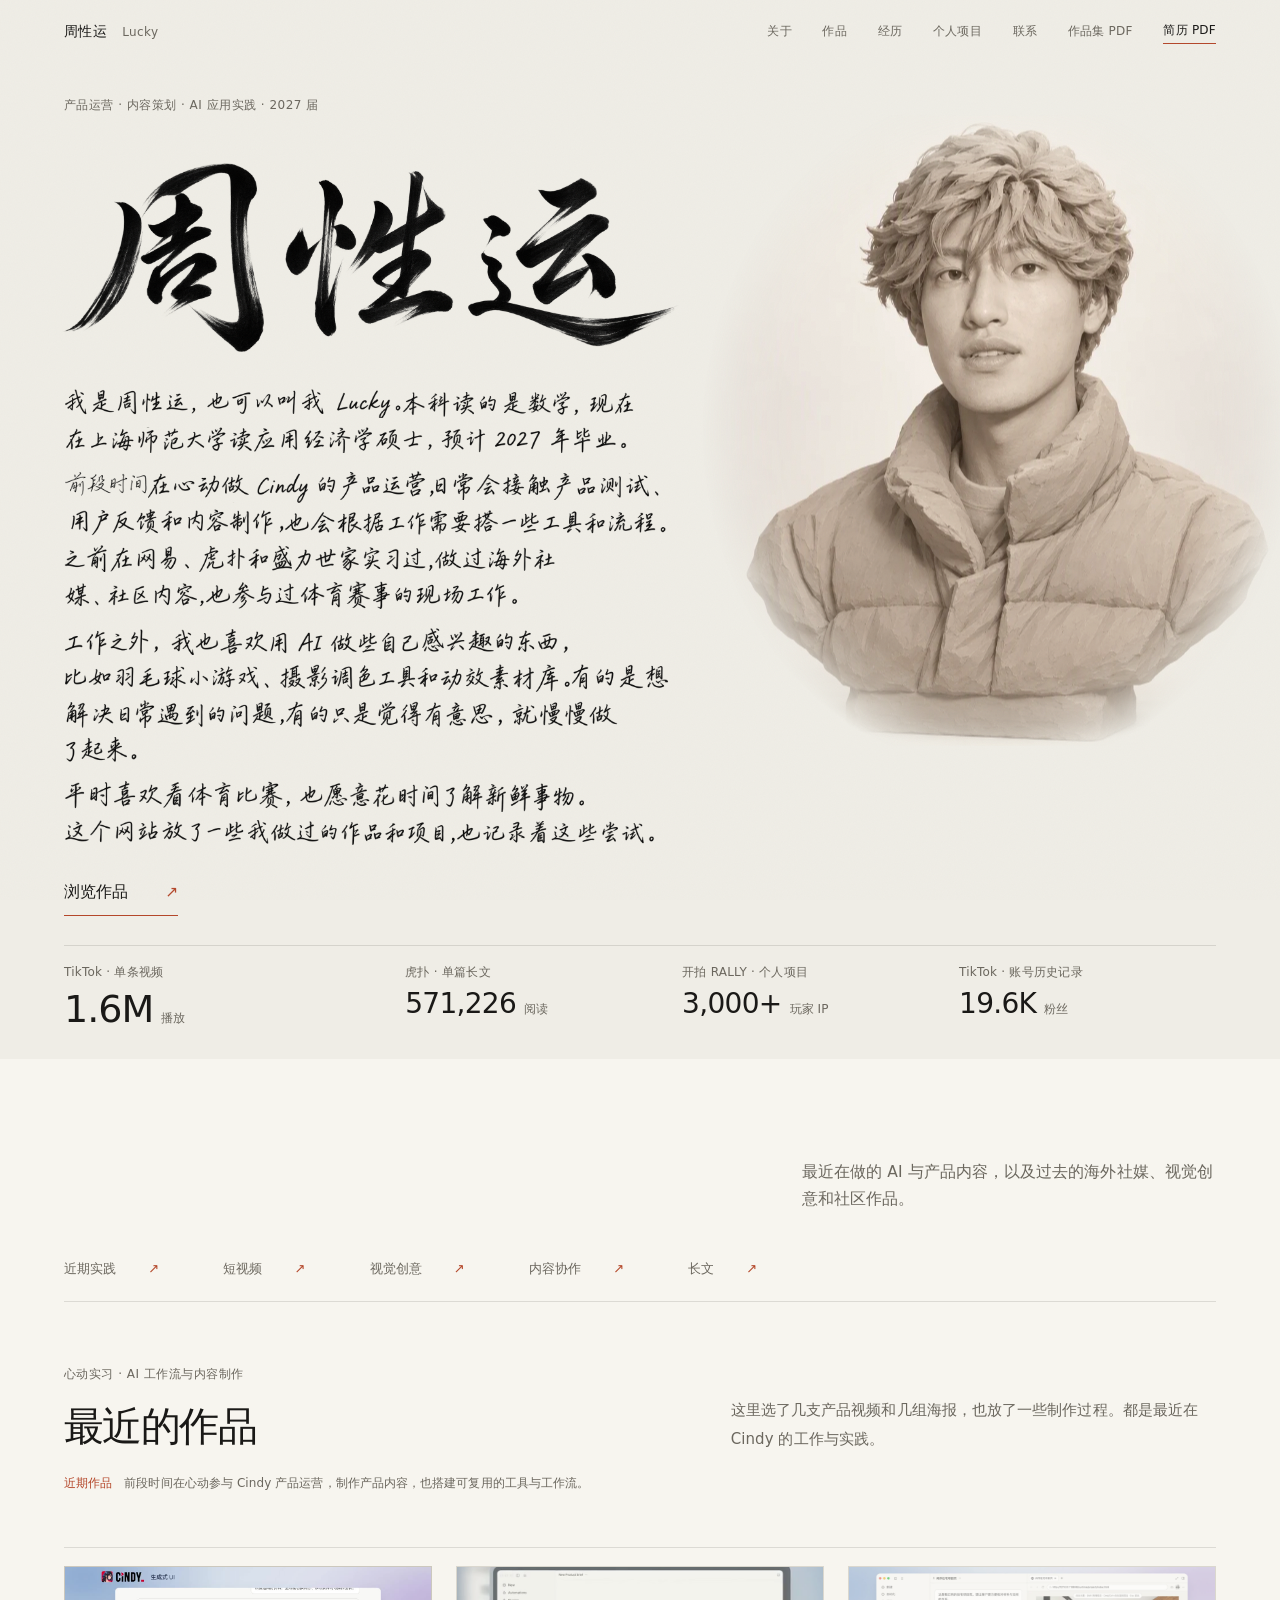
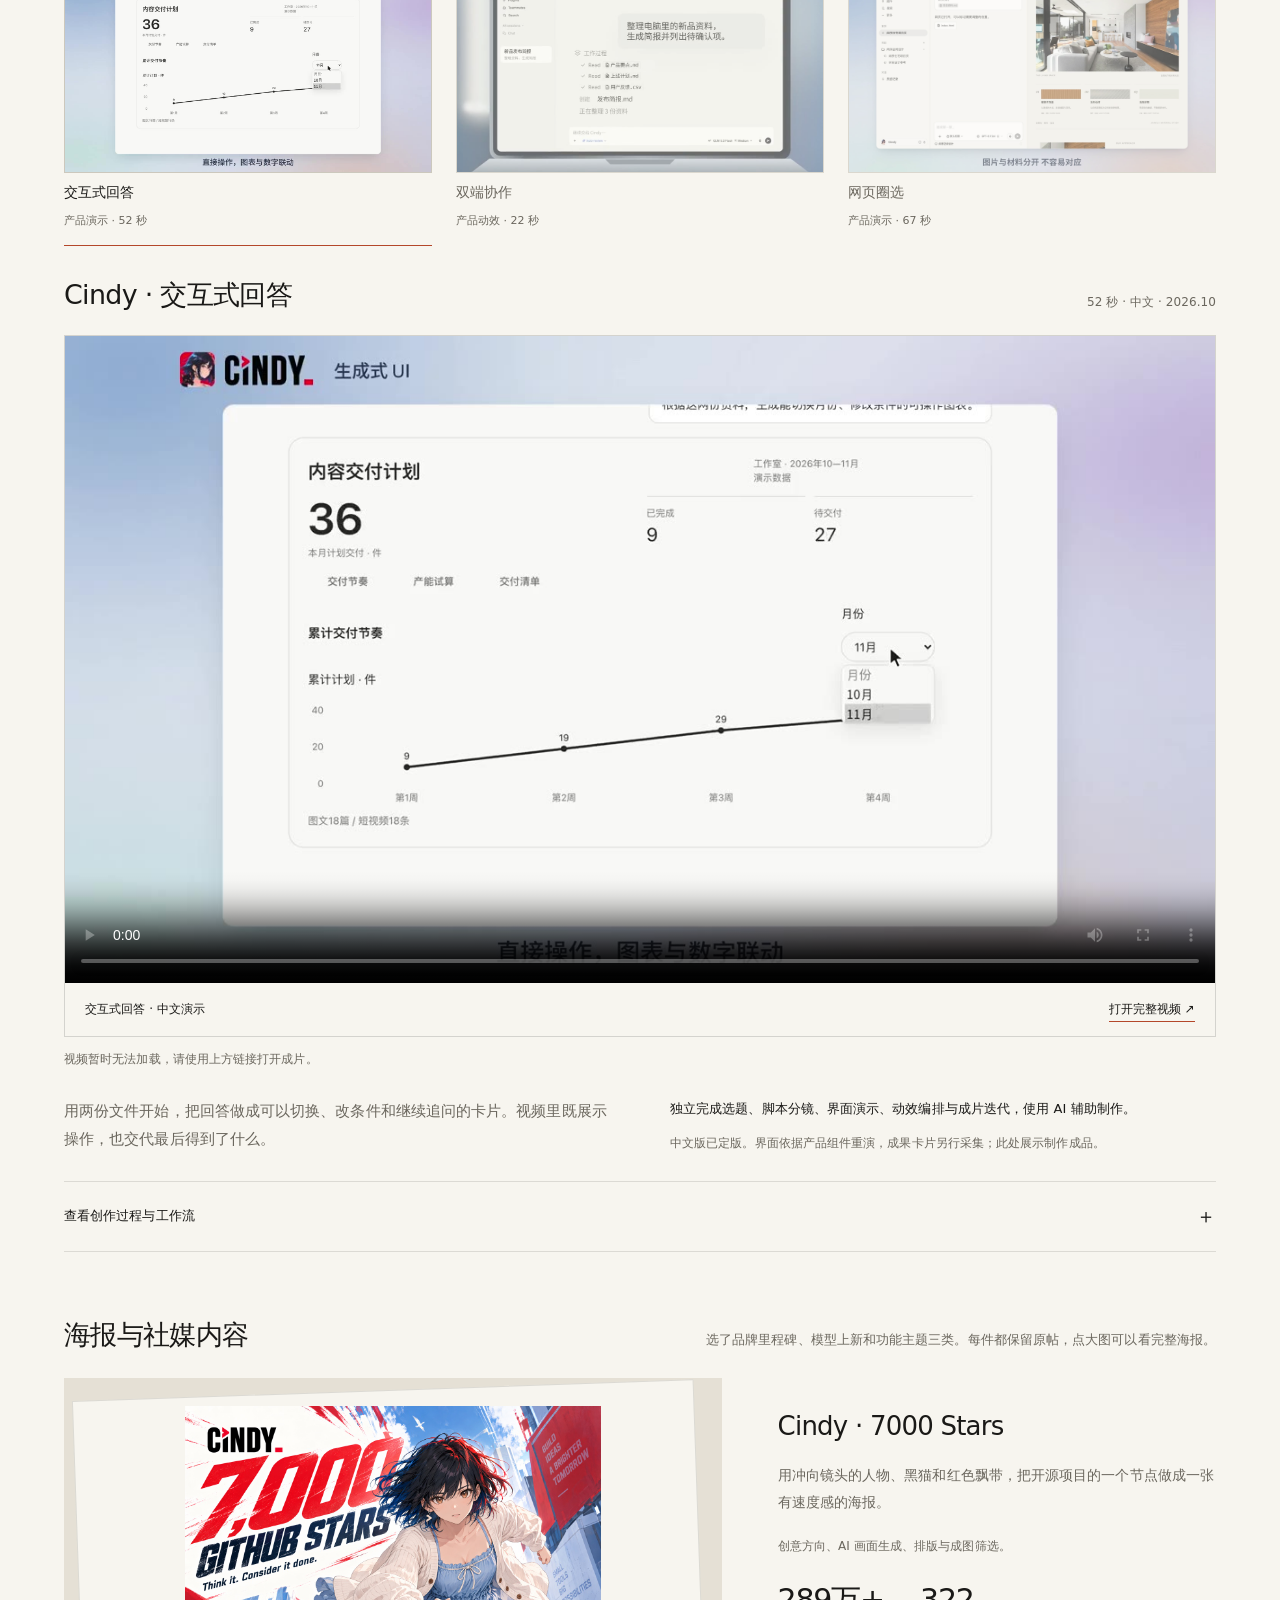
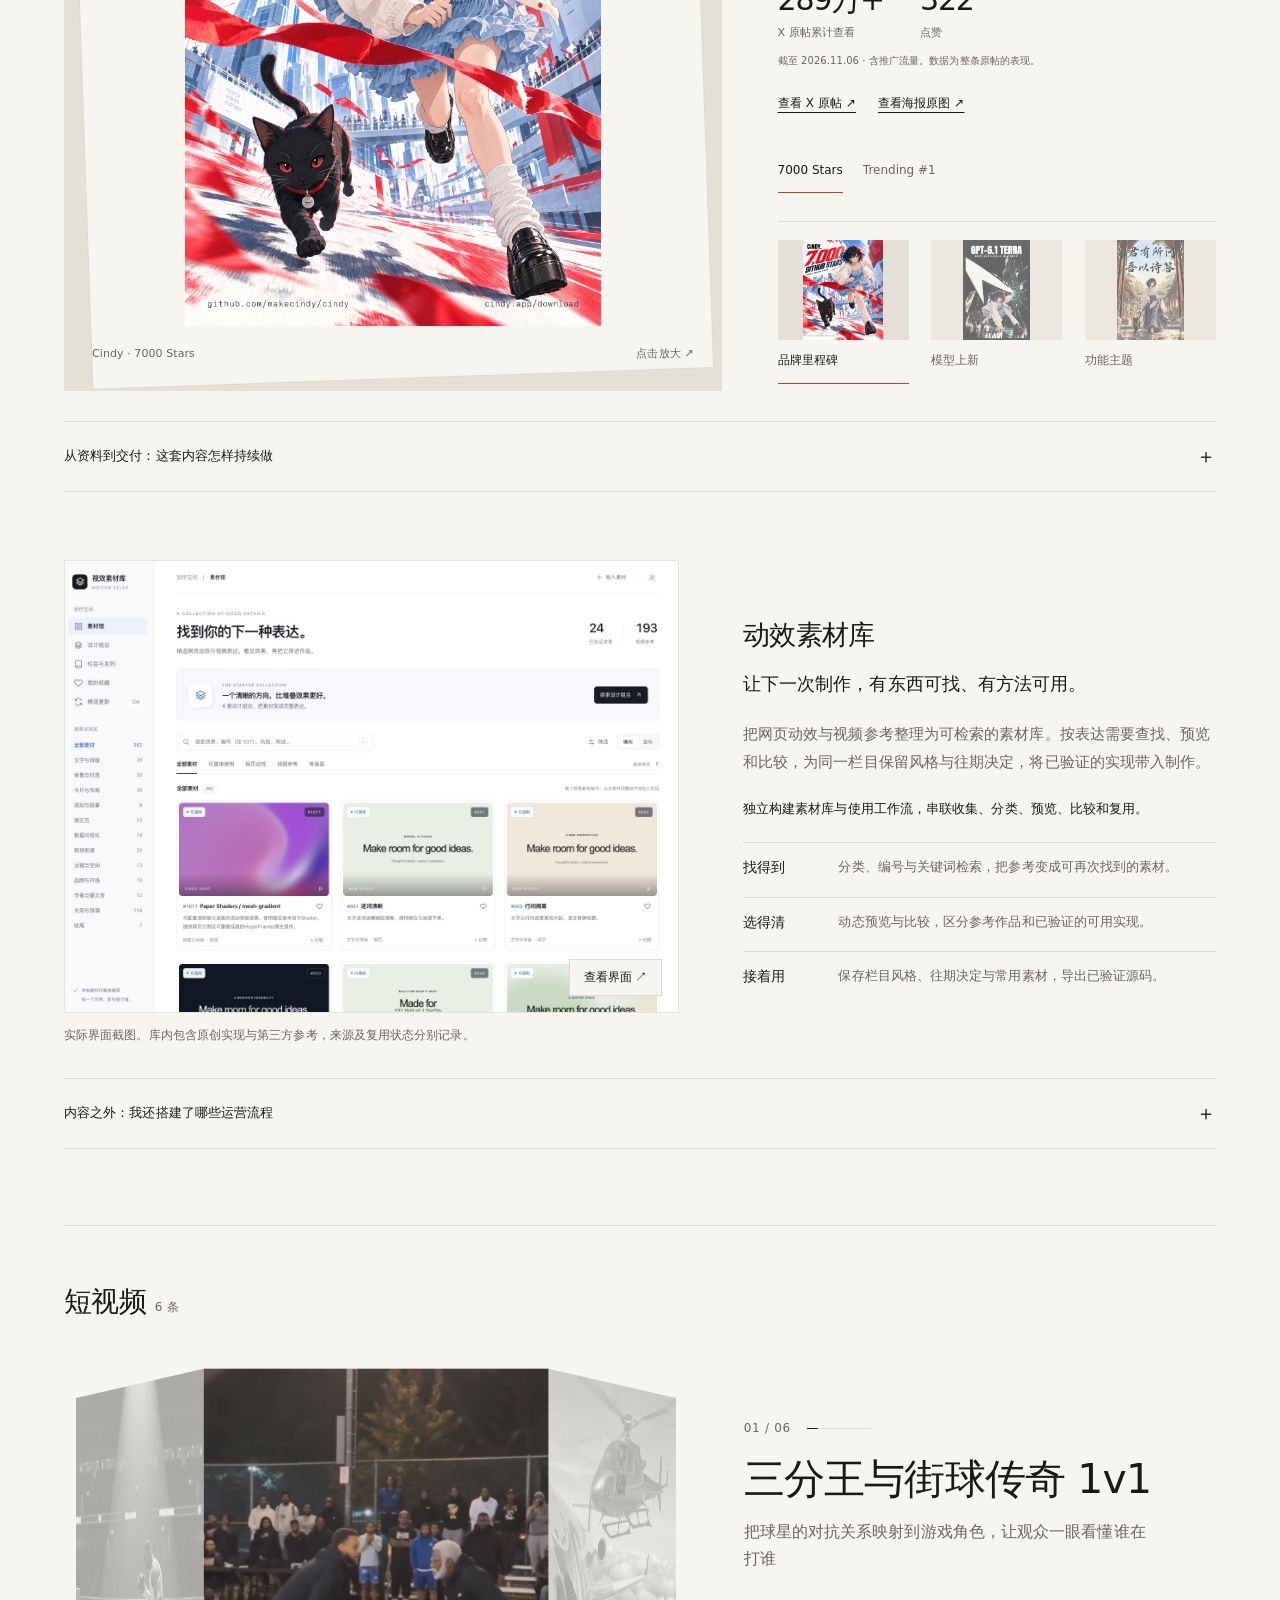
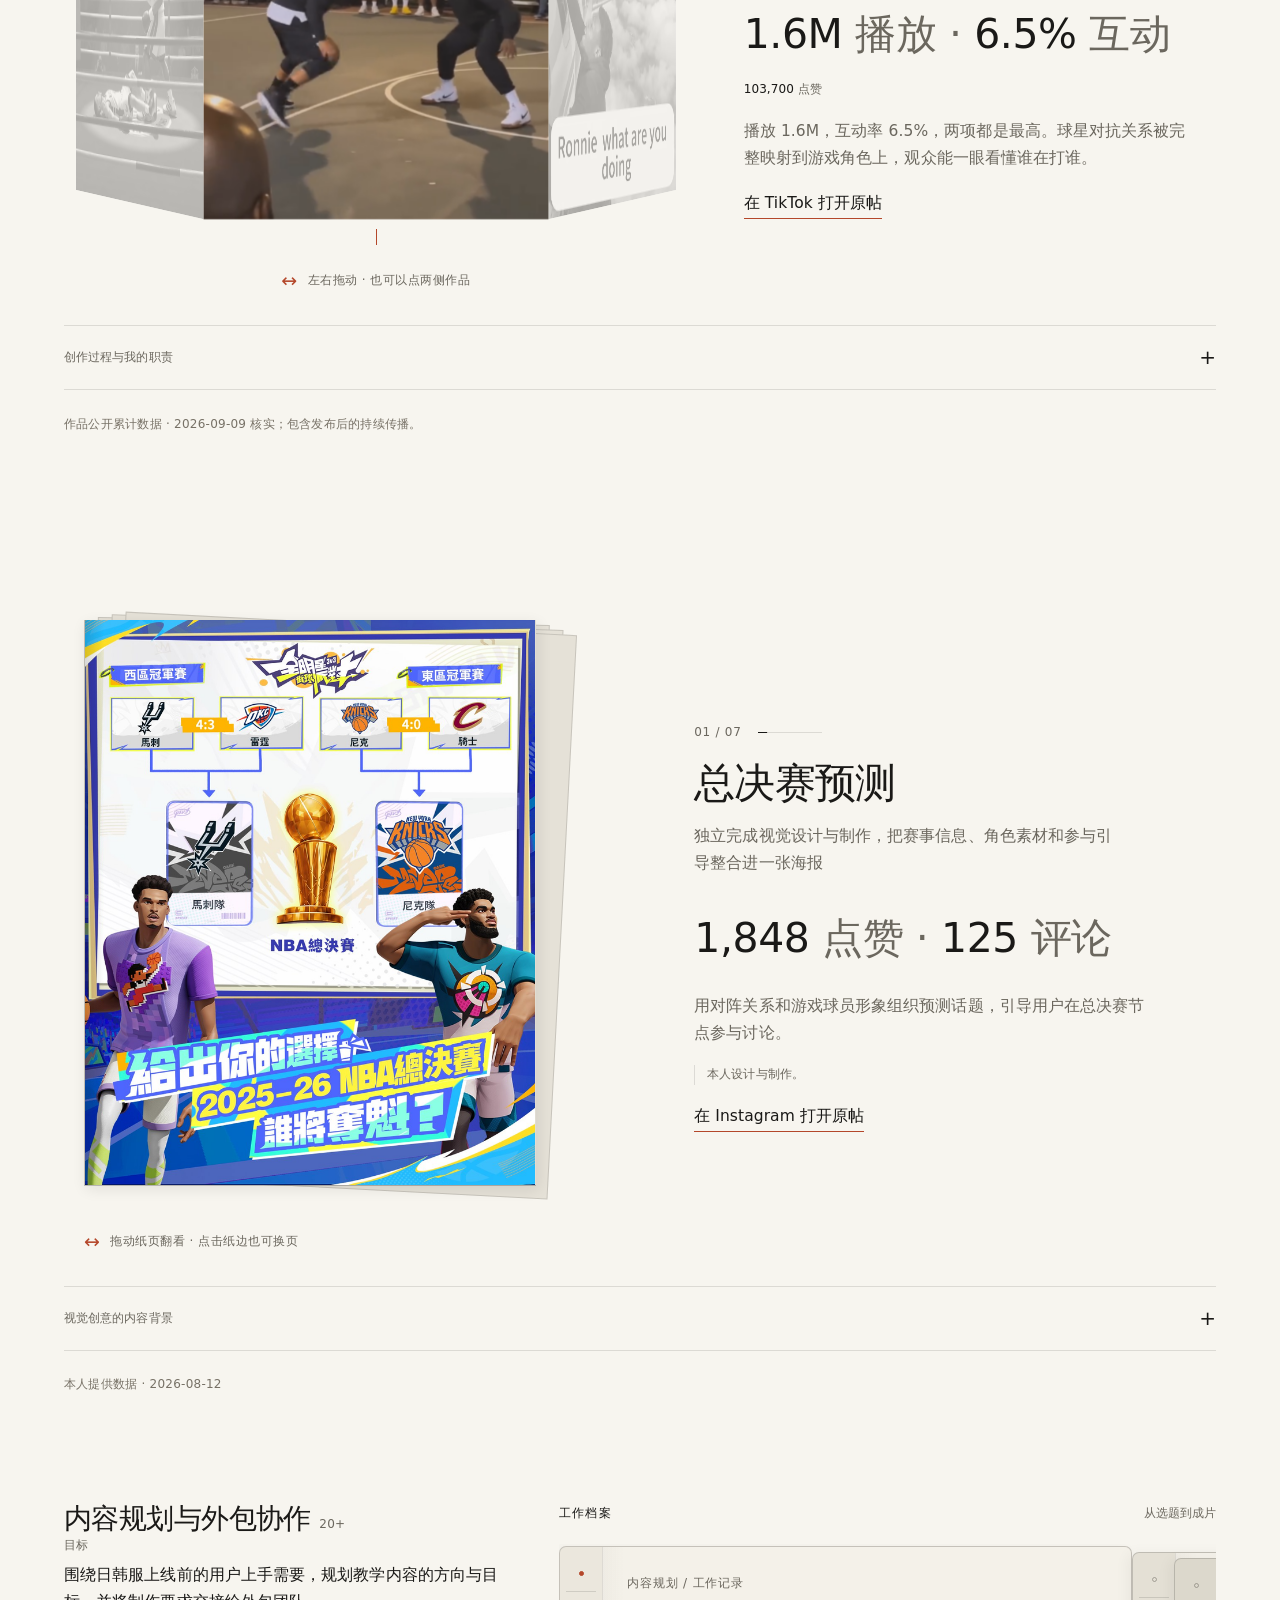
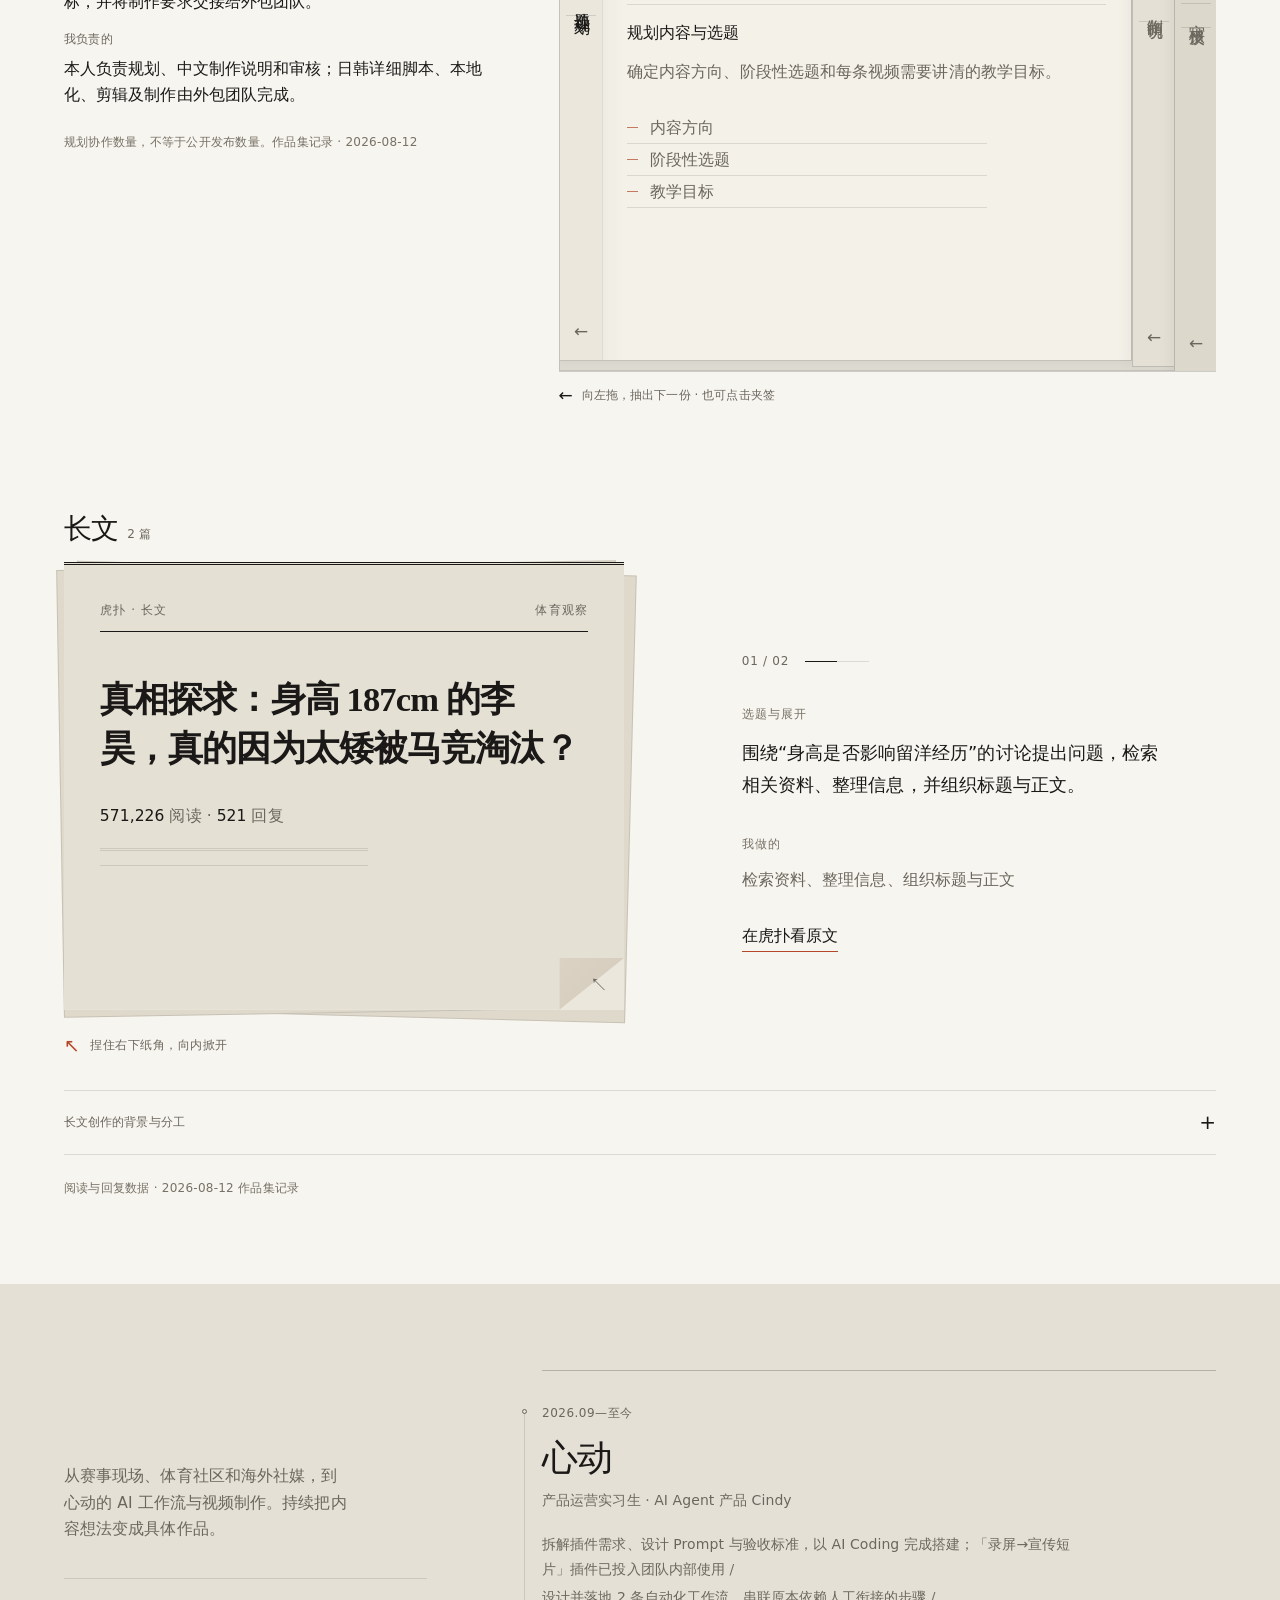
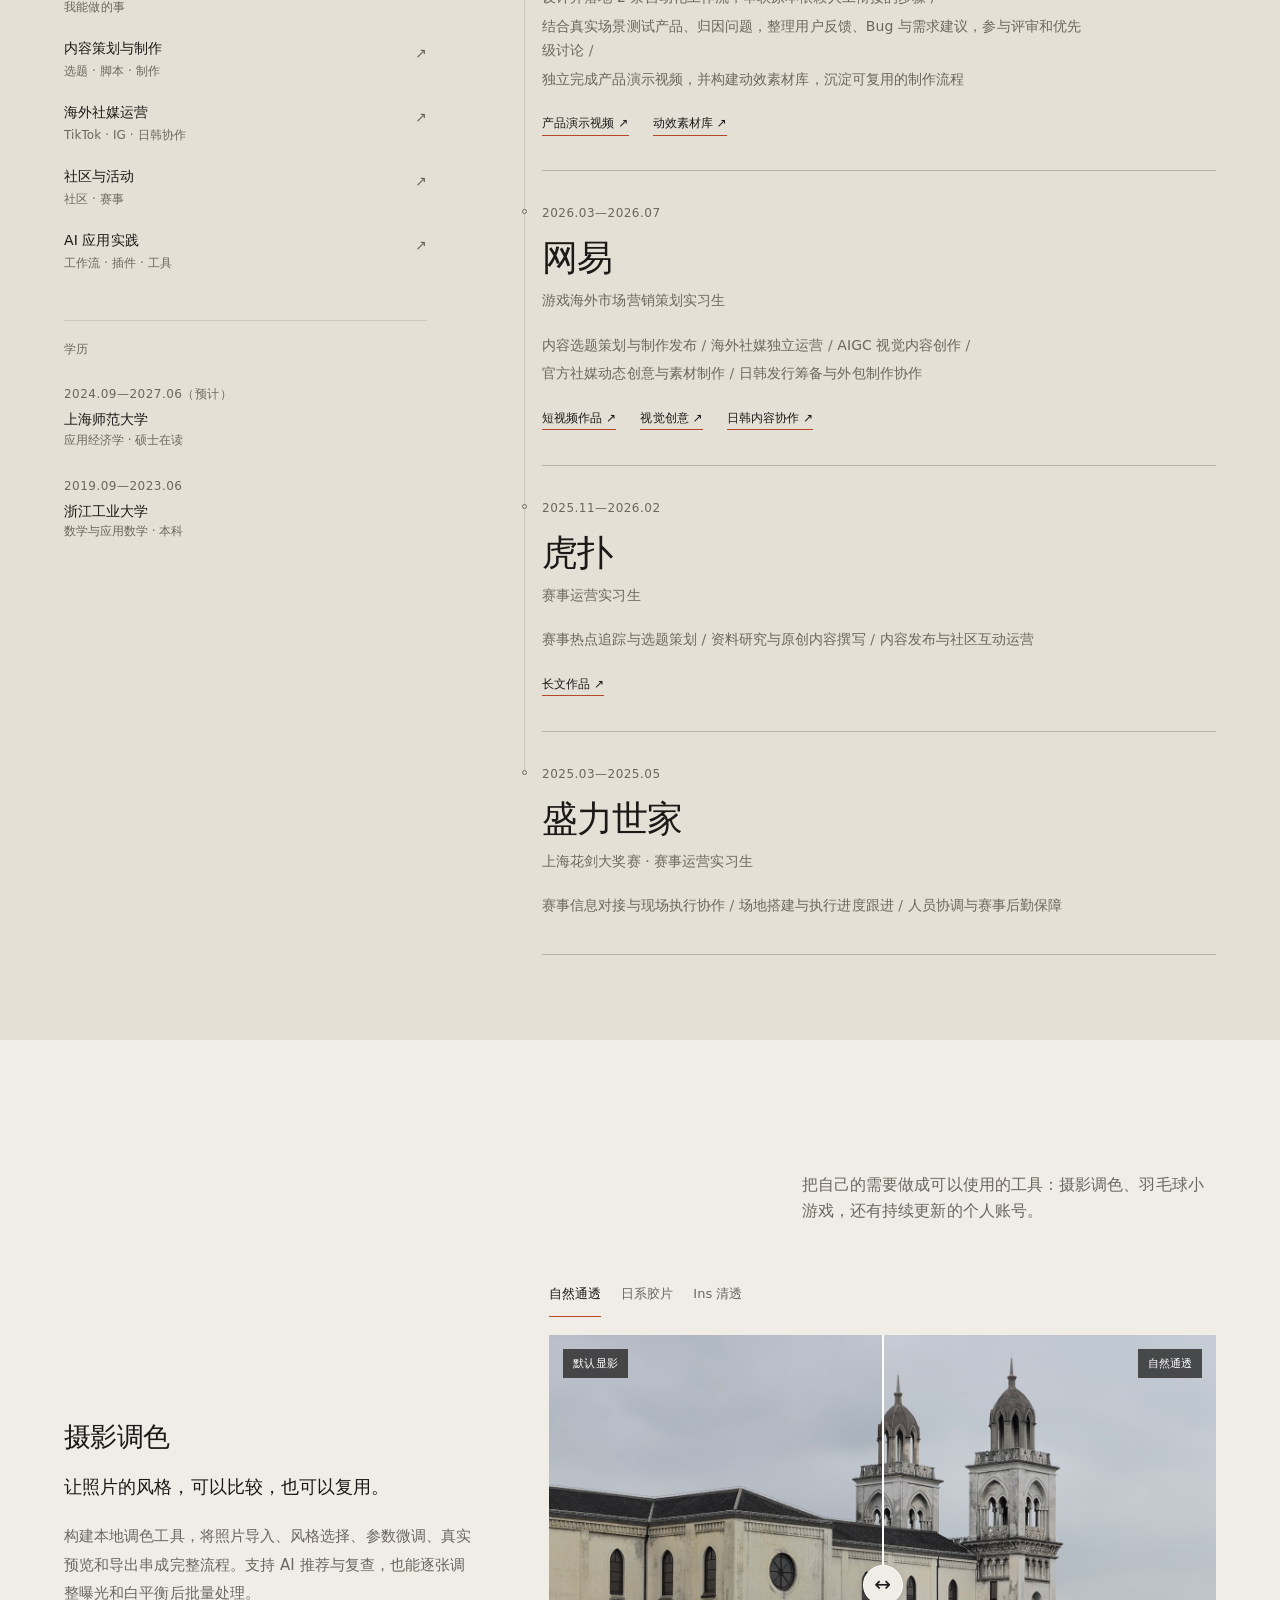
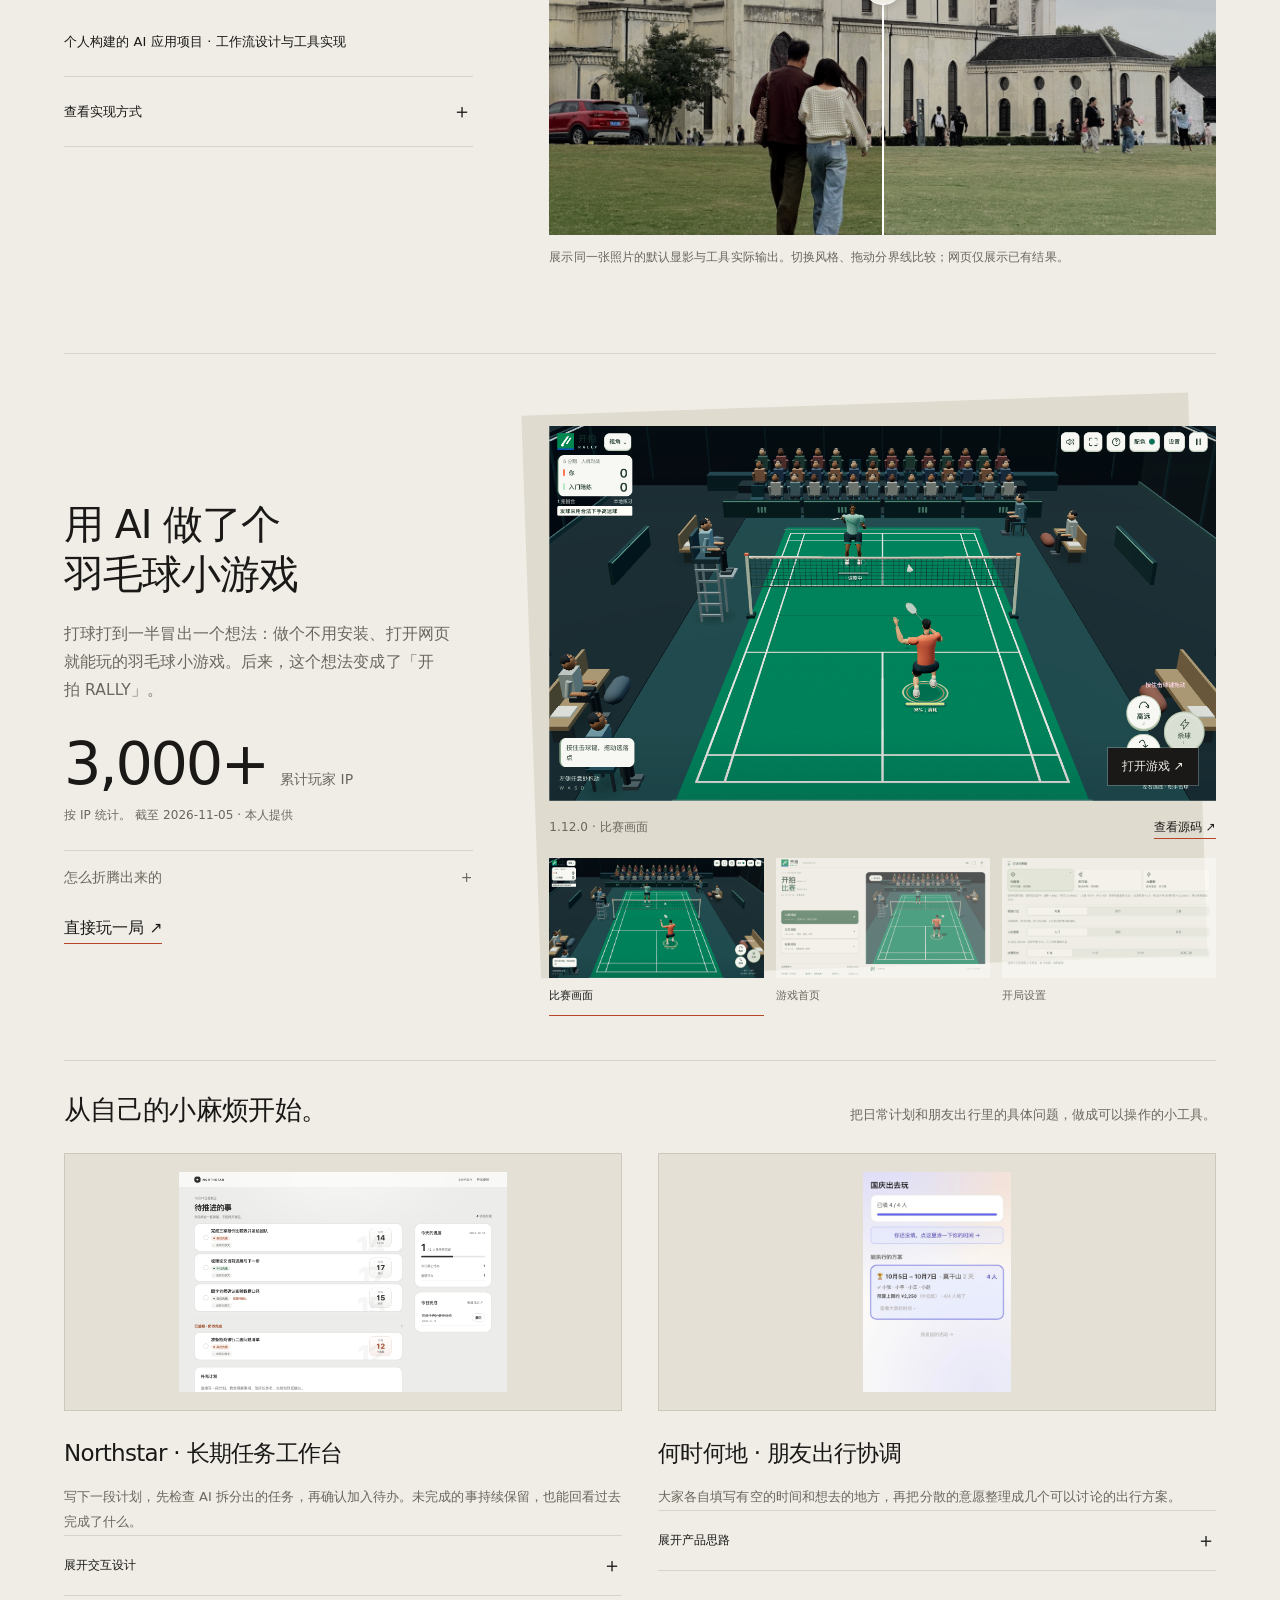
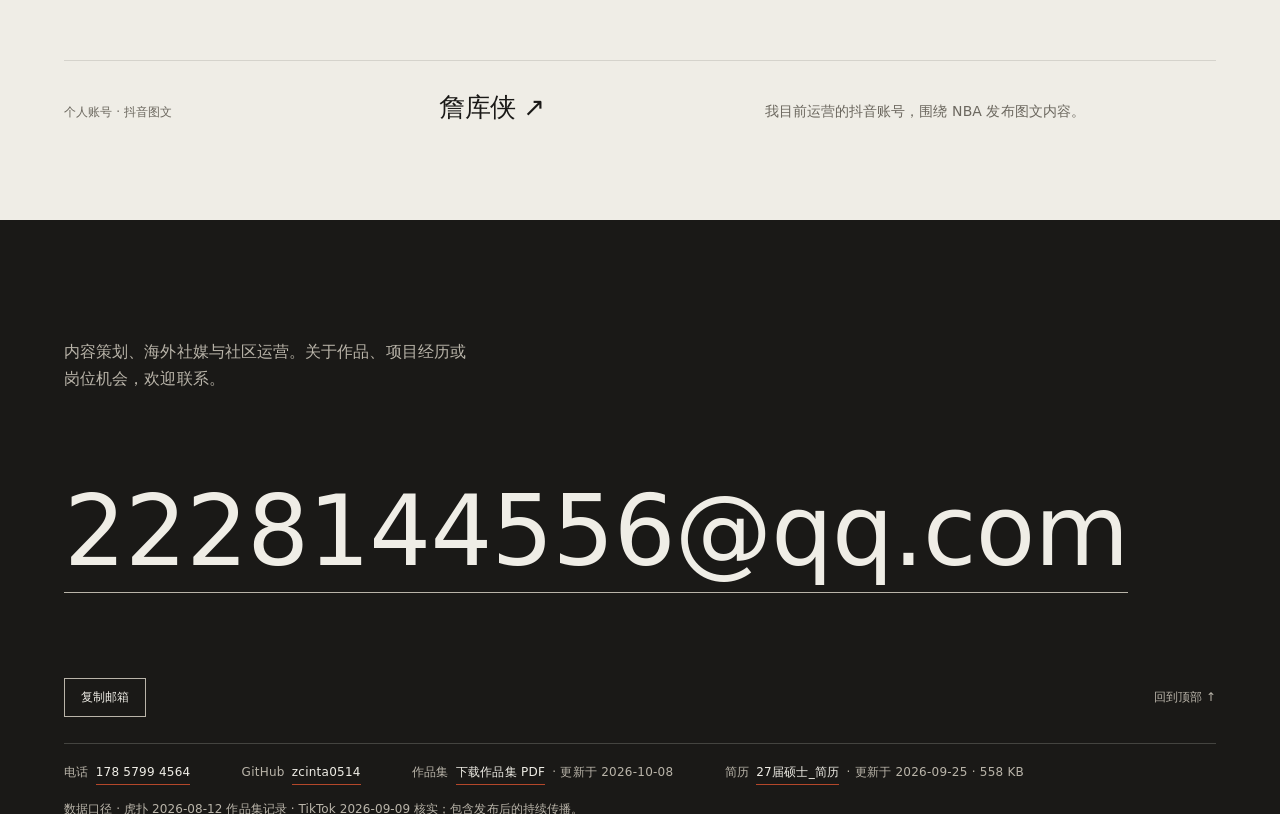
<file: index.html>
<!doctype html>
<html lang="zh-CN">
<head>
<meta charset="utf-8">
<meta name="viewport" content="width=device-width,initial-scale=1">
<title>周性运 · 内容策划与海外社媒运营</title>
<meta http-equiv="refresh" content="0;url=site/">
<script>location.replace('site/' + location.search + location.hash);</script>
</head>
<body><p><a href="site/">进入周性运的个人作品集</a></p></body>
</html>
</file>
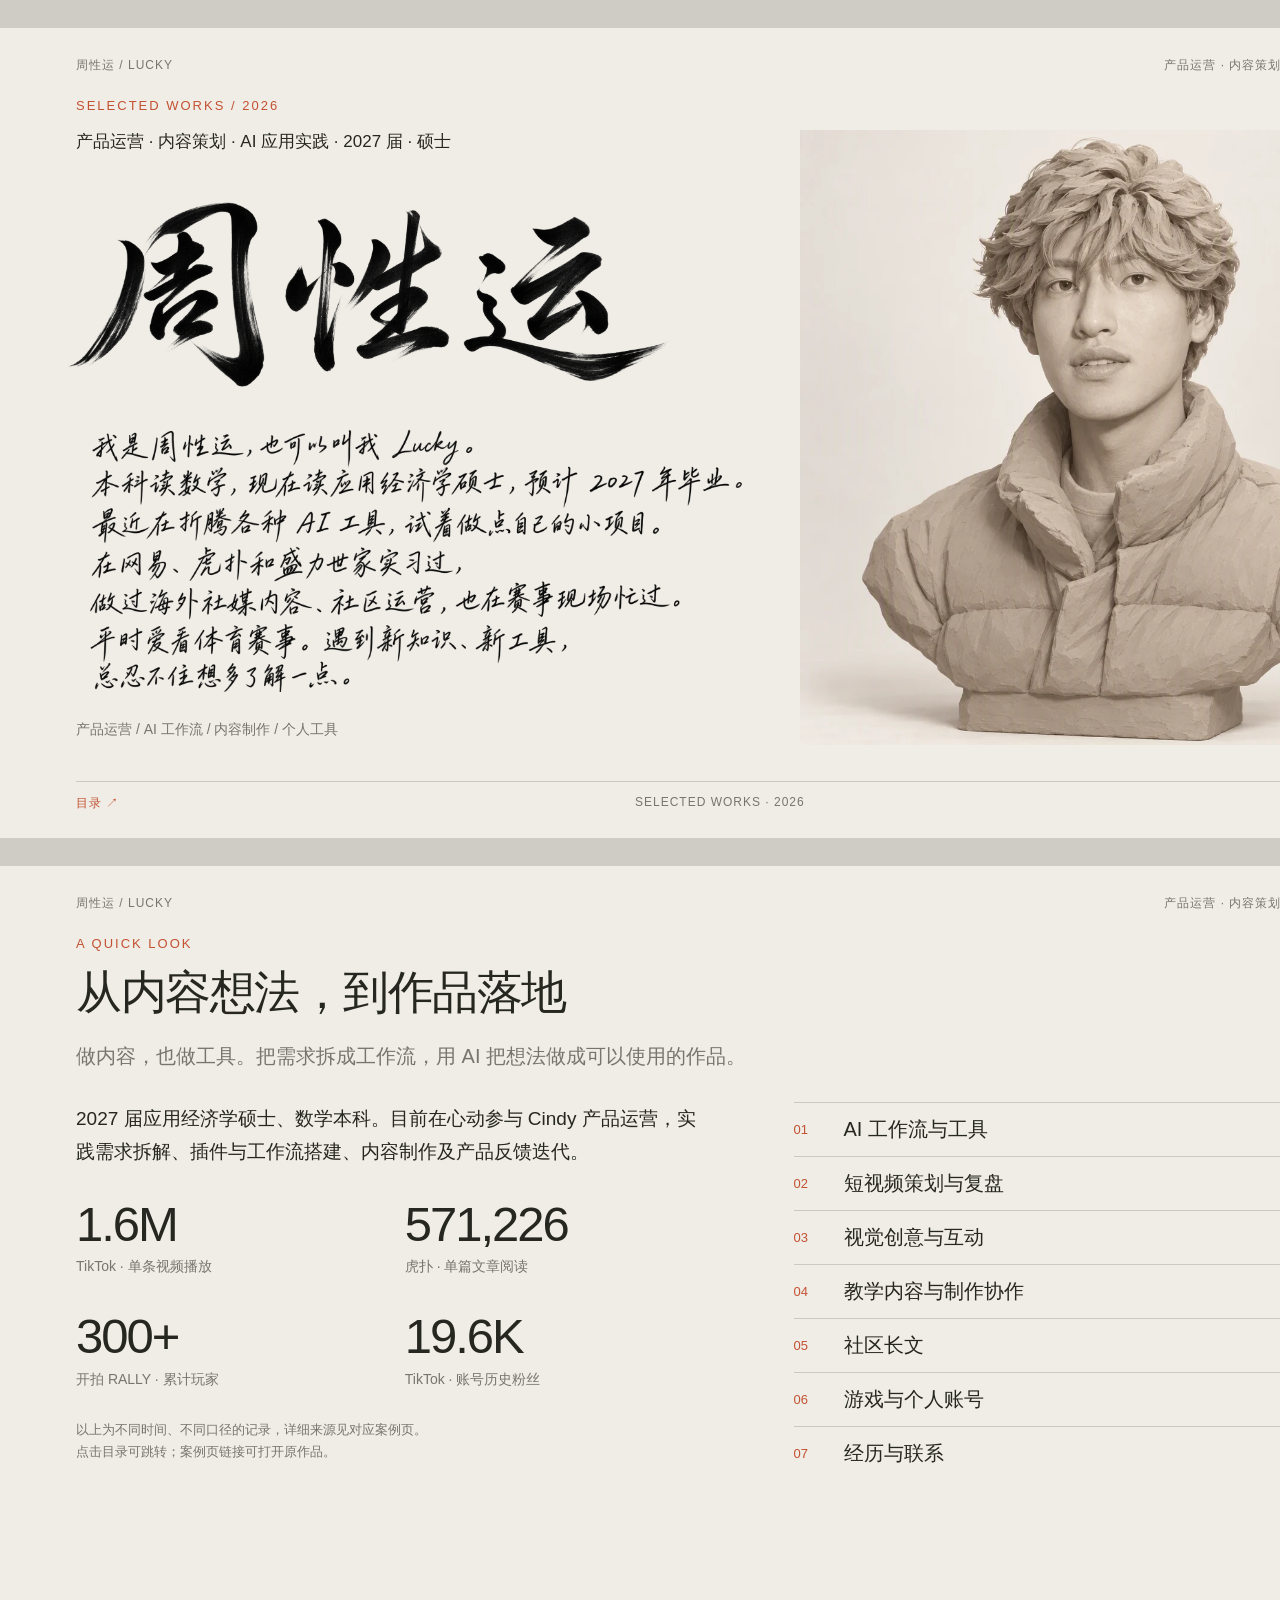
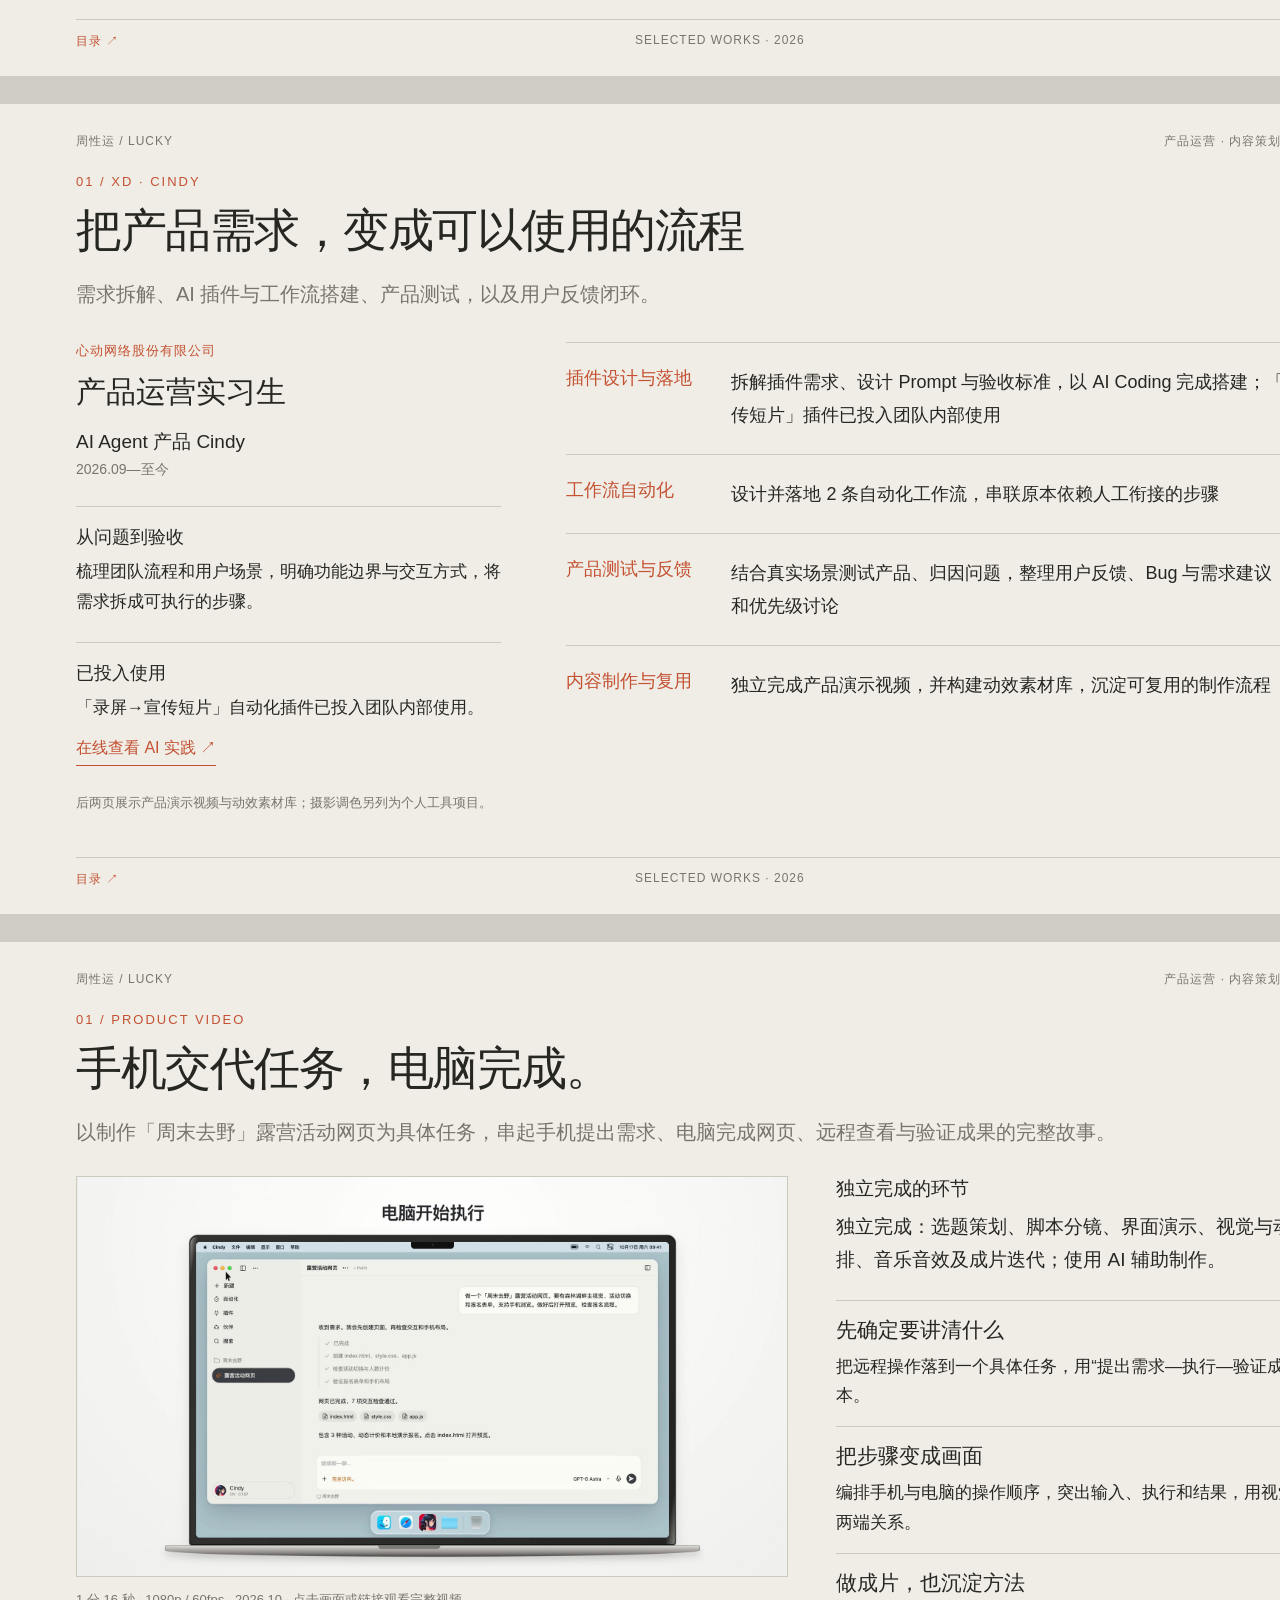
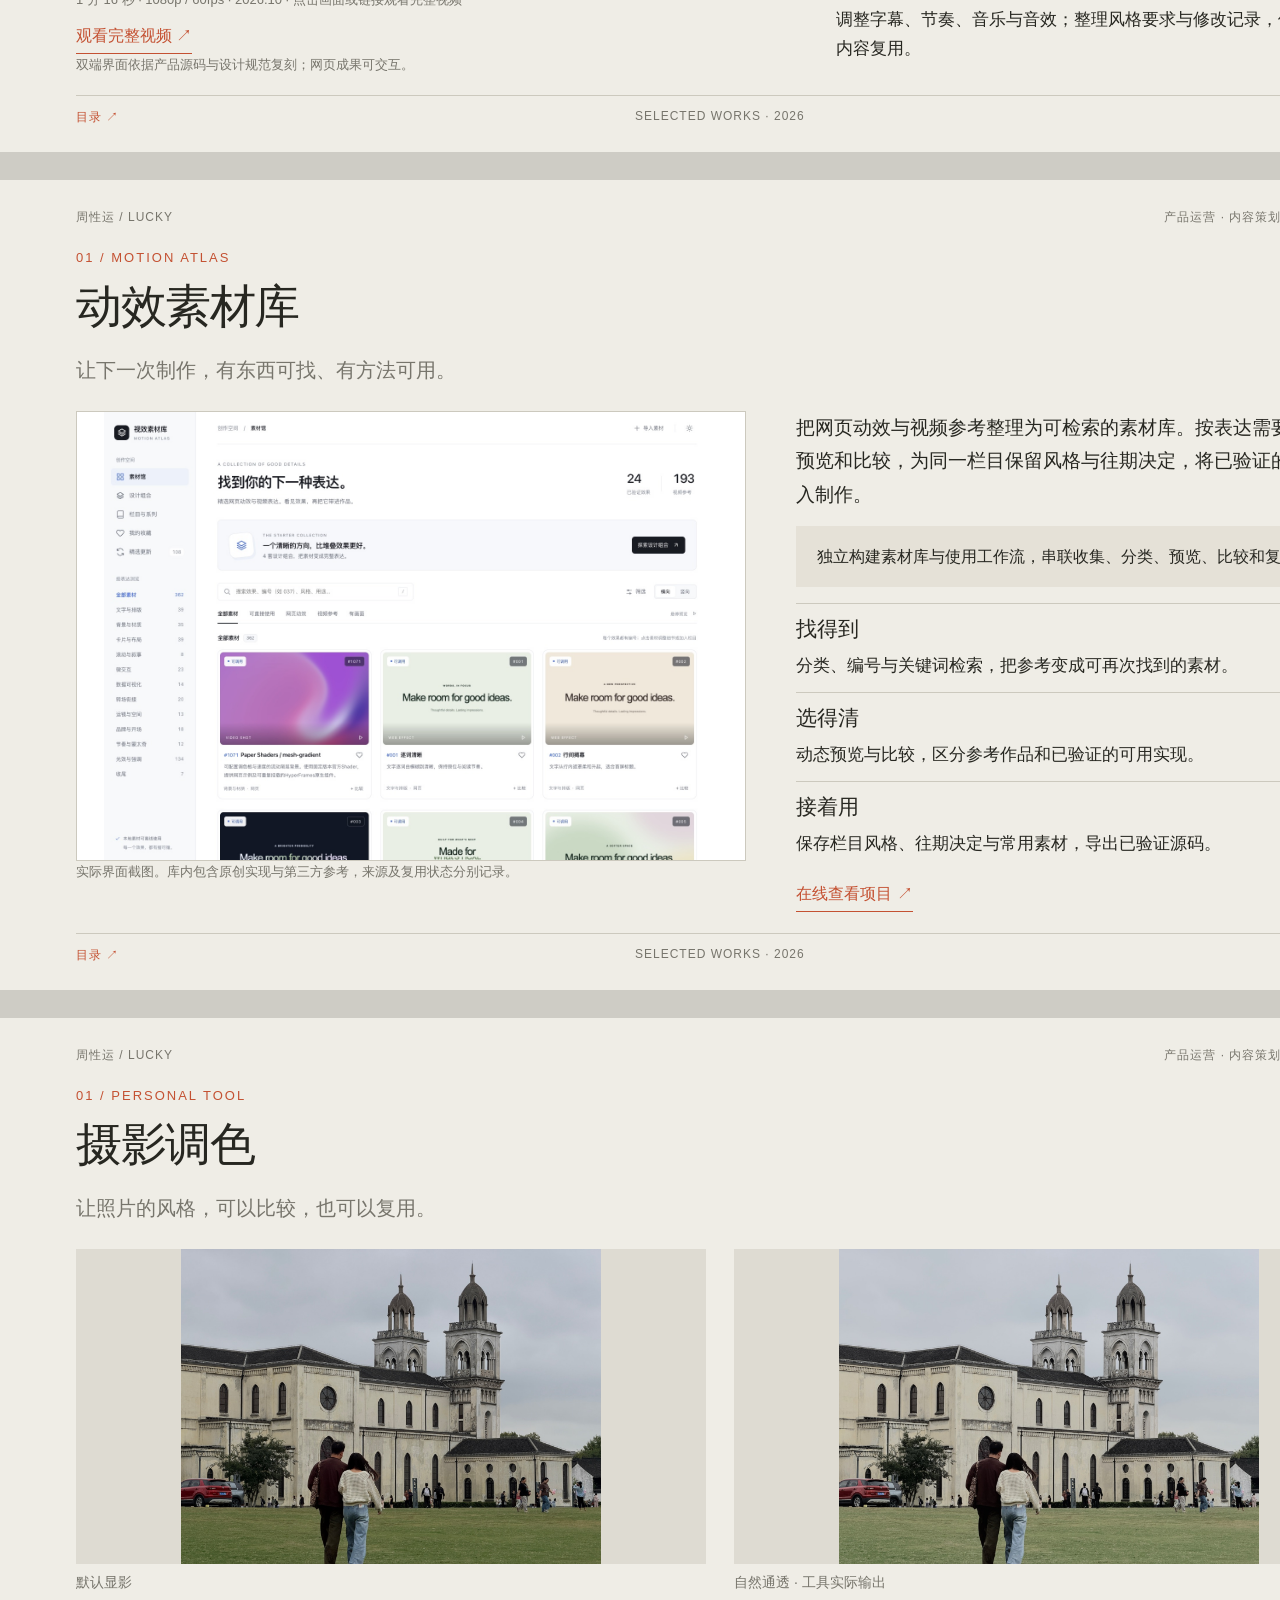
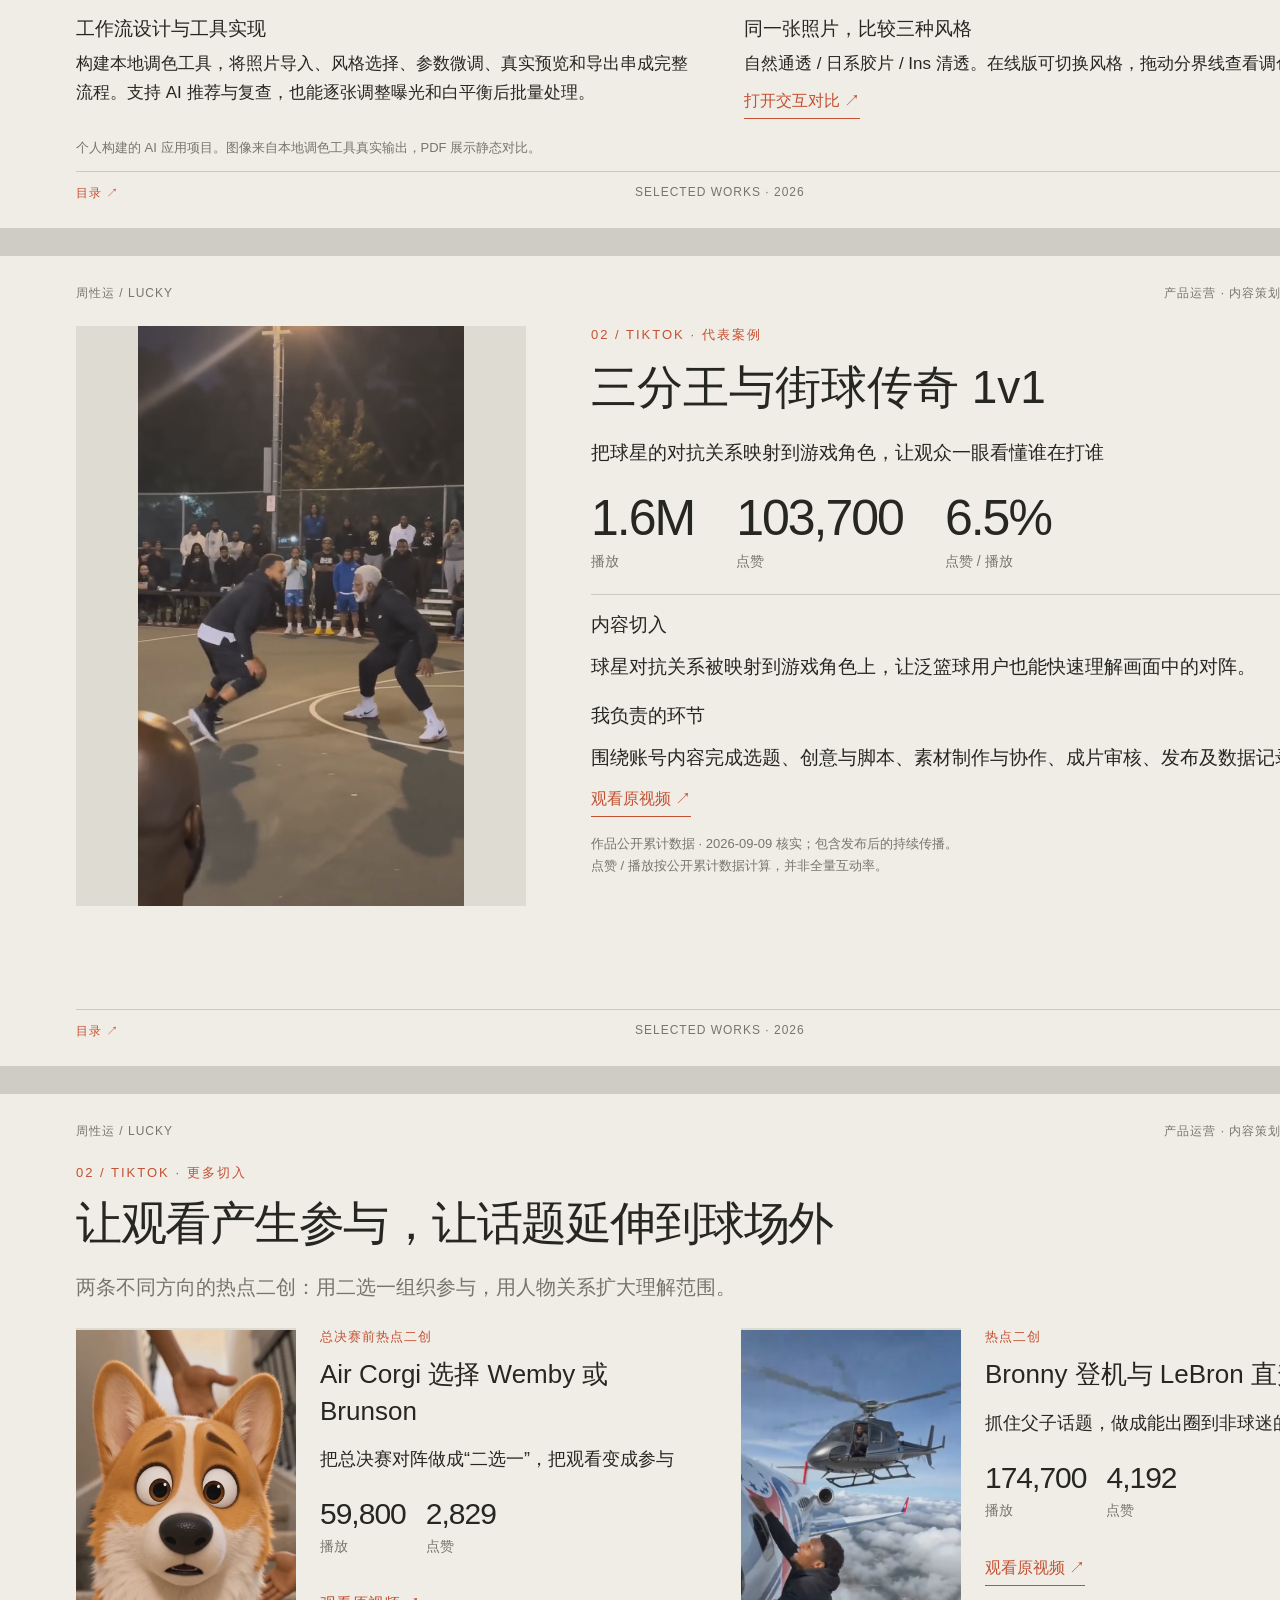
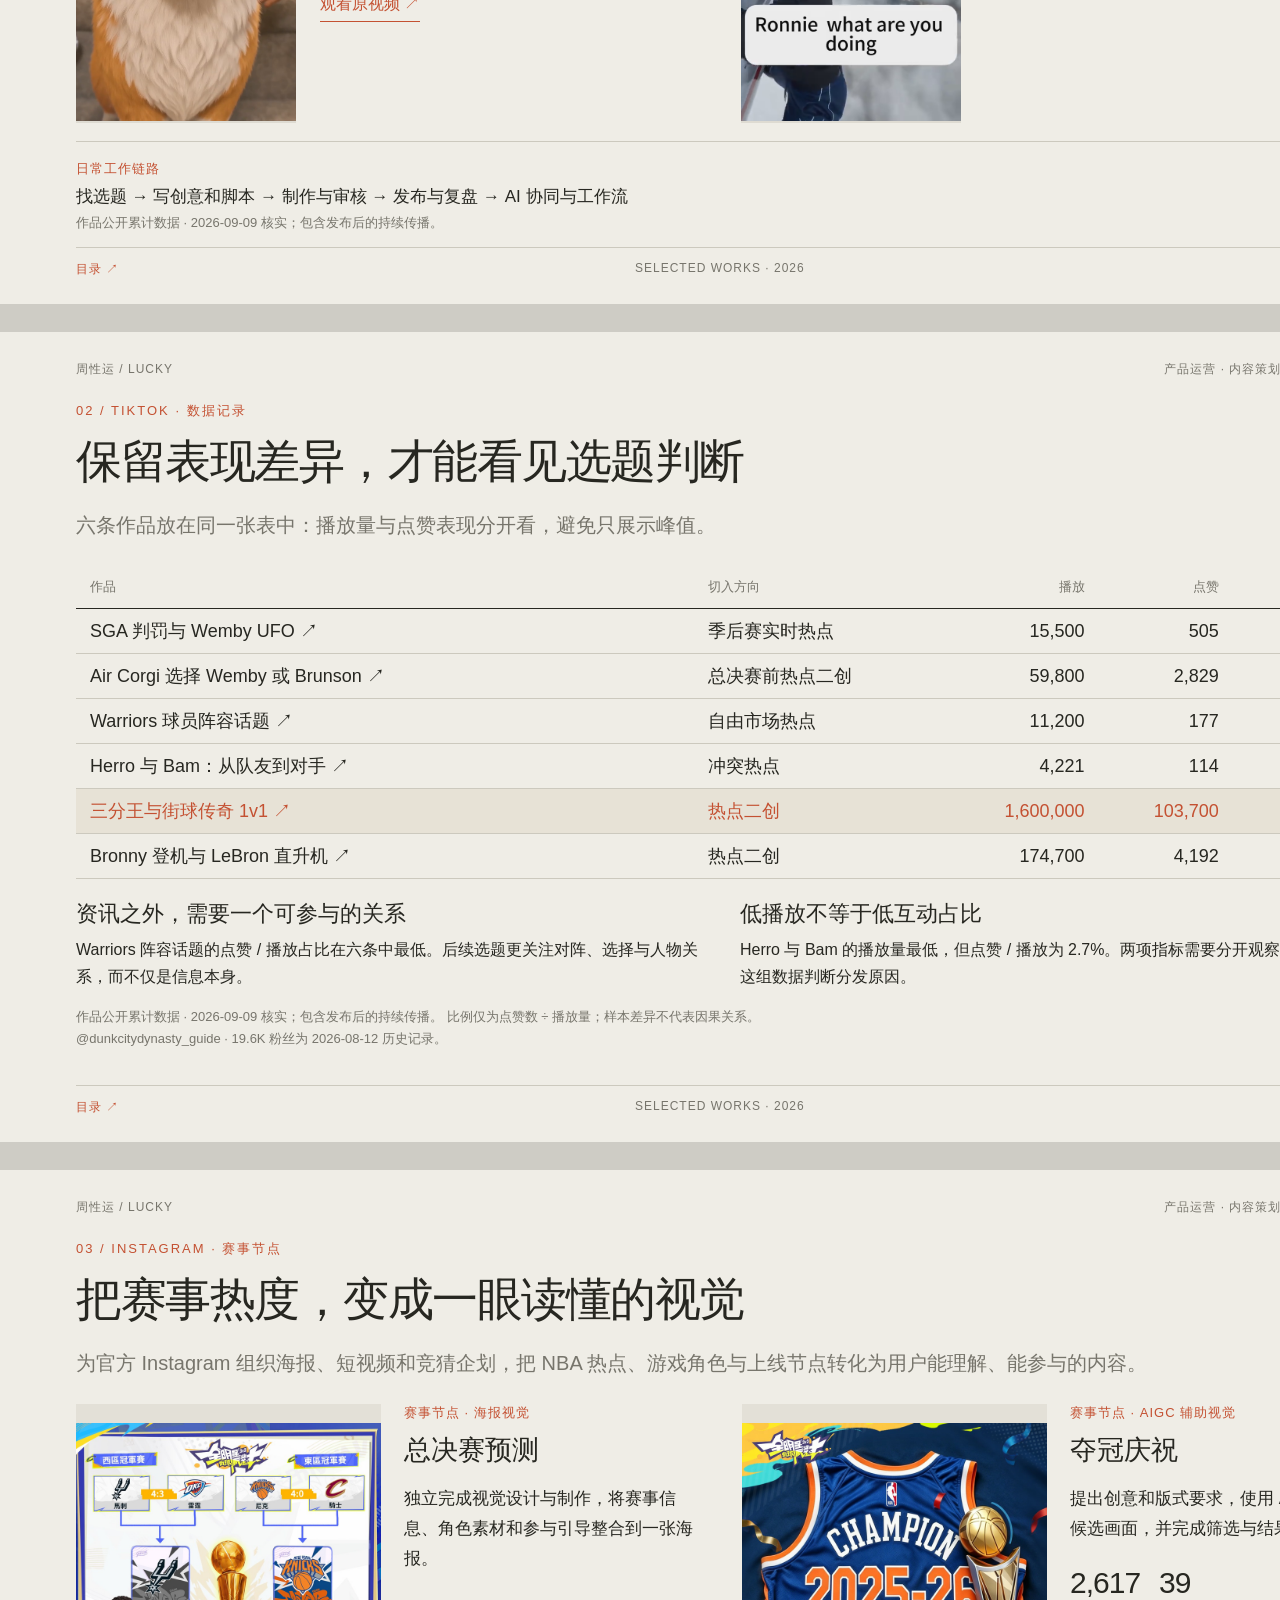
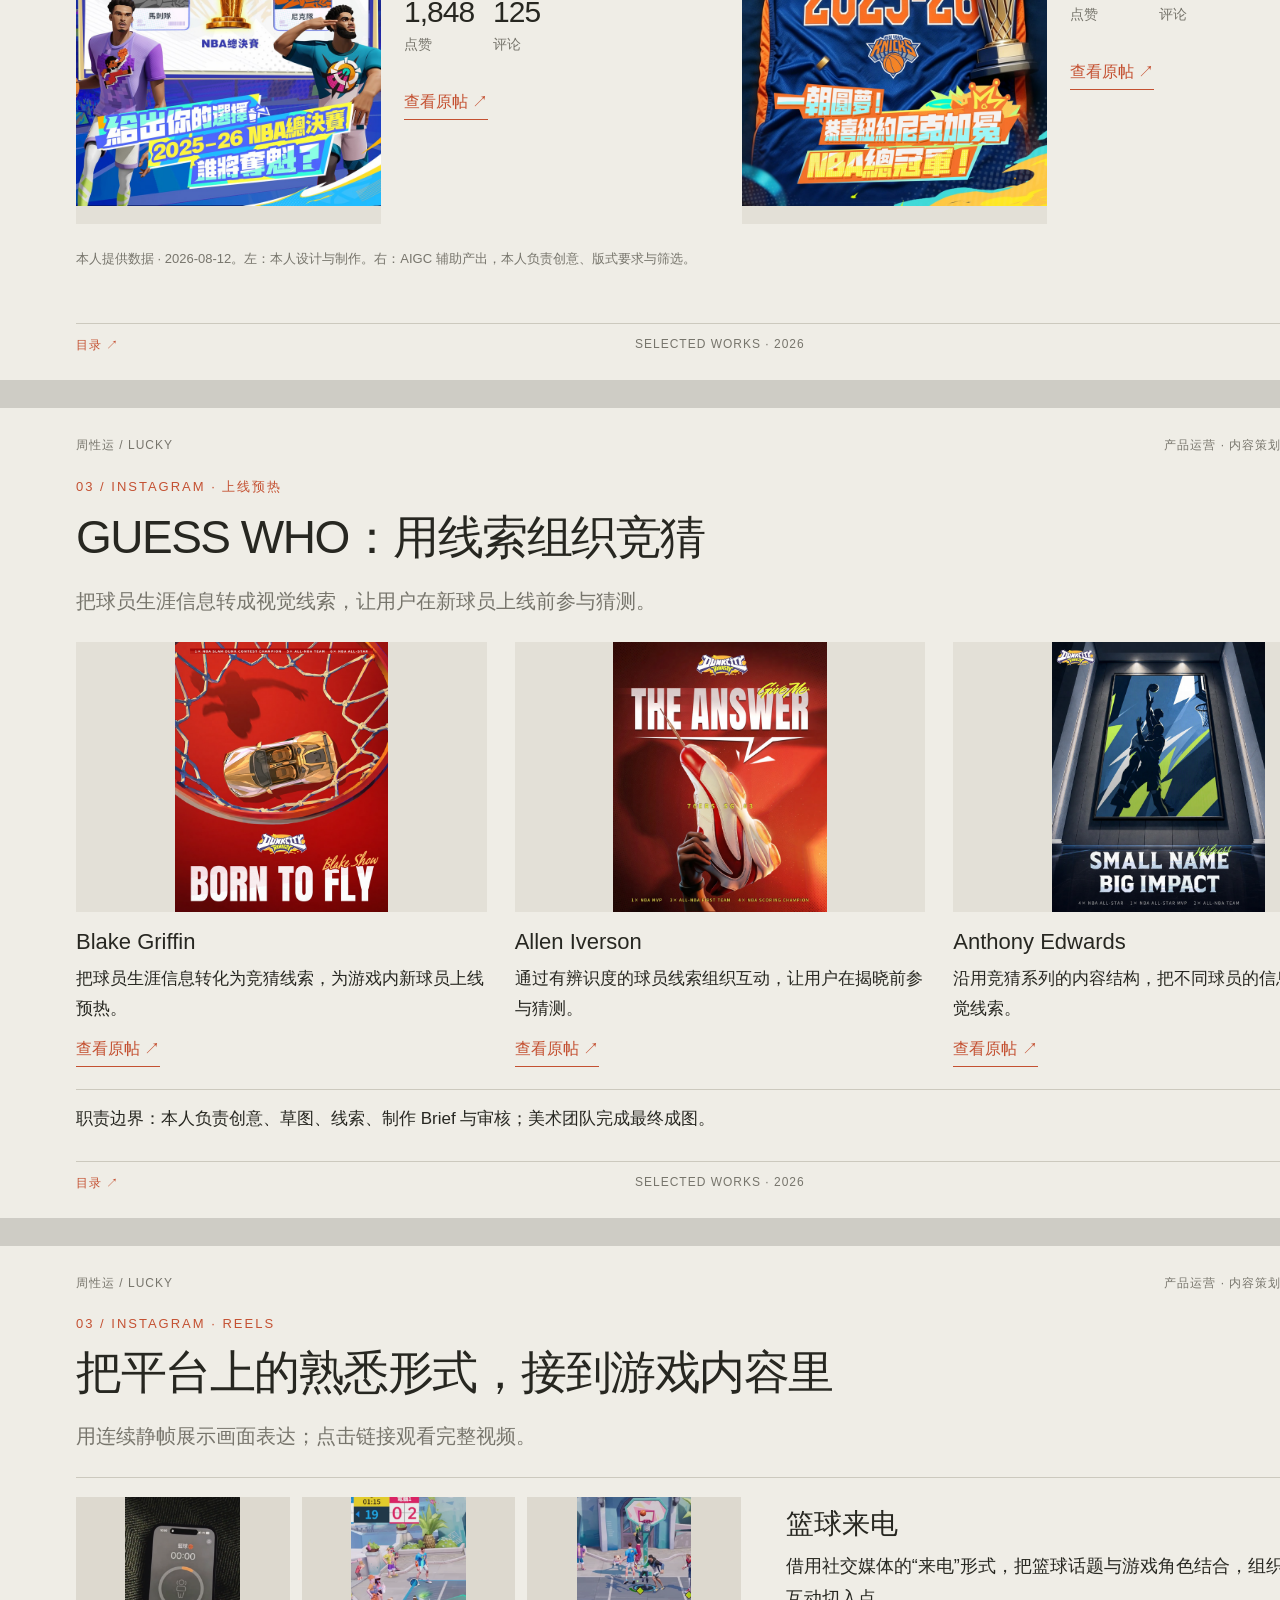
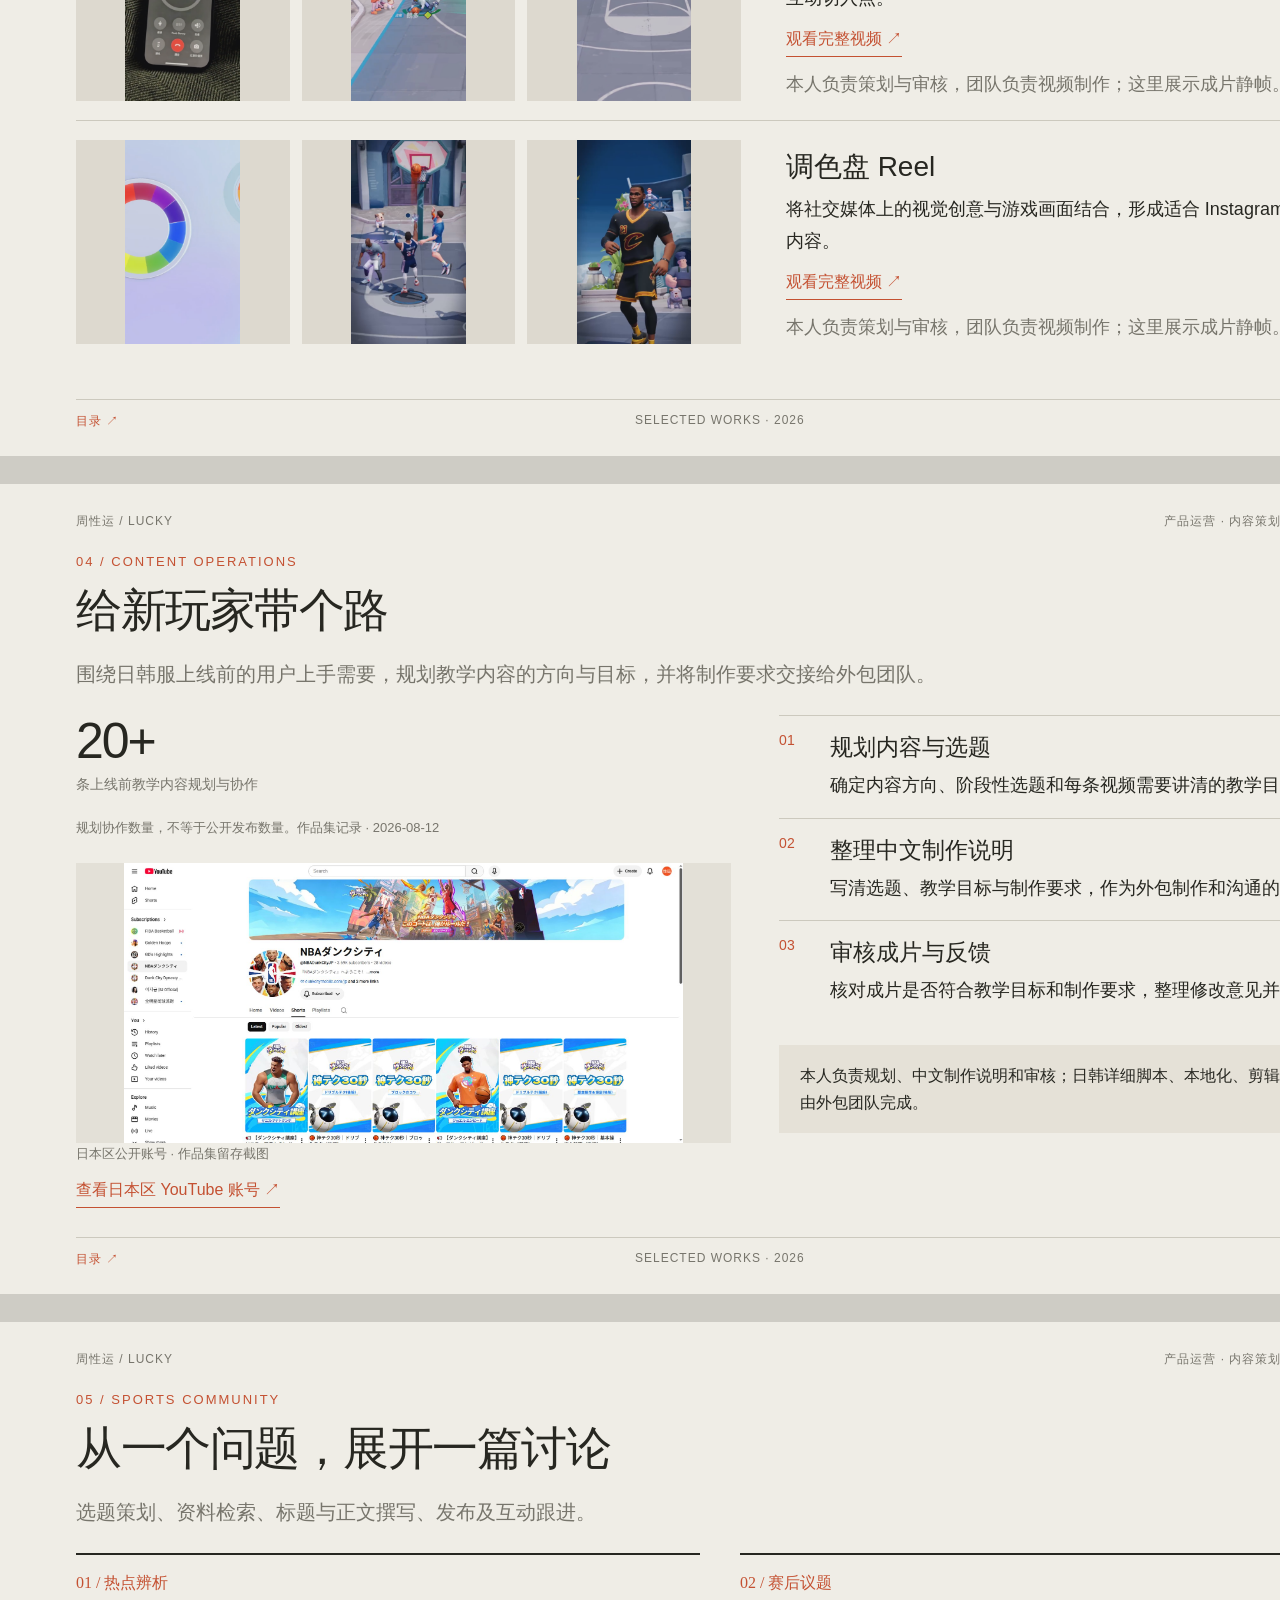
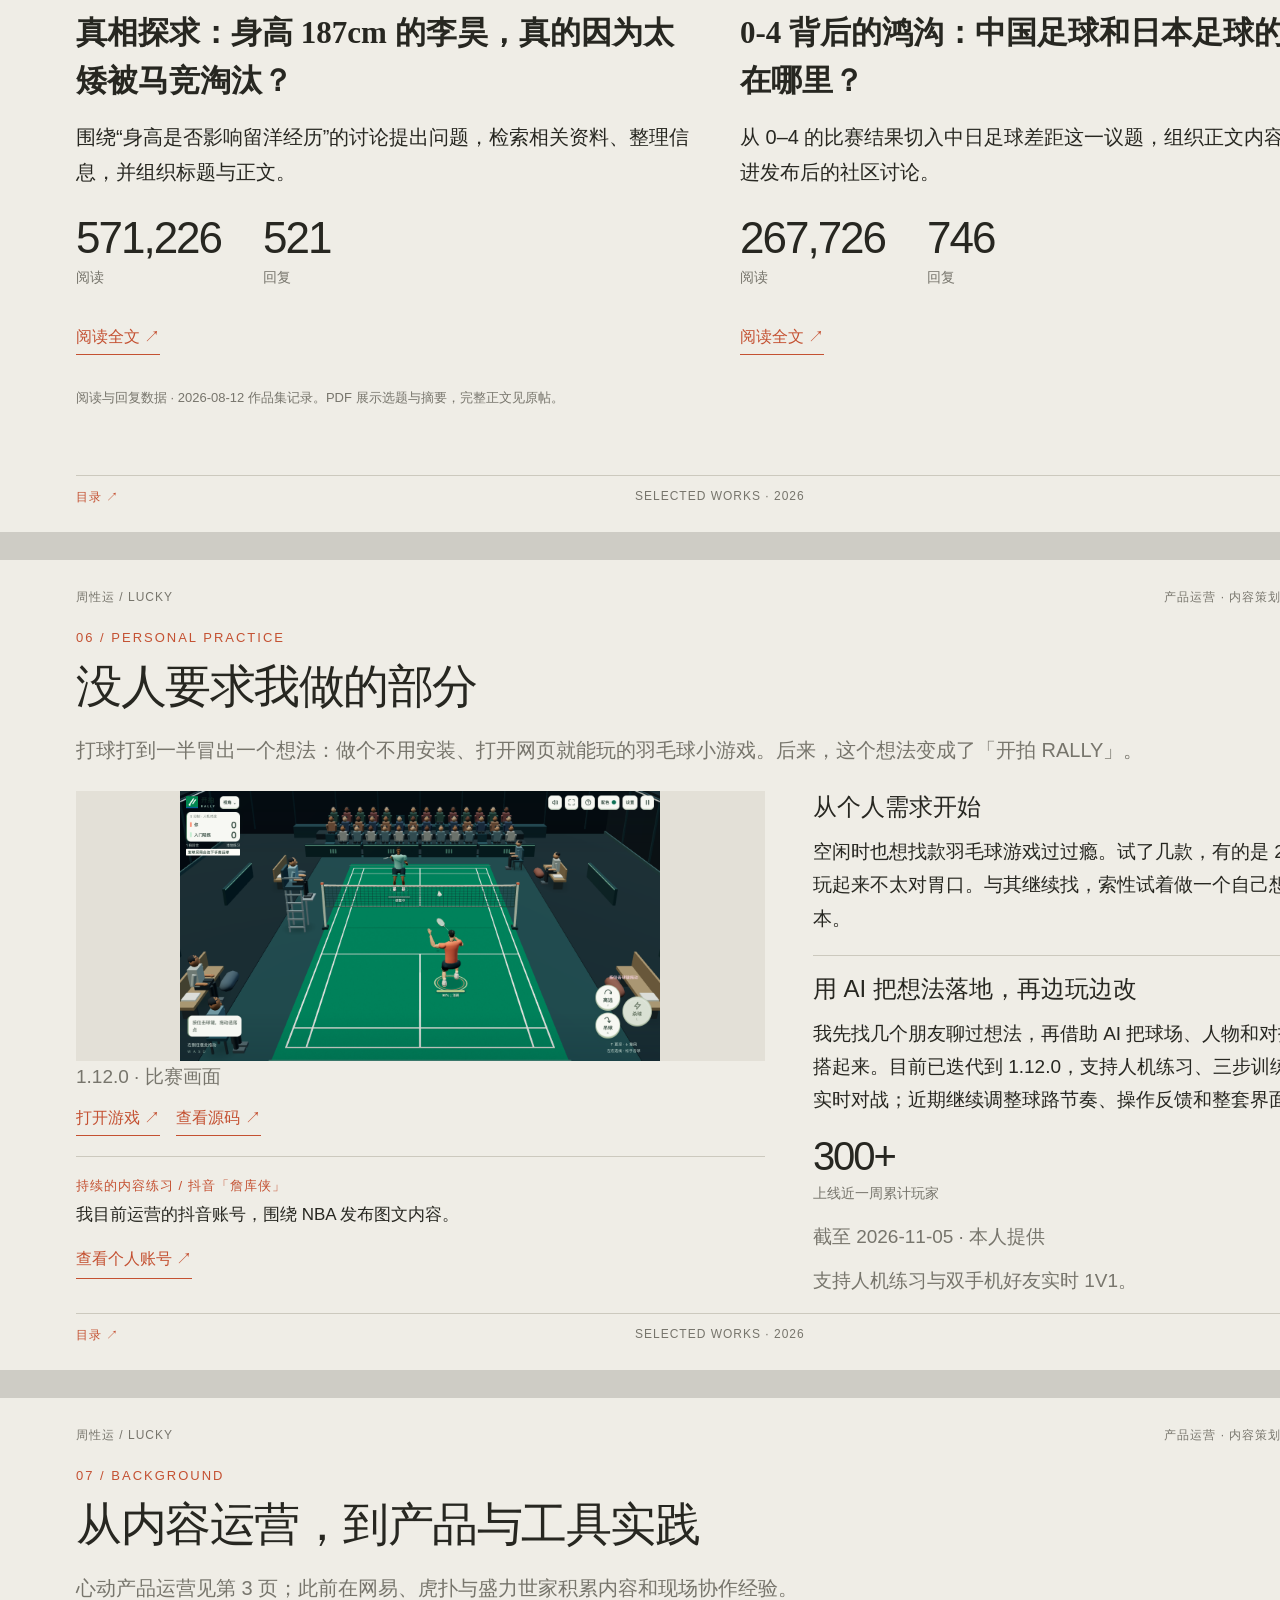
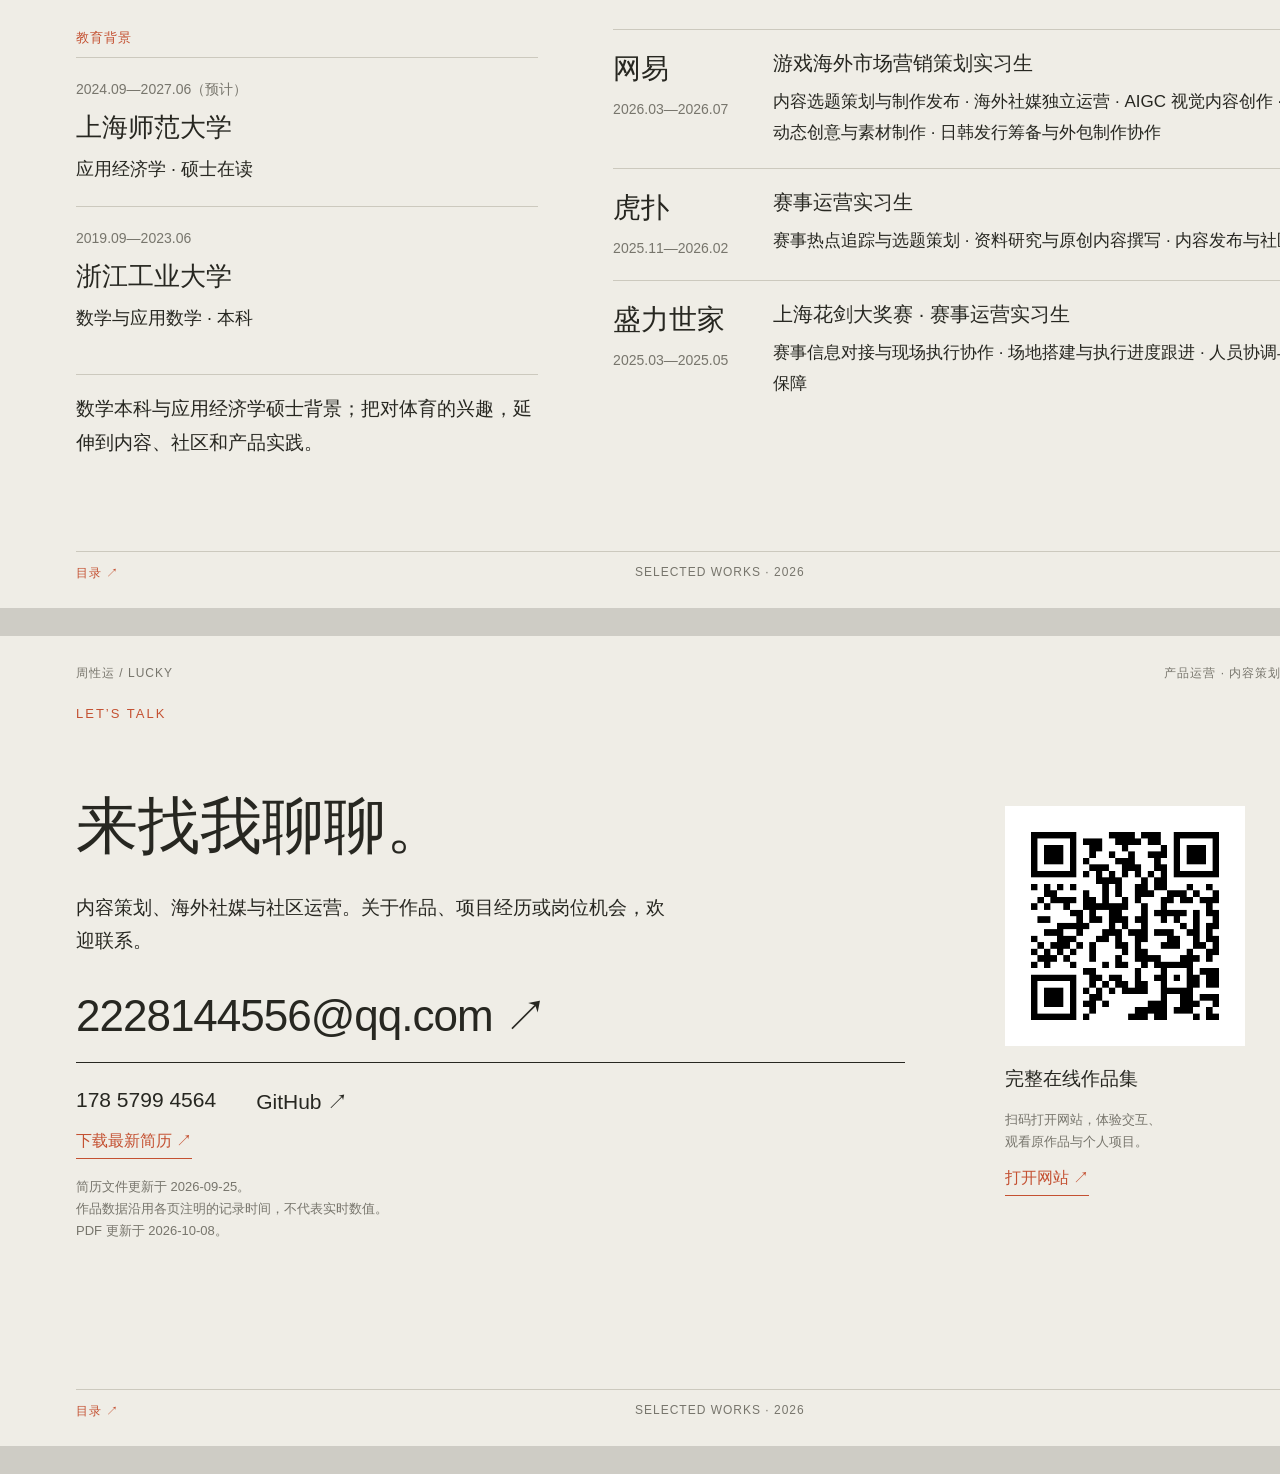
<file: portfolio-pdf/index.html>
<!doctype html>
<html lang="zh-CN">
<head>
<meta charset="utf-8">
<meta name="viewport" content="width=device-width,initial-scale=1">
<title>周性运 · 产品运营、内容策划与 AI 应用作品集</title>
<link rel="stylesheet" href="portfolio.css">
</head>
<body>
<main id="pages"></main>
<script src="../versions/shared/content.js"></script>
<script src="portfolio.js"></script>
</body>
</html>
</file>
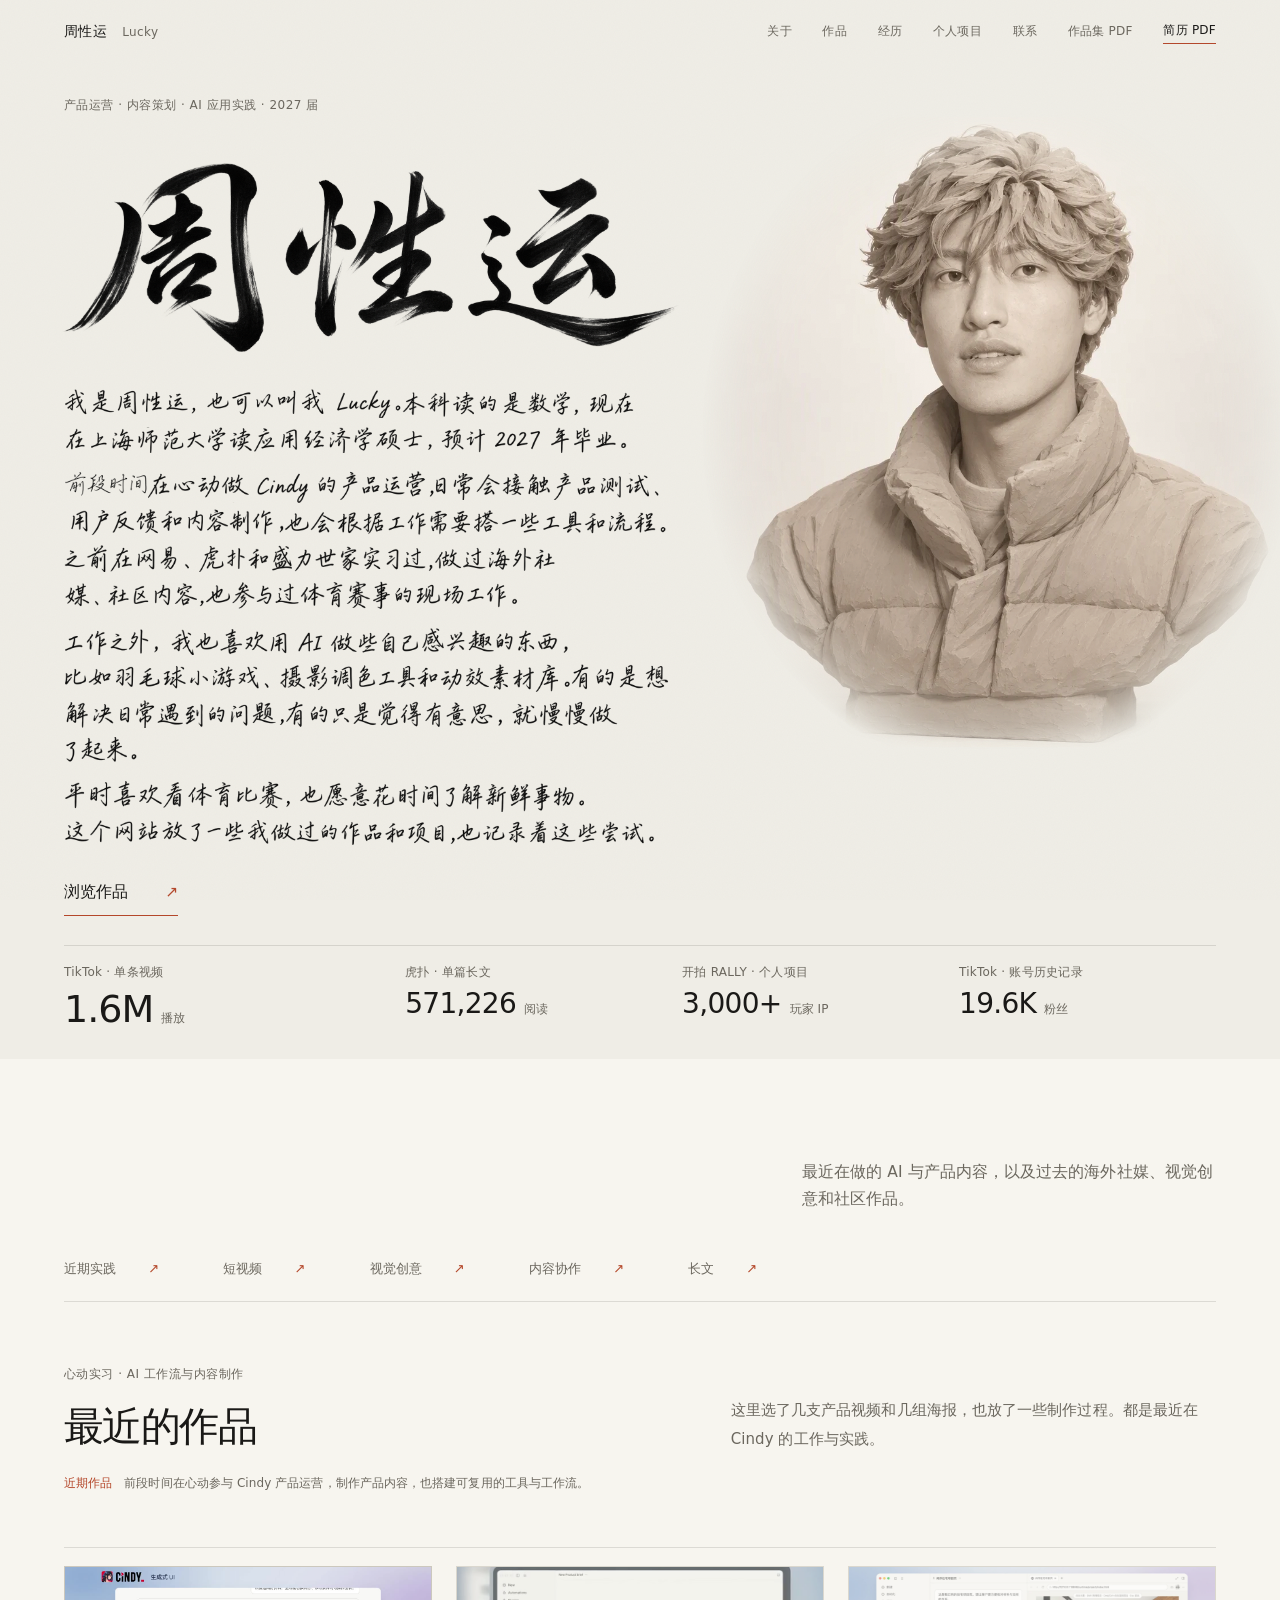
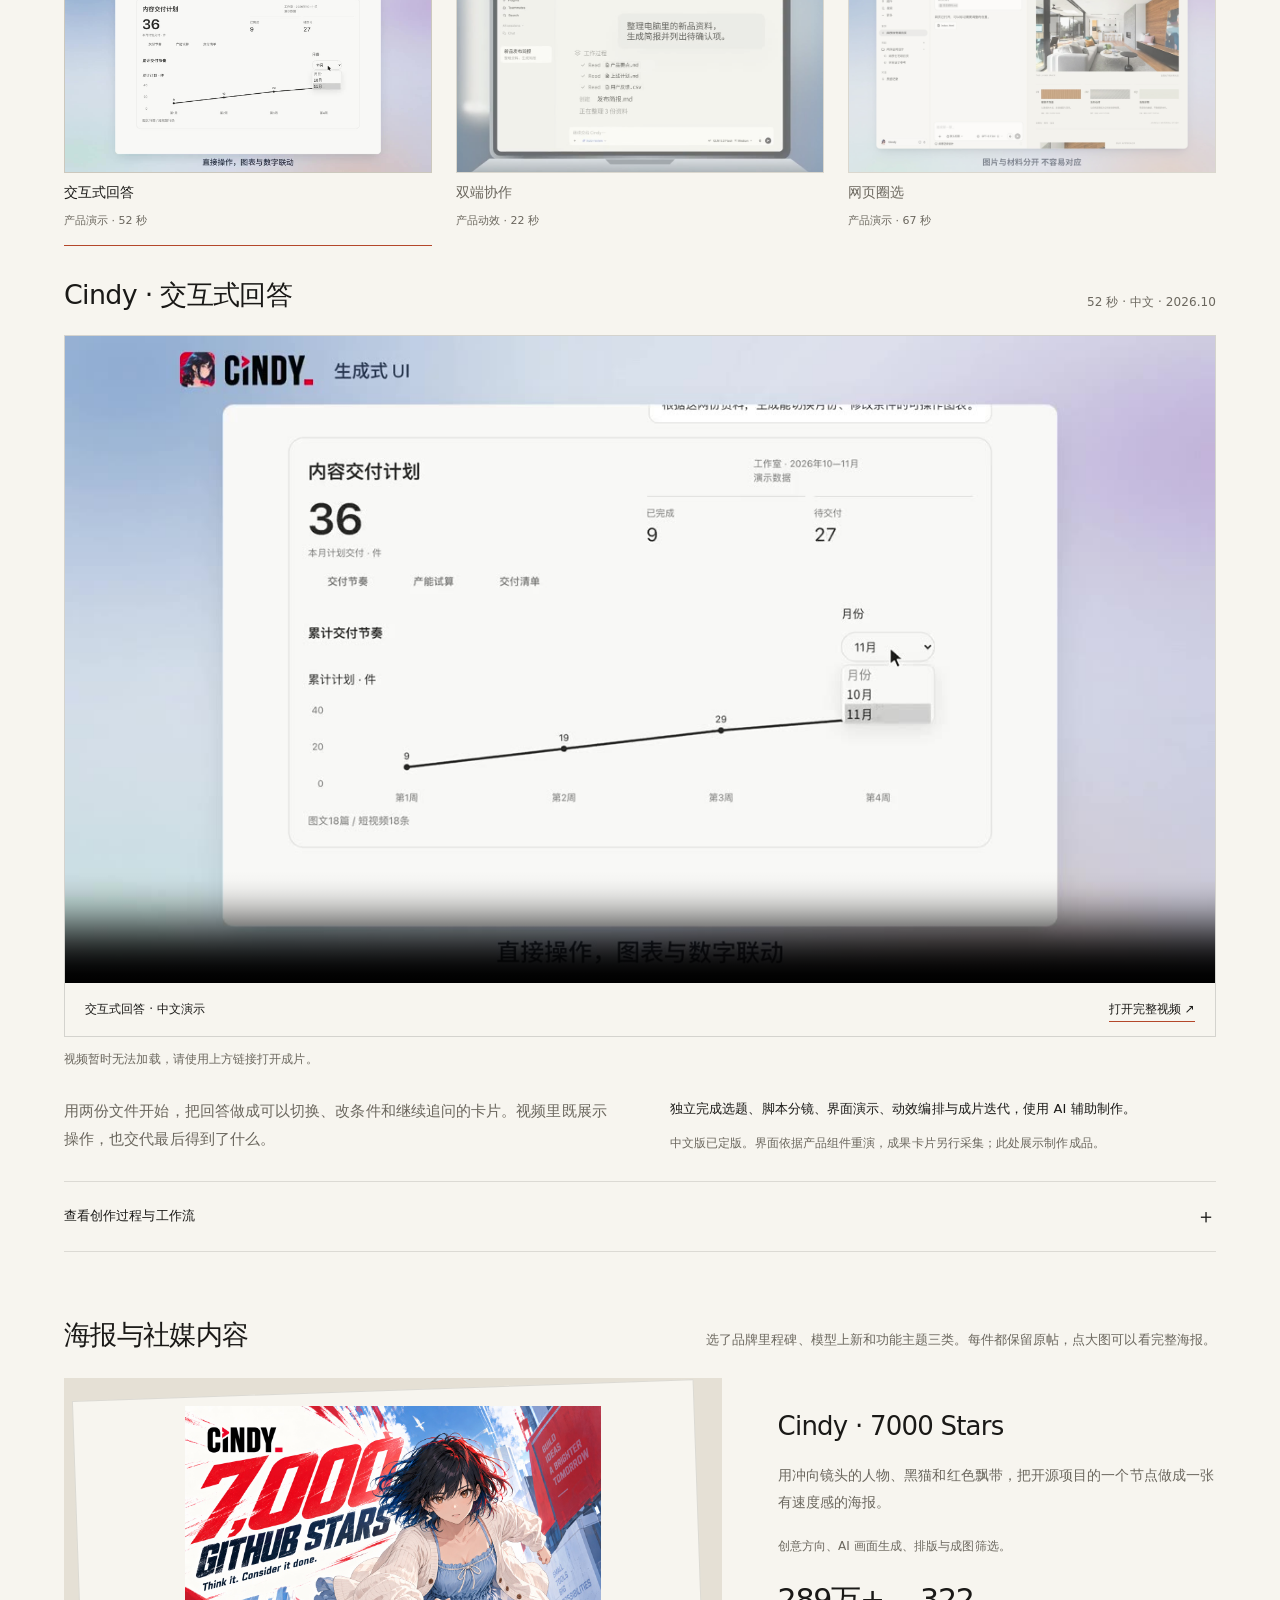
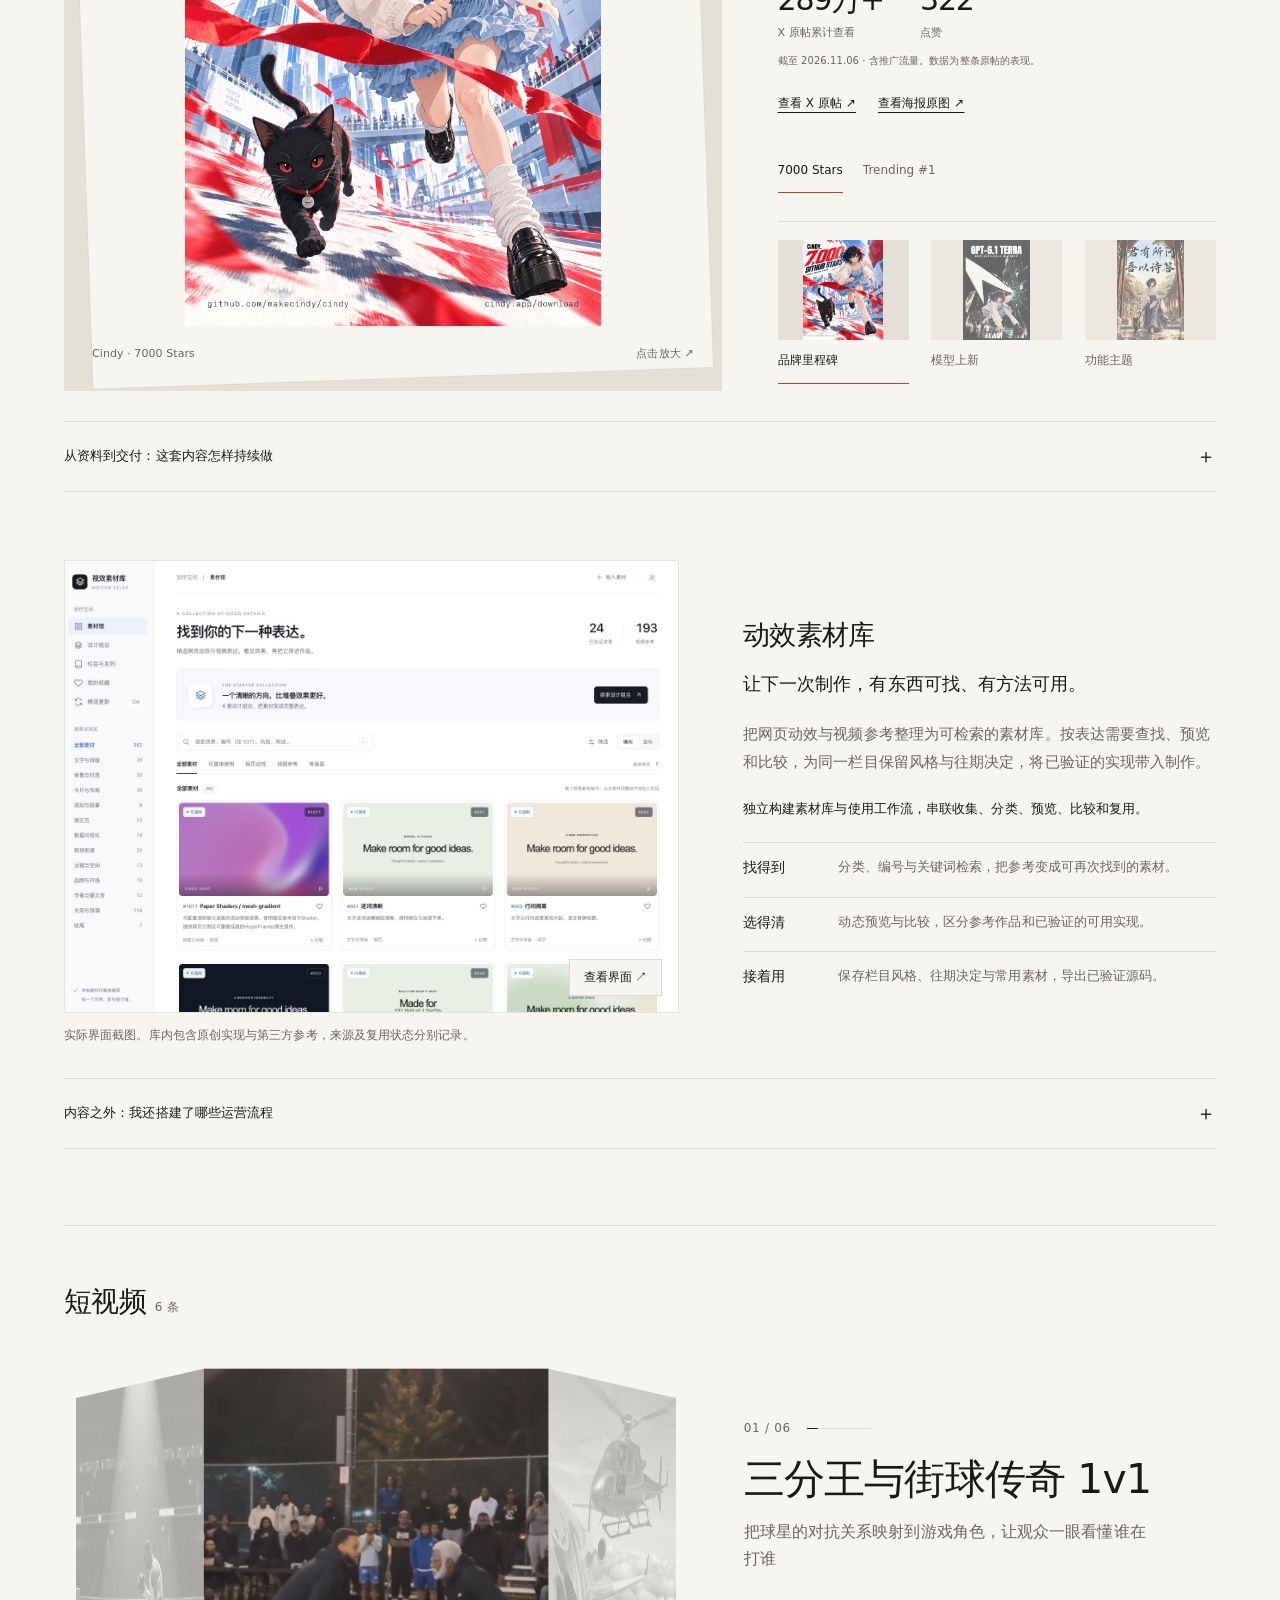
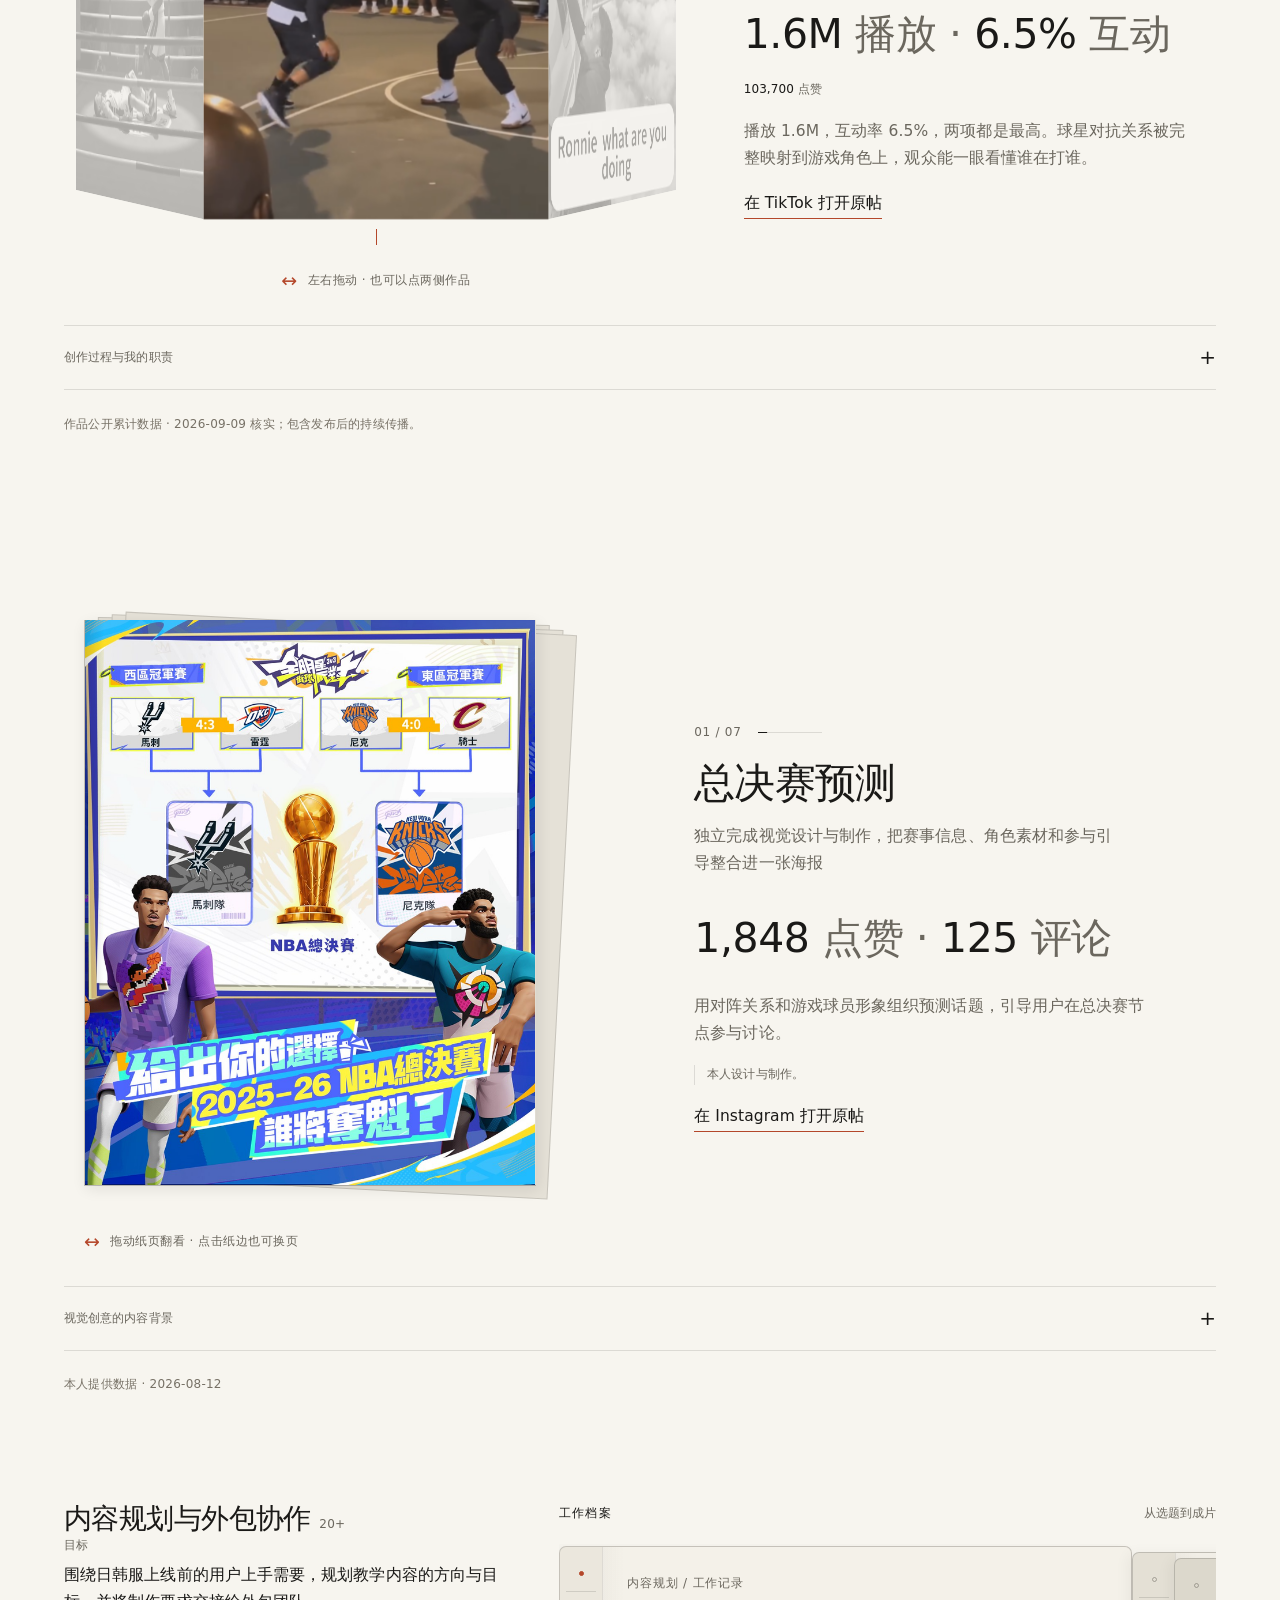
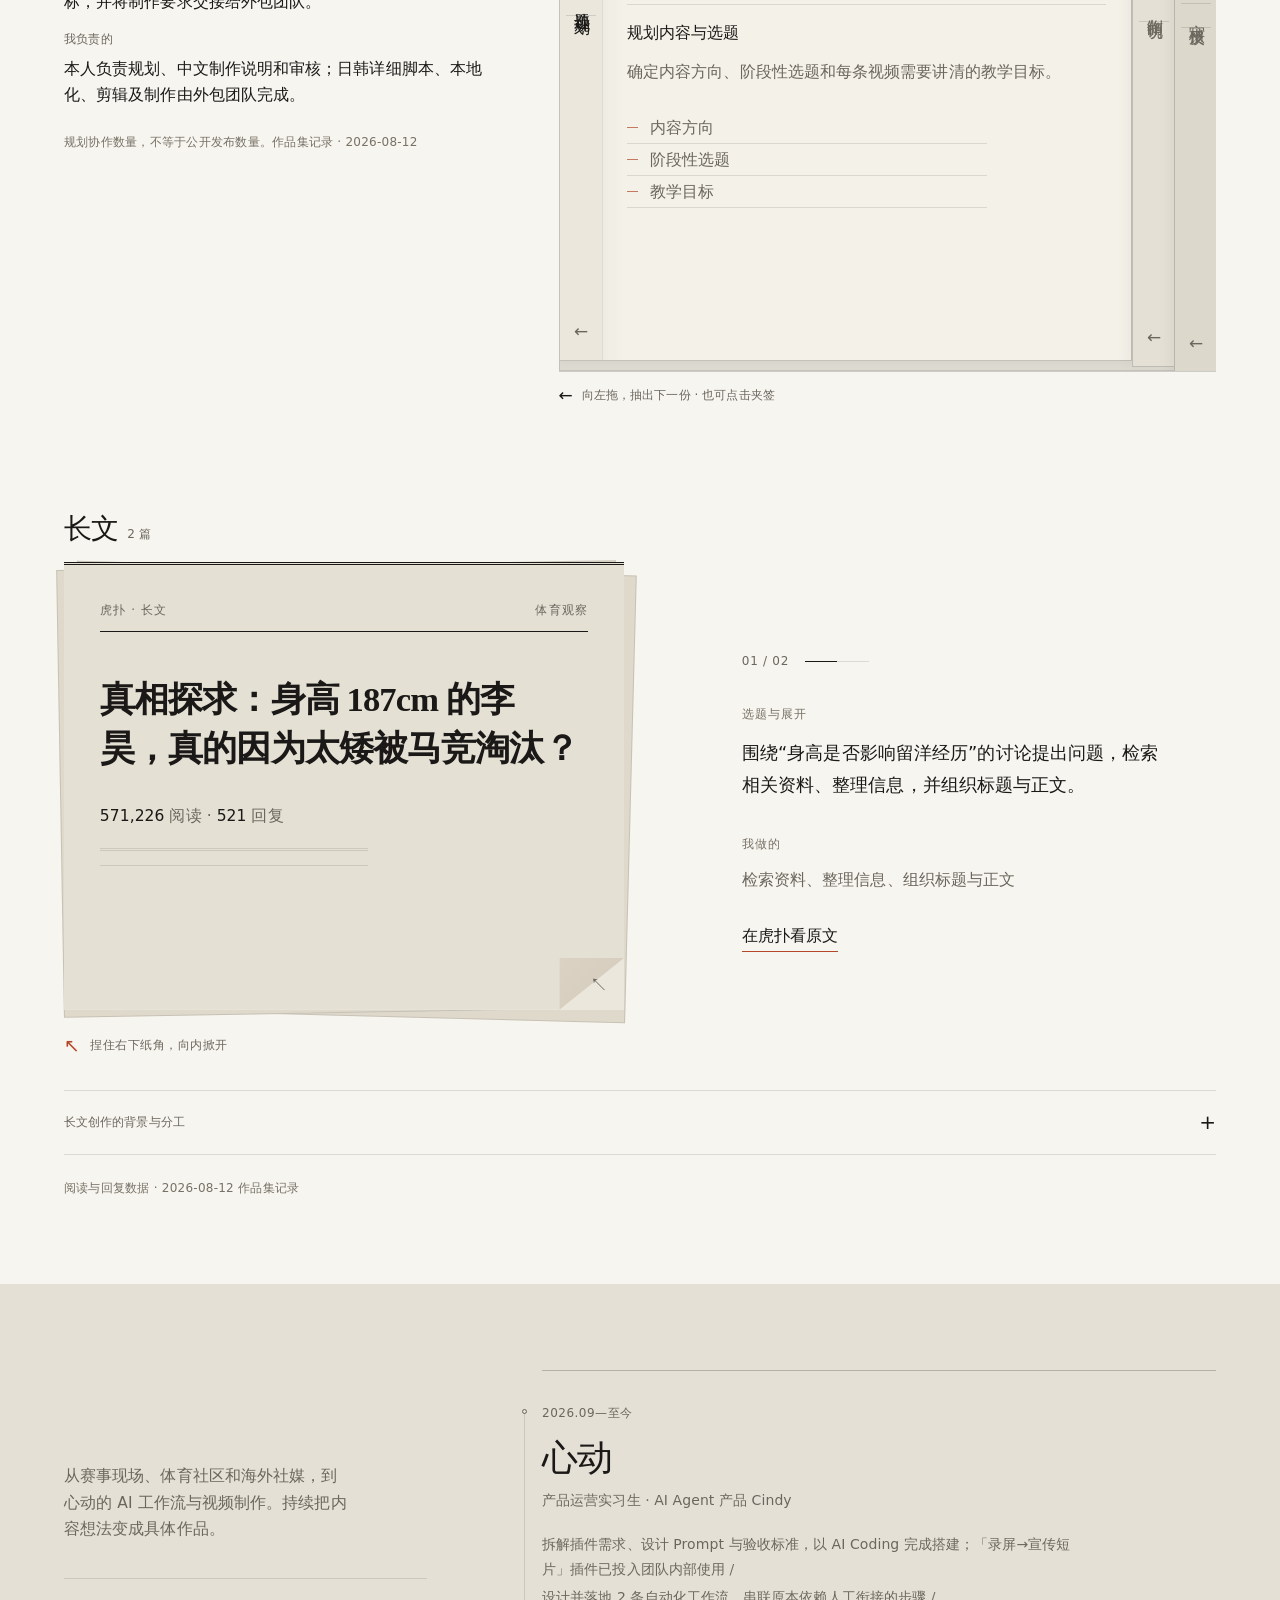
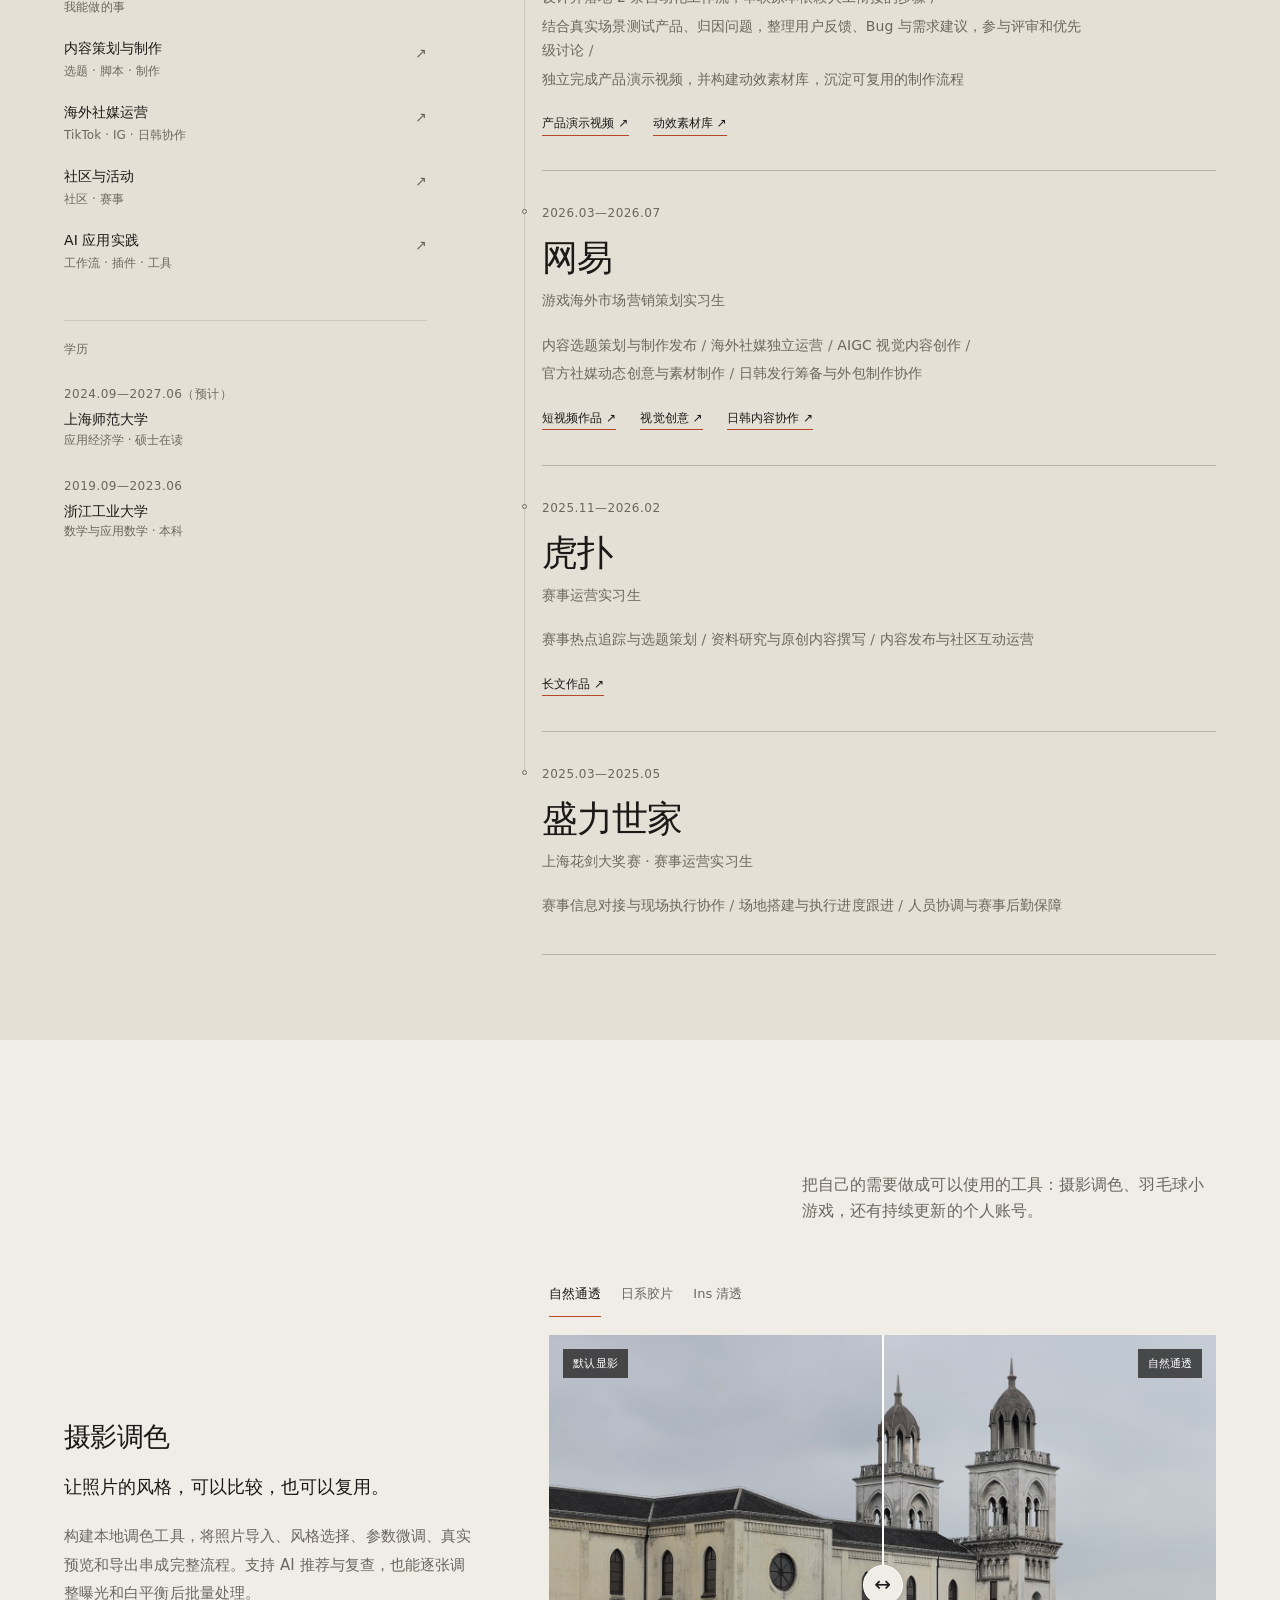
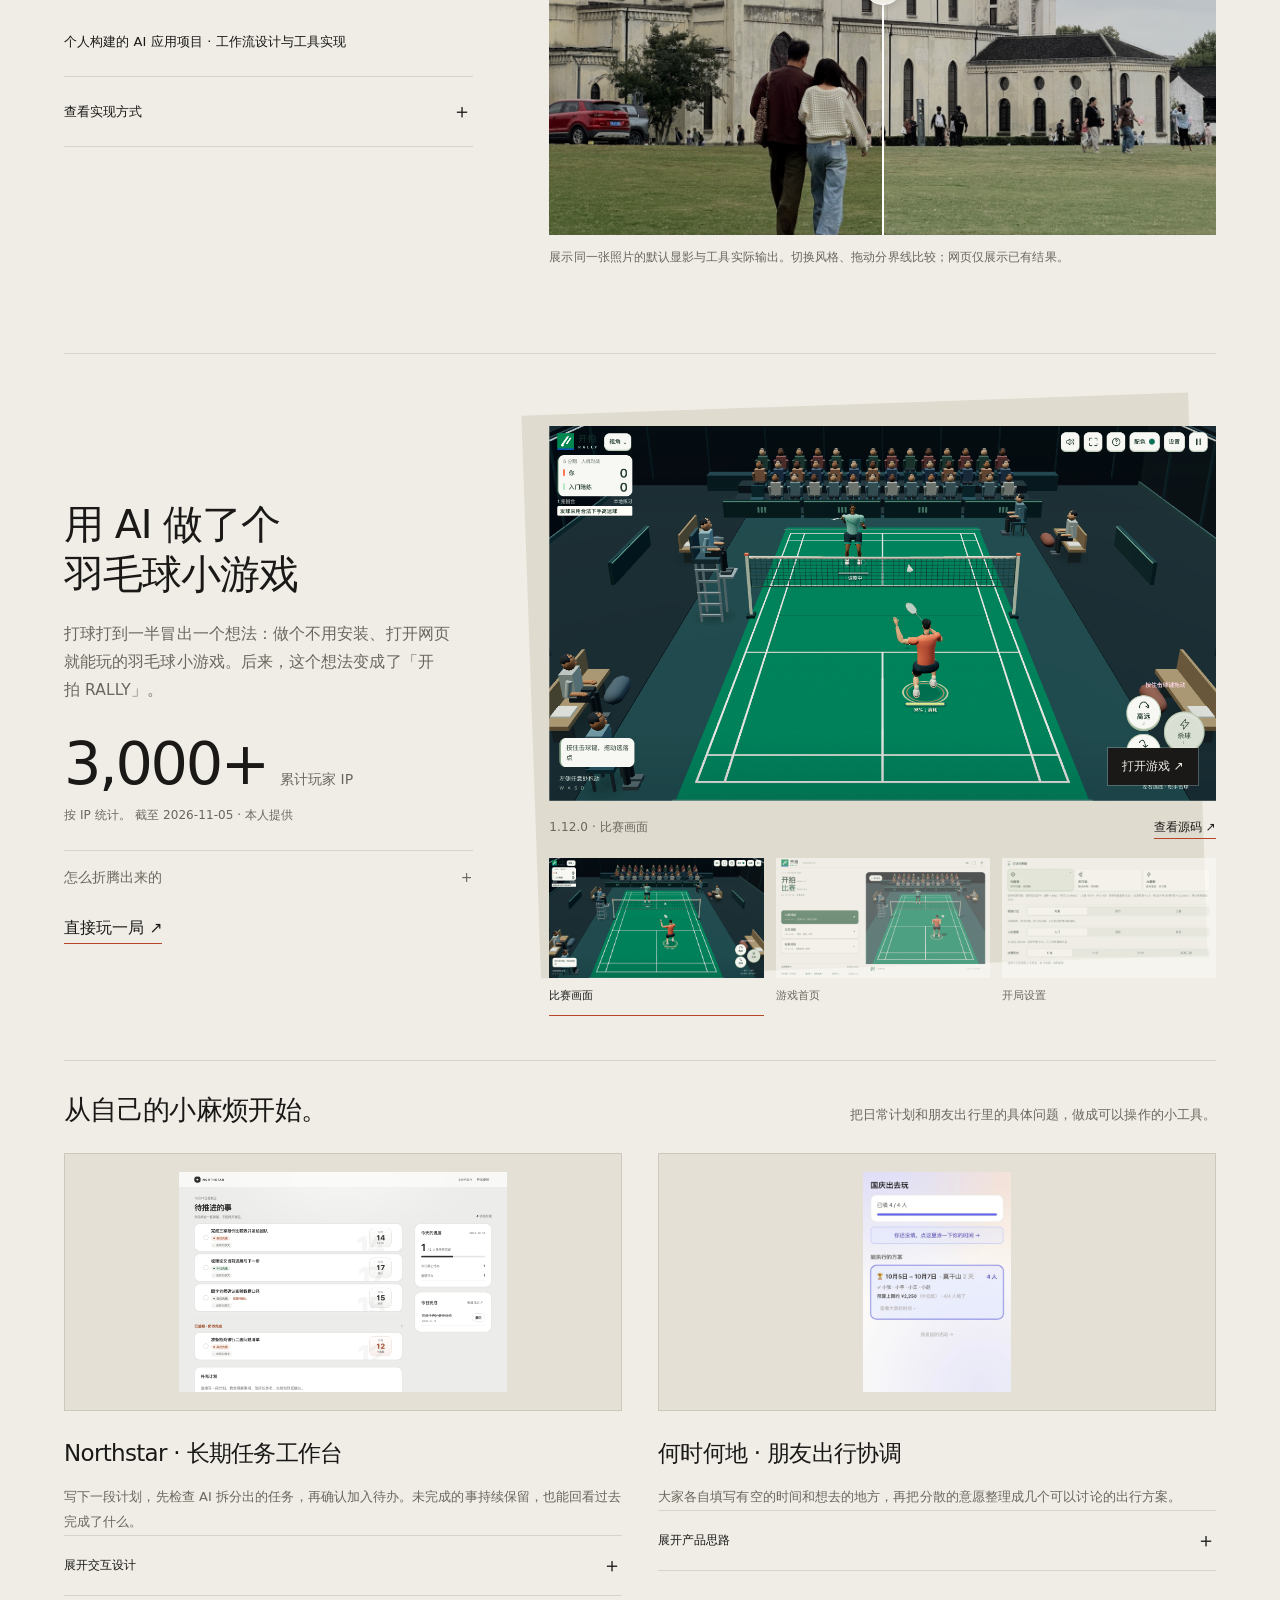
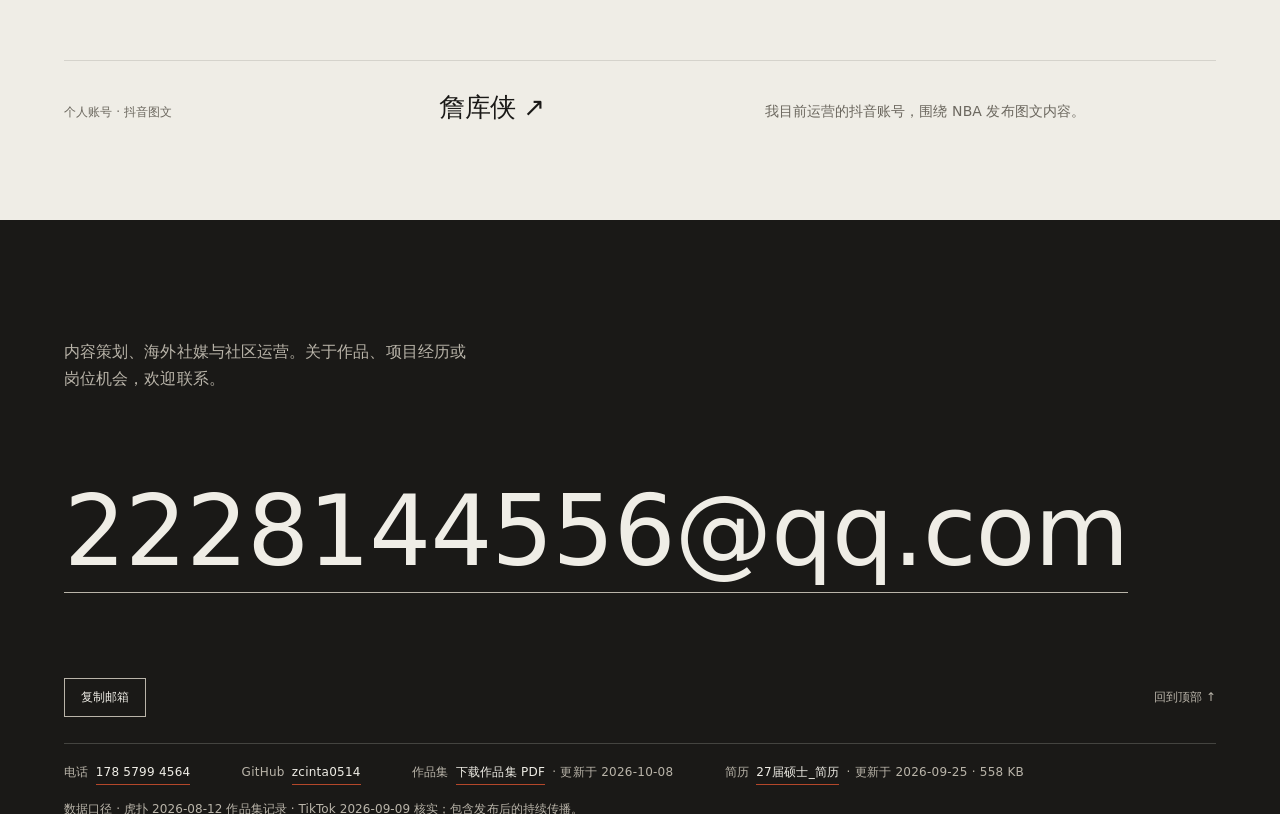
<file: site/index.html>
<!doctype html>
<html lang="zh-CN">
<head>
<meta charset="utf-8">
<meta name="viewport" content="width=device-width,initial-scale=1,viewport-fit=cover">
<title>周性运 · 内容策划与 AI 应用实践</title>
<meta name="description" content="周性运（Lucky）的个人作品集：心动实习中的 AI 工作流与视频制作、自建动效素材库、摄影调色工具，以及海外社媒与社区运营作品。">
<meta name="theme-color" content="#EFEDE6">
<link rel="stylesheet" href="style.css">
<link rel="stylesheet" href="viewers.css">
<link rel="stylesheet" href="cabinet.css">
<link rel="stylesheet" href="scroll.css">
<link rel="stylesheet" href="interface.css">
<link rel="stylesheet" href="mobile.css">
<link rel="stylesheet" href="projects.css">
<link rel="stylesheet" href="refresh.css">
<!-- 有 JS 时才启用入场；无脚本时保留姓名和简历入口。 -->
<script>document.documentElement.classList.add('js');</script>
</head>
<body>
<a class="skip" href="#works">跳到作品</a>
<div class="grain" aria-hidden="true"></div>

<!-- 轻导航从首屏就可使用，滚动后加纸色底。 -->
<header class="bar" id="bar">
  <a class="bar-brand" href="#home">周性运 <span>Lucky</span></a>
  <button class="mobile-menu" type="button" aria-controls="main-navigation" aria-expanded="false">菜单 <span aria-hidden="true"></span></button>
  <nav class="bar-nav" id="main-navigation" aria-label="章节导航">
    <a href="#about" data-nav="about">关于</a>
    <a href="#works" data-nav="works">作品</a>
    <a href="#experience" data-nav="experience">经历</a>
    <a href="#practice" data-nav="practice">个人项目</a>
    <a href="#contact" data-nav="contact">联系</a>
    <a class="bar-portfolio" href="../assets/zhou-xingyun-portfolio.pdf" download="周性运_作品集_2026-10-08.pdf">作品集 PDF</a>
    <a class="bar-cv" href="#" data-cv>简历 PDF</a>
  </nav>
</header>

<main id="main">

  <!-- ① 首屏：形象站主位，名字、定位、四个真实数字分列三角 -->
  <section class="hero" id="home" aria-labelledby="hero-name">
    <div class="hero-head">
      <p class="hero-role">
        <span class="hero-role-main" id="hero-claim"></span>
        <span class="hero-role-sub" id="hero-role-sub"></span>
      </p>
      <h1 class="hero-name" id="hero-name" aria-label="周性运"><span class="mask"><span class="mask-i"><span class="name-fallback">周性运</span><img class="name-art" id="name-art" src="../assets/raw/type/name-xingshu-v1.png" width="1983" height="793" alt="" aria-hidden="true" fetchpriority="high"></span></span></h1>
      <div class="hero-intro" id="about" aria-label="自我介绍"><div id="about-copy"></div></div>
      <a class="hero-entry link" href="#works">浏览作品 <span aria-hidden="true">↗</span></a>
    </div>
    <div class="hero-stage">
      <div class="figure" id="figure" role="img" tabindex="0"
           aria-keyshortcuts="ArrowLeft ArrowRight"
           aria-label="黏土质感的人物半身像：正面站立、微微含笑，会跟随鼠标左右移动转头看向光标。聚焦后可用左右方向键手动调整朝向。"></div>
    </div>
    <nav class="hero-proof" id="hero-proof" aria-label="代表作品与数据"></nav>
  </section>
  <noscript><p class="no-script">作品交互需要启用 JavaScript。你也可以直接<a href="../assets/resume-zhou-xingyun.pdf">下载简历</a>。</p></noscript>

  <!-- ② 四种作品装置，目录按内容名称直达。 -->
  <div class="works-ground">
  <section class="sec" id="works" aria-labelledby="works-h">
    <div class="section-opening">
      <h2 class="sec-h" id="works-h" data-rv><span class="mask"><span class="mask-i">作品</span></span></h2>
      <p class="sec-lead" id="lead-works"></p>
    </div>
    <nav class="works-index" aria-label="作品分类">
      <a href="#works-ai">AI 实践 <span aria-hidden="true">↗</span></a>
      <a href="#works-tiktok">短视频 <span aria-hidden="true">↗</span></a>
      <a href="#works-instagram">视觉创意 <span aria-hidden="true">↗</span></a>
      <a href="#works-localization">内容协作 <span aria-hidden="true">↗</span></a>
      <a href="#works-hupu">长文 <span aria-hidden="true">↗</span></a>
    </nav>
    <div id="works-ai" class="project-studio" aria-labelledby="studio-title"></div>
    <div class="blocks" id="index"></div>
  </section>
  </div>

  <!-- ③ 经历为主，能力与学历压进侧栏，避免再重复一整屏作品说明。 -->
  <div class="band">
    <section class="sec experience-layout" id="experience" aria-labelledby="exp-h">
      <div class="experience-intro">
        <h2 class="sec-h" id="exp-h" data-rv><span class="mask"><span class="mask-i">经历</span></span></h2>
        <p class="sec-lead" id="lead-experience"></p>
        <div id="capability">
          <h3 class="sub-h" id="cap-h">我能做的事</h3>
          <nav class="caps" id="caps" aria-labelledby="cap-h"></nav>
        </div>
        <h3 class="sub-h">学历</h3>
        <div class="exps exps--edu" id="edus"></div>
      </div>
      <div class="exps" id="exps"></div>
    </section>
  </div>

  <!-- ④ 个人项目 -->
  <section class="sec" id="practice" aria-labelledby="pr-h">
    <div class="section-opening">
      <h2 class="sec-h" id="pr-h" data-rv><span class="mask"><span class="mask-i">自己做的</span></span></h2>
      <p class="sec-lead" id="lead-practice"></p>
    </div>
    <div id="practice-photo" class="photo-project" aria-labelledby="photo-title"></div>
    <div id="practice-rally"><div class="practice" id="practice-body"></div></div>
    <div class="personal-account" id="personal-account"></div>
  </section>

  <!-- ⑤ 收口：唯一的一屏深色，邮箱是主角 -->
  <section class="contact" id="contact" aria-labelledby="contact-h">
    <div class="contact-in">
      <p class="contact-lead" id="contact-lead" data-rv></p>
      <h2 class="contact-mail" id="contact-h" data-rv><a id="contact-mail" href="#"></a></h2>
      <div class="contact-bottom">
        <div class="contact-actions"><button class="copy-mail" type="button" id="copy-mail">复制邮箱</button><span id="copy-status" role="status"></span><a href="#home" class="back-top">回到顶部 ↑</a></div>
        <ul class="contact-meta" id="contact-meta"></ul>
        <p class="contact-note" id="contact-note"></p>
      </div>
    </div>
  </section>

</main>

<!-- 全站唯一事实来源：仓库共享层，本站不复制、不改写它的任何文案与数字 -->
<script src="../versions/shared/content.js"></script>
<script src="figure.js"></script>
<script src="viewers.js"></script>
<script src="cabinet.js"></script>
<script src="scroll.js"></script>
<script src="interface.js"></script>
<script src="projects.js"></script>
<script src="main.js"></script>
<script src="refresh.js"></script>
</body>
</html>
</file>
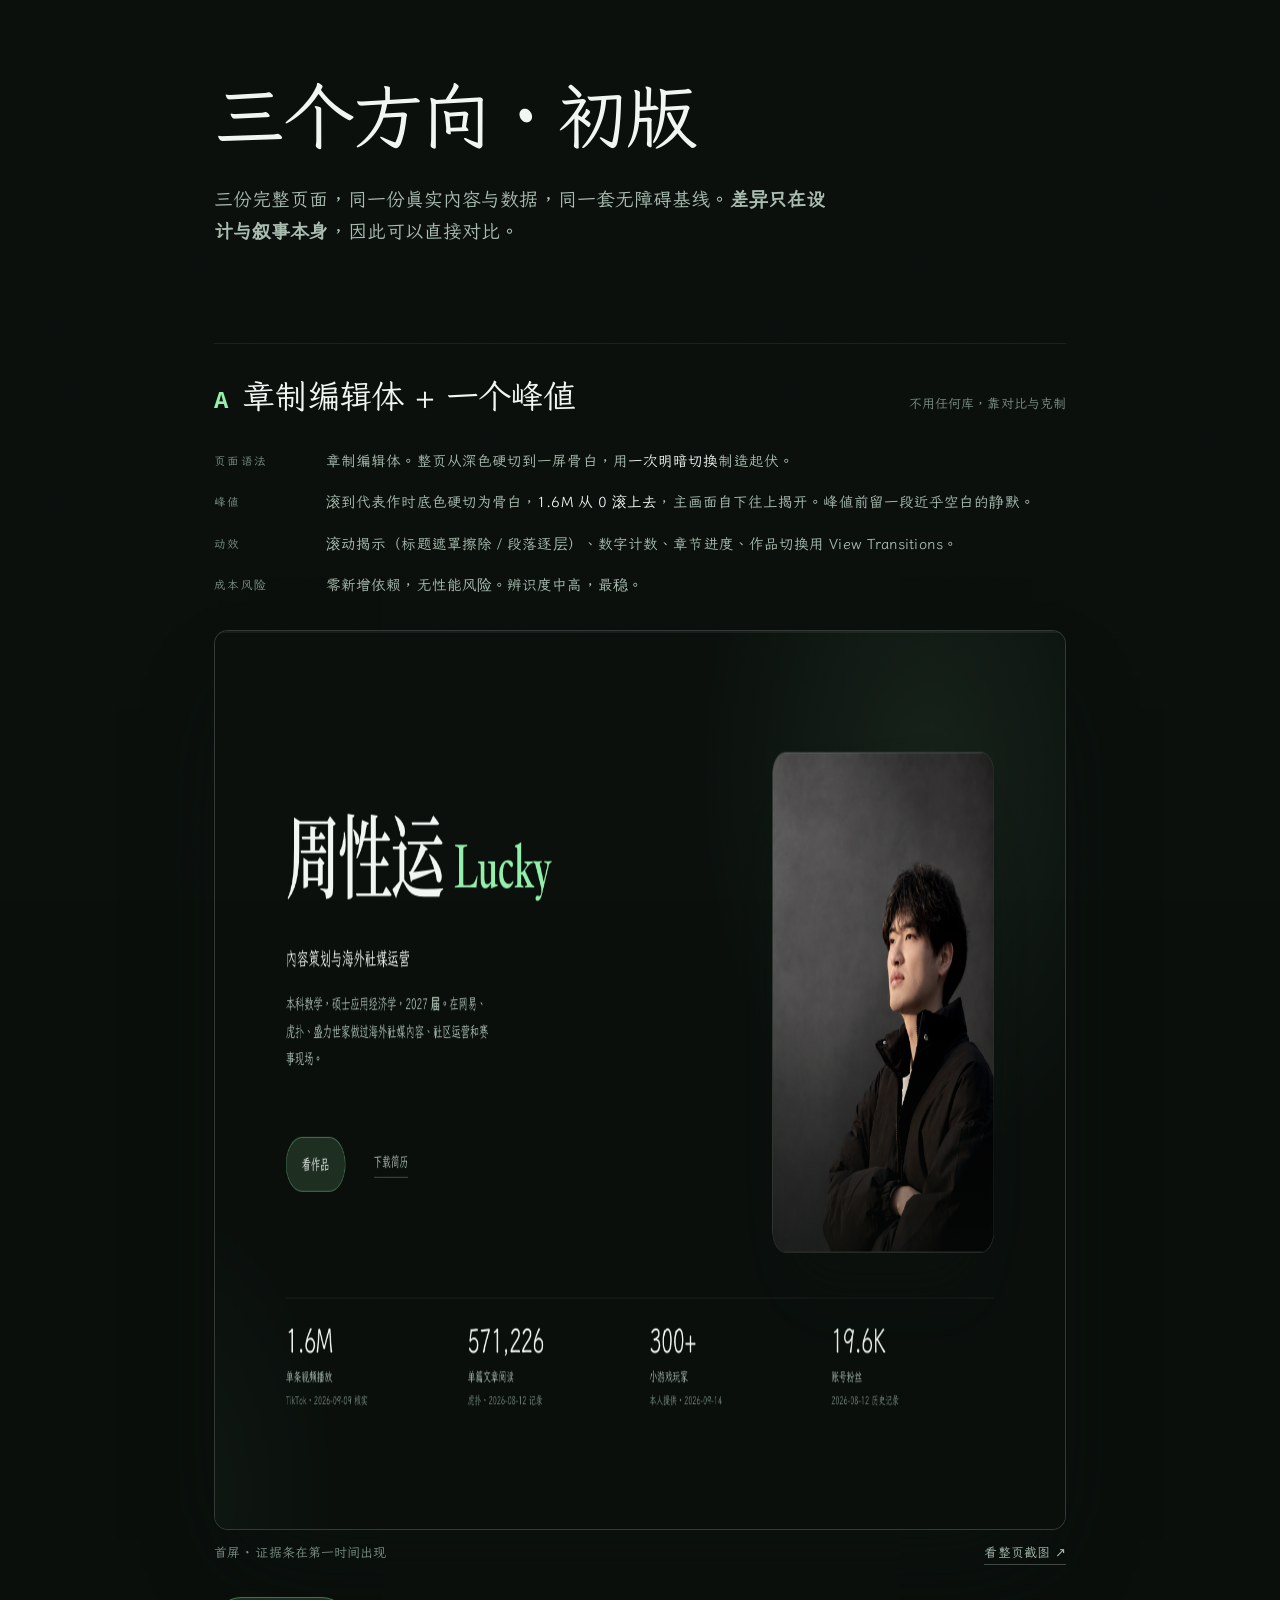
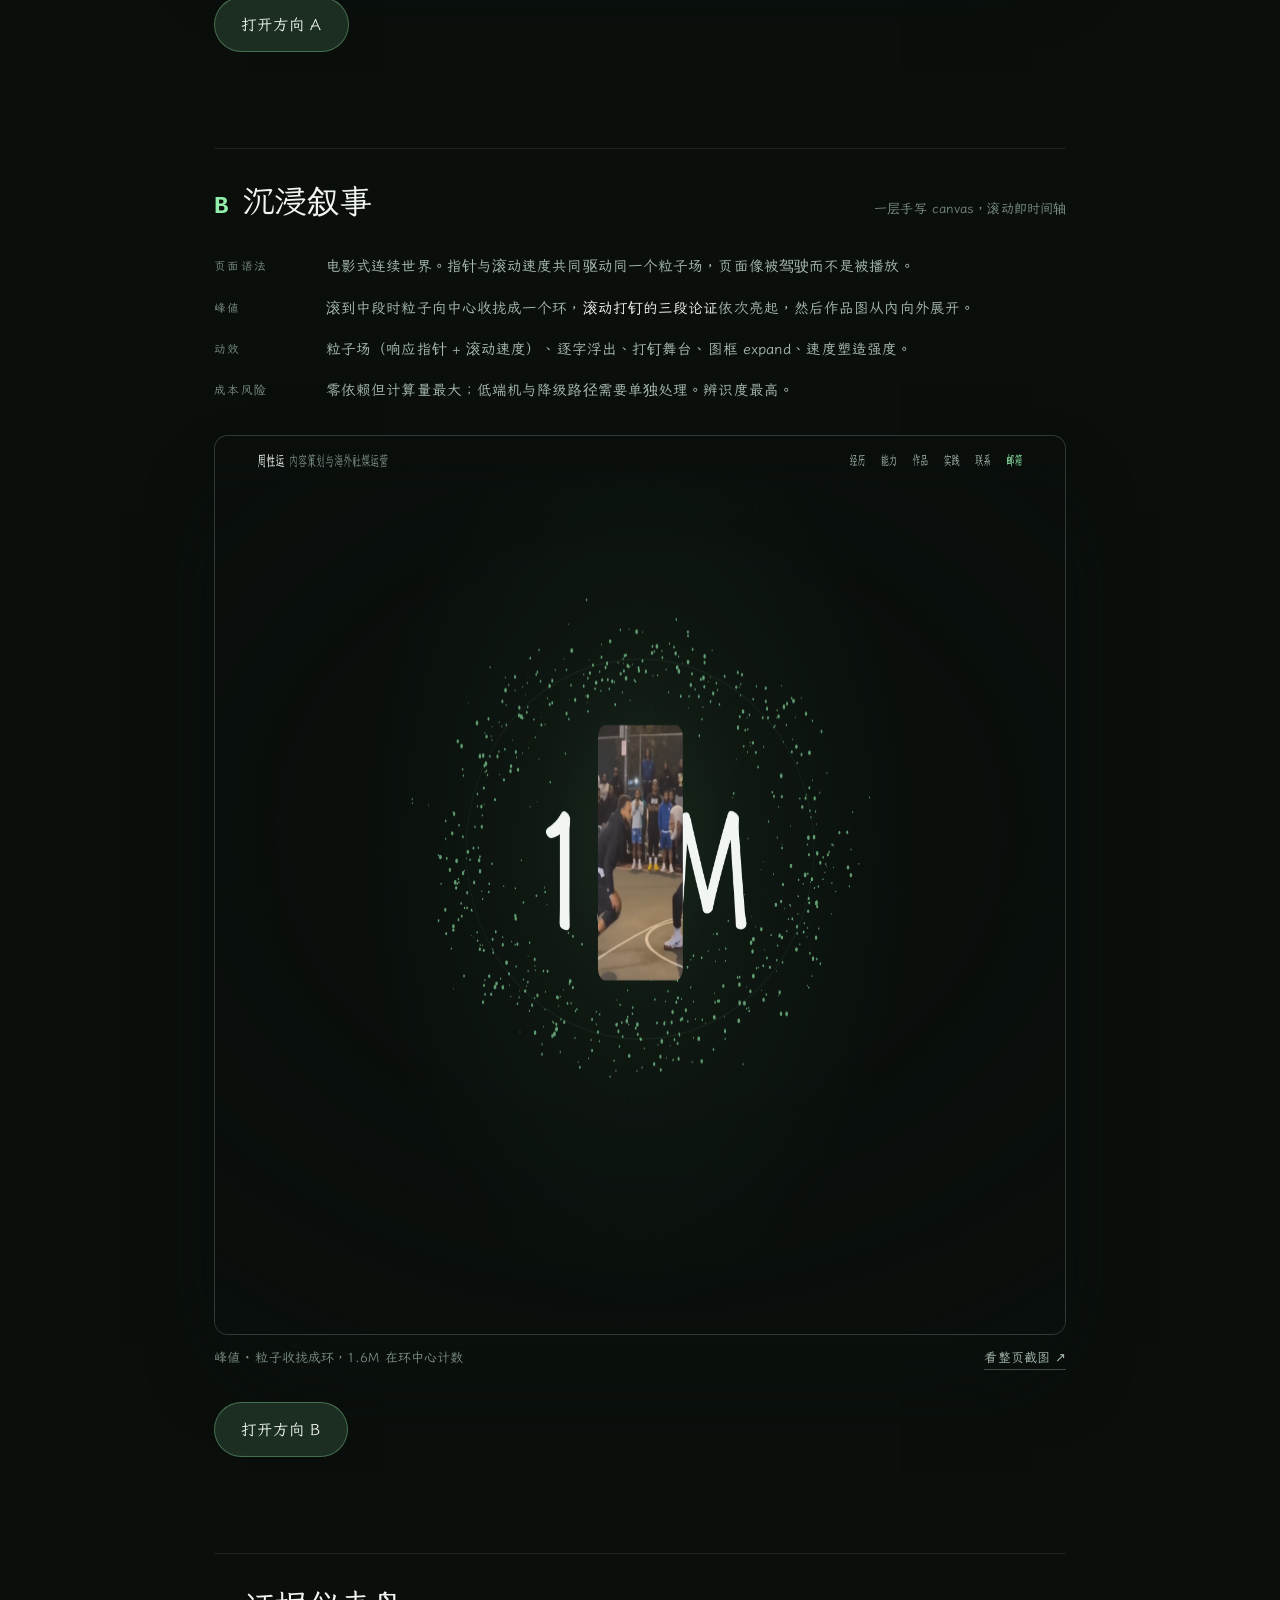
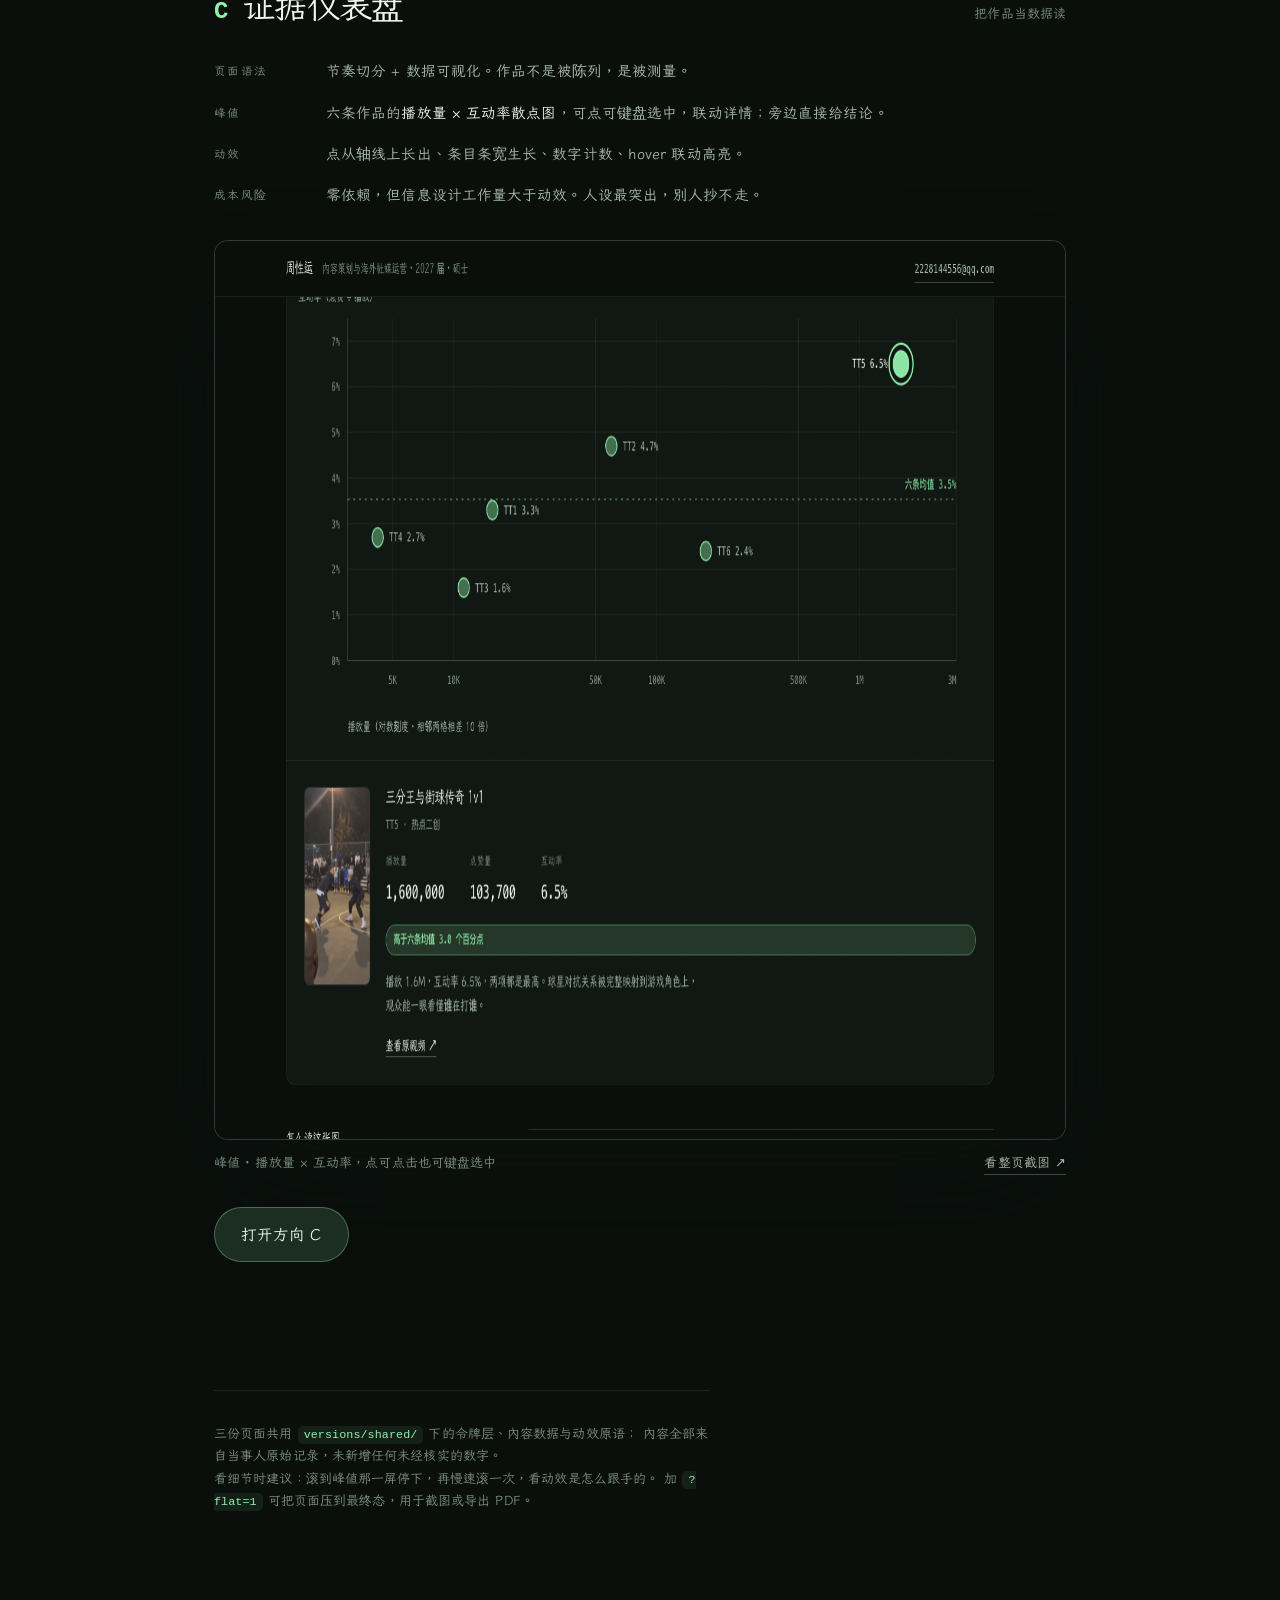
<file: versions/index.html>
<!doctype html>
<html lang="zh-CN">
<head>
<meta charset="utf-8">
<meta name="viewport" content="width=device-width, initial-scale=1">
<title>三个方向 · 初版对比</title>
<link rel="stylesheet" href="shared/base.css">
<style>
  body { padding-bottom: var(--sp-11); }
  .hub { max-width: 980px; margin-inline: auto; padding: clamp(48px,8vh,110px) var(--gutter) 0; }
  .hub h1 { font-size: var(--t-h1); letter-spacing: var(--track-display); margin-bottom: var(--sp-5); }
  .hub .lead { max-width: 56ch; color: var(--ink-soft); }
  .ver { margin-top: var(--sp-9); padding-top: var(--sp-6); border-top: 1px solid var(--line); }
  .ver > header { display: flex; align-items: baseline; justify-content: space-between; gap: var(--sp-5); flex-wrap: wrap; }
  .ver h2 { font-size: var(--t-h3); letter-spacing: var(--track-tight); }
  .ver h2 em { font-style: normal; color: var(--accent); font-family: var(--font-mono); font-size: .72em; margin-right: .6em; }
  .ver .pick { font-size: var(--t-sm); color: var(--ink-dim); }
  .ver dl { display: grid; grid-template-columns: 88px minmax(0,1fr); gap: var(--sp-4) var(--sp-5); margin-top: var(--sp-6); }
  .ver dt { font-size: var(--t-xs); letter-spacing: var(--track-label); color: var(--ink-dim); text-transform: uppercase; padding-top: 3px; }
  .ver dd { margin: 0; color: var(--ink-soft); font-size: 14.5px; line-height: 1.75; }
  .ver dd b { color: var(--ink); font-weight: 550; }
  .shots { display: flex; gap: var(--sp-4); margin-top: var(--sp-6); overflow-x: auto; padding-bottom: var(--sp-3); }
  .shots a { flex: 0 0 auto; }
  .shots img { height: 190px; width: auto; border-radius: var(--r-1); border: 1px solid var(--line); box-shadow: var(--e2); }
  .preview { margin: var(--sp-6) 0 0; }
  .preview img {
    width: 100%; border-radius: var(--r-2); border: 1px solid var(--line-strong);
    box-shadow: var(--e3); background: var(--surface);
  }
  .preview figcaption {
    display: flex; justify-content: space-between; gap: var(--sp-4); flex-wrap: wrap;
    margin-top: var(--sp-3); font-size: var(--t-sm); color: var(--ink-dim);
  }
  .preview figcaption a { color: var(--ink-soft); border-bottom: 1px solid rgba(169,188,176,.34); }
  .preview figcaption a:hover { color: var(--accent); border-color: var(--accent); }
  .open { display: inline-flex; align-items: center; gap: var(--sp-3); margin-top: var(--sp-6); }
  .foot { margin-top: var(--sp-10); padding-top: var(--sp-6); border-top: 1px solid var(--line); color: var(--ink-dim); font-size: var(--t-sm); max-width: 62ch; }
  code { font-family: var(--font-mono); font-size: .9em; color: var(--accent); background: rgba(146,239,171,.08); padding: 2px 6px; border-radius: 5px; }
</style>
</head>
<body>
<div class="grain" aria-hidden="true"></div>
<div class="hub">
  <h1>三个方向 · 初版</h1>
  <p class="lead">三份完整页面，同一份真实内容与数据，同一套无障碍基线。<strong>差异只在设计与叙事本身</strong>，因此可以直接对比。</p>

  <section class="ver">
    <header>
      <h2><em>A</em>章制编辑体 + 一个峰值</h2>
      <span class="pick">不用任何库，靠对比与克制</span>
    </header>
    <dl>
      <dt>页面语法</dt><dd>章制编辑体。整页从深色硬切到一屏骨白，用<b>一次明暗切换</b>制造起伏。</dd>
      <dt>峰值</dt><dd>滚到代表作时底色硬切为骨白，<b>1.6M 从 0 滚上去</b>，主画面自下往上揭开。峰值前留一段近乎空白的静默。</dd>
      <dt>动效</dt><dd>滚动揭示（标题遮罩擦除 / 段落逐层）、数字计数、章节进度、作品切换用 View Transitions。</dd>
      <dt>成本风险</dt><dd>零新增依赖，无性能风险。辨识度中高，最稳。</dd>
    </dl>
    <figure class="preview">
      <img src="shots/A-首屏.png" alt="方向 A 首屏截图" width="1440" height="900">
      <figcaption><span>首屏 · 证据条在第一时间出现</span><a href="shots/整页-A-章制编辑体.png" target="_blank">看整页截图 ↗</a></figcaption>
    </figure>
    <a class="btn open" href="a/index.html">打开方向 A</a>
  </section>

  <section class="ver">
    <header>
      <h2><em>B</em>沉浸叙事</h2>
      <span class="pick">一层手写 canvas，滚动即时间轴</span>
    </header>
    <dl>
      <dt>页面语法</dt><dd>电影式连续世界。指针与滚动速度共同驱动同一个粒子场，页面像被驾驶而不是被播放。</dd>
      <dt>峰值</dt><dd>滚到中段时粒子向中心收拢成一个环，<b>滚动打钉的三段论证</b>依次亮起，然后作品图从内向外展开。</dd>
      <dt>动效</dt><dd>粒子场（响应指针 + 滚动速度）、逐字浮出、打钉舞台、图框 expand、速度塑造强度。</dd>
      <dt>成本风险</dt><dd>零依赖但计算量最大；低端机与降级路径需要单独处理。辨识度最高。</dd>
    </dl>
    <figure class="preview">
      <img src="shots/B-峰值.png" alt="方向 B 峰值截图：粒子收拢成环，1.6M 在环中心计数" width="1440" height="900">
      <figcaption><span>峰值 · 粒子收拢成环，1.6M 在环中心计数</span><a href="shots/整页-B-沉浸叙事.png" target="_blank">看整页截图 ↗</a></figcaption>
    </figure>
    <a class="btn open" href="b/index.html">打开方向 B</a>
  </section>

  <section class="ver">
    <header>
      <h2><em>C</em>证据仪表盘</h2>
      <span class="pick">把作品当数据读</span>
    </header>
    <dl>
      <dt>页面语法</dt><dd>节奏切分 + 数据可视化。作品不是被陈列，是被测量。</dd>
      <dt>峰值</dt><dd>六条作品的<b>播放量 × 互动率散点图</b>，可点可键盘选中，联动详情；旁边直接给结论。</dd>
      <dt>动效</dt><dd>点从轴线上长出、条目条宽生长、数字计数、hover 联动高亮。</dd>
      <dt>成本风险</dt><dd>零依赖，但信息设计工作量大于动效。人设最突出，别人抄不走。</dd>
    </dl>
    <figure class="preview">
      <img src="shots/C-主图表.png" alt="方向 C 主图表截图：播放量与互动率散点图" width="1440" height="900">
      <figcaption><span>峰值 · 播放量 × 互动率，点可点击也可键盘选中</span><a href="shots/整页-C-证据仪表盘.png" target="_blank">看整页截图 ↗</a></figcaption>
    </figure>
    <a class="btn open" href="c/index.html">打开方向 C</a>
  </section>

  <p class="foot">
    三份页面共用 <code>versions/shared/</code> 下的令牌层、内容数据与动效原语；
    内容全部来自当事人原始记录，未新增任何未经核实的数字。<br>
    看细节时建议：滚到峰值那一屏停下，再慢速滚一次，看动效是怎么跟手的。
    加 <code>?flat=1</code> 可把页面压到最终态，用于截图或导出 PDF。
  </p>
</div>
<script src="shared/motion.js"></script>
</body>
</html>
</file>
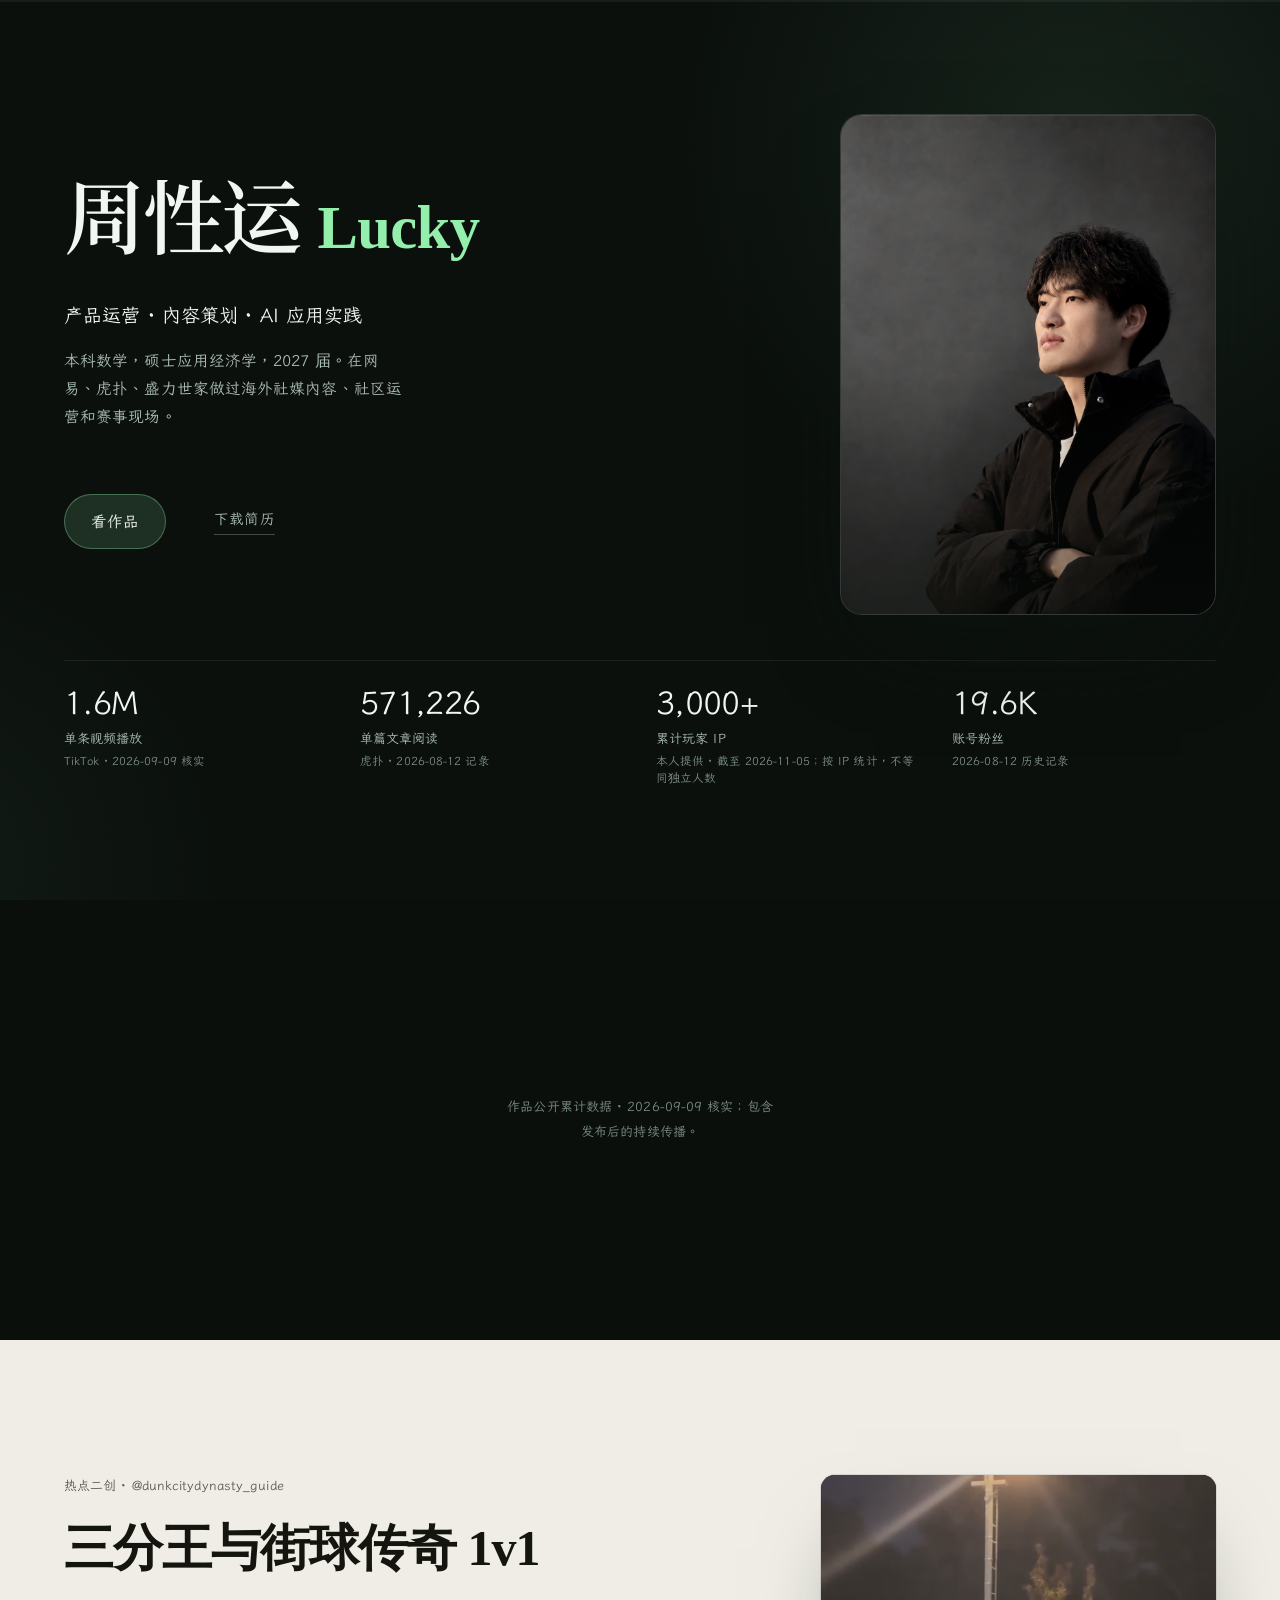
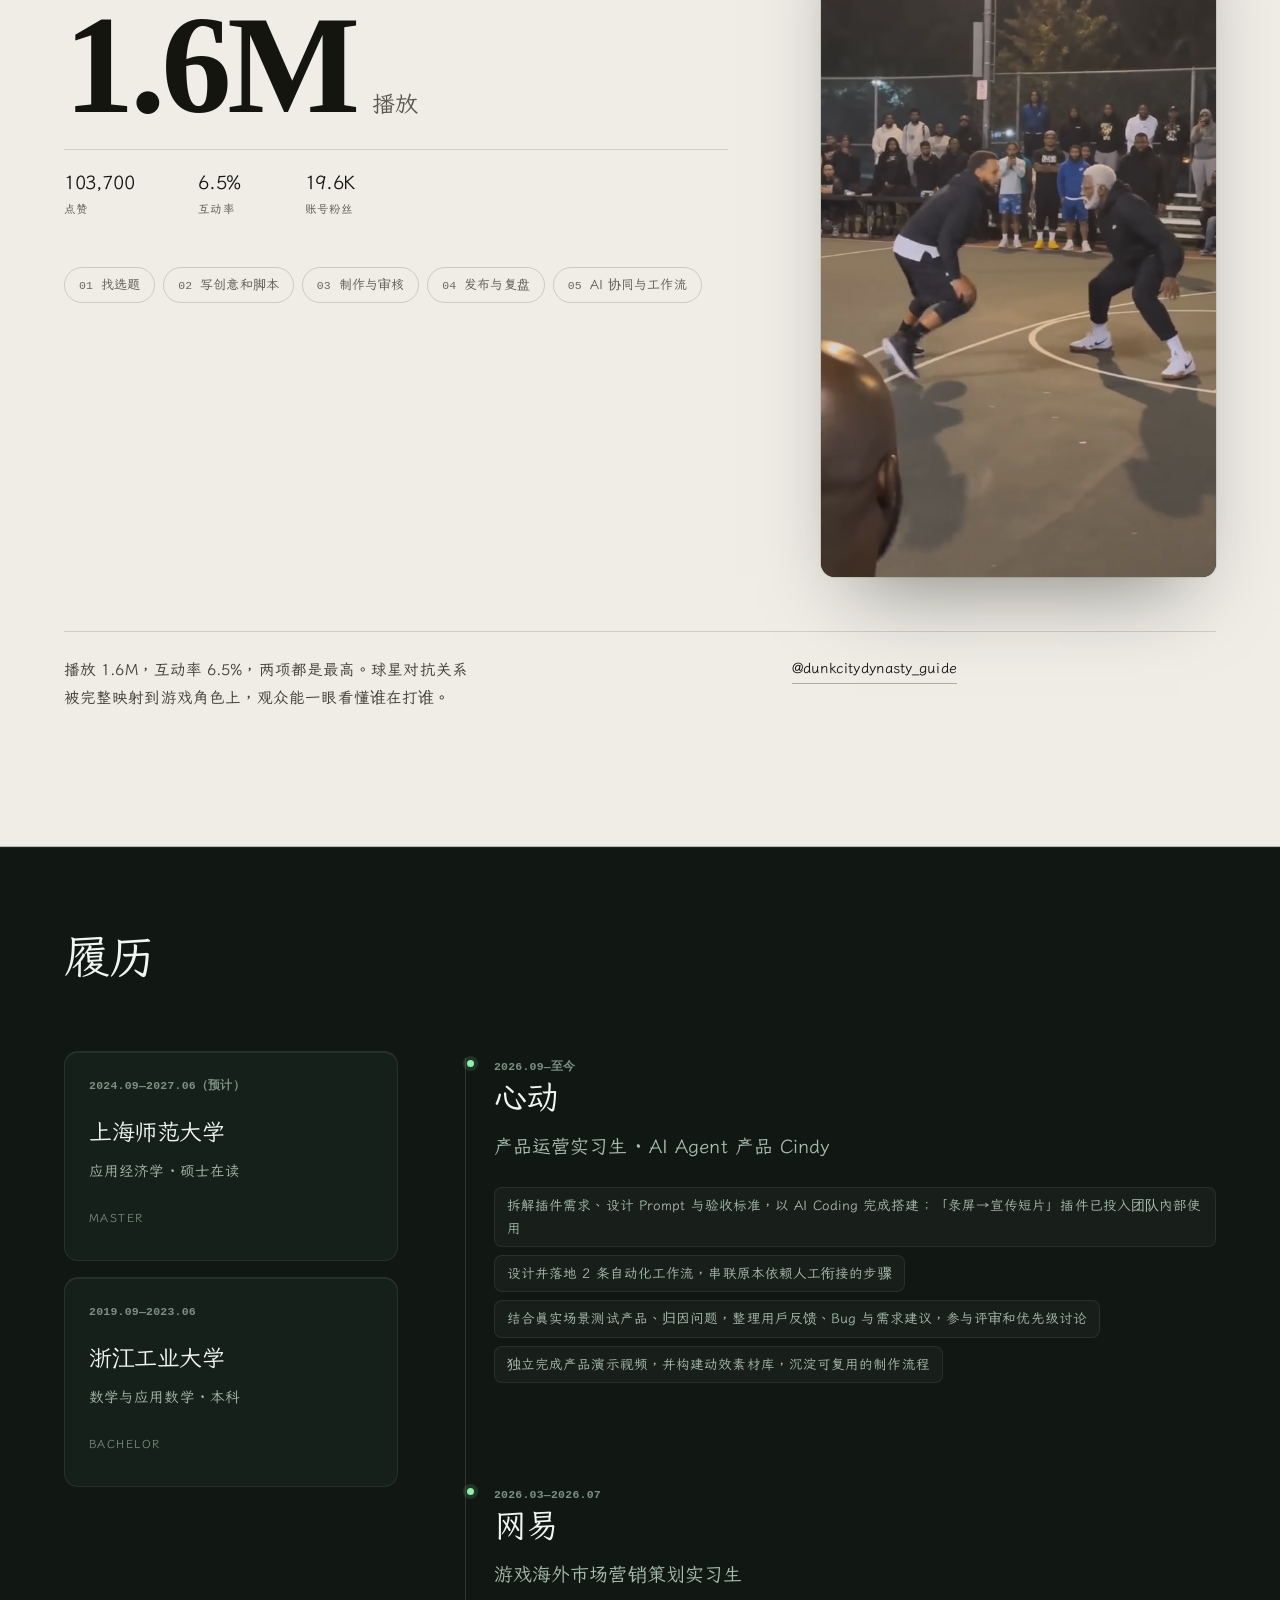
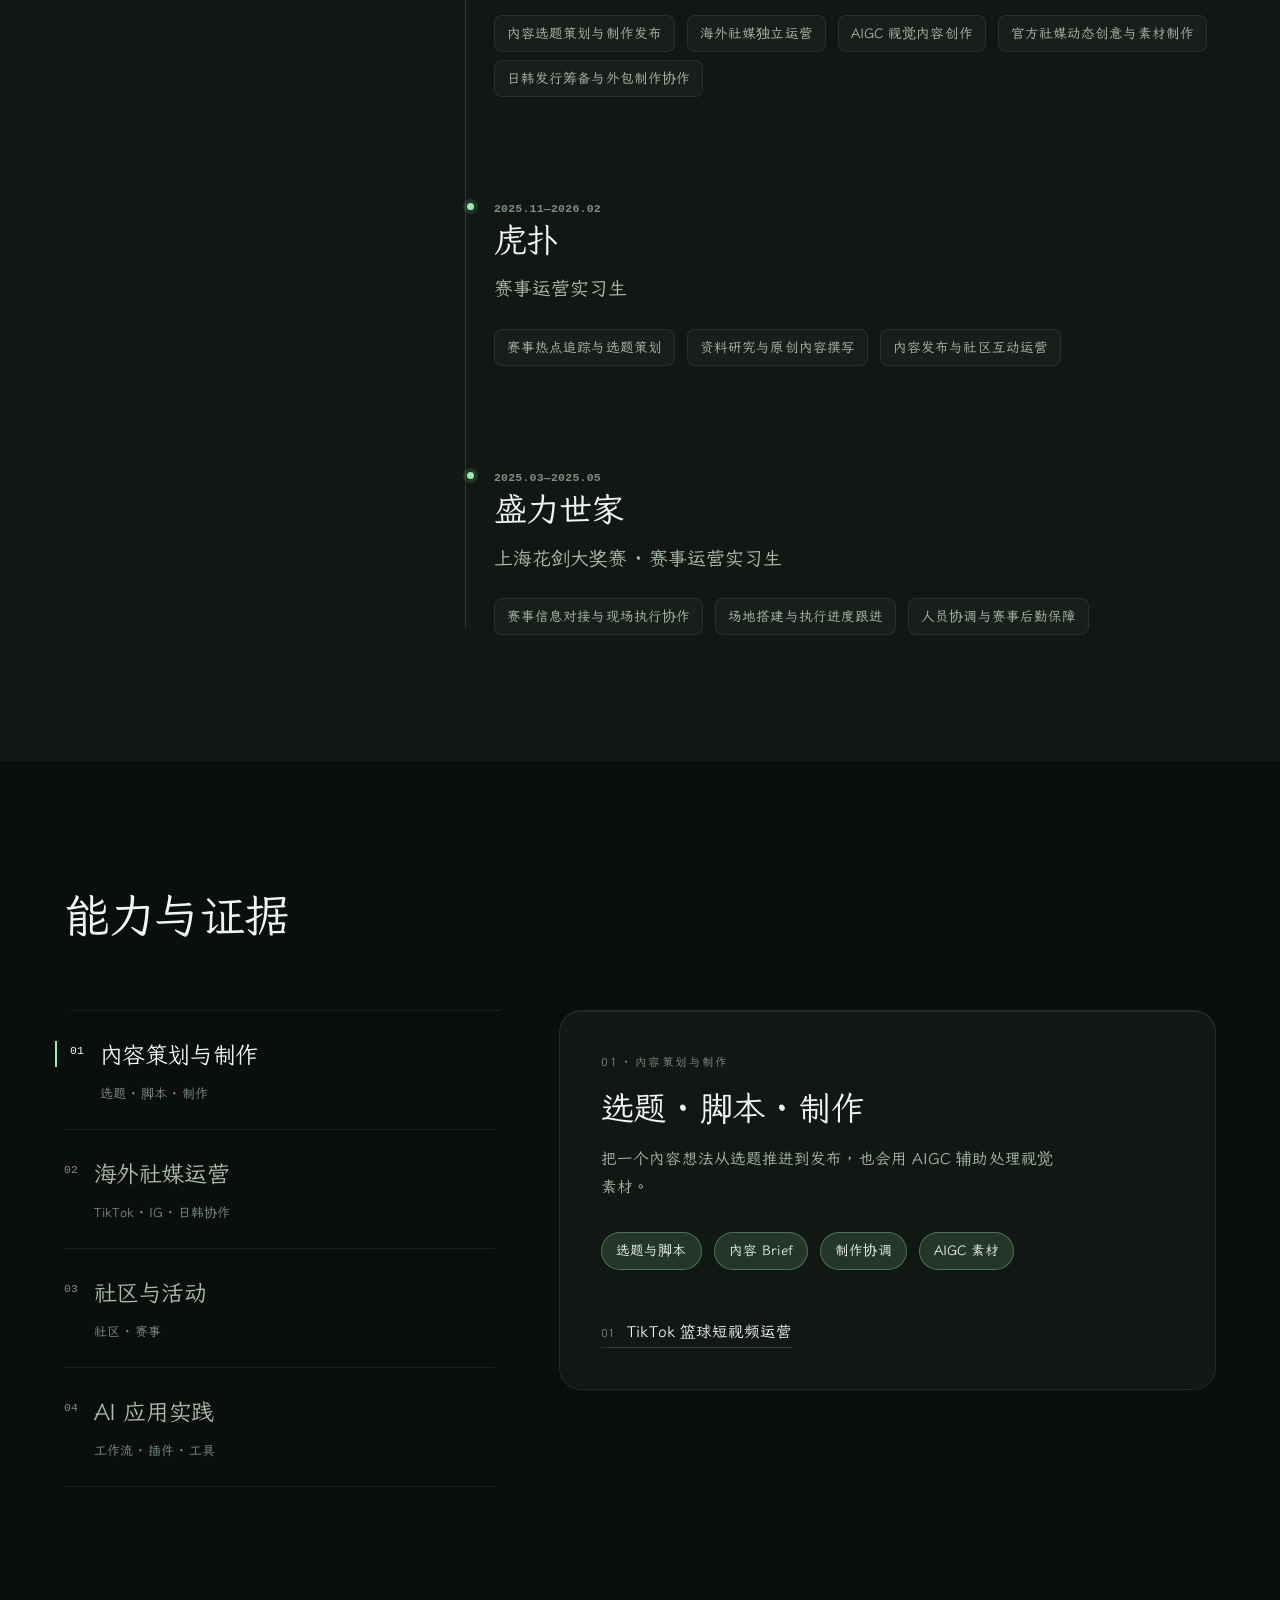
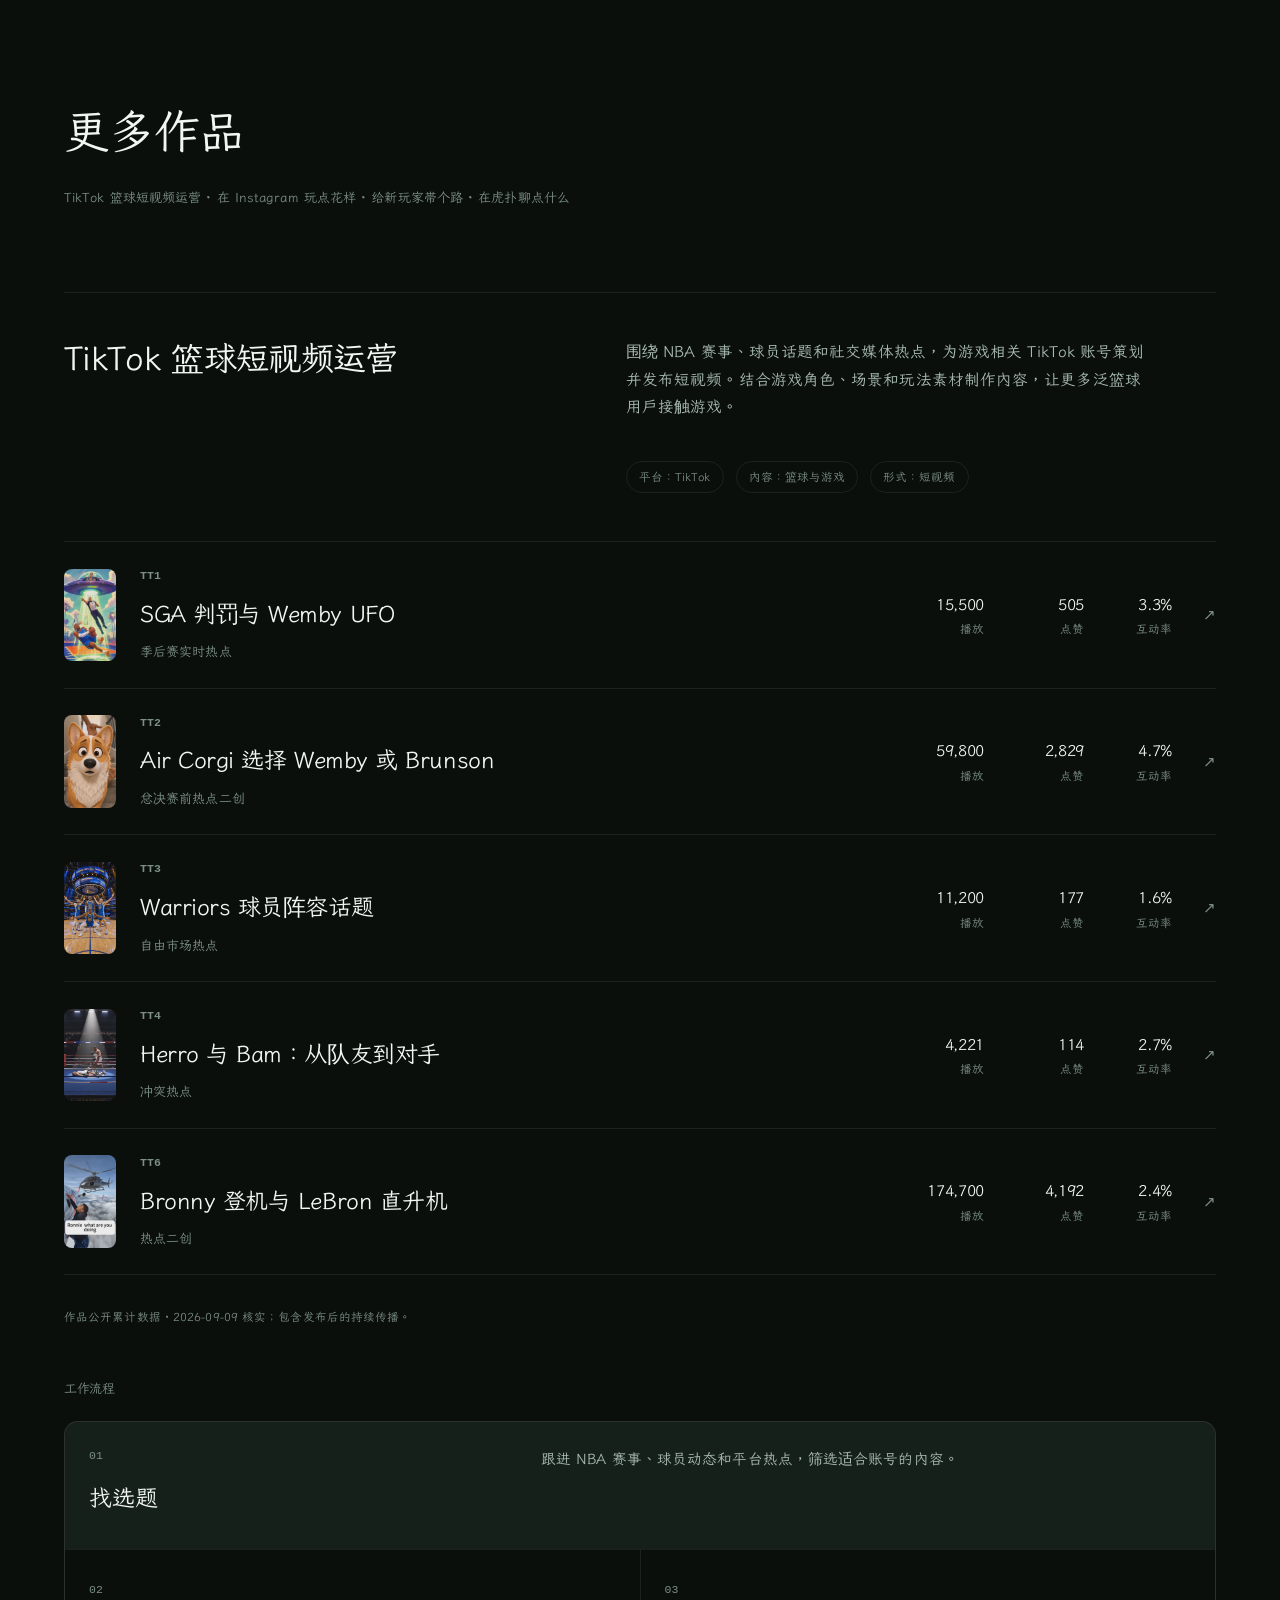
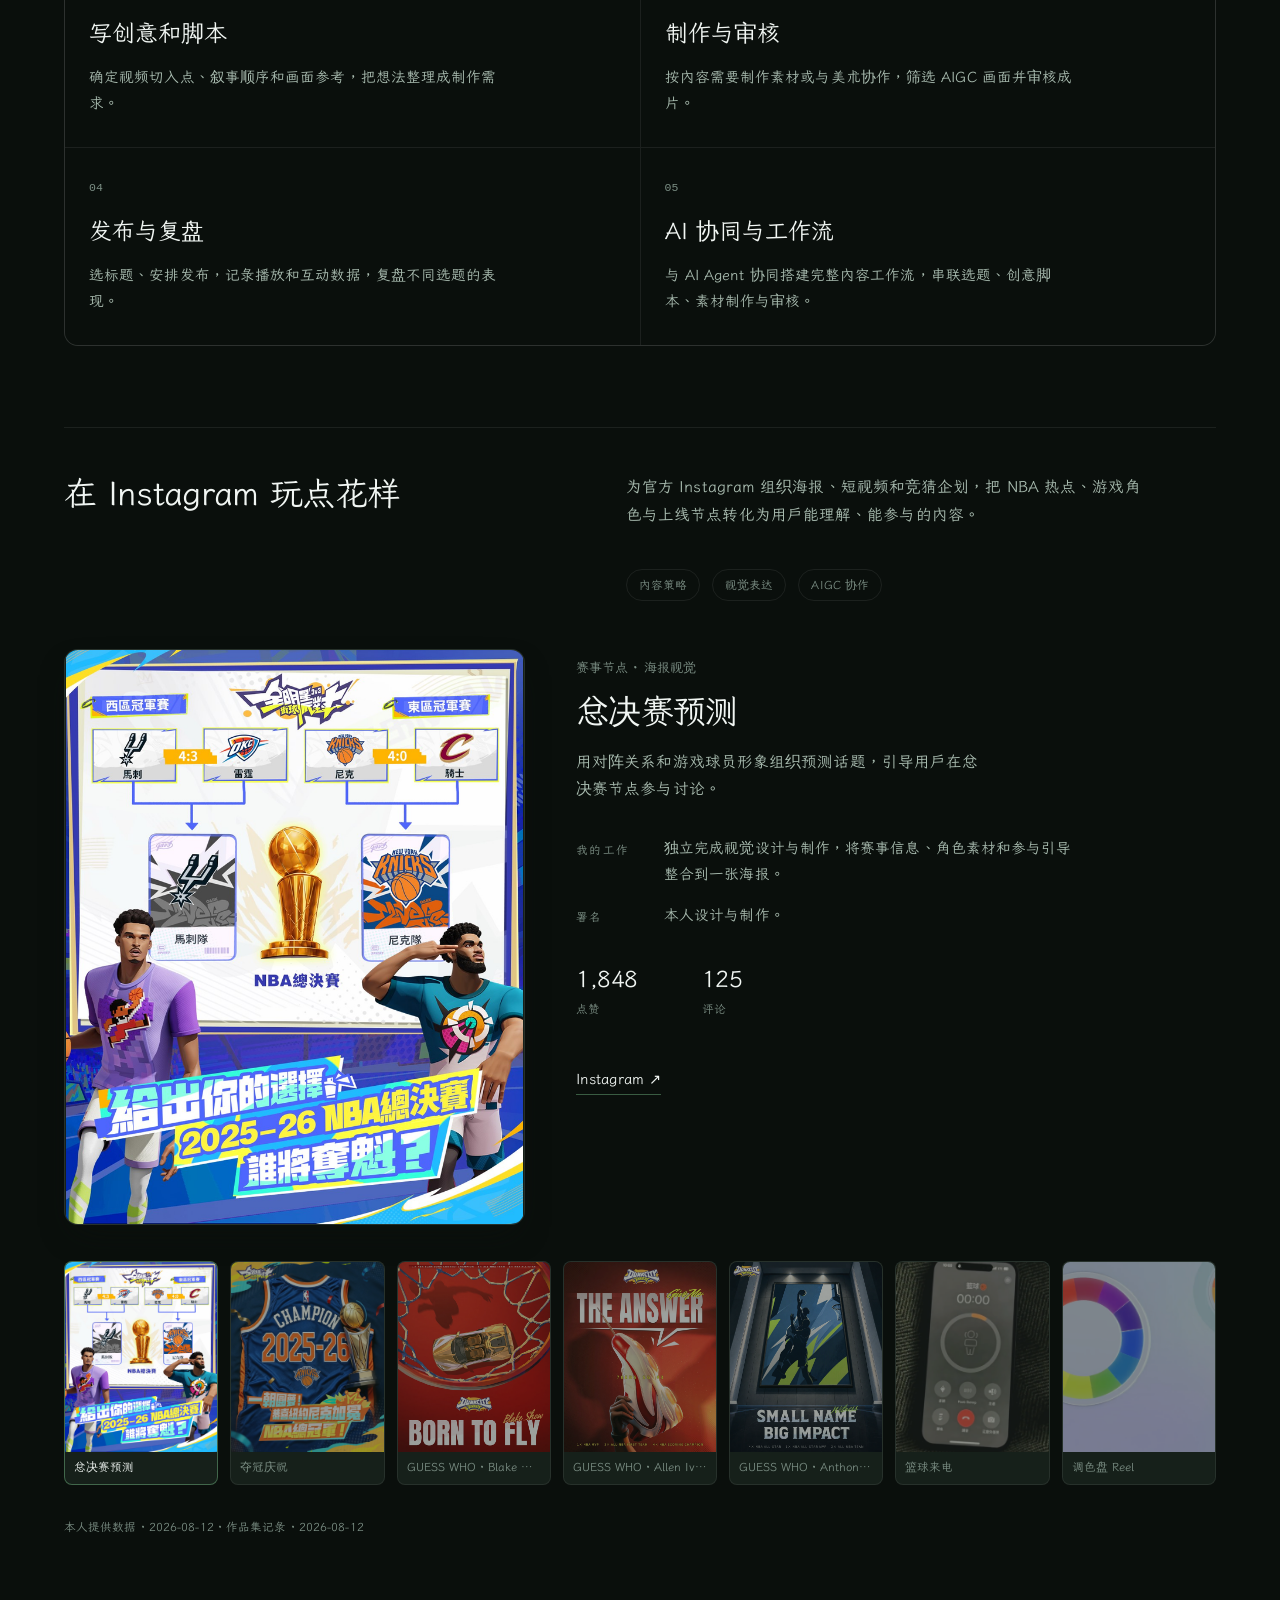
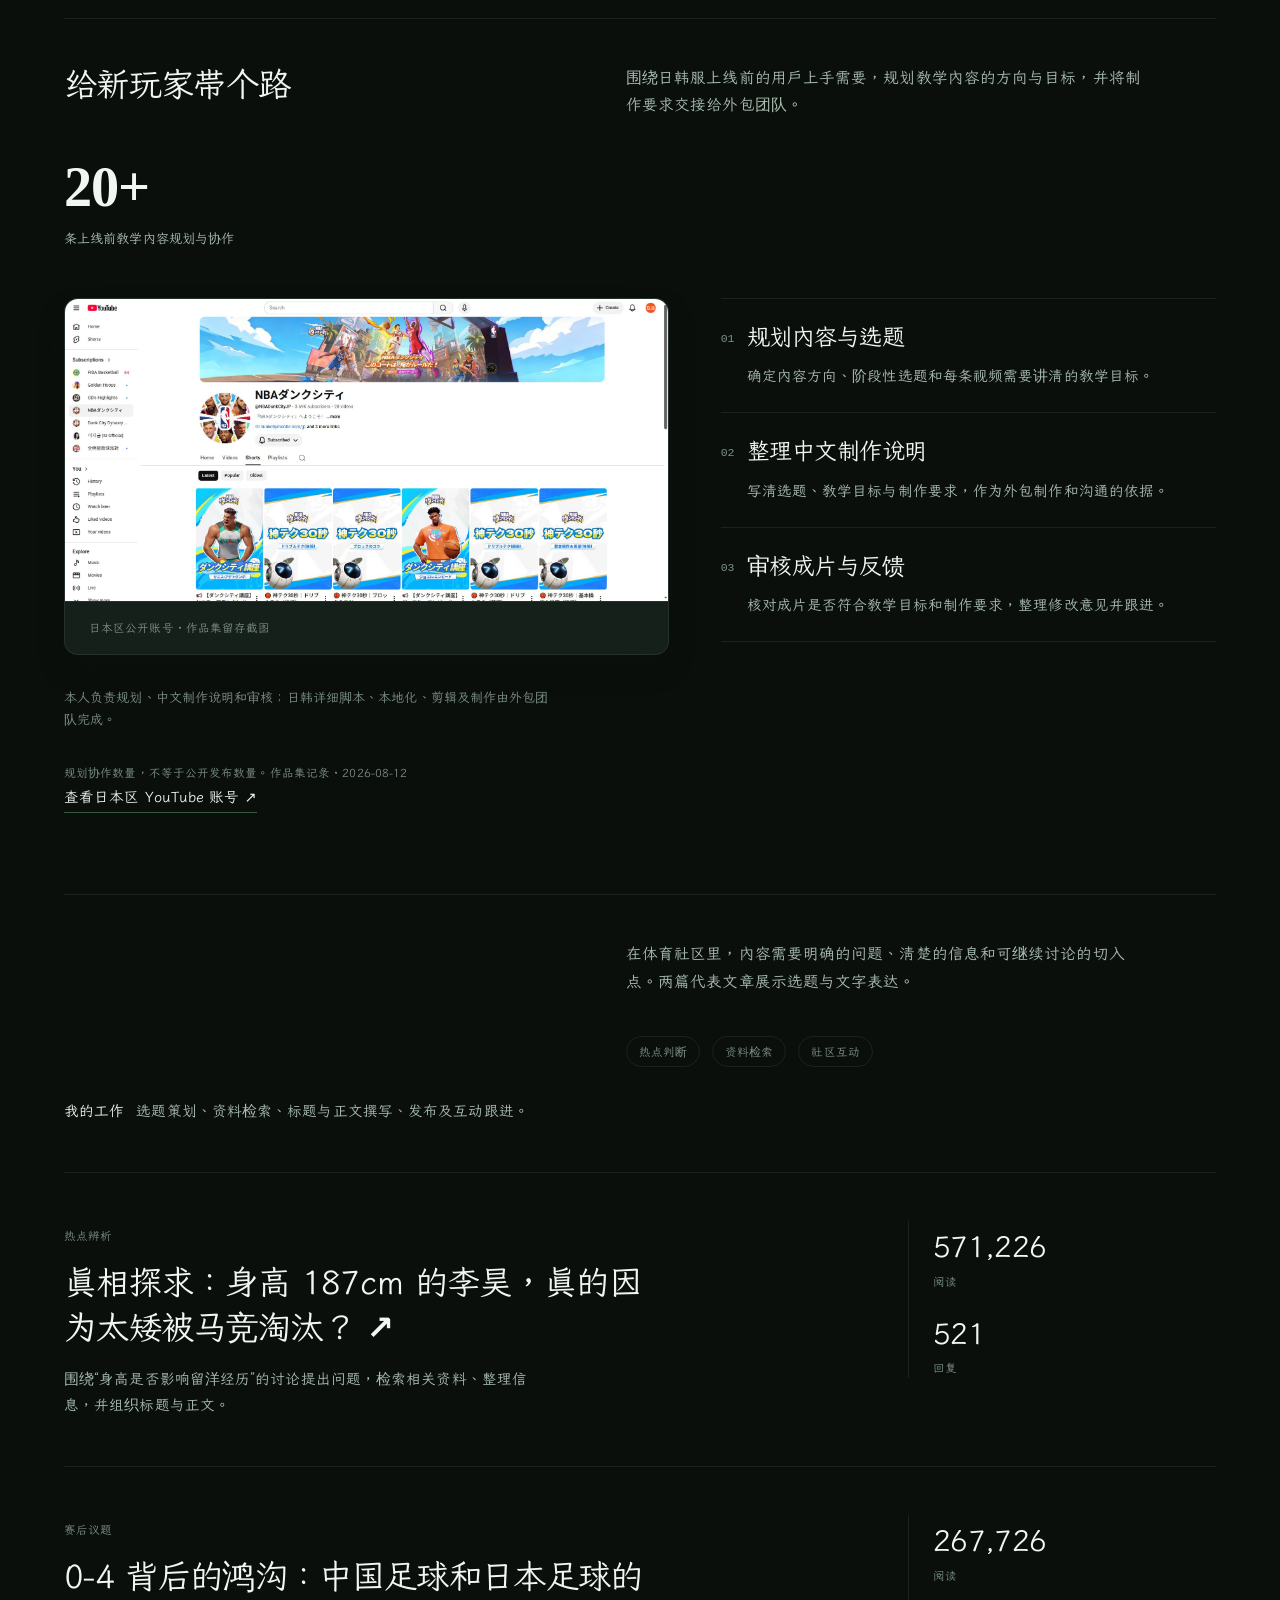
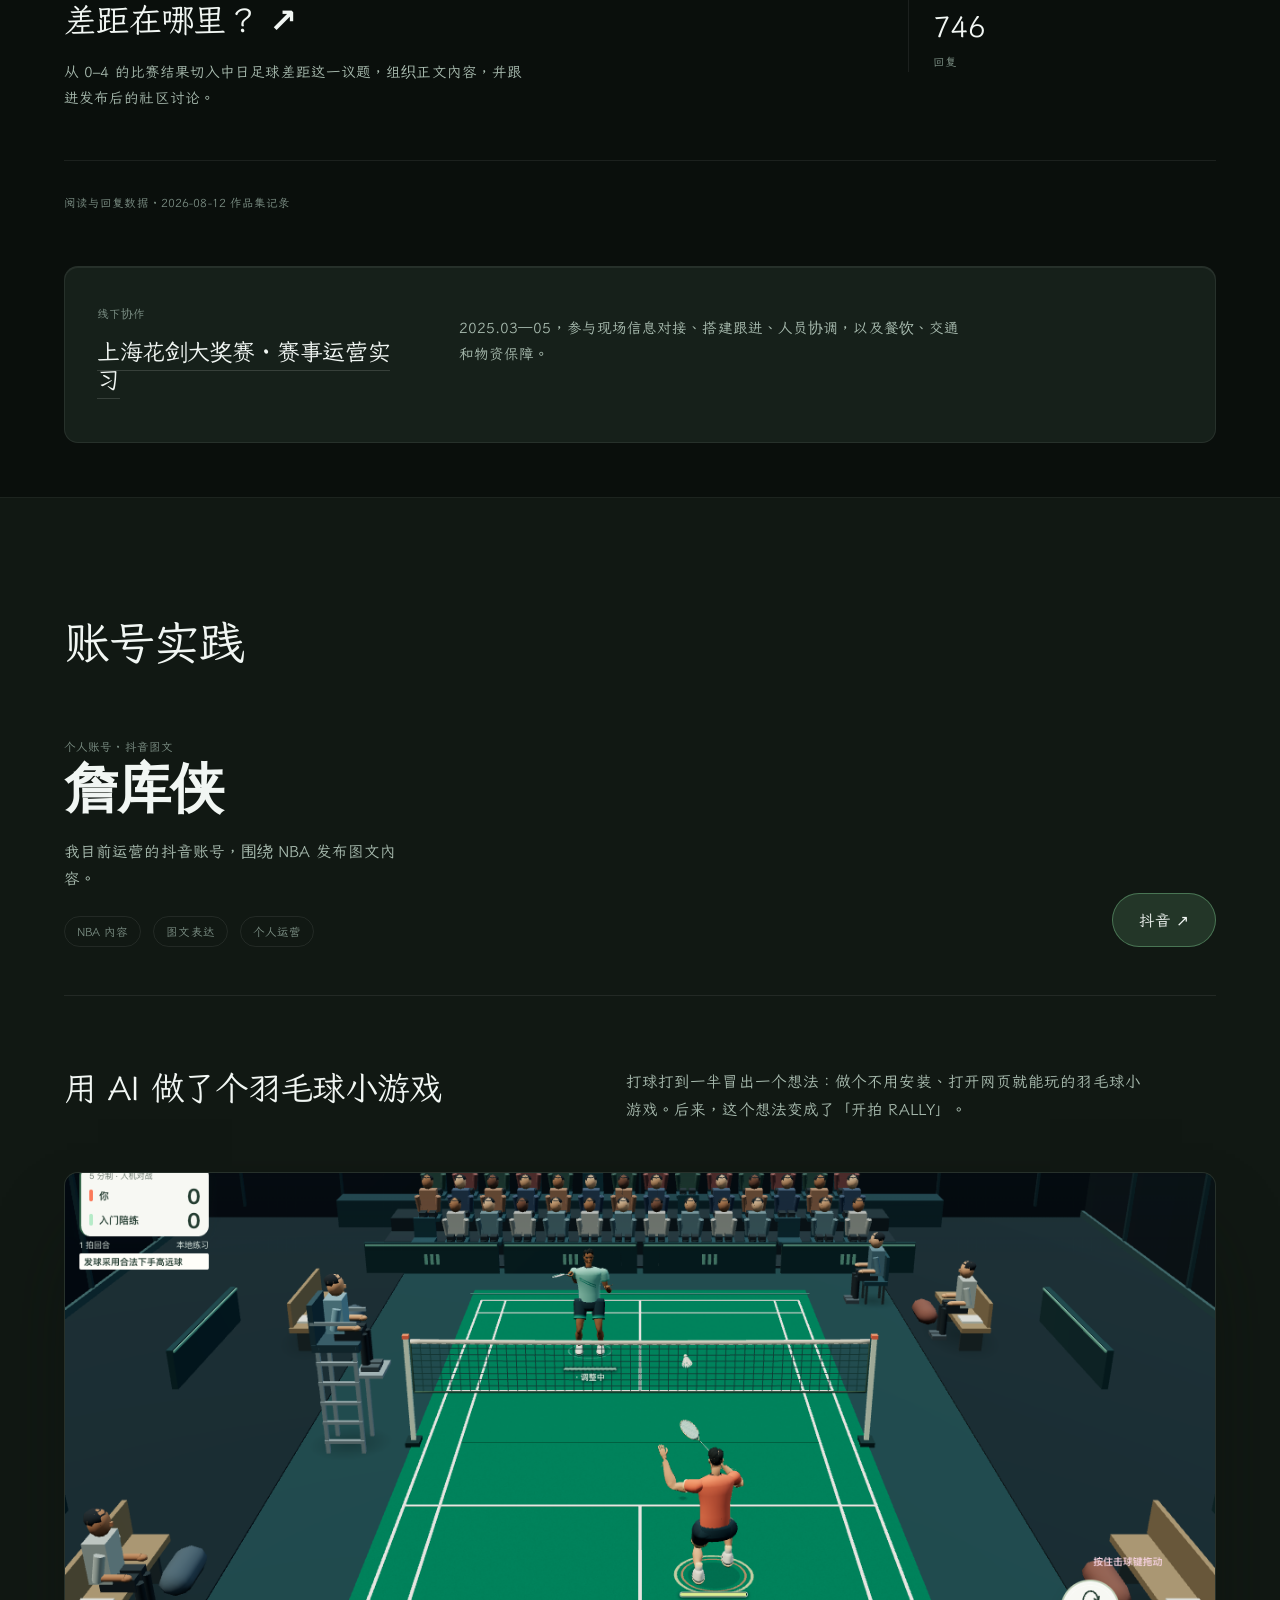
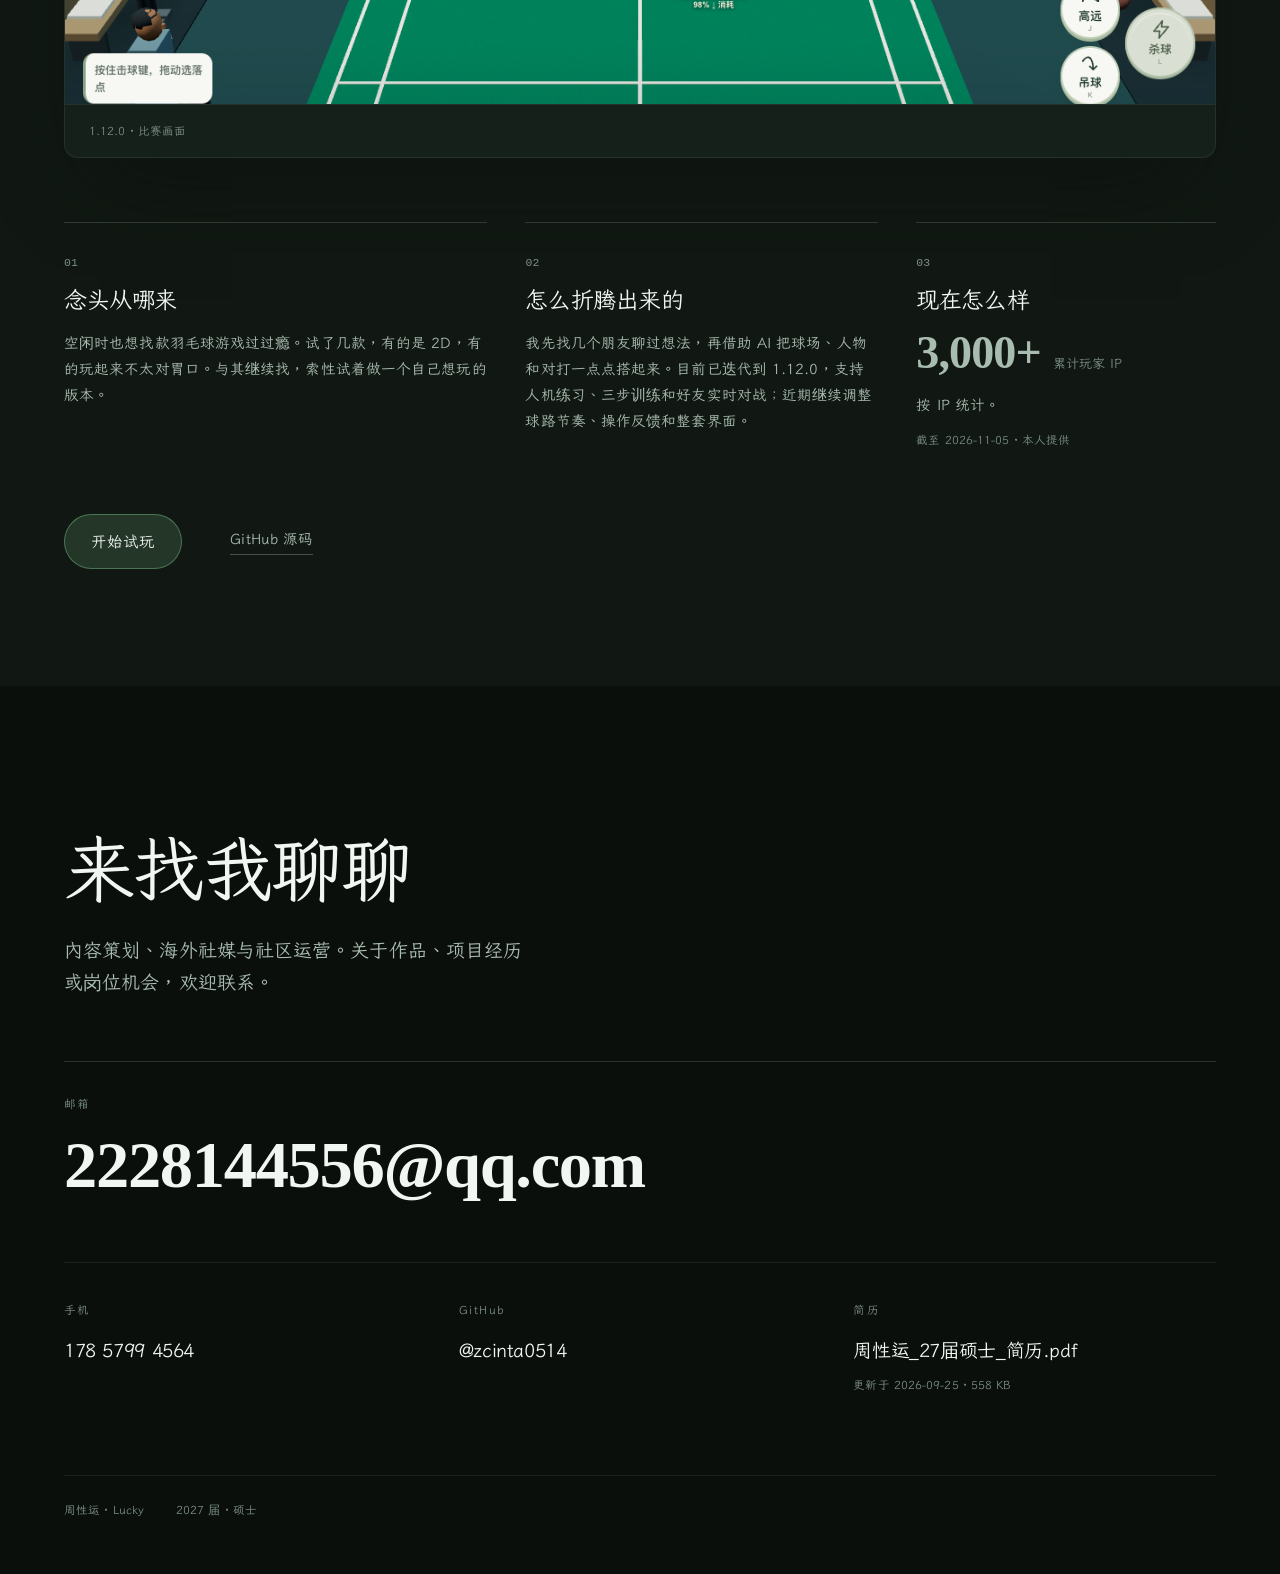
<file: versions/a/index.html>
<!doctype html>
<html lang="zh-CN">
<head>
<meta charset="utf-8">
<meta name="viewport" content="width=device-width, initial-scale=1">
<meta name="description" content="周性运个人作品集。内容策划与海外社媒运营。">
<title>周性运 · 个人作品集</title>
<!-- 令牌层与动效原语全部来自共享层，本页只写版式与叙事 -->
<link rel="stylesheet" href="../shared/base.css">
<link rel="stylesheet" href="style.css">
</head>
<body>
<a class="skip-link" href="#main">跳到正文</a>
<div class="grain" aria-hidden="true"></div>
<div class="sprog" aria-hidden="true"><i id="sprog-fill"></i></div>

<main id="main" tabindex="-1">

  <!-- ① 首屏：名字 + 一句定位 + 四个真实数字 + 两个行动入口 -->
  <header class="hero" id="home">
    <div class="wrap">
      <div class="hero-main">
        <div class="hero-copy">
          <h1 class="hero-name wipe"><span><b id="hero-name"></b> <em id="hero-en"></em></span></h1>
          <p class="hero-title" id="hero-title"></p>
          <p class="hero-line" id="hero-line"></p>
          <div class="hero-actions">
            <a class="btn" href="#peak">看作品</a>
            <a class="quiet" id="hero-resume">下载简历</a>
          </div>
        </div>
        <figure class="portrait">
          <img id="portrait-img" alt="" decoding="async" fetchpriority="high">
        </figure>
      </div>
      <ul class="proof" id="proof"></ul>
    </div>
  </header>

  <!-- ② 静默：峰值前一段几乎什么都没有的滚动，只有一行数据口径 -->
  <div class="silence" id="silence" aria-hidden="true">
    <p id="silence-line" data-reveal="fade"></p>
  </div>

  <!-- ③ 峰值：全站唯一的高潮。外层 .peak-trigger 不被裁切，负责观察；
        真正被 clip-path 裁切的 .peak 用 data-watch 指回它（clip-path 会让自身 IO 判定为 0 面积）。 -->
  <div class="peak-trigger" id="peak-trigger">
    <section class="peak" id="peak" aria-labelledby="peak-title" data-watch="#peak-trigger">
      <div class="wrap peak-inner">
        <div class="peak-top">
          <div class="peak-copy">
            <p class="peak-meta" id="peak-meta"></p>
            <h2 class="wipe" id="peak-title"><span id="peak-title-text"></span></h2>
            <p class="peak-number">
              <b class="num" id="peak-num">0</b><span class="peak-unit">播放</span>
            </p>
            <ul class="peak-stats" id="peak-stats"></ul>
            <ol class="peak-flow" id="peak-flow"></ol>
          </div>
          <figure class="peak-media" id="peak-media">
            <img id="peak-img" alt="" decoding="async" fetchpriority="high">
          </figure>
        </div>
        <div class="peak-foot">
          <p class="peak-why" id="peak-why" data-reveal="up"></p>
          <a class="peak-link" id="peak-link" target="_blank" rel="noopener noreferrer"></a>
        </div>
      </div>
    </section>
  </div>

  <!-- ④ 经历：教育两张卡 + 三段实习，非对称网格 + 时间线，不用三列等宽卡片 -->
  <section class="section band" id="experience" aria-labelledby="exp-title">
    <div class="wrap">
      <h2 class="h2 wipe" id="exp-title"><span>履历</span></h2>
      <div class="exp-grid">
        <div class="edu-col" id="edu-col"></div>
        <ol class="timeline" id="exp-list"></ol>
      </div>
    </div>
  </section>

  <!-- ⑤ 能力：能力 ←→ 证据 联动，不是轨道图 -->
  <section class="section" id="capability" aria-labelledby="cap-title">
    <div class="wrap">
      <h2 class="h2 wipe" id="cap-title"><span>能力与证据</span></h2>
      <div class="cap-grid">
        <div class="cap-tabs" role="tablist" aria-orientation="vertical" aria-label="能力方向" id="cap-tabs"></div>
        <div class="cap-panels" id="cap-panels"></div>
      </div>
    </div>
  </section>

  <!-- ⑥ 更多作品：TikTok 其余 5 条 / Instagram 7 项 / 日韩教学 / 虎扑两篇 -->
  <section class="section" id="works" aria-labelledby="works-title">
    <div class="wrap">
      <h2 class="h2 wipe" id="works-title"><span>更多作品</span></h2>
      <p class="works-index" id="works-index"></p>

      <article class="unit" id="works-tiktok" aria-labelledby="tt-title">
        <header class="unit-head">
          <h3 class="h3 wipe" id="tt-title"><span></span></h3>
          <p class="unit-brief" id="tt-brief"></p>
          <ul class="tags" id="tt-scope"></ul>
        </header>
        <ol class="tt-list" id="tt-list" data-reveal="up"></ol>
        <p class="unit-note" id="tt-note"></p>
        <div class="duties" id="tt-duties"></div>
      </article>

      <article class="unit" id="works-instagram" aria-labelledby="ig-title">
        <header class="unit-head">
          <h3 class="h3 wipe" id="ig-title"><span></span></h3>
          <p class="unit-brief" id="ig-brief"></p>
          <ul class="tags" id="ig-tags"></ul>
        </header>
        <div class="ig-gallery">
          <div class="ig-stage">
            <figure class="ig-frame">
              <img id="ig-main-img" alt="" decoding="async" loading="lazy">
            </figure>
            <div class="ig-caption" id="ig-caption" aria-live="polite">
              <p class="ig-cat" id="ig-cat"></p>
              <h4 id="ig-work-title"></h4>
              <p class="ig-desc" id="ig-desc"></p>
              <dl class="ig-credit">
                <dt>我的工作</dt>
                <dd id="ig-role"></dd>
                <dt>署名</dt>
                <dd id="ig-credit-text"></dd>
              </dl>
              <ul class="ig-metrics" id="ig-metrics"></ul>
              <div class="ig-actions">
                <a class="unit-link" id="ig-link" target="_blank" rel="noopener noreferrer"></a>
                <div class="ig-steps" id="ig-steps"></div>
              </div>
            </div>
          </div>
          <div class="ig-thumbs" id="ig-thumbs" role="group" aria-label="Instagram 作品缩略图"></div>
        </div>
        <p class="unit-note" id="ig-note"></p>
      </article>

      <article class="unit" id="works-localization" aria-labelledby="loc-title">
        <header class="unit-head">
          <h3 class="h3 wipe" id="loc-title"><span></span></h3>
          <p class="unit-brief" id="loc-brief"></p>
          <p class="unit-count" id="loc-count"></p>
        </header>
        <div class="loc-grid">
          <figure class="loc-shot">
            <img id="loc-img" alt="" loading="lazy" decoding="async">
            <figcaption id="loc-caption"></figcaption>
          </figure>
          <ol class="loc-steps" id="loc-steps"></ol>
        </div>
        <p class="unit-credit" id="loc-credit"></p>
        <p class="unit-note" id="loc-note"></p>
        <a class="unit-link" id="loc-link" target="_blank" rel="noopener noreferrer"></a>
      </article>

      <article class="unit" id="works-hupu" aria-labelledby="hupu-title">
        <header class="unit-head">
          <h3 class="h3 wipe" id="hupu-title"><span></span></h3>
          <p class="unit-brief" id="hupu-brief"></p>
          <ul class="tags" id="hupu-tags"></ul>
        </header>
        <p class="hupu-role" id="hupu-role"></p>
        <ol class="hupu-list" id="hupu-list"></ol>
        <p class="unit-note" id="hupu-note"></p>
        <aside class="hupu-event" id="hupu-event"></aside>
      </article>
    </div>
  </section>

  <!-- ⑦ 账号实践：抖音「詹库侠」+ 开拍 RALLY -->
  <section class="section band" id="practice" aria-labelledby="practice-title">
    <div class="wrap">
      <h2 class="h2 wipe" id="practice-title"><span>账号实践</span></h2>
      <article class="douyin" id="douyin"></article>
      <article class="unit rally" id="practice-rally" aria-labelledby="rally-title">
        <header class="unit-head">
          <h3 class="h3 wipe" id="rally-title"><span id="rally-title-text"></span></h3>
          <p class="unit-brief" id="rally-intro"></p>
        </header>
        <figure class="rally-shot">
          <img id="rally-img" alt="" loading="lazy" decoding="async">
          <figcaption id="rally-caption"></figcaption>
        </figure>
        <ol class="rally-story" id="rally-story"></ol>
        <div class="rally-actions">
          <a class="btn" id="rally-play" target="_blank" rel="noopener noreferrer">开始试玩</a>
          <a class="quiet" id="rally-code" target="_blank" rel="noopener noreferrer">GitHub 源码</a>
        </div>
      </article>
    </div>
  </section>

  <!-- ⑧ 联系：邮箱做主角，收得干净 -->
  <section class="section contact" id="contact" aria-labelledby="contact-title">
    <div class="wrap">
      <h2 class="h1 wipe" id="contact-title"><span id="contact-heading"></span></h2>
      <p class="contact-lead" id="contact-lead"></p>
      <a class="contact-email" id="contact-email">
        <span class="contact-label">邮箱</span>
        <b id="contact-email-text"></b>
      </a>
      <div class="contact-row">
        <a class="contact-cell" id="contact-phone"><span class="contact-label">手机</span><b></b></a>
        <a class="contact-cell" id="contact-github" target="_blank" rel="noopener noreferrer"><span class="contact-label">GitHub</span><b></b></a>
        <a class="contact-cell" id="contact-resume"><span class="contact-label">简历</span><b></b><small></small></a>
      </div>
      <p class="contact-foot"><span id="contact-name"></span><span id="contact-cohort"></span></p>
    </div>
  </section>

</main>

<script src="../shared/content.js"></script>
<script src="../shared/motion.js"></script>
<script src="main.js"></script>
</body>
</html>
</file>
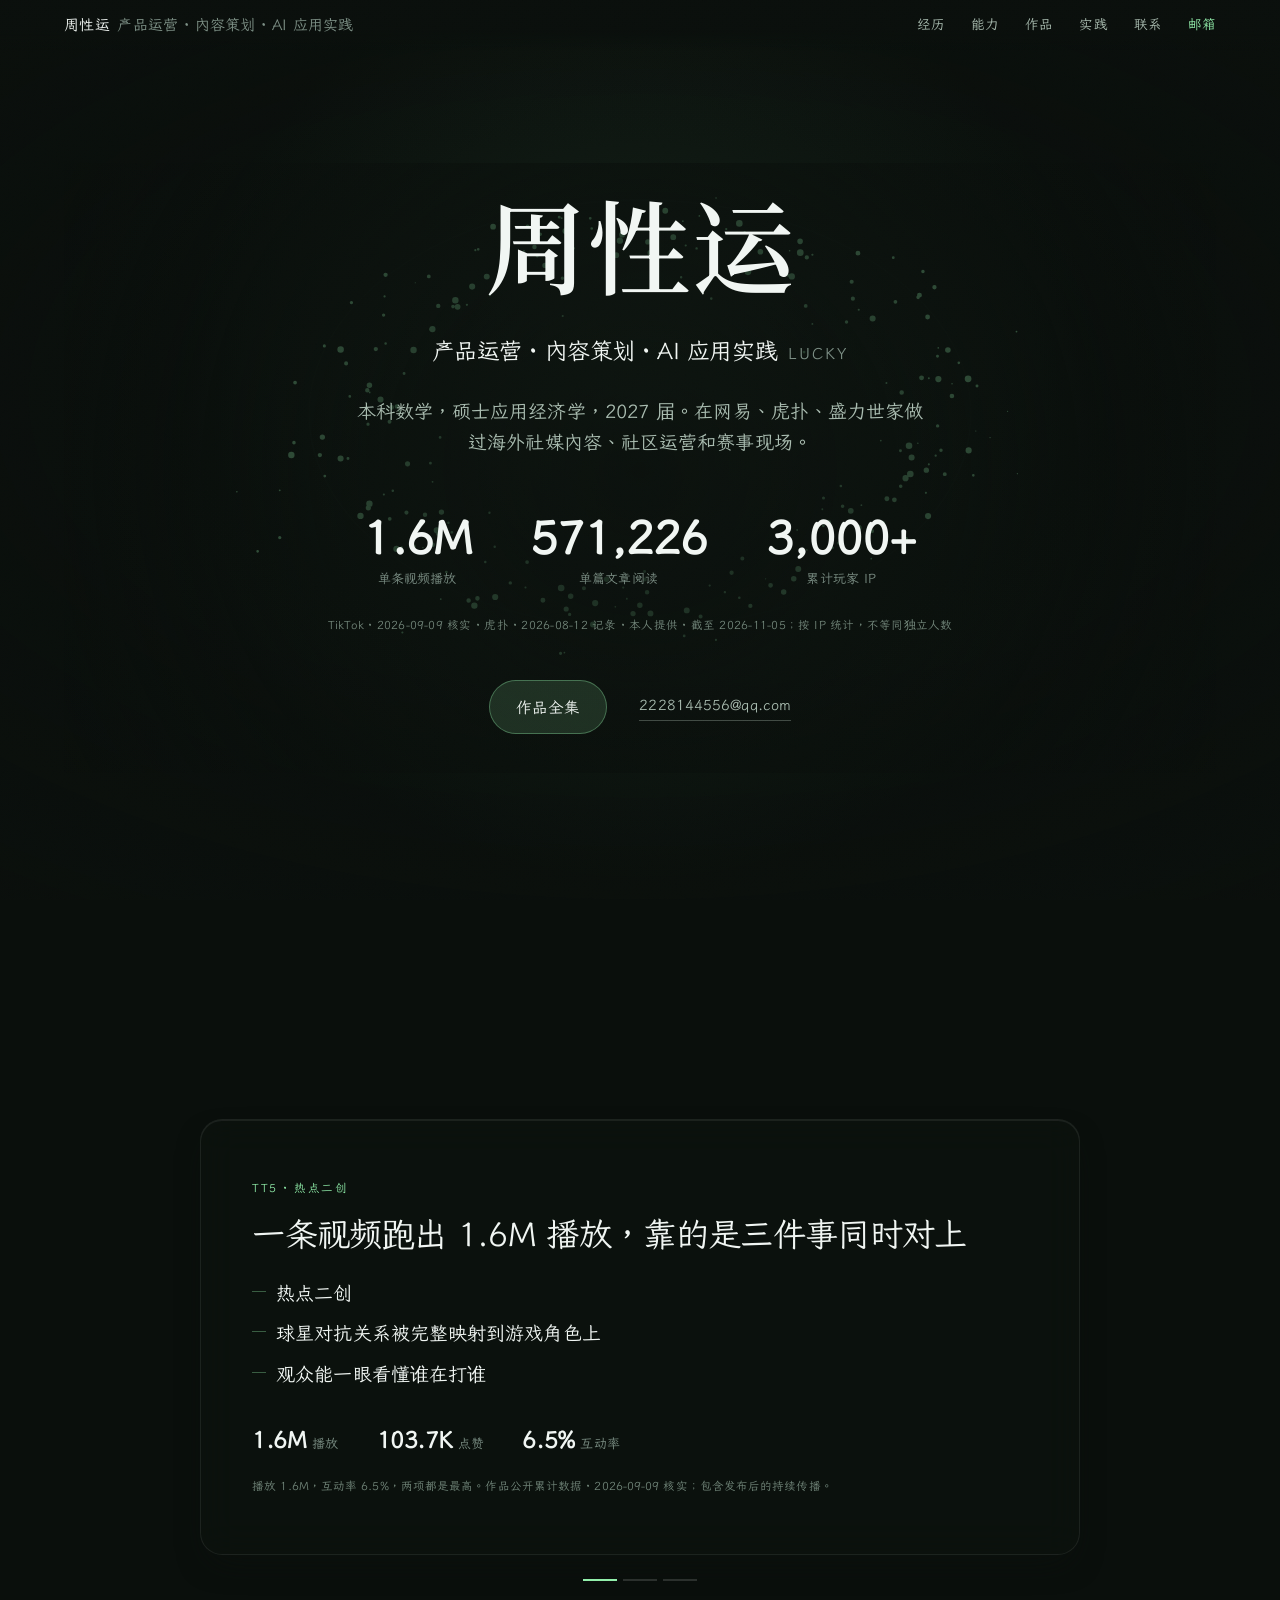
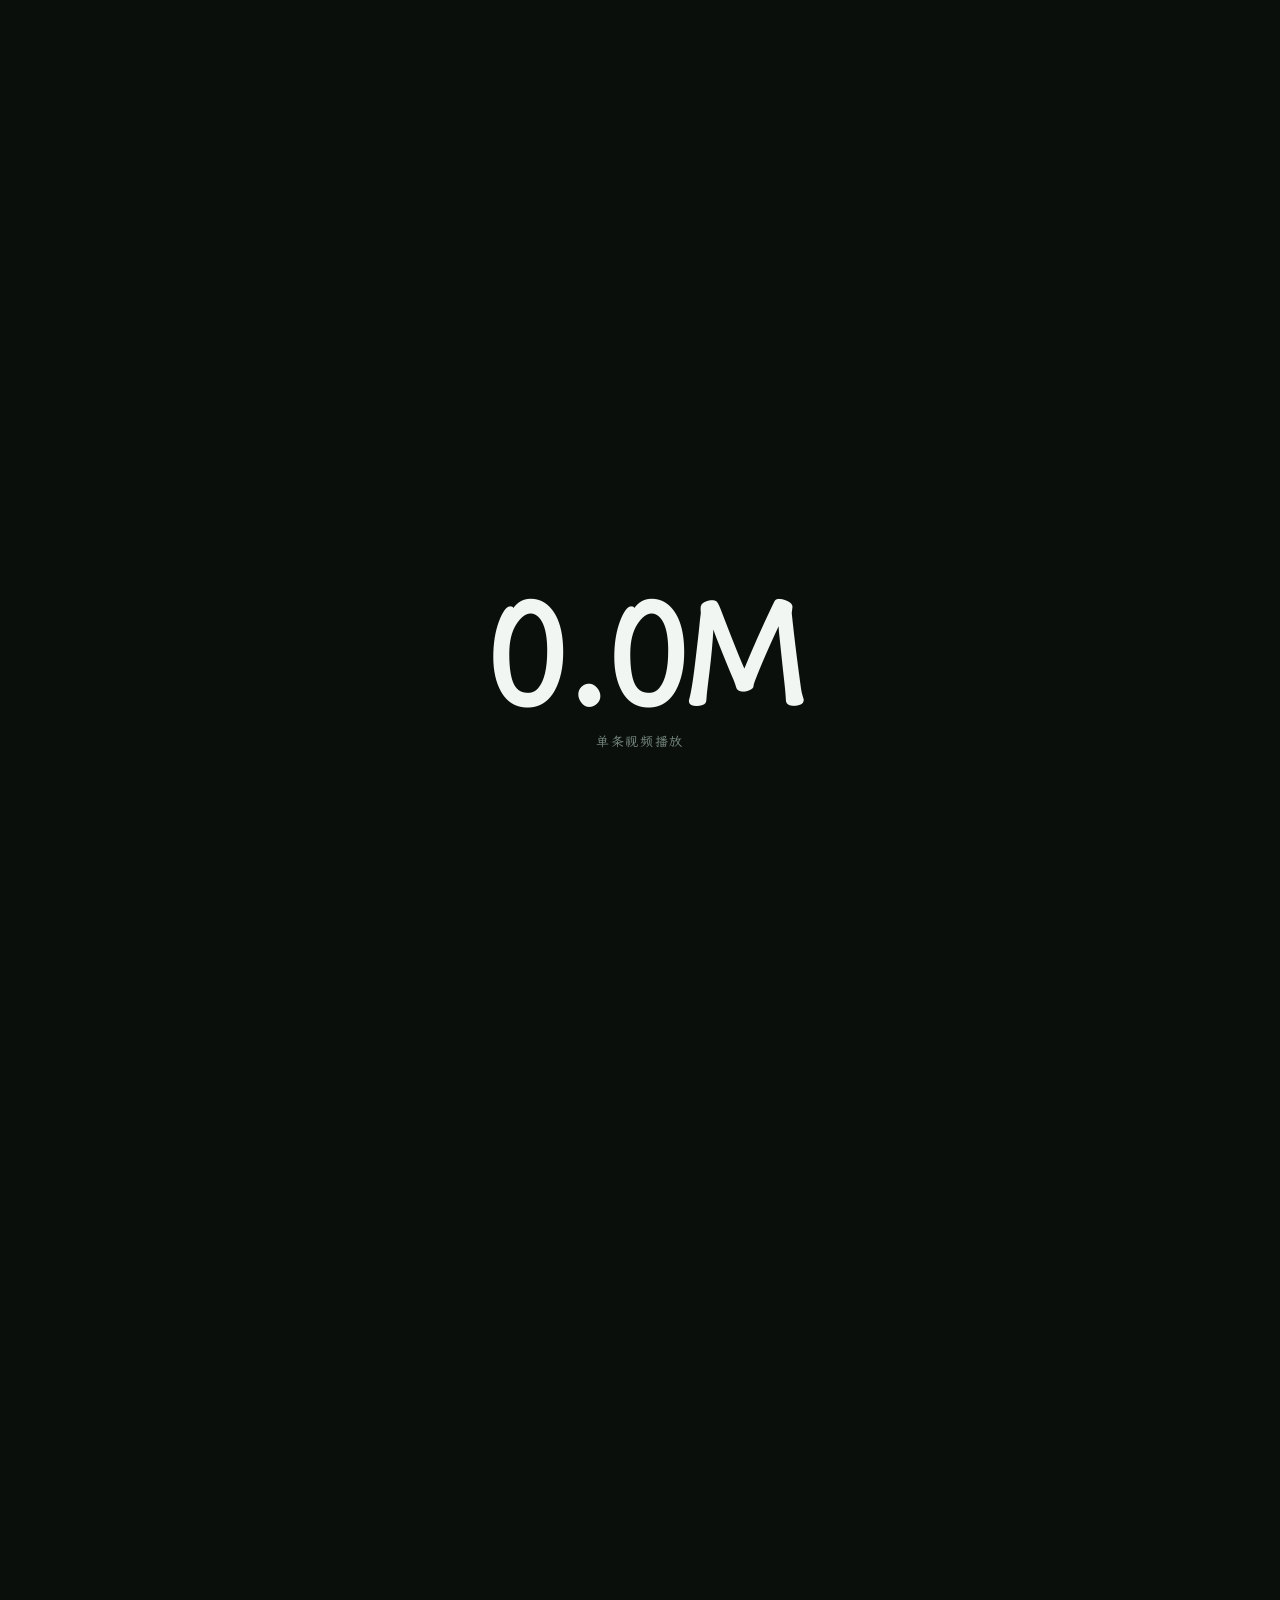
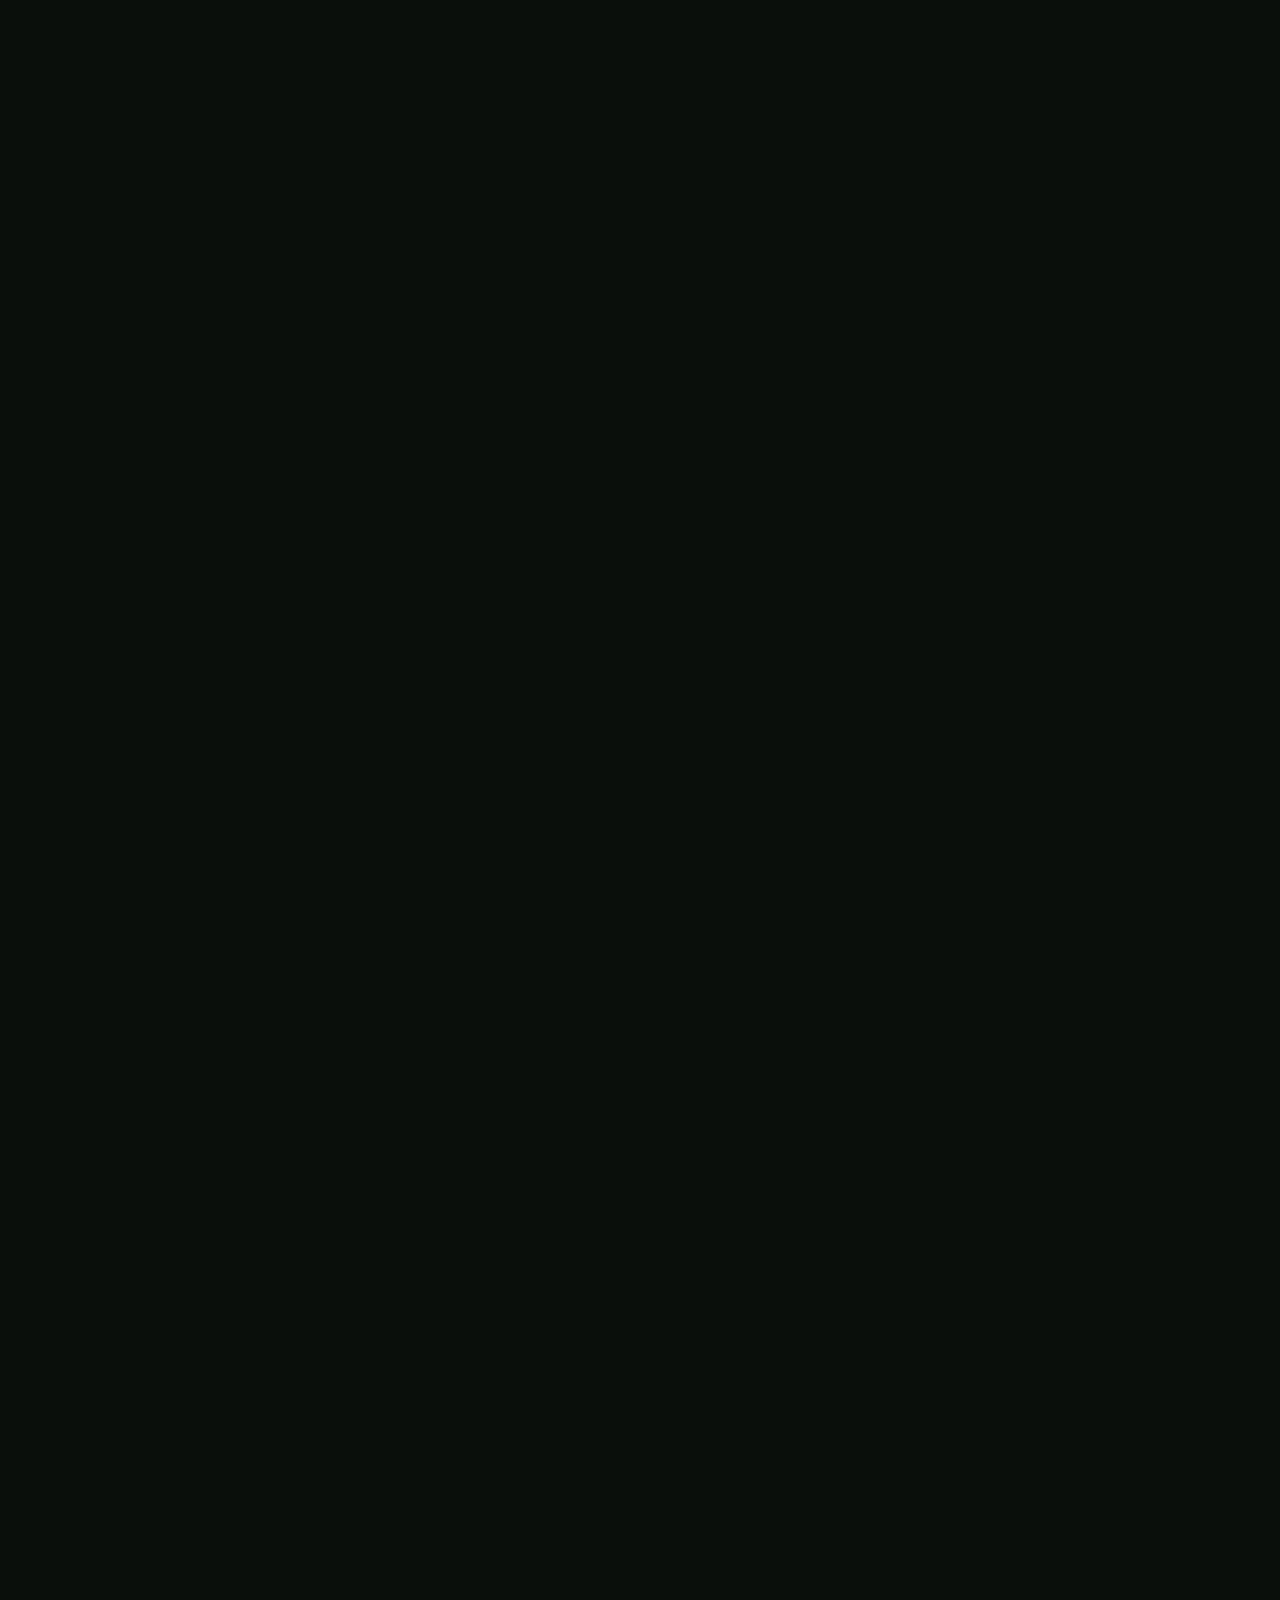
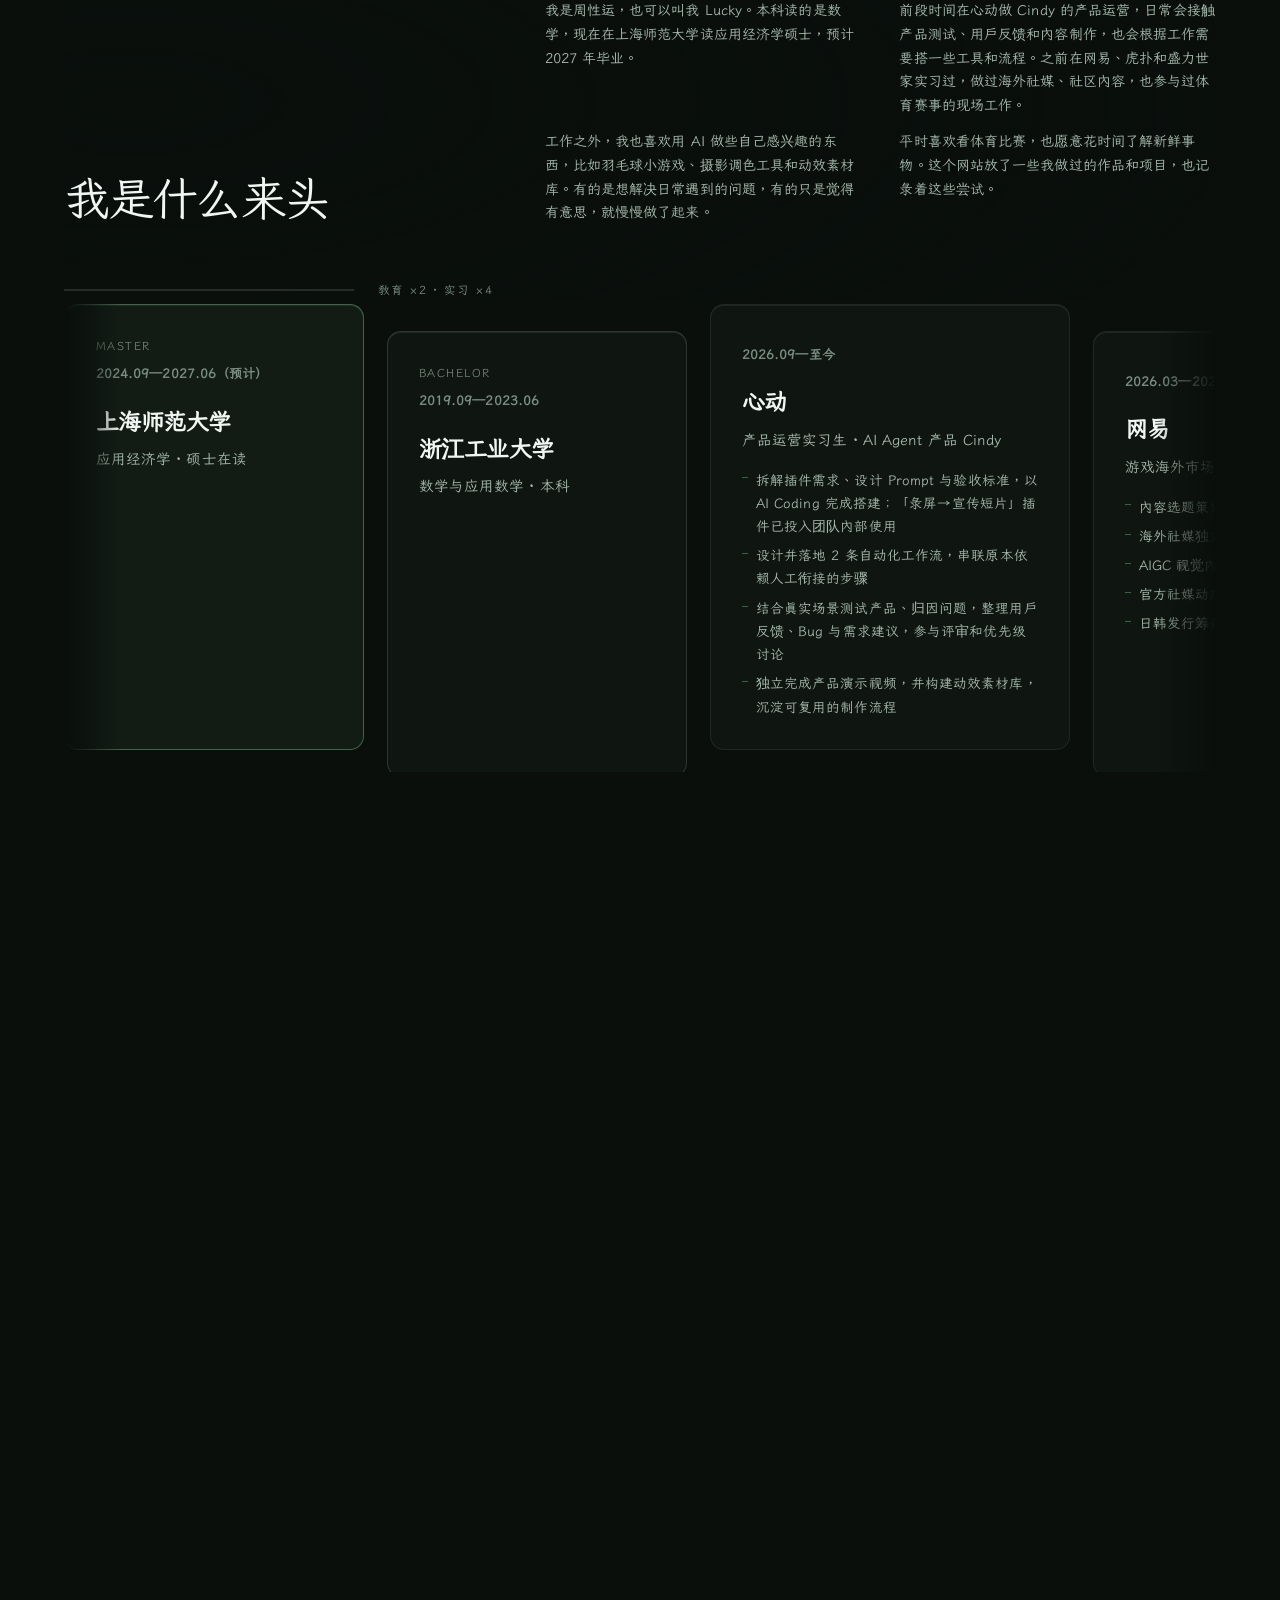
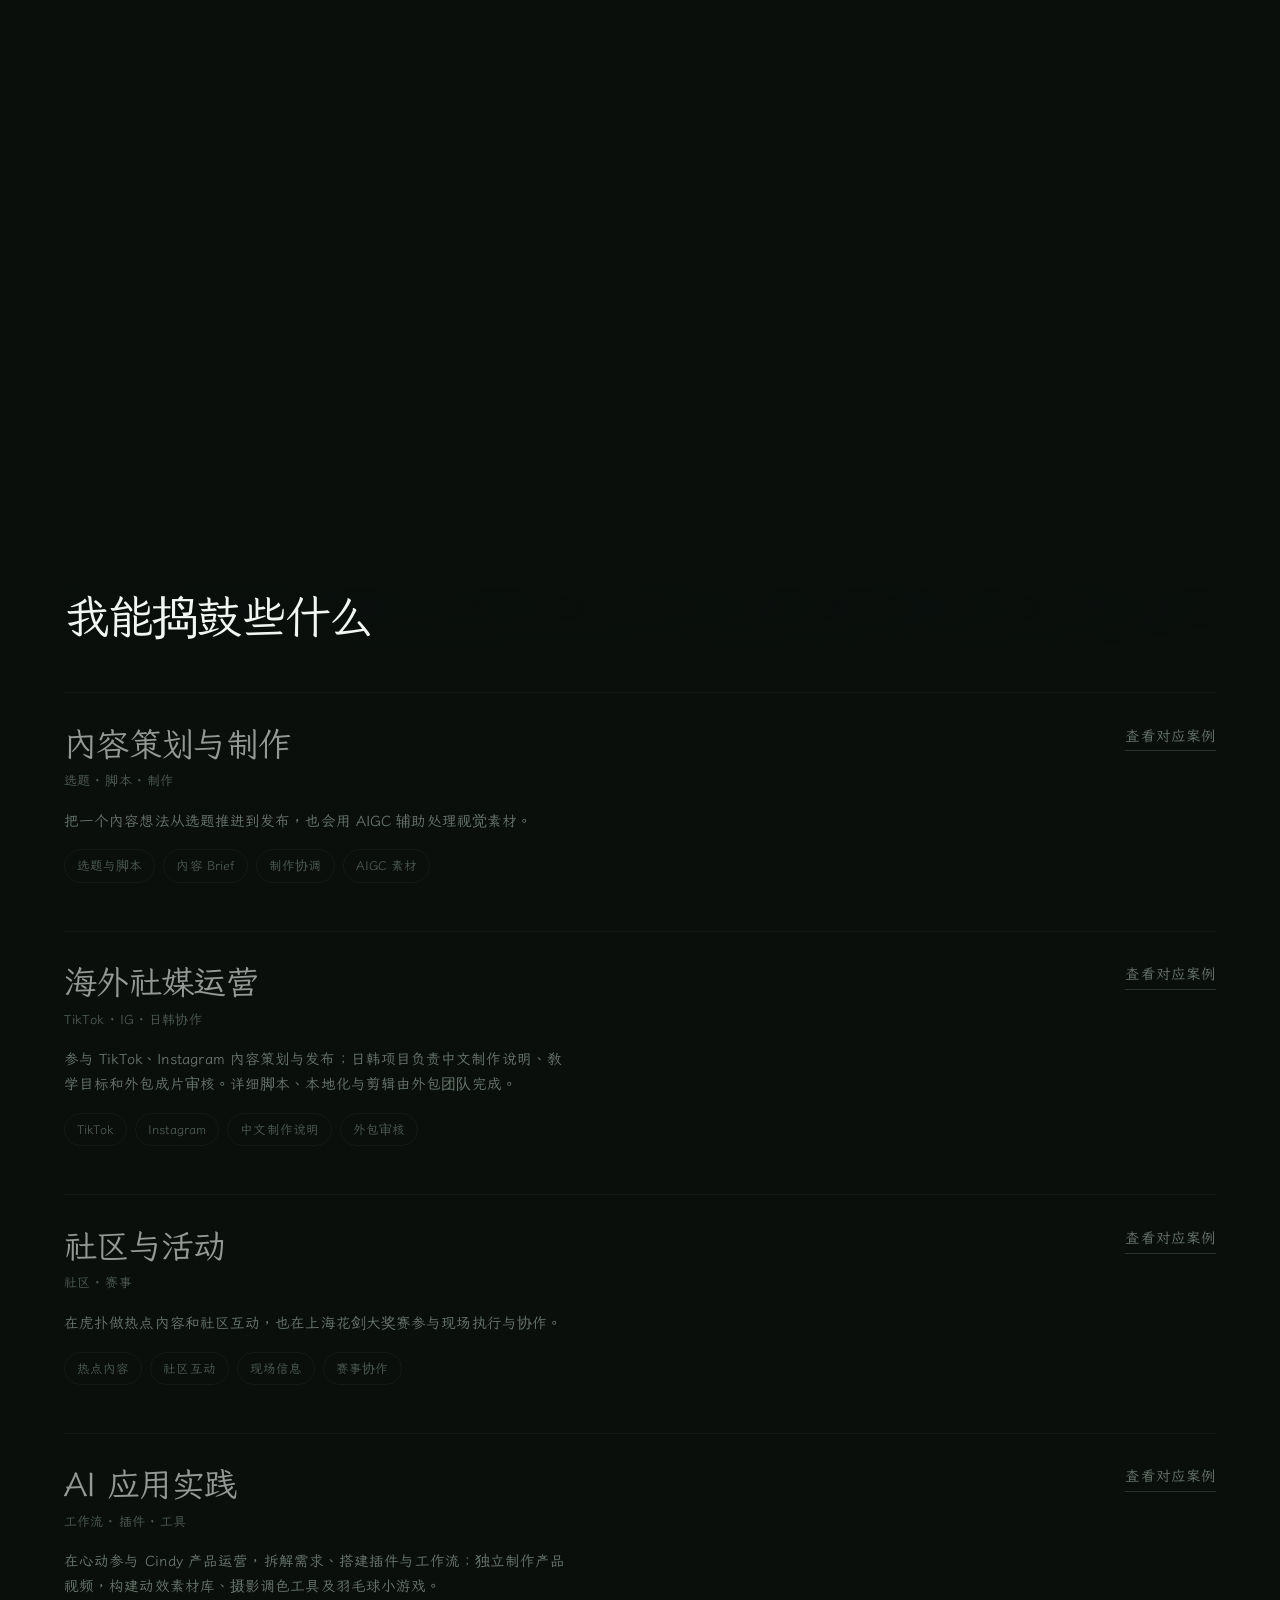
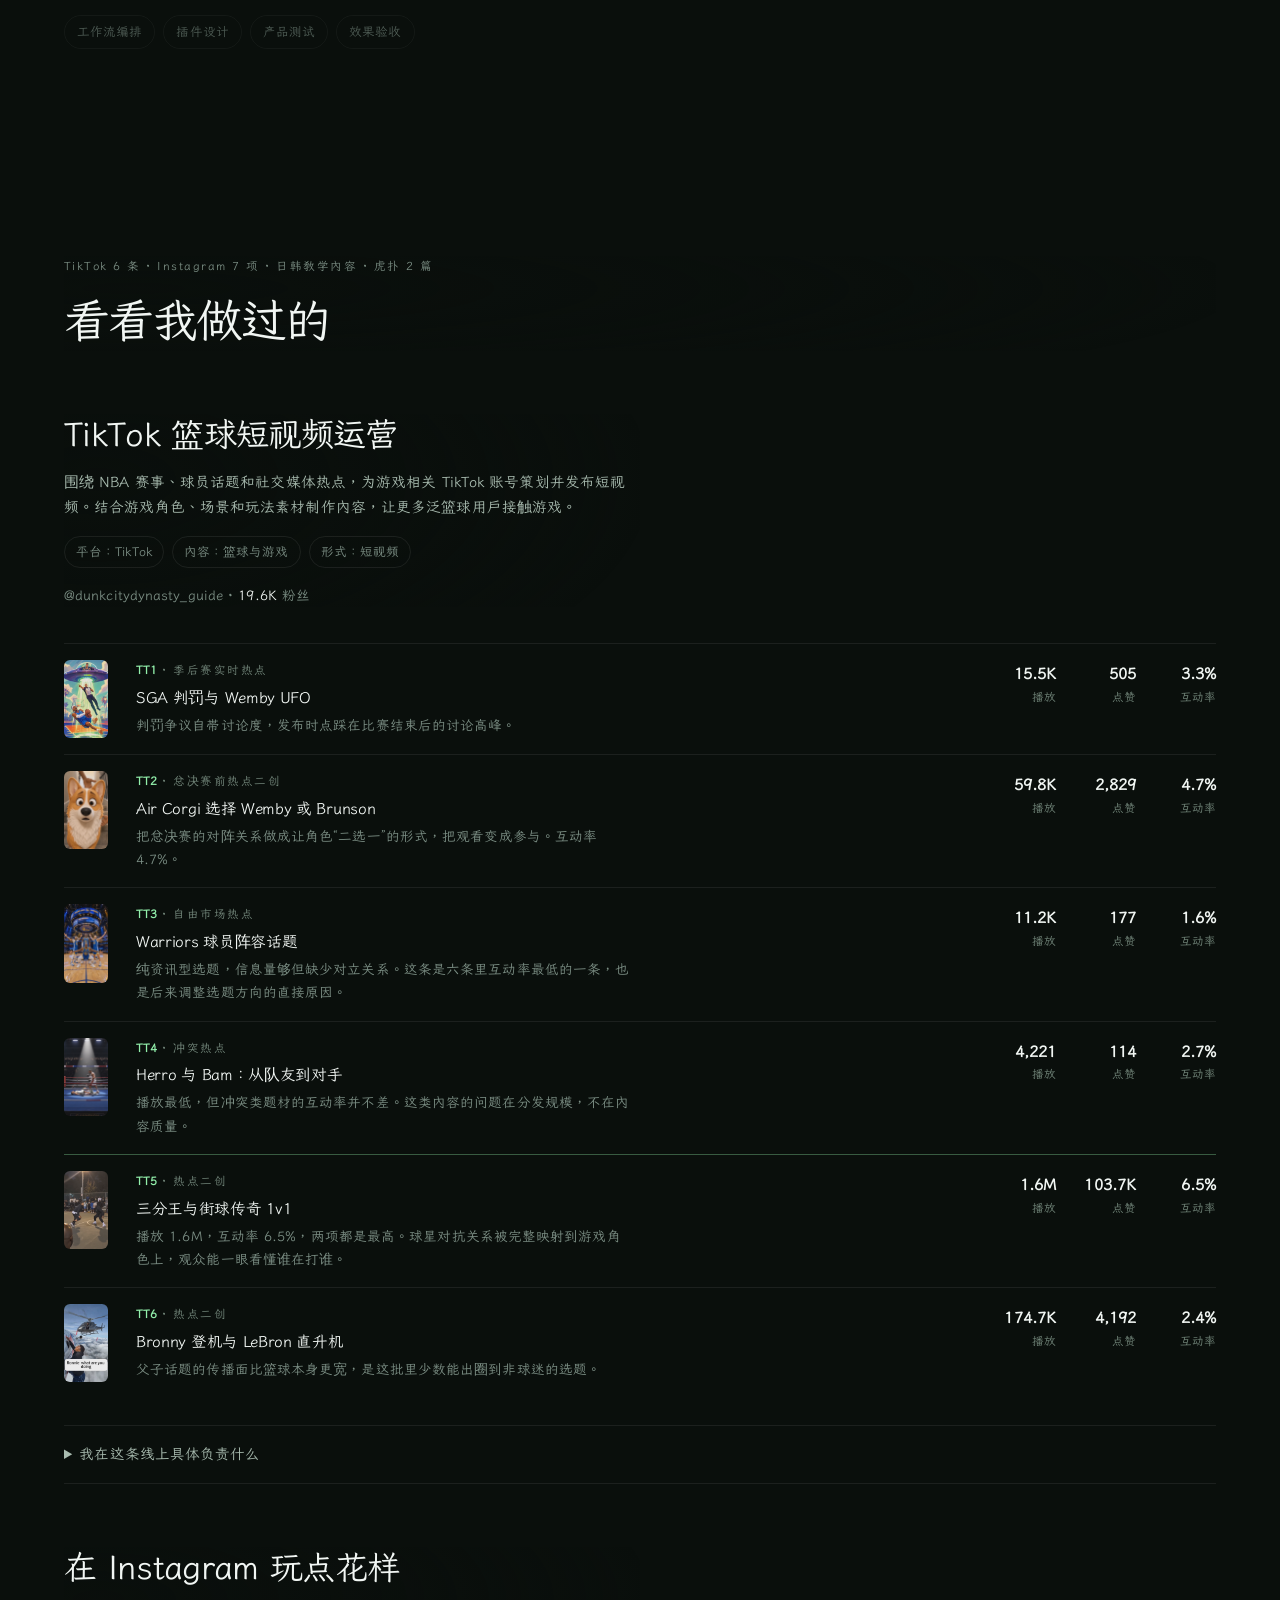
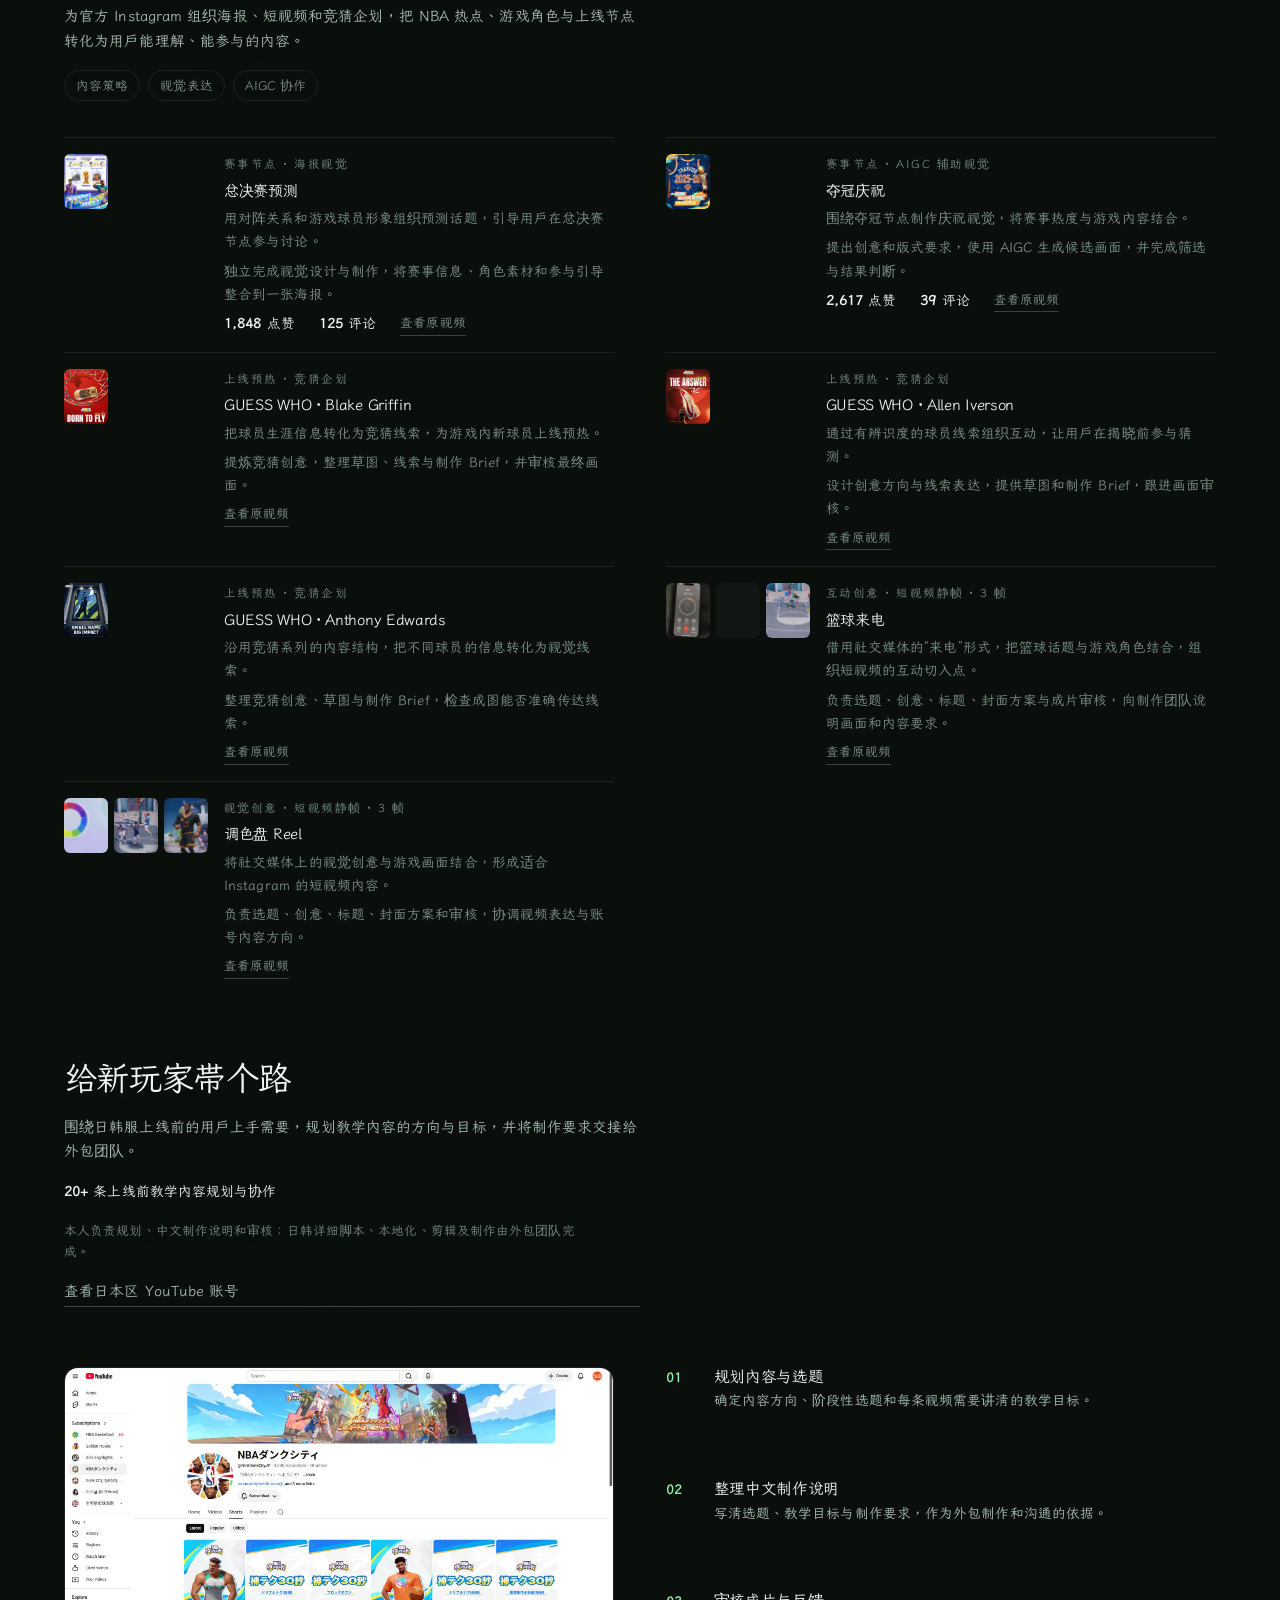
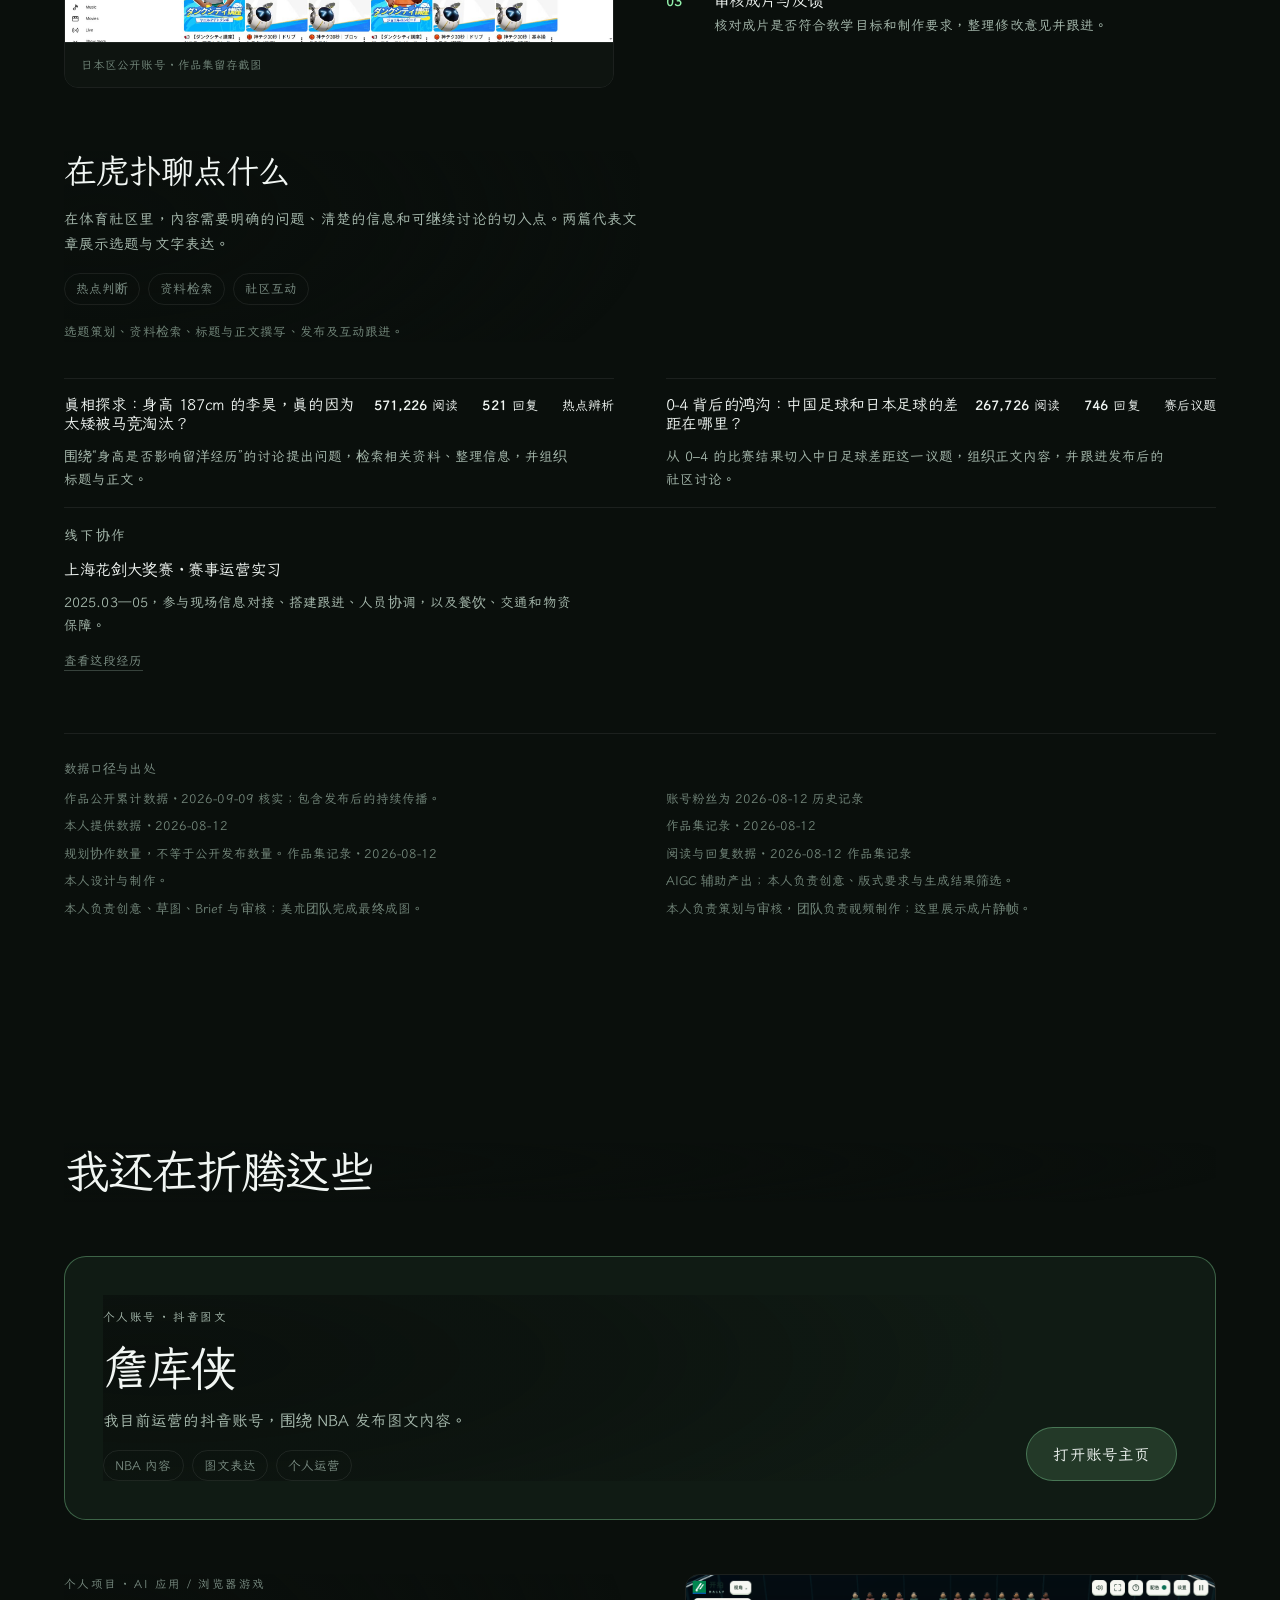
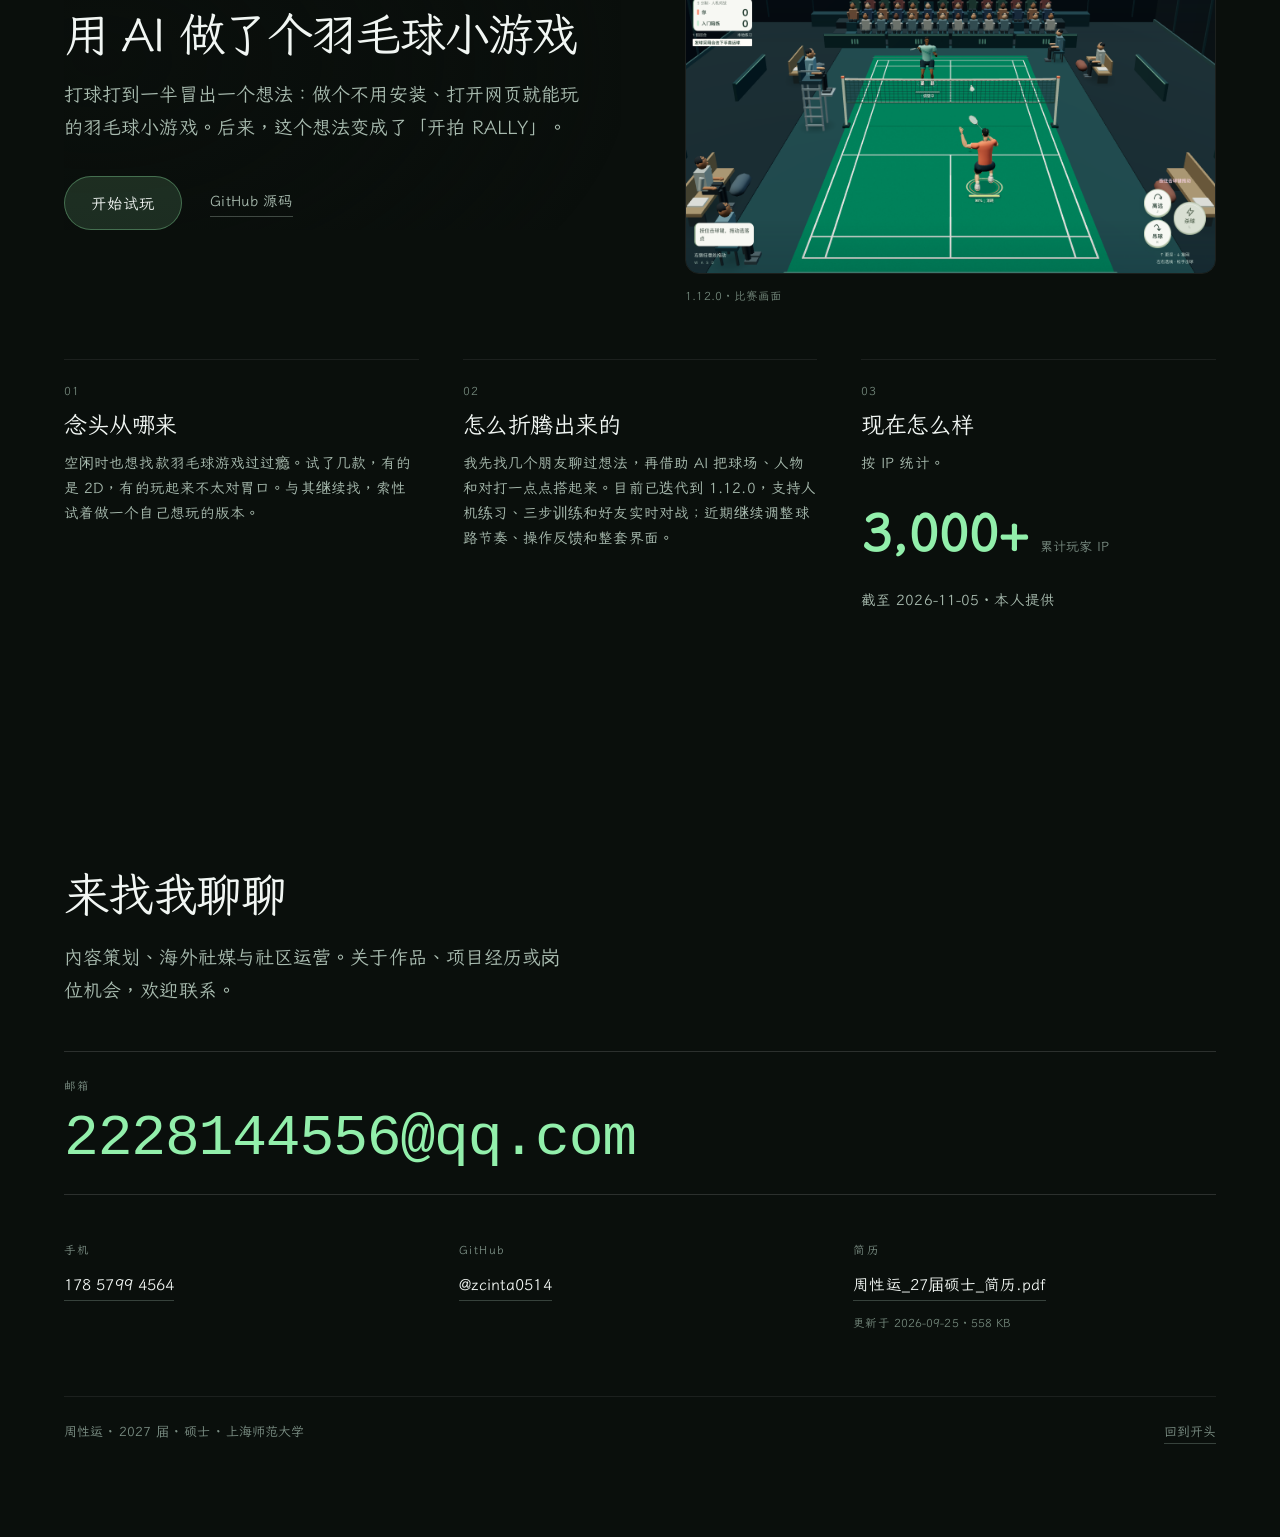
<file: versions/b/index.html>
<!doctype html>
<html lang="zh-CN">
<head>
<meta charset="utf-8">
<meta name="viewport" content="width=device-width, initial-scale=1">
<meta name="color-scheme" content="dark">
<meta name="description" content="周性运个人作品集 · 内容策划与海外社媒运营。TikTok 与 Instagram 内容运营、虎扑热点文章、AI 浏览器小游戏。">
<title>周性运 · 个人作品集</title>
<link rel="stylesheet" href="../shared/base.css">
<link rel="stylesheet" href="style.css">
</head>
<body>
<a class="skip-link" href="#main">跳到正文</a>
<div class="grain" aria-hidden="true"></div>

<!-- 一层 canvas：整页共用同一个世界。指针位置与滚动速度共同驱动它 -->
<div class="field" id="field-host" aria-hidden="true">
  <canvas id="field"></canvas>
  <div class="field-shade" id="field-shade"></div>
</div>

<header class="top">
  <a class="top-name" href="#home" id="top-name"></a>
  <nav class="top-nav" id="top-nav" aria-label="页面章节"></nav>
</header>

<main id="main" tabindex="-1">
  <!-- 沉浸区：首屏 → 打钉论证 → 峰值。粒子场只在这段时间里活着 -->
  <div class="world" id="world">
    <section id="home" class="hero"></section>
    <section id="act" class="act"></section>
    <section id="peak" class="peak"></section>
  </div>

  <section id="background" class="journey"></section>
  <section id="abilities" class="abilities"></section>
  <section id="works" class="works"></section>
  <section id="practice" class="practice"></section>
  <section id="contact" class="contact"></section>
</main>

<script src="../shared/content.js"></script>
<script src="../shared/motion.js"></script>
<script src="main.js" defer></script>
</body>
</html>
</file>
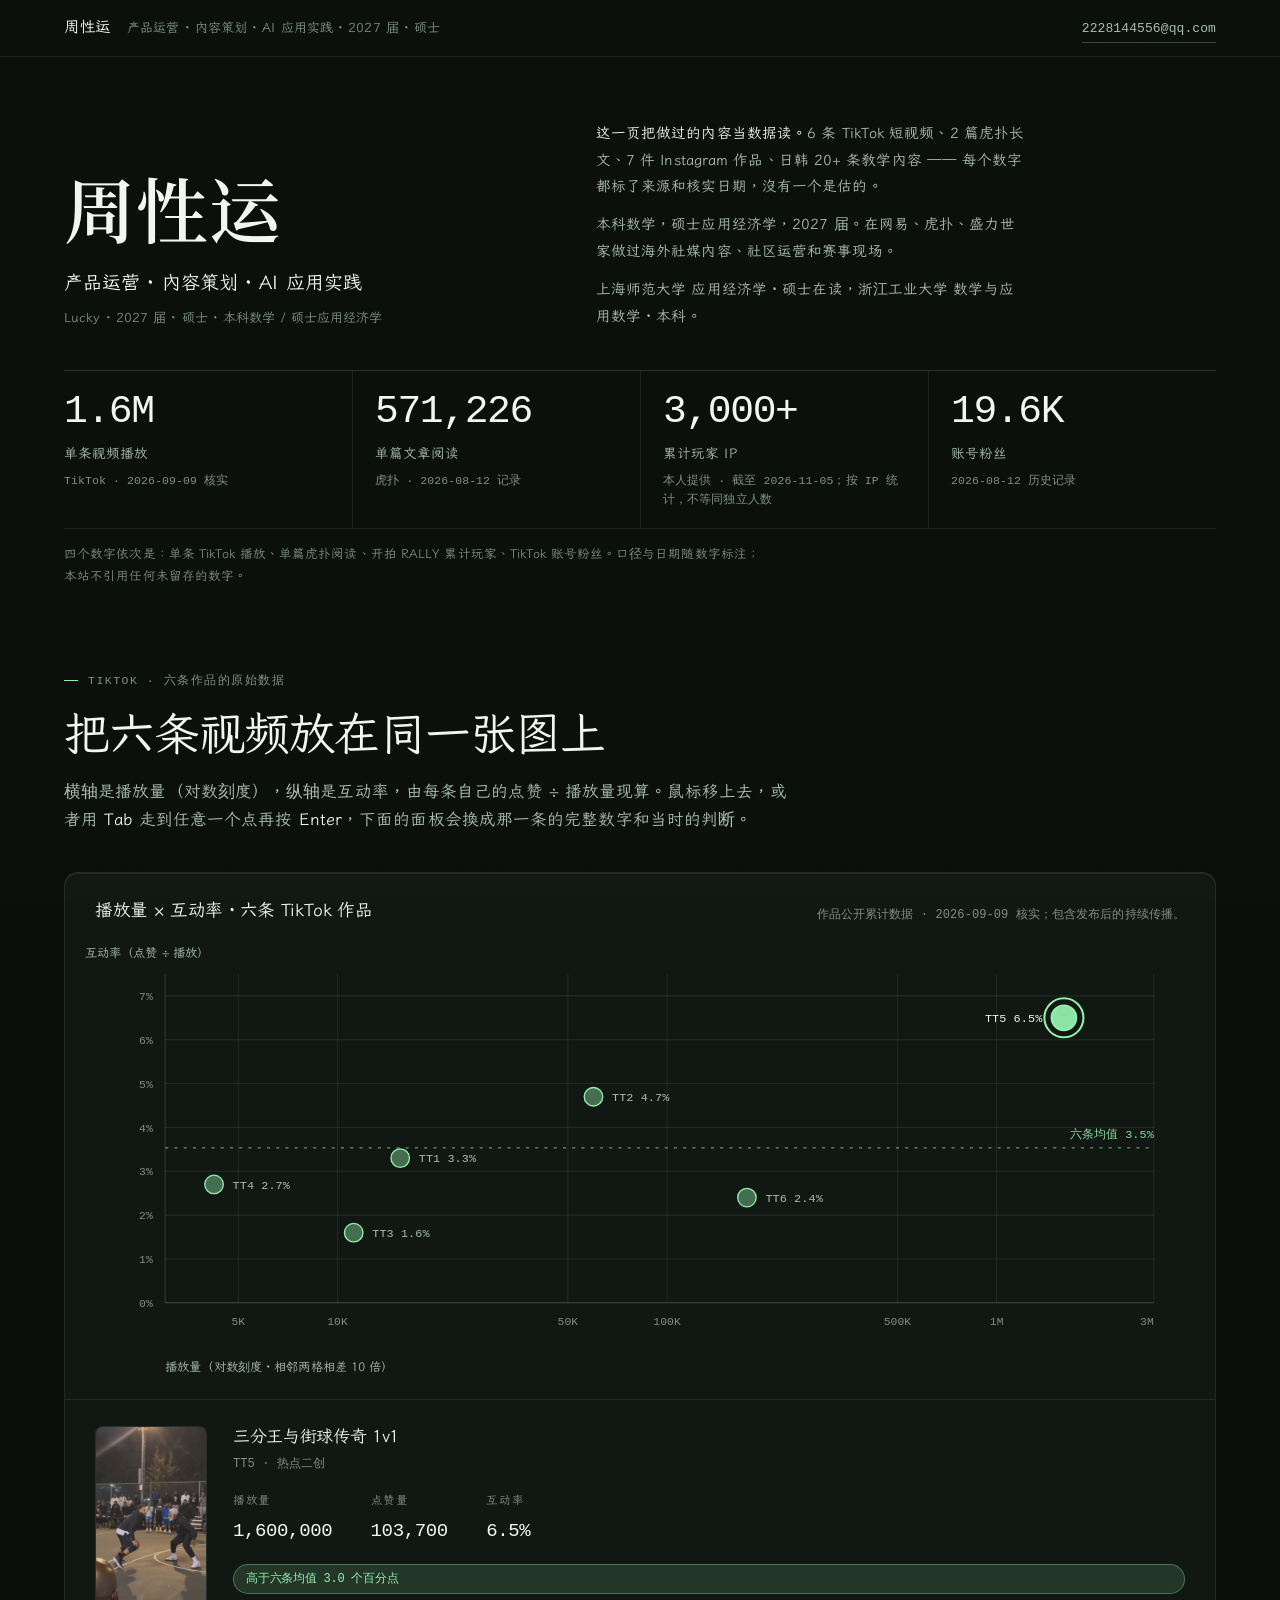
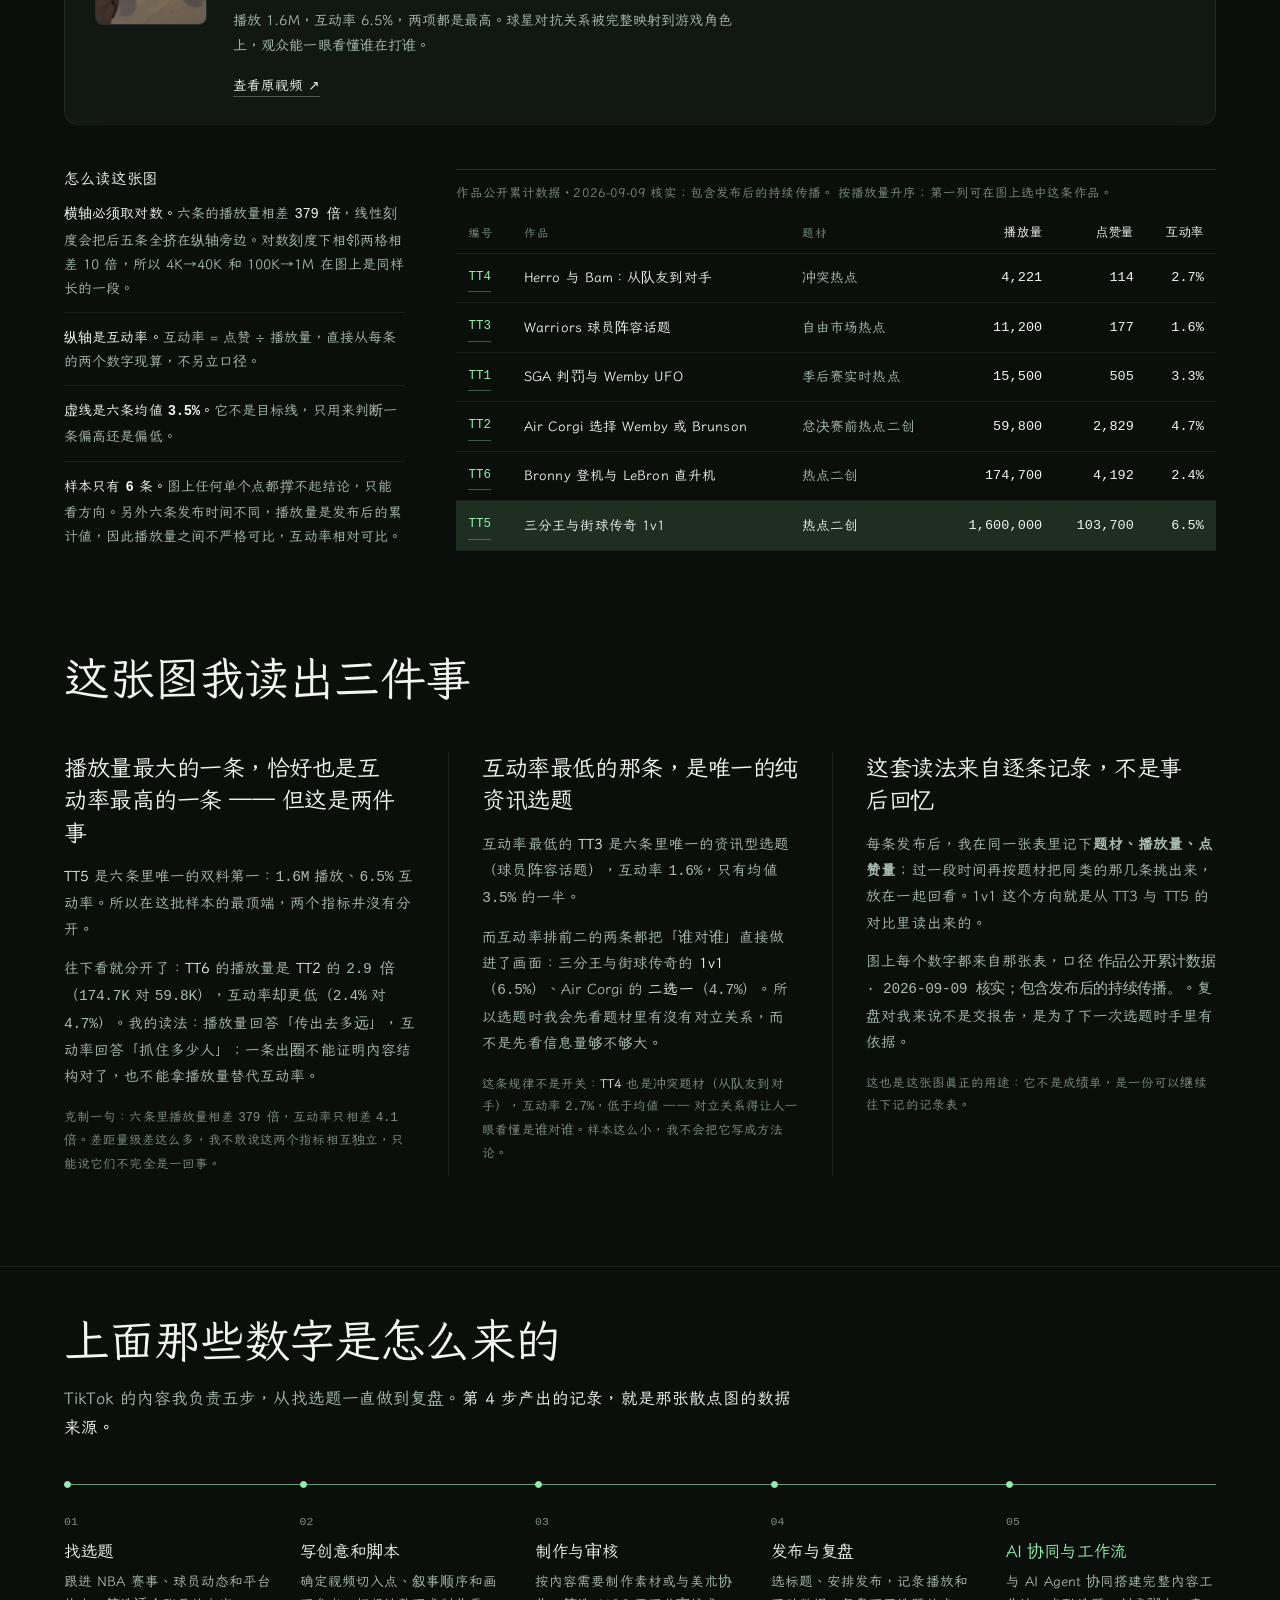
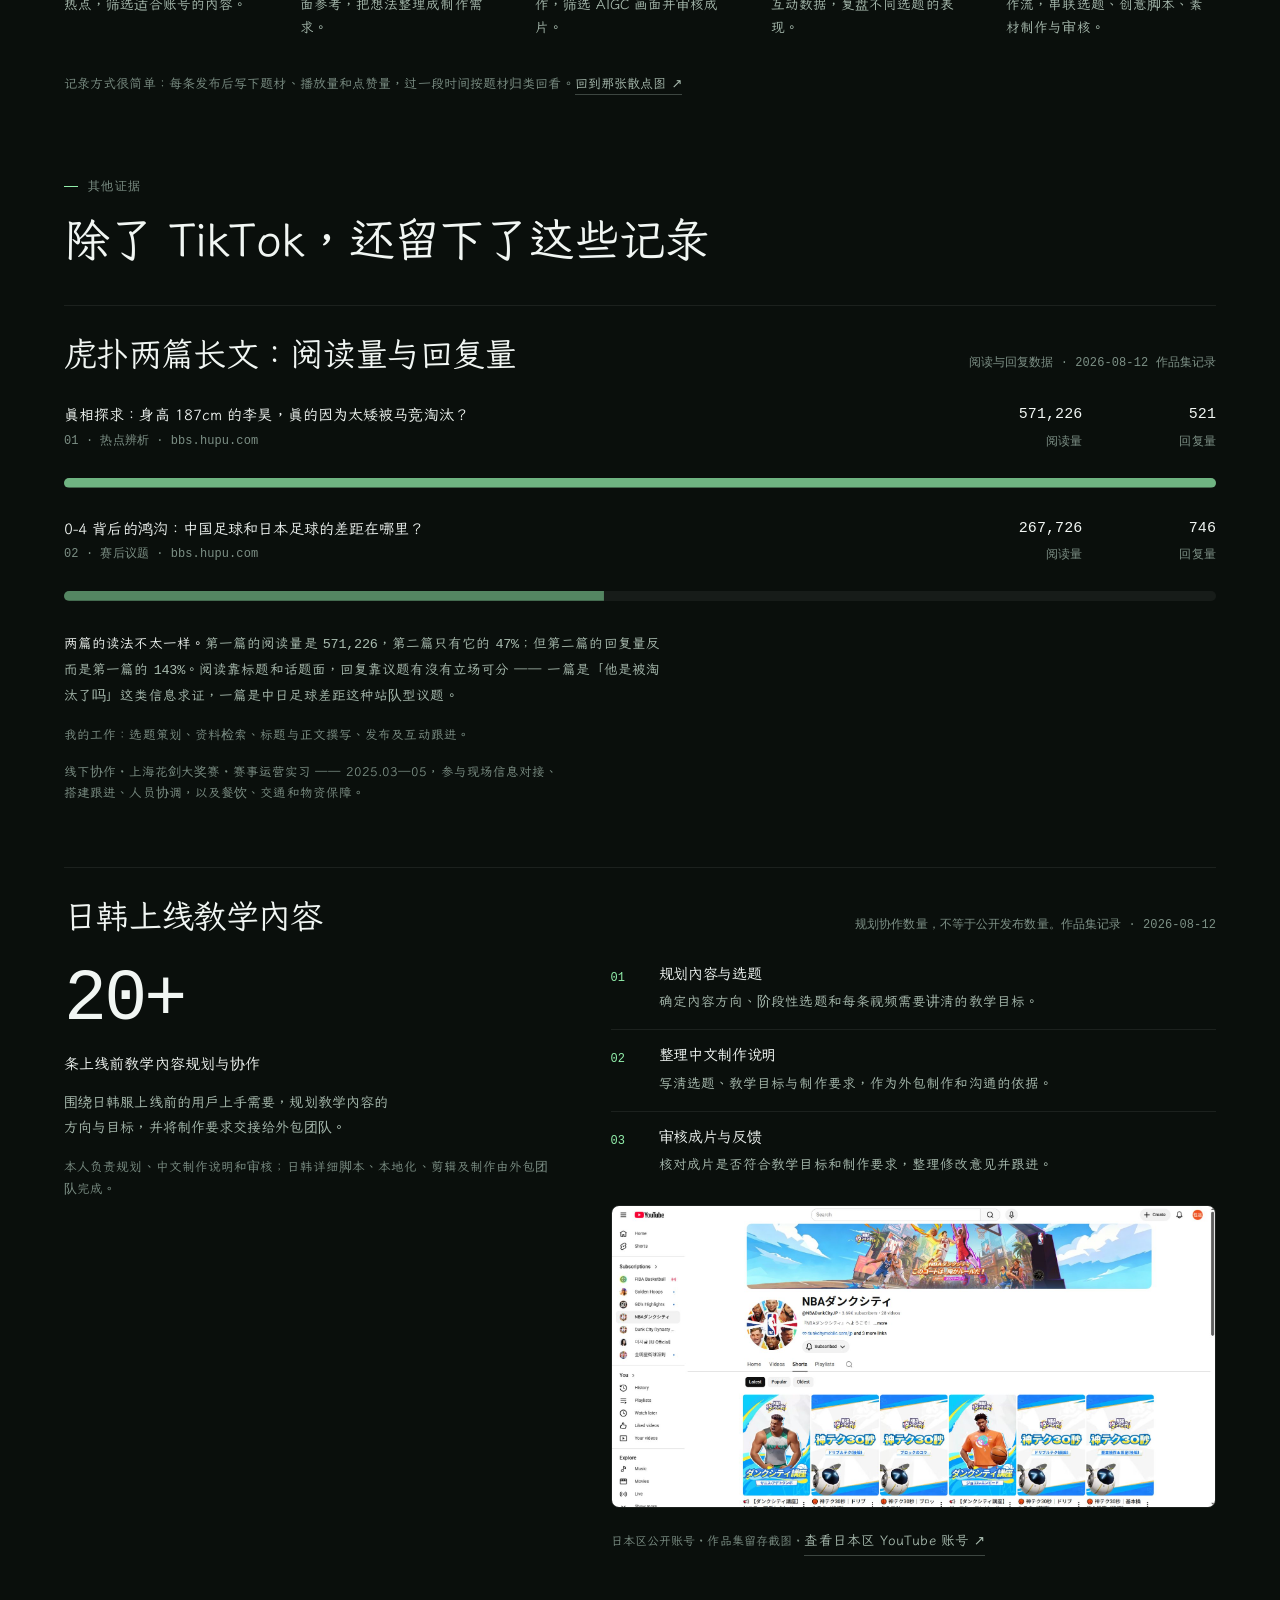
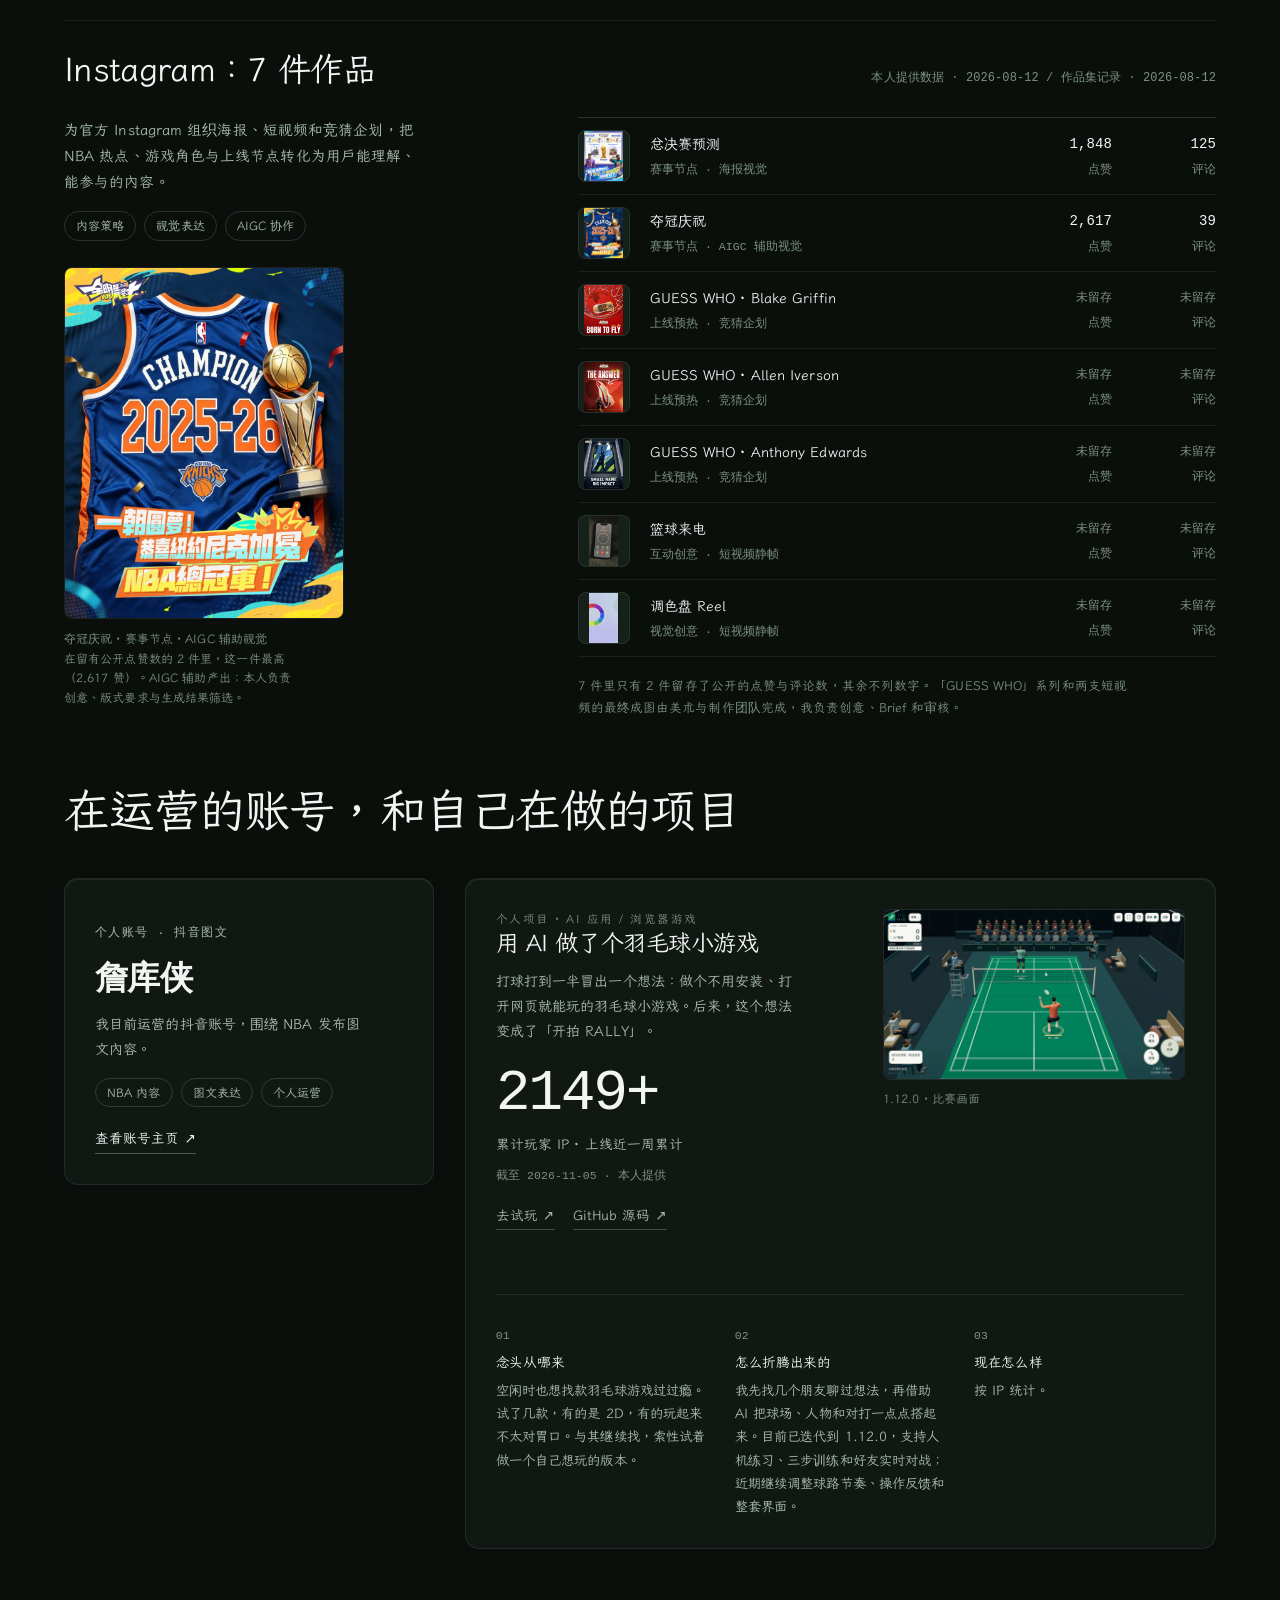
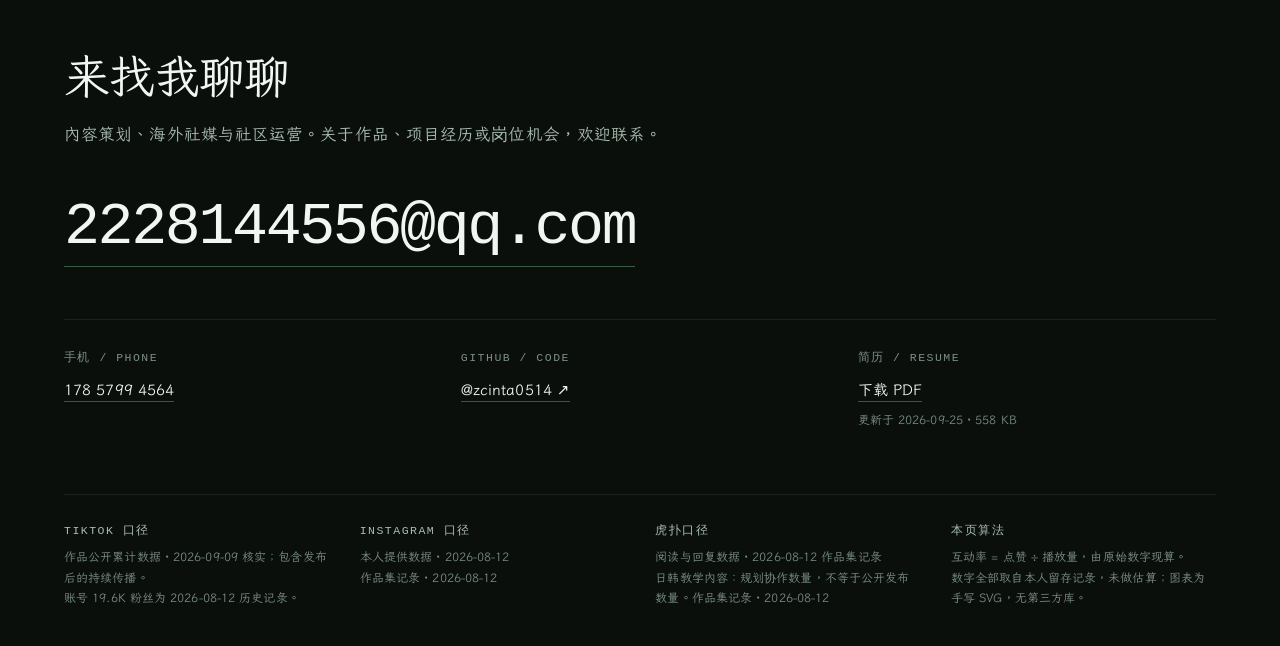
<file: versions/c/index.html>
<!doctype html>
<html lang="zh-CN">
<head>
<meta charset="utf-8">
<meta name="viewport" content="width=device-width, initial-scale=1">
<meta name="color-scheme" content="dark">
<meta name="description" content="周性运个人作品集 · 证据版：六条 TikTok 作品的播放量与互动率、虎扑长文阅读与回复、日韩教学内容与 Instagram 作品的原始数据与读数。数字均标来源与核实日期。">
<title>周性运 · 内容运营证据页</title>
<link rel="stylesheet" href="../shared/base.css">
<link rel="stylesheet" href="style.css">
</head>
<body>
<a class="skip-link" href="#main">跳到正文</a>
<div class="grain" aria-hidden="true"></div>

<header class="topbar">
  <div class="wrap topbar-in">
    <div class="topbar-id">
      <b>周性运</b>
      <span id="topbar-role"></span>
    </div>
    <a class="mail" href="mailto:2228144556@qq.com" data-email>邮箱</a>
  </div>
</header>

<main id="main" tabindex="-1">

  <!-- ── 01 首屏：名字 + 一句定位 + 四格账本（紧凑，不堆大标题） ── -->
  <section class="hero" aria-labelledby="hero-title">
    <div class="wrap">
      <div class="hero-grid">
        <div>
          <h1 id="hero-title">周性运</h1>
          <p class="role" id="hero-role"></p>
          <p class="cohort" id="hero-cohort"></p>
        </div>
        <div class="hero-why">
          <p><b>这一页把做过的内容当数据读。</b><span data-num="works-count"></span> 条 TikTok 短视频、<span data-num="hupu-count"></span> 篇虎扑长文、<span data-num="insta-count"></span> 件 Instagram 作品、日韩 <span data-num="local-count"></span> 条教学内容 —— 每个数字都标了来源和核实日期，没有一个是估的。</p>
          <p class="dim" id="hero-one-line"></p>
          <p class="dim" id="hero-edu"></p>
        </div>
      </div>

      <div class="ledger-wrap">
        <h2 class="sr-only" id="ledger-cap">四个关键数字与它们的出处</h2>
        <ul class="ledger" id="ledger" aria-labelledby="ledger-cap"></ul>
      </div>
      <p class="ledger-note">四个数字依次是：单条 TikTok 播放、单篇虎扑阅读、开拍 RALLY 累计玩家、TikTok 账号粉丝。口径与日期随数字标注；本站不引用任何未留存的数字。</p>
    </div>
  </section>

  <!-- ── 02 峰值：六条作品的播放量 × 互动率 ── -->
  <section id="evidence" class="evidence" aria-labelledby="ev-title">
    <div class="wrap">
      <header class="sec-head">
        <p class="eyebrow">TikTok · 六条作品的原始数据</p>
        <h2 id="ev-title">把六条视频放在同一张图上</h2>
        <p class="sec-lead">横轴是播放量（对数刻度），纵轴是互动率，由每条自己的点赞 ÷ 播放量现算。鼠标移上去，或者用 <b>Tab</b> 走到任意一个点再按 <b>Enter</b>，下面的面板会换成那一条的完整数字和当时的判断。</p>
      </header>

      <!-- 被 clip-path 裁切的是 .chart-card，所以观察哨兵指向外层未裁切的 #evidence -->
      <div class="plot" data-watch="#evidence">
        <div class="chart-card">
          <div class="chart-head">
            <h3>播放量 × 互动率 · 六条 TikTok 作品</h3>
            <p class="src" id="chart-src"></p>
          </div>
          <div class="chart" id="chart"></div>
          <div class="detail" id="detail"></div>
        </div>
      </div>

      <div class="annex">
        <div>
          <h3>怎么读这张图</h3>
          <ul class="read-list">
            <li><b>横轴必须取对数。</b>六条的播放量相差 <span class="mono" data-num="views-spread"></span>，线性刻度会把后五条全挤在纵轴旁边。对数刻度下相邻两格相差 10 倍，所以 4K→40K 和 100K→1M 在图上是同样长的一段。</li>
            <li><b>纵轴是互动率。</b>互动率 = 点赞 ÷ 播放量，直接从每条的两个数字现算，不另立口径。</li>
            <li><b>虚线是六条均值 <span class="mono" data-num="avg-rate"></span>。</b>它不是目标线，只用来判断一条偏高还是偏低。</li>
            <li><b>样本只有 <span class="mono" data-num="works-count"></span> 条。</b>图上任何单个点都撑不起结论，只能看方向。另外六条发布时间不同，播放量是发布后的累计值，因此播放量之间不严格可比，互动率相对可比。</li>
          </ul>
        </div>
        <div id="table"></div>
      </div>
    </div>
  </section>

  <!-- ── 03 结论：本页最重要的一段 ── -->
  <section class="reading" aria-labelledby="read-title">
    <div class="wrap">
      <h2 id="read-title">这张图我读出三件事</h2>
      <ol class="judgments">
        <li>
          <h3>播放量最大的一条，恰好也是互动率最高的一条 —— 但这是两件事</h3>
          <p><b><span data-num="top-rate-id"></span></b> 是六条里唯一的双料第一：<span class="mono" data-num="top-rate-views"></span> 播放、<span class="mono" data-num="top-rate"></span> 互动率。所以在这批样本的最顶端，两个指标并没有分开。</p>
          <p>往下看就分开了：<b data-num="tt6-id">TT6</b> 的播放量是 <b data-num="tt2-id">TT2</b> 的 <span class="mono" data-num="tt6-tt2-views"></span>（<span class="mono" data-num="tt6-views"></span> 对 <span class="mono" data-num="tt2-views"></span>），互动率却更低（<span class="mono" data-num="tt6-rate"></span> 对 <span class="mono" data-num="tt2-rate"></span>）。我的读法：播放量回答「传出去多远」，互动率回答「抓住多少人」；一条出圈不能证明内容结构对了，也不能拿播放量替代互动率。</p>
          <p class="caveat">克制一句：六条里播放量相差 <span class="mono" data-num="views-spread"></span>，互动率只相差 <span class="mono" data-num="rate-spread"></span>。差距量级差这么多，我不敢说这两个指标相互独立，只能说它们不完全是一回事。</p>
        </li>
        <li>
          <h3>互动率最低的那条，是唯一的纯资讯选题</h3>
          <p>互动率最低的 <b><span data-num="low-rate-id"></span></b> 是六条里唯一的资讯型选题（球员阵容话题），互动率 <span class="mono" data-num="low-rate"></span>，只有均值 <span class="mono" data-num="avg-rate"></span> 的一半。</p>
          <p>而互动率排前二的两条都把「谁对谁」直接做进了画面：三分王与街球传奇的 <b>1v1</b>（<span class="mono" data-num="top-rate"></span>）、Air Corgi 的 <b>二选一</b>（<span class="mono" data-num="tt2-rate"></span>）。所以选题时我会先看题材里有没有对立关系，而不是先看信息量够不够大。</p>
          <p class="caveat">这条规律不是开关：<b data-num="tt4-id">TT4</b> 也是冲突题材（从队友到对手），互动率 <span class="mono" data-num="tt4-rate"></span>，低于均值 —— 对立关系得让人一眼看懂是谁对谁。样本这么小，我不会把它写成方法论。</p>
        </li>
        <li>
          <h3>这套读法来自逐条记录，不是事后回忆</h3>
          <p>每条发布后，我在同一张表里记下<strong>题材、播放量、点赞量</strong>；过一段时间再按题材把同类的那几条挑出来，放在一起回看。1v1 这个方向就是从 TT3 与 TT5 的对比里读出来的。</p>
          <p>图上每个数字都来自那张表，口径 <span class="mono" id="read-src-note"></span>。复盘对我来说不是交报告，是为了下一次选题时手里有依据。</p>
          <p class="caveat">这也是这张图真正的用途：它不是成绩单，是一份可以继续往下记的记录表。</p>
        </li>
      </ol>
    </div>
  </section>

  <!-- ── 04 工作方法：五步流程 ── -->
  <section id="method" class="method" aria-labelledby="method-title">
    <div class="wrap">
      <header class="sec-head">
        <h2 id="method-title">上面那些数字是怎么来的</h2>
        <p class="sec-lead">TikTok 的内容我负责五步，从找选题一直做到复盘。<b>第 4 步产出的记录，就是那张散点图的数据来源。</b></p>
      </header>
      <!-- 流程轨用 clip-path 生长，观察哨兵指向外层未裁切的 #method -->
      <div class="flow-wrap" data-watch="#method">
        <div class="flow-rail" aria-hidden="true"><i></i></div>
        <ol class="flow" id="flow"></ol>
      </div>
      <p class="flow-foot">记录方式很简单：每条发布后写下题材、播放量和点赞量，过一段时间按题材归类回看。<a href="#evidence">回到那张散点图 ↗</a></p>
    </div>
  </section>

  <!-- ── 05 其他证据 ── -->
  <section id="other" class="other" aria-labelledby="other-title">
    <div class="wrap">
      <header class="sec-head">
        <p class="eyebrow">其他证据</p>
        <h2 id="other-title">除了 TikTok，还留下了这些记录</h2>
      </header>

      <div class="block">
        <div class="block-head">
          <h3>虎扑两篇长文：阅读量与回复量</h3>
          <p class="src" id="hupu-src"></p>
        </div>
        <!-- 条宽按真实比例由 JS 现算；生长用 clip-path，哨兵仍是未裁切的 #other -->
        <div class="bars" id="bars" data-watch="#other"></div>
        <p class="bars-note"><b>两篇的读法不太一样。</b>第一篇的阅读量是 <span class="mono" data-num="hupu-views-first"></span>，第二篇只有它的 <span class="mono" data-num="hupu-views-ratio"></span>；但第二篇的回复量反而是第一篇的 <span class="mono" data-num="hupu-replies-ratio"></span>。阅读靠标题和话题面，回复靠议题有没有立场可分 —— 一篇是「他是被淘汰了吗」这类信息求证，一篇是中日足球差距这种站队型议题。</p>
        <p class="credit" id="hupu-role"></p>
        <p class="credit" id="hupu-event"></p>
      </div>

      <div class="block">
        <div class="block-head">
          <h3>日韩上线教学内容</h3>
          <p class="src" id="local-src"></p>
        </div>
        <div class="local-grid">
          <div>
            <p class="local-count" data-num="local-count"></p>
            <p class="local-label" id="local-label"></p>
            <p class="local-brief" id="local-brief"></p>
            <p class="credit" id="local-credit"></p>
          </div>
          <div>
            <ol class="local-steps" id="local-steps"></ol>
            <figure class="capture" id="local-capture"></figure>
          </div>
        </div>
      </div>

      <div class="block">
        <div class="block-head">
          <h3>Instagram：<span data-num="insta-count"></span> 件作品</h3>
          <p class="src" id="insta-src"></p>
        </div>
        <div class="insta-grid">
          <div class="insta-lead">
            <p id="insta-brief"></p>
            <p class="tags" id="insta-tags"></p>
            <figure class="insta-top" id="insta-top"></figure>
          </div>
          <div>
            <div class="insta-list" id="insta-list"></div>
            <p class="insta-note">7 件里只有 <span data-num="insta-metrics-count"></span> 件留存了公开的点赞与评论数，其余不列数字。「GUESS WHO」系列和两支短视频的最终成图由美术与制作团队完成，我负责创意、Brief 和审核。</p>
          </div>
        </div>
      </div>
    </div>
  </section>

  <!-- ── 06 账号实践 ── -->
  <section id="practice" class="practice" aria-labelledby="practice-title">
    <div class="wrap">
      <h2 id="practice-title">在运营的账号，和自己在做的项目</h2>
      <div class="practice-grid">
        <article class="card douyin" id="douyin" aria-label="个人账号 詹库侠"></article>
        <article class="card rally" id="rally" aria-label="个人项目 开拍 RALLY"></article>
      </div>
    </div>
  </section>

  <!-- ── 07 联系：邮箱做主角 ── -->
  <section id="contact" class="contact" aria-labelledby="contact-title">
    <div class="wrap">
      <h2 id="contact-title">来找我聊聊</h2>
      <p class="lead" id="contact-lead"></p>
      <a class="email" href="mailto:2228144556@qq.com" data-email>邮箱</a>
      <dl class="contact-row" id="contact-rows"></dl>
      <div class="provenance" id="provenance"></div>
    </div>
  </section>

</main>

<script src="../shared/content.js"></script>
<script src="../shared/motion.js"></script>
<script src="main.js"></script>
</body>
</html>
</file>
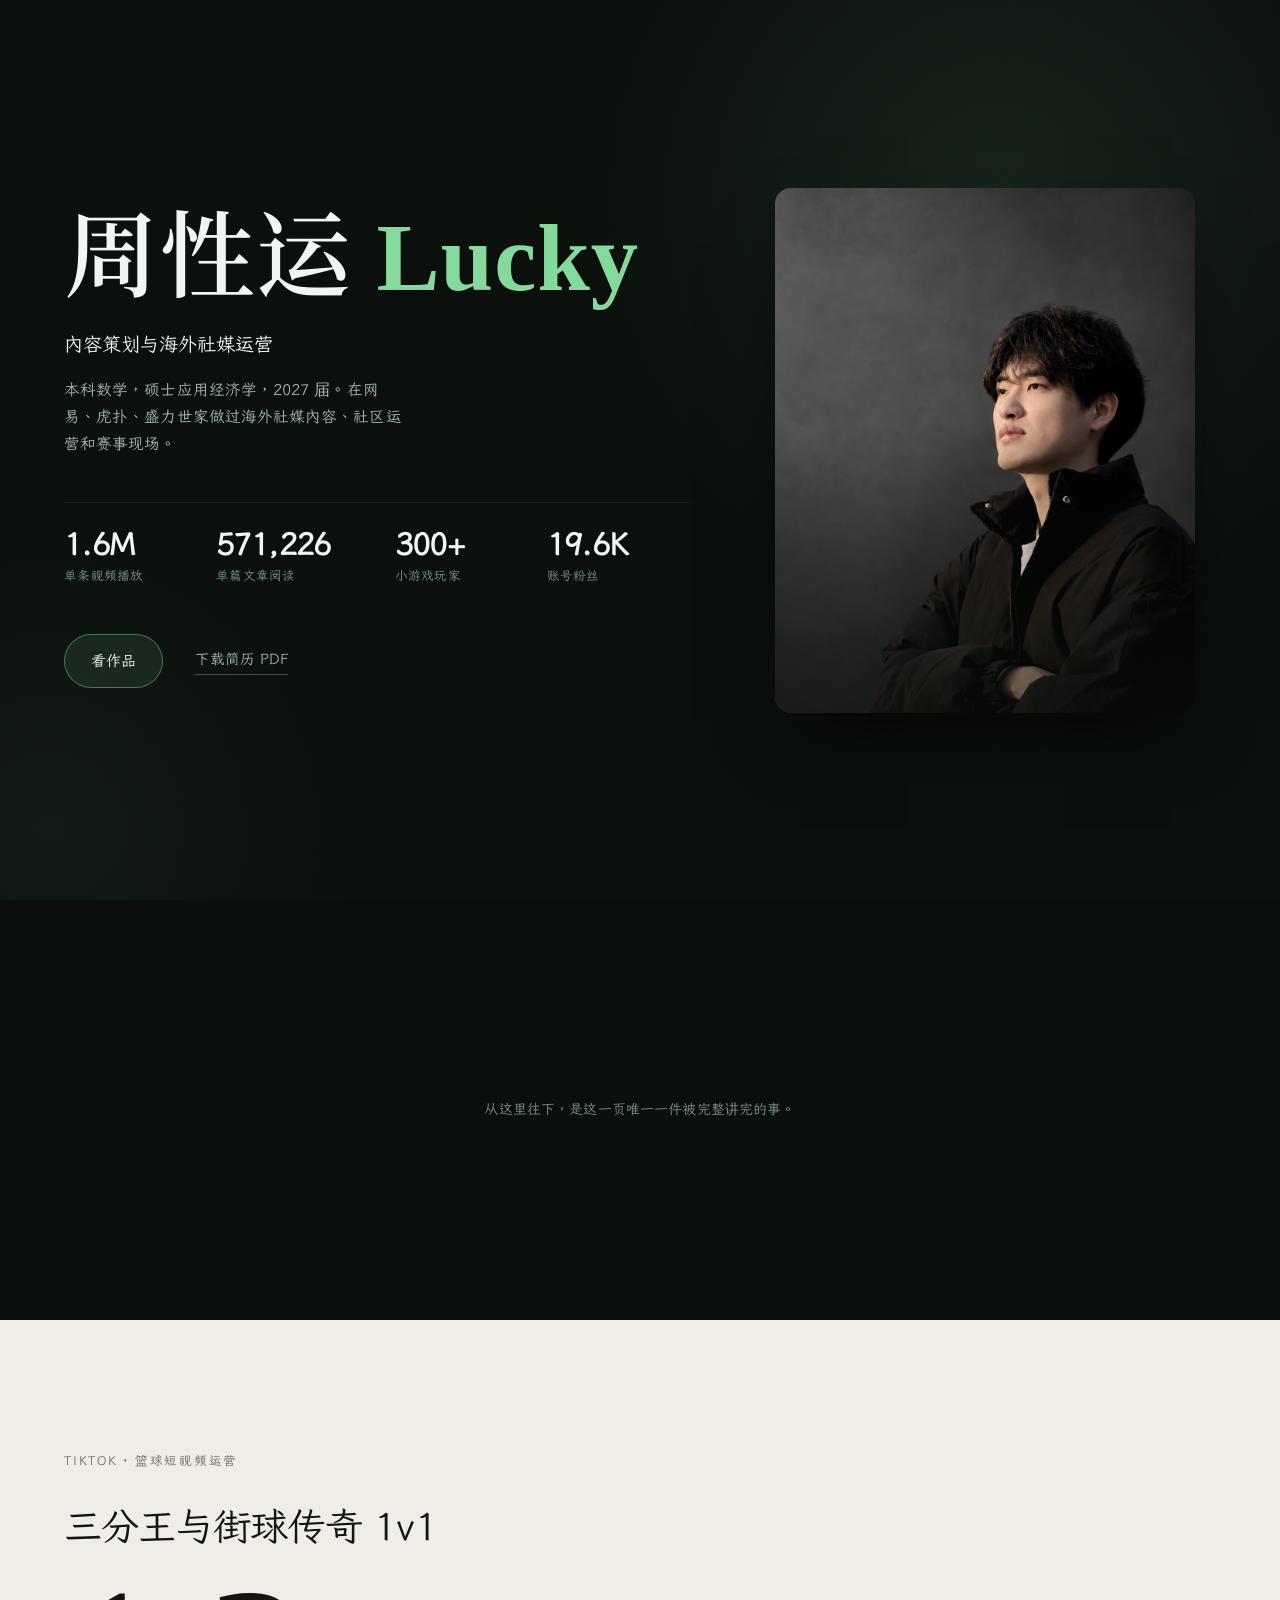
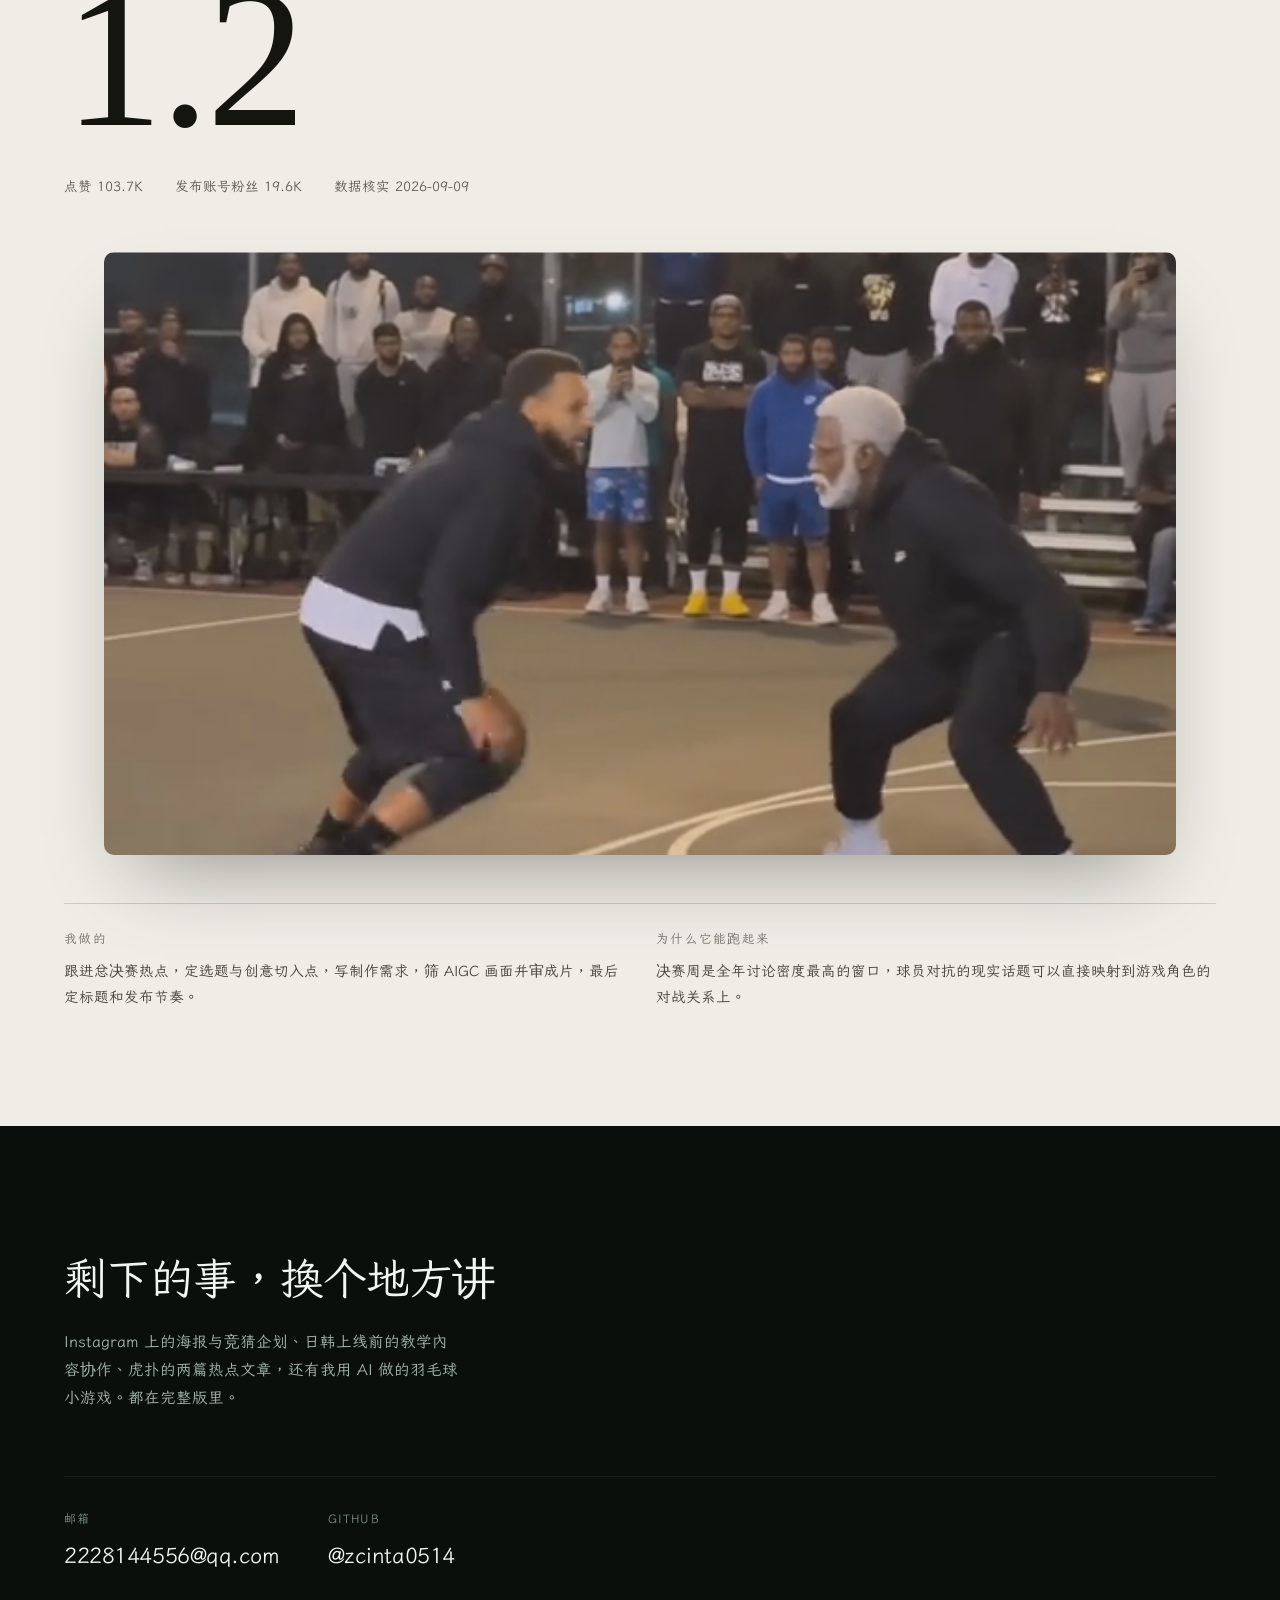
<file: demo/a.html>
<!doctype html>
<html lang="zh-CN">
<head>
<meta charset="utf-8">
<meta name="viewport" content="width=device-width, initial-scale=1">
<title>方向 A · 章制编辑体 + 一个峰值</title>
<style>
@import url("../assets/fonts/lxgw-wenkai-tc/font.css");
@font-face{font-family:"PX Serif";src:url("../assets/fonts/noto-serif-sc-600-zhou-xingyun.woff2") format("woff2");font-display:swap;unicode-range:U+5468,U+6027,U+8FD0;}
:root{
  color-scheme:dark;
  --canvas:#0A0F0C; --surface:#111813; --paper:#EFEDE6; --paper-ink:#14150F;
  --ink:#F2F6F3; --ink-soft:#A6B8AC; --ink-dim:#7E9187;
  --accent:#92EFAB; --edge:rgba(255,255,255,.07);
  --ease:cubic-bezier(.23,1,.32,1);
  --sp-1:4px;--sp-2:8px;--sp-3:12px;--sp-4:16px;--sp-5:24px;--sp-6:32px;--sp-7:48px;--sp-8:64px;--sp-9:96px;--sp-10:144px;
  --r-1:6px;--r-2:10px;--r-3:16px;
  --track-tight:-.035em; --track-tight2:-.02em; --track-normal:.005em;
  font-family:"Portfolio LXGW WenKai","PingFang SC","Microsoft YaHei",system-ui,sans-serif;
  font-size:16px; line-height:1.7;
  background:var(--canvas); color:var(--ink);
  -webkit-font-smoothing:antialiased;
}
*{box-sizing:border-box}
body{margin:0;background:var(--canvas);color:var(--ink);overflow-x:hidden}
img{max-width:100%;display:block}
a{color:inherit;text-decoration:none}
:focus-visible{outline:2px solid var(--accent);outline-offset:4px;border-radius:3px}
::selection{background:var(--accent);color:#0A0F0C}

/* grain: the difference between "a dark page" and "a lit room" */
.grain{position:fixed;inset:0;z-index:60;pointer-events:none;opacity:.045;mix-blend-mode:overlay;
  background-image:url("data:image/svg+xml,%3Csvg xmlns='http://www.w3.org/2000/svg' width='160' height='160'%3E%3Cfilter id='n'%3E%3CfeTurbulence type='fractalNoise' baseFrequency='.85' numOctaves='3'/%3E%3C/filter%3E%3Crect width='100%25' height='100%25' filter='url(%23n)'/%3E%3C/svg%3E")}

.wrap{width:min(1200px,100% - 2*clamp(24px,5vw,72px));margin-inline:auto}
.progress{position:fixed;top:0;left:0;height:2px;background:var(--accent);z-index:70;width:0;transition:width .1s linear}

/* ── HERO ───────────────────────────────────────────── */
.hero{position:relative;min-height:100svh;display:grid;align-items:center;overflow:hidden;
  background:
    radial-gradient(680px circle at 78% 22%, rgba(146,239,171,.09), transparent 62%),
    radial-gradient(520px circle at 4% 92%, rgba(146,239,171,.05), transparent 60%),
    var(--canvas);}
.hero-grid{position:relative;z-index:2;display:grid;grid-template-columns:minmax(0,1.15fr) minmax(0,.85fr);
  gap:clamp(24px,5vw,72px);align-items:center;padding-block:clamp(80px,12vh,140px)}
.name{font-family:"PX Serif","Songti SC",serif;font-size:clamp(56px,7.4vw,104px);line-height:.98;
  letter-spacing:.01em;margin:0}
.name em{font-style:normal;color:var(--accent);opacity:.9}
.tagline{margin:var(--sp-5) 0 0;font-size:clamp(17px,1.5vw,21px);line-height:1.6;color:var(--ink);
  max-width:27ch;text-wrap:balance}
.sub{margin:var(--sp-4) 0 0;color:var(--ink-soft);font-size:15.5px;line-height:1.75;max-width:38ch;letter-spacing:var(--track-normal)}

/* proof strip: the strongest evidence, on the first screen */
.proof{display:flex;flex-wrap:wrap;gap:var(--sp-6) var(--sp-8);margin-top:clamp(32px,5vh,56px);
  padding-top:var(--sp-5);border-top:1px solid var(--edge)}
.proof div{min-width:88px}
.proof b{display:block;font-size:clamp(24px,2.4vw,32px);font-weight:600;letter-spacing:var(--track-tight2);
  font-variant-numeric:tabular-nums;line-height:1.1;color:var(--ink)}
.proof span{display:block;margin-top:var(--sp-1);font-size:12.5px;color:var(--ink-dim);letter-spacing:.02em}
.actions{display:flex;align-items:center;gap:var(--sp-6);margin-top:var(--sp-7);flex-wrap:wrap}
.btn{display:inline-flex;align-items:center;gap:var(--sp-3);padding:13px 26px;border-radius:99px;
  border:1px solid rgba(146,239,171,.38);background:rgba(146,239,171,.09);color:var(--ink);
  font-size:15px;font-weight:500;transition:transform .16s var(--ease),background .16s,border-color .16s}
.btn:hover{background:rgba(146,239,171,.17);border-color:var(--accent)}
.btn:active{transform:scale(.97)}
.quiet{font-size:14.5px;color:var(--ink-soft);border-bottom:1px solid rgba(166,184,172,.35);padding-bottom:2px;
  transition:color .16s,border-color .16s}
.quiet:hover{color:var(--ink);border-color:var(--accent)}

.portrait{position:relative;justify-self:center;width:100%;max-width:420px;aspect-ratio:4/5;
  border-radius:var(--r-3);overflow:hidden;
  box-shadow:0 32px 72px -24px rgba(0,0,0,.85), inset 0 1px 0 var(--edge)}
.portrait img{width:100%;height:100%;object-fit:cover;object-position:50% 22%;filter:saturate(.86) contrast(1.05)}
.portrait::after{content:"";position:absolute;inset:0;
  background:linear-gradient(180deg,transparent 45%,rgba(10,15,12,.62));}

/* ── SILENCE ── an authored empty band before the peak */
.silence{height:min(52vh,420px);display:grid;place-items:center;background:var(--canvas)}
.silence p{margin:0;color:var(--ink-dim);font-size:14px;letter-spacing:.01em;opacity:0;
  transition:opacity 1.1s var(--ease) .15s}
.silence.in p{opacity:1}

/* ── PEAK ── hard cut from dark ground to bone
   暗坑：clip-path 会让元素自身的 IntersectionObserver 判定为 0 面积，
   被裁切的元素永远等不到自己的回调。所以用一个不裁切的哨兵元素触发。 */
.peak-trigger{position:relative}
.peak{position:relative;background:var(--paper);color:var(--paper-ink);overflow:hidden;
  clip-path:inset(100% 0 0 0);transition:clip-path 1.15s var(--ease)}
.peak-trigger.in .peak{clip-path:inset(0 0 0 0)}
.peak-inner{padding-block:clamp(80px,13vh,160px)}
.peak .kicker{font-size:12.5px;letter-spacing:.14em;color:#6C6A5E;text-transform:uppercase}
.peak h2{margin:var(--sp-6) 0 0;font-size:clamp(26px,3vw,40px);line-height:1.2;letter-spacing:var(--track-tight2);
  font-weight:550;max-width:20ch}
.big{font-family:"PX Serif",Georgia,serif;font-size:clamp(96px,15.5vw,236px);line-height:.86;
  margin:var(--sp-5) 0 0;letter-spacing:-.015em;font-variant-numeric:tabular-nums;color:#14150F}
.big sup{font-size:.26em;vertical-align:super;font-family:inherit;letter-spacing:0;margin-left:.06em;color:#4B4A42}
.peak-meta{display:flex;flex-wrap:wrap;gap:var(--sp-3) var(--sp-6);margin-top:var(--sp-6);
  color:#5A584E;font-size:13.5px}
.peak-media{margin-top:clamp(32px,6vh,64px);position:relative;border-radius:var(--r-2);overflow:hidden;
  box-shadow:0 40px 80px -32px rgba(20,21,15,.42)}
.peak-media img{width:100%;aspect-ratio:16/9;object-fit:cover;
  clip-path:inset(0 0 100% 0);transform:scale(1.04);
  transition:clip-path 1.25s var(--ease) .18s, transform 1.6s var(--ease) .18s}
.peak-trigger.in .peak-media img{clip-path:inset(0 0 0 0);transform:scale(1)}
.peak-note{display:grid;grid-template-columns:repeat(auto-fit,minmax(200px,1fr));gap:var(--sp-6);
  margin-top:var(--sp-7);padding-top:var(--sp-5);border-top:1px solid rgba(20,21,15,.16)}
.peak-note p{margin:0;font-size:14.5px;line-height:1.75;color:#43423A}
.peak-note b{display:block;margin-bottom:var(--sp-2);font-size:12.5px;letter-spacing:.1em;color:#75736A;text-transform:uppercase;font-weight:500}

/* ── EXIT ── the end must resolve */
.exit{background:var(--canvas);padding-block:clamp(80px,14vh,150px)}
.exit h2{margin:0;font-size:clamp(26px,3.4vw,44px);line-height:1.2;letter-spacing:var(--track-tight2);font-weight:550;max-width:24ch}
.exit p{margin:var(--sp-5) 0 0;color:var(--ink-soft);font-size:15.5px;max-width:44ch;line-height:1.8}
.exit-row{display:flex;flex-wrap:wrap;gap:var(--sp-7);margin-top:var(--sp-8);padding-top:var(--sp-6);
  border-top:1px solid var(--edge)}
.exit-row a b{display:block;font-size:12px;letter-spacing:.1em;color:var(--ink-dim);text-transform:uppercase;font-weight:500}
.exit-row a span{display:block;margin-top:var(--sp-2);font-size:clamp(17px,1.7vw,22px);letter-spacing:var(--track-tight2)}

/* reveal on scroll */
.reveal>*{opacity:0;transform:translateY(18px);transition:opacity .7s var(--ease),transform .7s var(--ease)}
.reveal.in>*{opacity:1;transform:none}
.reveal.in>*:nth-child(2){transition-delay:.07s}
.reveal.in>*:nth-child(3){transition-delay:.14s}
.reveal.in>*:nth-child(4){transition-delay:.21s}

/* headings get a mask wipe: the edge, not the opacity, is what reads as premium */
.wipe{overflow:hidden;display:block}
.wipe>span{display:block;transform:translateY(104%);transition:transform .95s var(--ease)}
.wipe.in>span{transform:none}

.flash{position:absolute;inset:0;background:var(--paper);pointer-events:none;opacity:0}

@media (max-width:900px){
  .hero-grid{grid-template-columns:1fr;gap:var(--sp-7)}
  .portrait{order:-1;max-width:260px;justify-self:start}
  .silence{height:34vh}
}
@media (prefers-reduced-motion:reduce){
  /* fewer and gentler, not zero: keep what carries comprehension */
  .peak{clip-path:none!important;transition:none}
  .peak-media img{clip-path:none!important;transform:none!important;transition:none}
  .wipe>span{transform:none!important;transition:none}
  .reveal>*{opacity:1!important;transform:none!important;transition:none}
  .silence p{opacity:1;transition:none}
}
html.flat .peak{clip-path:none!important}
html.flat .peak-trigger.in .peak{clip-path:none!important}
html.flat .peak-media img{clip-path:none!important;transform:none!important}
html.flat .wipe>span{transform:none!important}
html.flat .reveal>*{opacity:1!important;transform:none!important}
html.flat .silence p{opacity:1!important}
</style>
</head>
<body>
<div class="grain" aria-hidden="true"></div>
<div class="progress" id="bar" aria-hidden="true"></div>

<header class="hero">
  <div class="wrap hero-grid">
    <div>
      <h1 class="name">周性运 <em>Lucky</em></h1>
      <p class="tagline">内容策划与海外社媒运营</p>
      <p class="sub">本科数学，硕士应用经济学，2027 届。在网易、虎扑、盛力世家做过海外社媒内容、社区运营和赛事现场。</p>

      <div class="proof" id="proof">
        <div><b data-count="1.6" data-suffix="M">0</b><span>单条视频播放</span></div>
        <div><b data-count="571226" data-group="1">0</b><span>单篇文章阅读</span></div>
        <div><b data-count="300" data-suffix="+">0</b><span>小游戏玩家</span></div>
        <div><b data-count="19.6" data-suffix="K">0</b><span>账号粉丝</span></div>
      </div>

      <div class="actions">
        <a class="btn" href="#peak">看作品</a>
        <a class="quiet" href="../assets/resume-zhou-xingyun.pdf">下载简历 PDF</a>
      </div>
    </div>
    <figure class="portrait"><img src="../assets/hero_profile_soft-v1.png" alt="周性运"></figure>
  </div>
</header>

<!-- 静默：峰值前必须有一段什么都没发生的滚动 -->
<section class="silence" id="silence"><p>从这里往下，是这一页唯一一件被完整讲完的事。</p></section>

<!-- 峰值：深色硬切骨白。外层 .peak-trigger 只负责触发，自身不裁切。 -->
<div class="peak-trigger" id="peak">
<section class="peak">
  <div class="wrap peak-inner">
    <p class="kicker">TikTok · 篮球短视频运营</p>
    <h2 class="wipe" data-wipe><span>三分王与街球传奇 1v1</span></h2>
    <p class="big" data-count-big="1.6" data-suffix="M">0<sup>播放</sup></p>
    <div class="peak-meta">
      <span>点赞 103.7K</span><span>发布账号粉丝 19.6K</span><span>数据核实 2026-09-09</span>
    </div>
    <figure class="peak-media"><img src="../assets/works_tt5_03.png" alt="三分王与街球传奇 1v1 视频画面"></figure>
    <div class="peak-note reveal">
      <p><b>我做的</b>跟进总决赛热点，定选题与创意切入点，写制作需求，筛 AIGC 画面并审成片，最后定标题和发布节奏。</p>
      <p><b>为什么它能跑起来</b>决赛周是全年讨论密度最高的窗口，球员对抗的现实话题可以直接映射到游戏角色的对战关系上。</p>
    </div>
  </div>
</section>
</div>

<section class="exit">
  <div class="wrap">
    <h2 class="wipe" data-wipe><span>剩下的事，换个地方讲</span></h2>
    <p>Instagram 上的海报与竞猜企划、日韩上线前的教学内容协作、虎扑的两篇热点文章，还有我用 AI 做的羽毛球小游戏。都在完整版里。</p>
    <div class="exit-row">
      <a href="mailto:2228144556@qq.com"><b>邮箱</b><span>2228144556@qq.com</span></a>
      <a href="https://github.com/zcinta0514" target="_blank" rel="noopener"><b>GitHub</b><span>@zcinta0514</span></a>
    </div>
  </div>
</section>

<script>
(() => {
  const flat = location.search.includes('flat') || matchMedia('(prefers-reduced-motion: reduce)').matches;
  if (flat) document.documentElement.classList.add('flat');

  // scroll progress
  const bar = document.getElementById('bar');
  let q = false;
  const onScroll = () => {
    if (q) return; q = true;
    requestAnimationFrame(() => {
      q = false;
      const max = document.documentElement.scrollHeight - innerHeight;
      bar.style.width = (max > 0 ? (scrollY / max) * 100 : 0) + '%';
    });
  };
  addEventListener('scroll', onScroll, { passive: true });
  onScroll();

  // reveal triggers
  const io = new IntersectionObserver(entries => {
    entries.forEach(e => {
      if (!e.isIntersecting) return;
      e.target.classList.add('in');
      io.unobserve(e.target);
    });
  }, { rootMargin: '0px 0px -14% 0px', threshold: .08 });
  document.querySelectorAll('.reveal, [data-wipe], .silence, .peak-trigger, #proof').forEach(el => io.observe(el));

  // counting: the peak's number, and the hero proof strip
  function count(el, to, opts) {
    const dur = opts.dur || 1500;
    const t0 = performance.now();
    const dec = opts.dec || 0;
    const tick = now => {
      const p = Math.min(1, (now - t0) / dur);
      const eased = 1 - Math.pow(1 - p, 3);
      const v = to * eased;
      el.textContent = dec ? v.toFixed(dec) : Math.round(v).toLocaleString('en-US');
      if (p < 1) requestAnimationFrame(tick);
      else {
        el.textContent = dec ? to.toFixed(dec) : Math.round(to).toLocaleString('en-US');
        if (opts.sup) el.appendChild(opts.sup);
      }
    };
    if (flat) {
      el.textContent = dec ? to.toFixed(dec) : Math.round(to).toLocaleString('en-US');
      if (opts.sup) el.appendChild(opts.sup);
      return;
    }
    requestAnimationFrame(tick);
  }

  const bigEl = document.querySelector('[data-count-big]');
  const sup = bigEl.querySelector('sup');
  const bigIo = new IntersectionObserver(es => es.forEach(e => {
    if (!e.isIntersecting) return;
    count(bigEl, 1.6, { dec: 1, dur: 1700, sup });
    bigIo.disconnect();
  }), { threshold: .5 });
  bigIo.observe(bigEl);
  if (flat) { bigEl.textContent = '1.6'; bigEl.appendChild(sup); }

  document.querySelectorAll('#proof [data-count]').forEach(el => {
    const to = parseFloat(el.dataset.count);
    const dec = el.dataset.count.includes('.') ? 1 : 0;
    count(el, to, { dec, dur: 1200 });
    const suffix = el.dataset.suffix;
    if (suffix) {
      const original = el;
      const obs = new MutationObserver(() => {});
      obs.observe(el, { childList: true });
    }
  });
  // append suffixes once counting settles
  document.querySelectorAll('#proof [data-count]').forEach(el => {
    const s = el.dataset.suffix; if (!s) return;
    setTimeout(() => { if (!el.textContent.endsWith(s)) el.textContent += s; }, flat ? 0 : 1250);
  });
})();
</script>
</body>
</html>
</file>
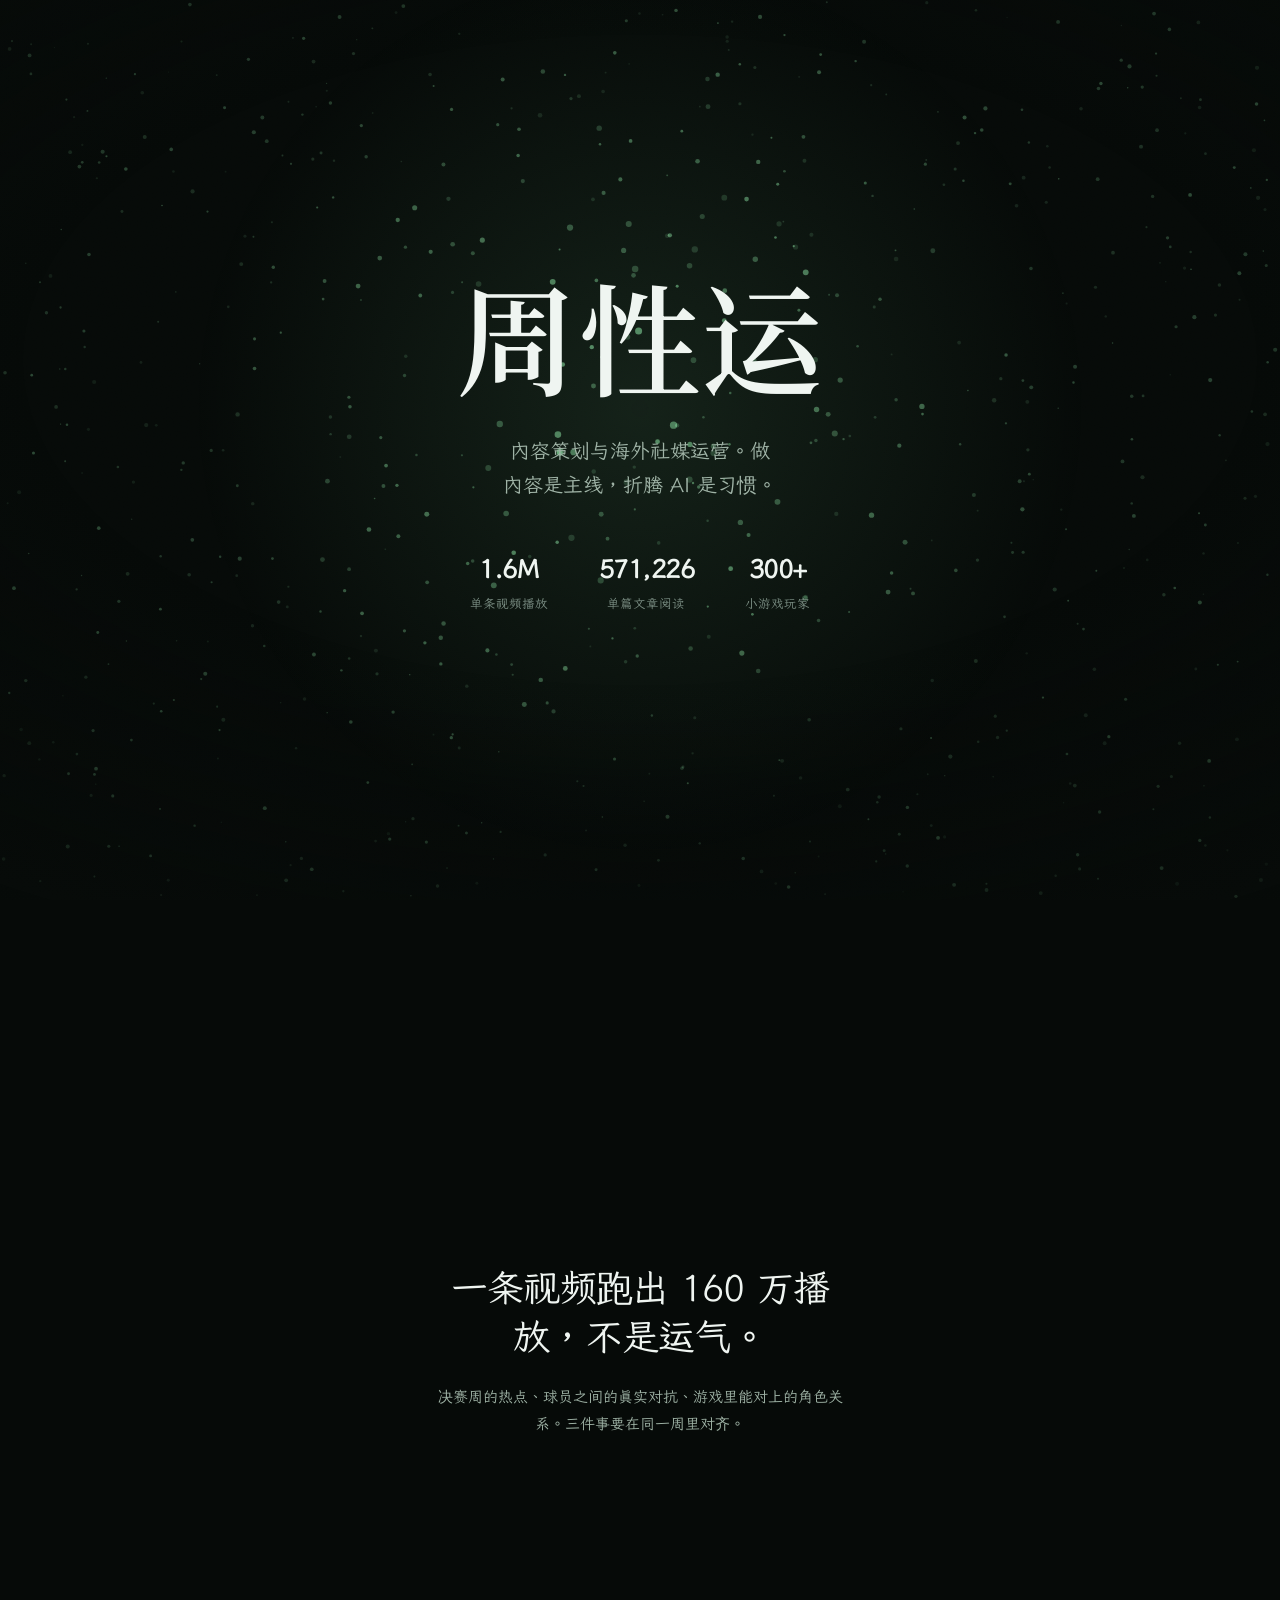
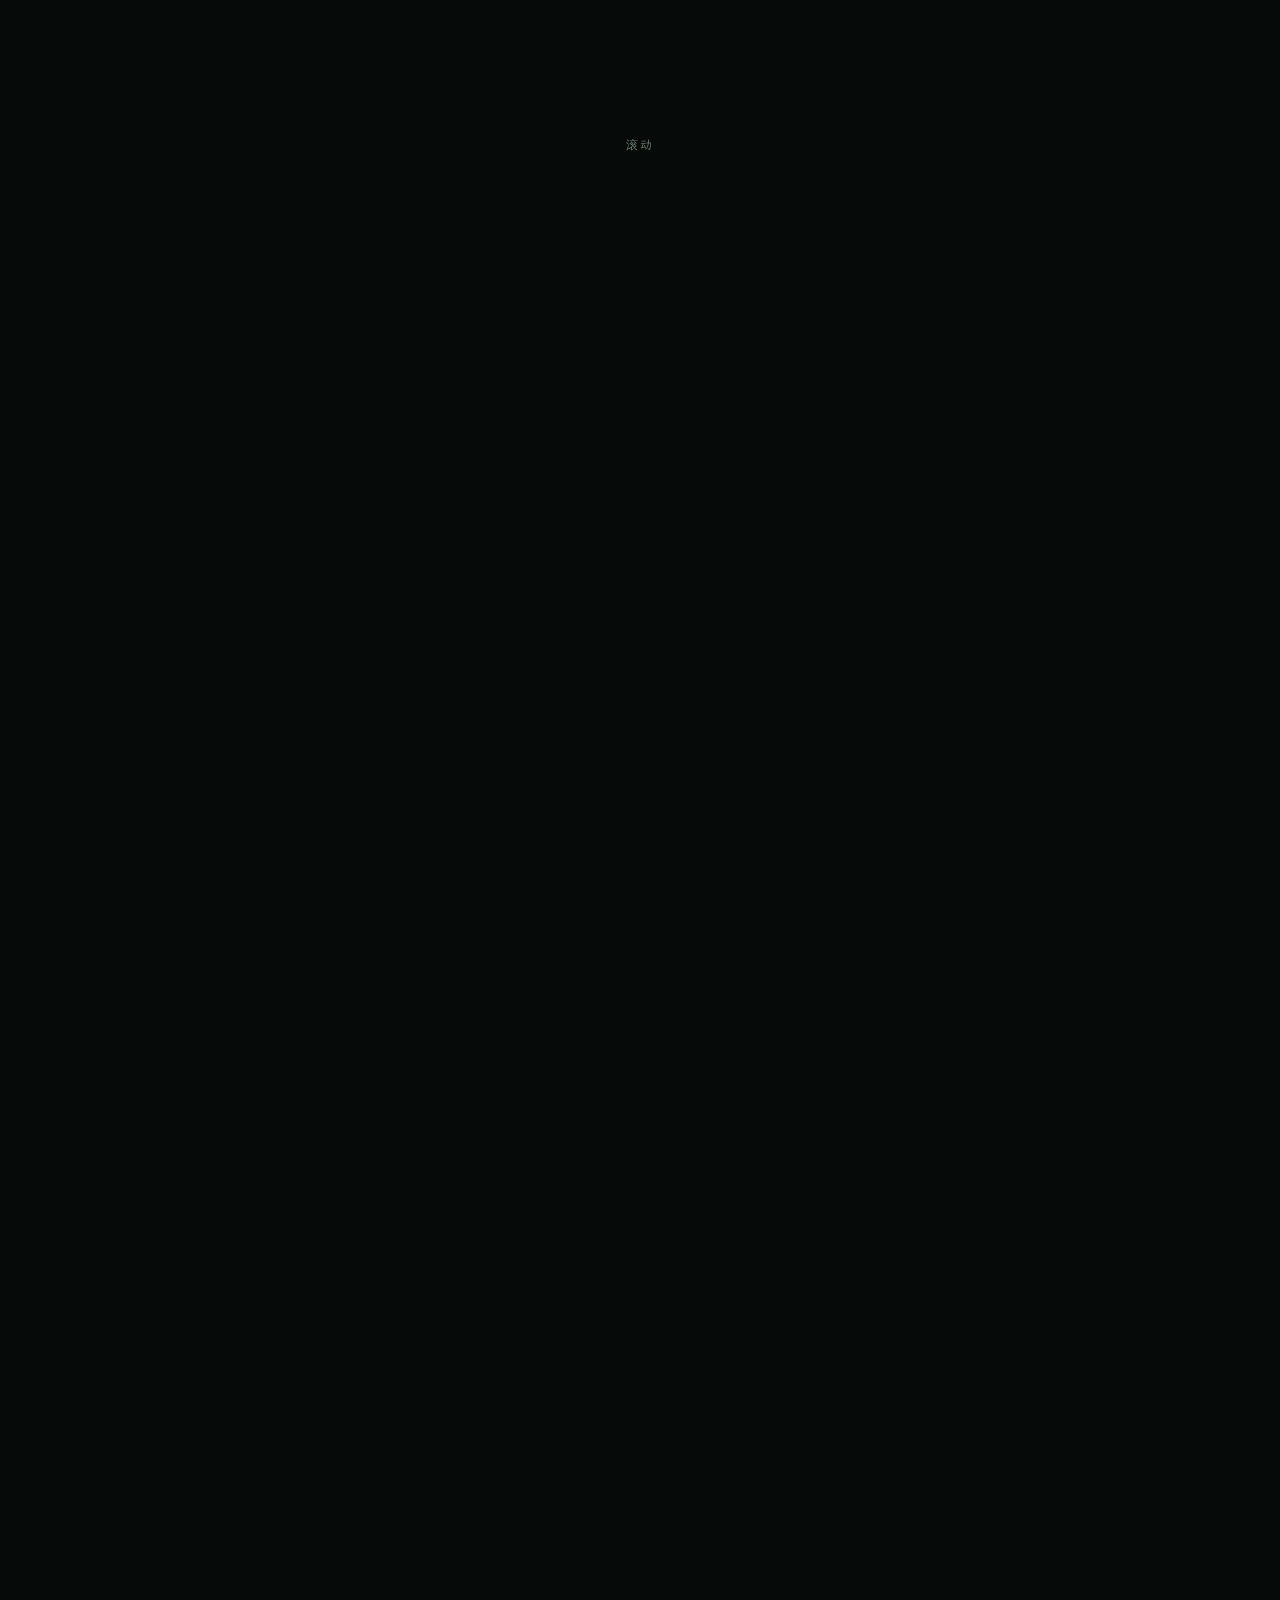
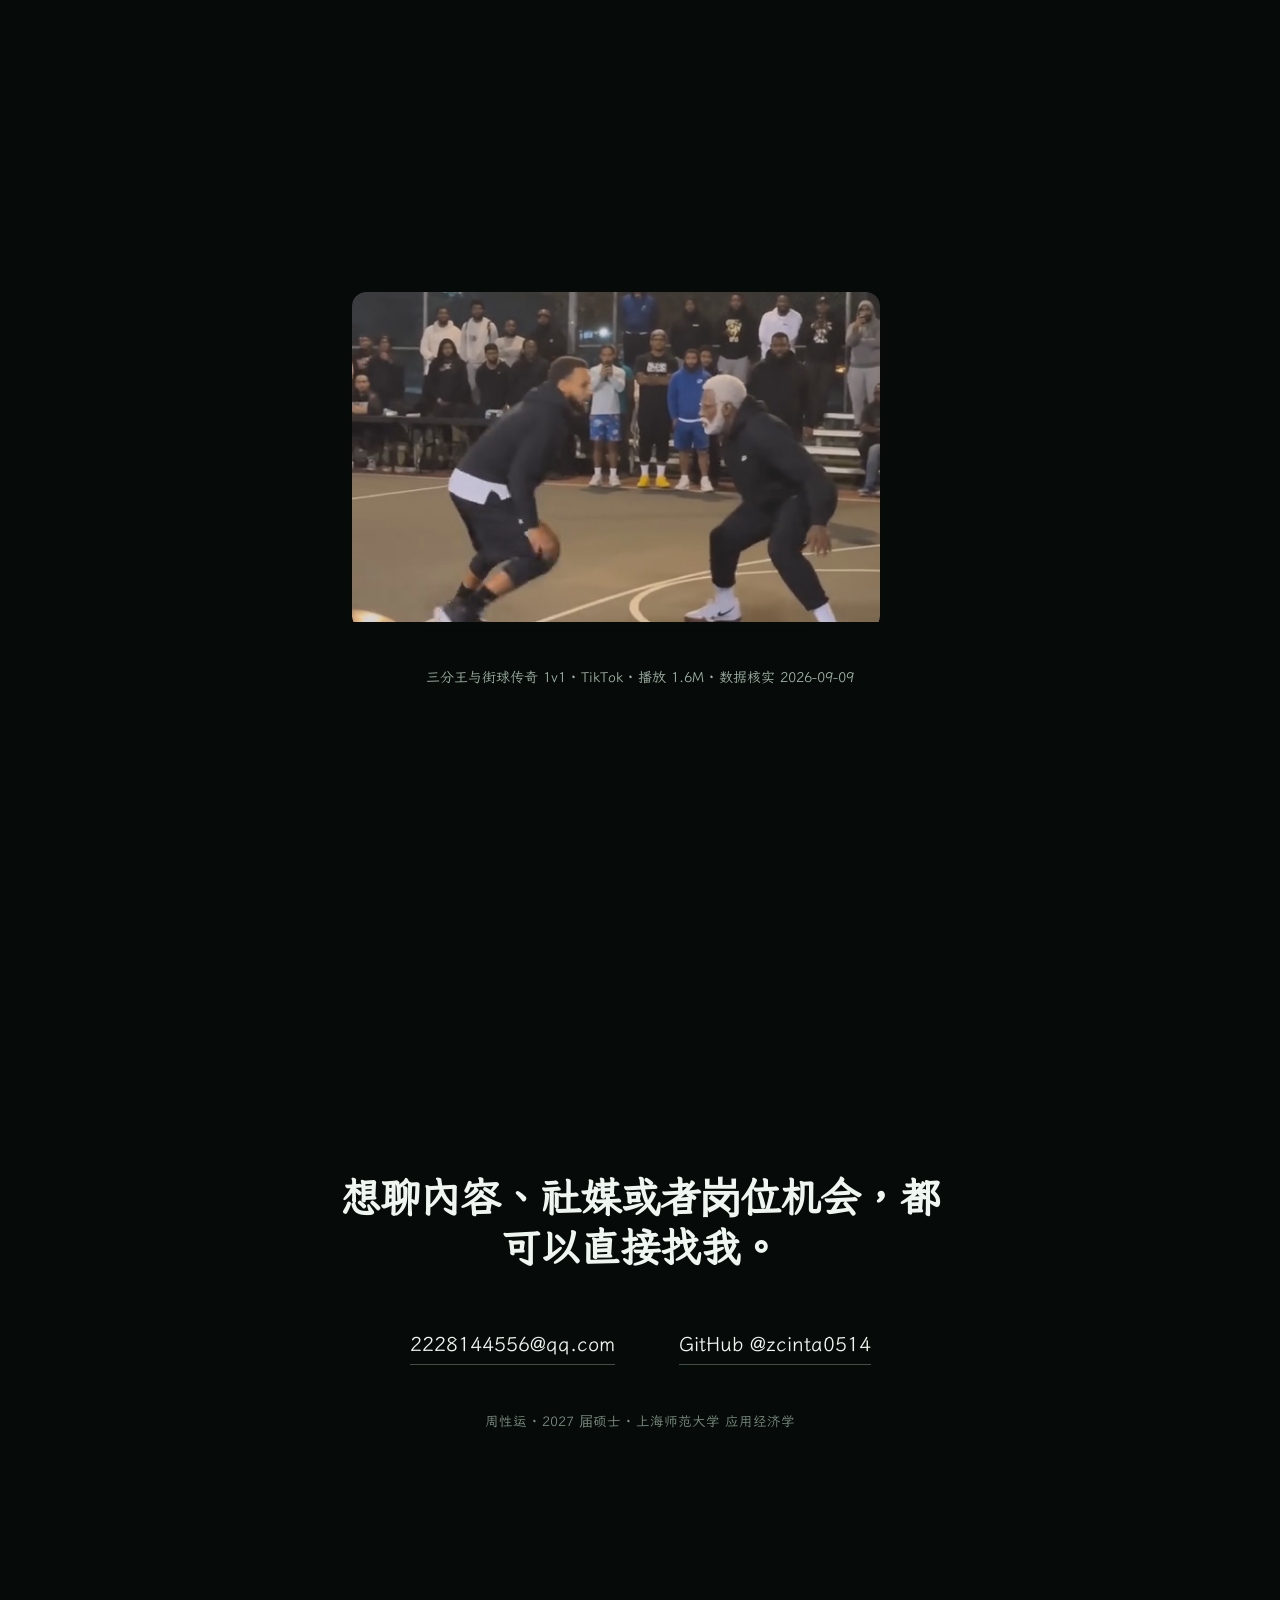
<file: demo/b.html>
<!doctype html>
<html lang="zh-CN">
<head>
<meta charset="utf-8">
<meta name="viewport" content="width=device-width, initial-scale=1">
<title>方向 B · 沉浸叙事（指针与滚动驱动的连续世界）</title>
<style>
@import url("../assets/fonts/lxgw-wenkai-tc/font.css");
@font-face{font-family:"PX Serif";src:url("../assets/fonts/noto-serif-sc-600-zhou-xingyun.woff2") format("woff2");font-display:swap;unicode-range:U+5468,U+6027,U+8FD0;}
:root{
  color-scheme:dark;
  --canvas:#060A08; --ink:#EFF5F1; --ink-soft:#9FB3A6; --accent:#92EFAB;
  --ease:cubic-bezier(.23,1,.32,1);
  font-family:"Portfolio LXGW WenKai","PingFang SC",system-ui,sans-serif;font-size:16px;line-height:1.7;
  background:var(--canvas);color:var(--ink);-webkit-font-smoothing:antialiased;
}
*{box-sizing:border-box}
html,body{margin:0}
body{background:var(--canvas);color:var(--ink);overflow-x:hidden}
a{color:inherit;text-decoration:none}
:focus-visible{outline:2px solid var(--accent);outline-offset:4px}
::selection{background:var(--accent);color:#060A08}

#field{position:fixed;inset:0;z-index:0;display:block}
.grain{position:fixed;inset:0;z-index:3;pointer-events:none;opacity:.05;mix-blend-mode:overlay;
  background-image:url("data:image/svg+xml,%3Csvg xmlns='http://www.w3.org/2000/svg' width='160' height='160'%3E%3Cfilter id='n'%3E%3CfeTurbulence type='fractalNoise' baseFrequency='.8' numOctaves='3'/%3E%3C/filter%3E%3Crect width='100%25' height='100%25' filter='url(%23n)'/%3E%3C/svg%3E")}
.vignette{position:fixed;inset:0;z-index:2;pointer-events:none;
  background:radial-gradient(120% 90% at 50% 40%,transparent 40%,rgba(6,10,8,.82) 100%)}
main{position:relative;z-index:1}
.wrap{width:min(1120px,100% - 2*clamp(24px,5vw,64px));margin-inline:auto}

/* ── HERO ── */
.hero{min-height:100svh;display:grid;align-items:center;text-align:center}
.hero-inner{padding-block:clamp(96px,14vh,160px)}
.hero h1{margin:0;font-family:"PX Serif","Songti SC",serif;font-size:clamp(52px,9.5vw,132px);
  line-height:1;letter-spacing:.005em}
.hero h1 .ch{display:inline-block;opacity:0;transform:translateY(.42em) scale(.96);
  transition:opacity .8s var(--ease),transform 1.05s var(--ease);
  transition-delay:calc(var(--i) * 62ms)}
.hero.in h1 .ch{opacity:1;transform:none}
.hero .line{margin:clamp(20px,3vh,34px) auto 0;max-width:30ch;font-size:clamp(16px,1.6vw,20px);
  color:var(--ink-soft);text-wrap:balance;opacity:0;transform:translateY(10px);
  transition:opacity .9s var(--ease) .55s,transform .9s var(--ease) .55s}
.hero.in .line{opacity:1;transform:none}
.hero .meta{margin-top:clamp(28px,5vh,48px);display:flex;justify-content:center;gap:clamp(20px,4vw,56px);
  flex-wrap:wrap;opacity:0;transform:translateY(10px);
  transition:opacity .9s var(--ease) .75s,transform .9s var(--ease) .75s}
.hero.in .meta{opacity:1;transform:none}
.hero .meta b{display:block;font-size:clamp(20px,2vw,26px);font-variant-numeric:tabular-nums;letter-spacing:-.02em}
.hero .meta span{display:block;margin-top:2px;font-size:12.5px;color:#7B8E84}

/* ── PINNED ACT ── the scroll is the timeline */
.act{height:260vh;position:relative}
.act-stage{position:sticky;top:0;height:100svh;display:grid;place-items:center;text-align:center}
.act-stage .inner{padding-inline:clamp(24px,5vw,64px);max-width:56ch}
.act .step{position:absolute;inset:0;display:grid;place-items:center;padding-inline:clamp(24px,5vw,64px);
  opacity:0;transition:opacity .5s var(--ease);pointer-events:none}
.act .step.on{opacity:1}
.act .step p{margin:0;font-size:clamp(20px,2.9vw,40px);line-height:1.32;letter-spacing:-.02em;font-weight:400}
.act .step .sub{margin-top:clamp(16px,2.5vh,26px);font-size:15px;color:var(--ink-soft);letter-spacing:normal;line-height:1.8}
.act .stage-label{position:absolute;bottom:clamp(24px,5vh,52px);left:0;right:0;text-align:center;
  font-size:12px;letter-spacing:.14em;color:#6E8177;text-transform:uppercase}

/* ── REVEAL ARTEFACT ── */
.artefact{position:relative;min-height:100svh;display:grid;place-items:center}
.artefact .frame{position:relative;width:min(940px,100% - 2*clamp(24px,5vw,64px));border-radius:14px;overflow:hidden;
  box-shadow:0 60px 120px -40px rgba(0,0,0,.9),inset 0 1px 0 rgba(255,255,255,.08);
  clip-path:inset(14% 22% 14% 22% round 14px);
  transition:clip-path 1.25s var(--ease)}
.artefact.in .frame{clip-path:inset(0 0 0 0 round 14px)}
.artefact img{width:100%;aspect-ratio:16/10;object-fit:cover}
.artefact .cap{margin-top:clamp(20px,4vh,36px);text-align:center;font-size:14px;color:var(--ink-soft)}

/* ── CLOSE ── */
.close{min-height:82svh;display:grid;place-items:center;text-align:center}
.close .inner{padding-block:clamp(80px,12vh,140px)}
.close h2{margin:0 auto;max-width:24ch;font-size:clamp(24px,3.2vw,42px);line-height:1.24;letter-spacing:-.025em}
.close .links{margin-top:clamp(32px,6vh,64px);display:flex;gap:clamp(24px,5vw,64px);justify-content:center;flex-wrap:wrap}
.close a{font-size:clamp(16px,1.6vw,20px);border-bottom:1px solid rgba(159,179,166,.4);padding-bottom:3px;
  transition:border-color .2s var(--ease),color .2s var(--ease)}
.close a:hover{border-color:var(--accent);color:var(--accent)}
.close .note{margin-top:clamp(28px,5vh,48px);font-size:13.5px;color:#7B8E84}

@media (max-width:760px){
  .act{height:210vh}
  .hero .meta{gap:20px 28px}
}
@media (prefers-reduced-motion:reduce){
  .hero h1 .ch{opacity:1;transform:none;transition:none}
  .hero .line,.hero .meta{opacity:1;transform:none;transition:none}
  .artefact .frame{clip-path:none;transition:none}
  .act{height:auto}
  .act-stage{position:static;height:auto;padding-block:12vh}
  .act .step{position:static;opacity:1;margin-bottom:10vh}
  .act .stage-label{position:static;margin-top:24px}
}
html.flat .hero h1 .ch{opacity:1!important;transform:none!important}
html.flat .hero .line,html.flat .hero .meta{opacity:1!important;transform:none!important}
html.flat .artefact .frame{clip-path:none!important}
html.flat .act .step:first-of-type{opacity:1!important}
html.flat .act{height:170vh}
</style>
</head>
<body>
<canvas id="field" aria-hidden="true"></canvas>
<div class="vignette" aria-hidden="true"></div>
<div class="grain" aria-hidden="true"></div>

<main>
  <header class="hero" id="hero">
    <div class="wrap hero-inner">
      <h1 data-split>周性运</h1>
      <p class="line">内容策划与海外社媒运营。做内容是主线，折腾 AI 是习惯。</p>
      <div class="meta">
        <div><b data-count="1.6" data-suffix="M">0</b><span>单条视频播放</span></div>
        <div><b data-count="571226" data-group="1">0</b><span>单篇文章阅读</span></div>
        <div><b data-count="300" data-suffix="+">0</b><span>小游戏玩家</span></div>
      </div>
    </div>
  </header>

  <section class="act" id="act">
    <div class="act-stage">
      <div class="step" data-step="0">
        <div class="inner">
          <p>一条视频跑出 160 万播放，不是运气。</p>
          <p class="sub">决赛周的热点、球员之间的真实对抗、游戏里能对上的角色关系。三件事要在同一周里对齐。</p>
        </div>
      </div>
      <div class="step" data-step="1">
        <div class="inner">
          <p>节点、选题、脚本、素材、审核、发布、复盘。每一步都有人做，我负责让它串起来。</p>
        </div>
      </div>
      <div class="step" data-step="2">
        <div class="inner">
          <p>然后我把这套流程交给 AI 跑了一遍，自己做了一个羽毛球小游戏。</p>
          <p class="sub">上线一周，300 多个玩家。</p>
        </div>
      </div>
      <span class="stage-label" aria-hidden="true">滚动</span>
    </div>
  </section>

  <section class="artefact" id="artefact">
    <div>
      <figure class="frame"><img src="../assets/works_tt5_03.png" alt="三分王与街球传奇 1v1 视频画面"></figure>
      <p class="cap">三分王与街球传奇 1v1 · TikTok · 播放 1.6M · 数据核实 2026-09-09</p>
    </div>
  </section>

  <section class="close">
    <div class="wrap inner">
      <h2>想聊内容、社媒或者岗位机会，都可以直接找我。</h2>
      <div class="links">
        <a href="mailto:2228144556@qq.com">2228144556@qq.com</a>
        <a href="https://github.com/zcinta0514" target="_blank" rel="noopener">GitHub @zcinta0514</a>
      </div>
      <p class="note">周性运 · 2027 届硕士 · 上海师范大学 应用经济学</p>
    </div>
  </section>
</main>

<script>
(() => {
  const flat = location.search.includes('flat') || matchMedia('(prefers-reduced-motion: reduce)').matches;
  if (flat) document.documentElement.classList.add('flat');

  /* ── split the name into characters ── */
  const h1 = document.querySelector('[data-split]');
  const text = h1.textContent;
  h1.textContent = '';
  [...text].forEach((ch, i) => {
    const s = document.createElement('span');
    s.className = 'ch'; s.textContent = ch;
    s.style.setProperty('--i', i);
    h1.appendChild(s);
  });
  requestAnimationFrame(() => document.getElementById('hero').classList.add('in'));
  if (flat) document.getElementById('hero').classList.add('in');

  /* ── the field: a pointer- and scroll-reactive particle world ──
     Hand-written canvas 2D. No WebGL, no library, ~700 particles.       */
  const cv = document.getElementById('field');
  const ctx = cv.getContext('2d', { alpha: true });
  let W = 0, H = 0, DPR = 1;
  const N = matchMedia('(max-width:760px)').matches ? 380 : 720;
  const P = [];
  let mx = .5, my = .42, tx = .5, ty = .42;   // pointer target / eased
  let scrollP = 0, smoothP = 0, vel = 0, lastY = 0;

  function resize() {
    DPR = Math.min(2, devicePixelRatio || 1);
    W = innerWidth; H = innerHeight;
    cv.width = W * DPR; cv.height = H * DPR;
    cv.style.width = W + 'px'; cv.style.height = H + 'px';
    ctx.setTransform(DPR, 0, 0, DPR, 0, 0);
  }
  function seed() {
    P.length = 0;
    for (let i = 0; i < N; i++) {
      P.push({
        x: Math.random() * W, y: Math.random() * H,
        vx: 0, vy: 0,
        r: .6 + Math.random() * 1.5,
        a: .18 + Math.random() * .5,
        ring: i / N,                       // where it settles when the field converges
        t: Math.random() * 6.28,
      });
    }
  }
  resize(); seed();
  addEventListener('resize', () => { resize(); seed(); });

  if (!matchMedia('(pointer:coarse)').matches) {
    addEventListener('pointermove', e => { tx = e.clientX / innerWidth; ty = e.clientY / innerHeight; }, { passive: true });
  }

  // cheap field function: layered sines, no noise table needed
  function flow(x, y, t) {
    const s = .0016;
    return (
      Math.sin(x * s + t * .55) * Math.cos(y * s * 1.17 - t * .4) * 1.5 +
      Math.sin((x + y) * s * .63 + t * .23) * .9
    );
  }

  function frame(now) {
    const t = now * .001;
    mx += (tx - mx) * .06; my += (ty - my) * .06;
    smoothP += (scrollP - smoothP) * .06;

    // scroll velocity feeds the field's intensity
    const y = scrollY;
    vel = vel * .88 + Math.abs(y - lastY) * .12; lastY = y;
    const energy = Math.min(1, vel / 26);

    ctx.clearRect(0, 0, W, H);
    ctx.globalCompositeOperation = 'lighter';

    const cx = W * (.5 + (mx - .5) * .16);      // the world leans when the pointer moves
    const cy = H * (.46 + (my - .46) * .16);
    const converge = Math.max(0, Math.min(1, (smoothP - .22) / .5)); // 0 → free drift, 1 → gathered

    for (let i = 0; i < P.length; i++) {
      const p = P[i];
      const ang = flow(p.x, p.y, t);
      const sp = .22 + energy * .5;
      p.vx += Math.cos(ang) * sp * .1;
      p.vy += Math.sin(ang) * sp * .1;

      // pointer parallax: everything drifts against the cursor
      const dx = p.x - cx, dy = p.y - cy;
      const d = Math.hypot(dx, dy) || 1;
      p.vx += (dx / d) * .028 * (1 - Math.min(1, d / 700));
      p.vy += (dy / d) * .028 * (1 - Math.min(1, d / 700));

      if (converge > 0) {
        // gather into a slow ring, then hold
        const a = p.ring * Math.PI * 2 + t * .16;
        const R = Math.min(W, H) * (.30 + .07 * Math.sin(p.ring * 6.28 + t * .5));
        const gx = cx + Math.cos(a) * R * .92;
        const gy = cy + Math.sin(a) * R * .60;
        p.vx += (gx - p.x) * .0055 * converge;
        p.vy += (gy - p.y) * .0055 * converge;
      }

      p.vx *= .93; p.vy *= .93;
      p.x += p.vx; p.y += p.vy;
      if (p.x < -40) p.x = W + 40; if (p.x > W + 40) p.x = -40;
      if (p.y < -40) p.y = H + 40; if (p.y > H + 40) p.y = -40;

      const near = 1 - Math.min(1, d / 420);
      const alpha = Math.min(.95, p.a * (.5 + near * .9 + energy * .35));
      ctx.beginPath();
      ctx.arc(p.x, p.y, p.r * (1 + near * .9), 0, 6.2832);
      ctx.fillStyle = `rgba(146,239,171,${alpha * .5})`;
      ctx.fill();
    }

    // one soft core light so the field has a source
    const g = ctx.createRadialGradient(cx, cy, 0, cx, cy, Math.min(W, H) * .5);
    g.addColorStop(0, `rgba(146,239,171,${.05 + energy * .05})`);
    g.addColorStop(1, 'rgba(146,239,171,0)');
    ctx.fillStyle = g; ctx.fillRect(0, 0, W, H);
    ctx.globalCompositeOperation = 'source-over';

    requestAnimationFrame(frame);
  }
  requestAnimationFrame(frame);

  /* ── the pinned act: three steps, scroll is the timeline ── */
  const act = document.getElementById('act');
  const steps = [...act.querySelectorAll('.step')];
  function onAct() {
    const r = act.getBoundingClientRect();
    const total = r.height - innerHeight;
    const p = total > 0 ? Math.max(0, Math.min(1, -r.top / total)) : 0;
    scrollP = p;
    if (flat) { steps.forEach((s, i) => s.classList.toggle('on', i === 0)); return; }
    const idx = Math.min(steps.length - 1, Math.floor(p * steps.length * .999));
    steps.forEach((s, i) => s.classList.toggle('on', i === idx));
  }

  /* ── artefact reveal ── */
  const art = document.getElementById('artefact');
  const aio = new IntersectionObserver(es => es.forEach(e => {
    if (e.isIntersecting) { art.classList.add('in'); aio.unobserve(art); }
  }), { rootMargin: '0px 0px -18% 0px' });
  aio.observe(art);

  /* ── counters ── */
  function count(el, to, dec, suffix) {
    const t0 = performance.now(), dur = 1400;
    const done = () => { el.textContent = (dec ? to.toFixed(dec) : Math.round(to).toLocaleString('en-US')) + (suffix || ''); };
    if (flat) { done(); return; }
    const tick = now => {
      const p = Math.min(1, (now - t0) / dur), e = 1 - Math.pow(1 - p, 3), v = to * e;
      el.textContent = (dec ? v.toFixed(dec) : Math.round(v).toLocaleString('en-US')) + (suffix || '');
      p < 1 ? requestAnimationFrame(tick) : done();
    };
    requestAnimationFrame(tick);
  }
  document.querySelectorAll('[data-count]').forEach(el => {
    const v = parseFloat(el.dataset.count);
    count(el, v, el.dataset.count.includes('.') ? 1 : 0, el.dataset.suffix || '');
  });

  let q = false;
  function onScroll() {
    if (q) return; q = true;
    requestAnimationFrame(() => { q = false; onAct(); });
  }
  addEventListener('scroll', onScroll, { passive: true });
  onScroll();
})();
</script>
</body>
</html>
</file>
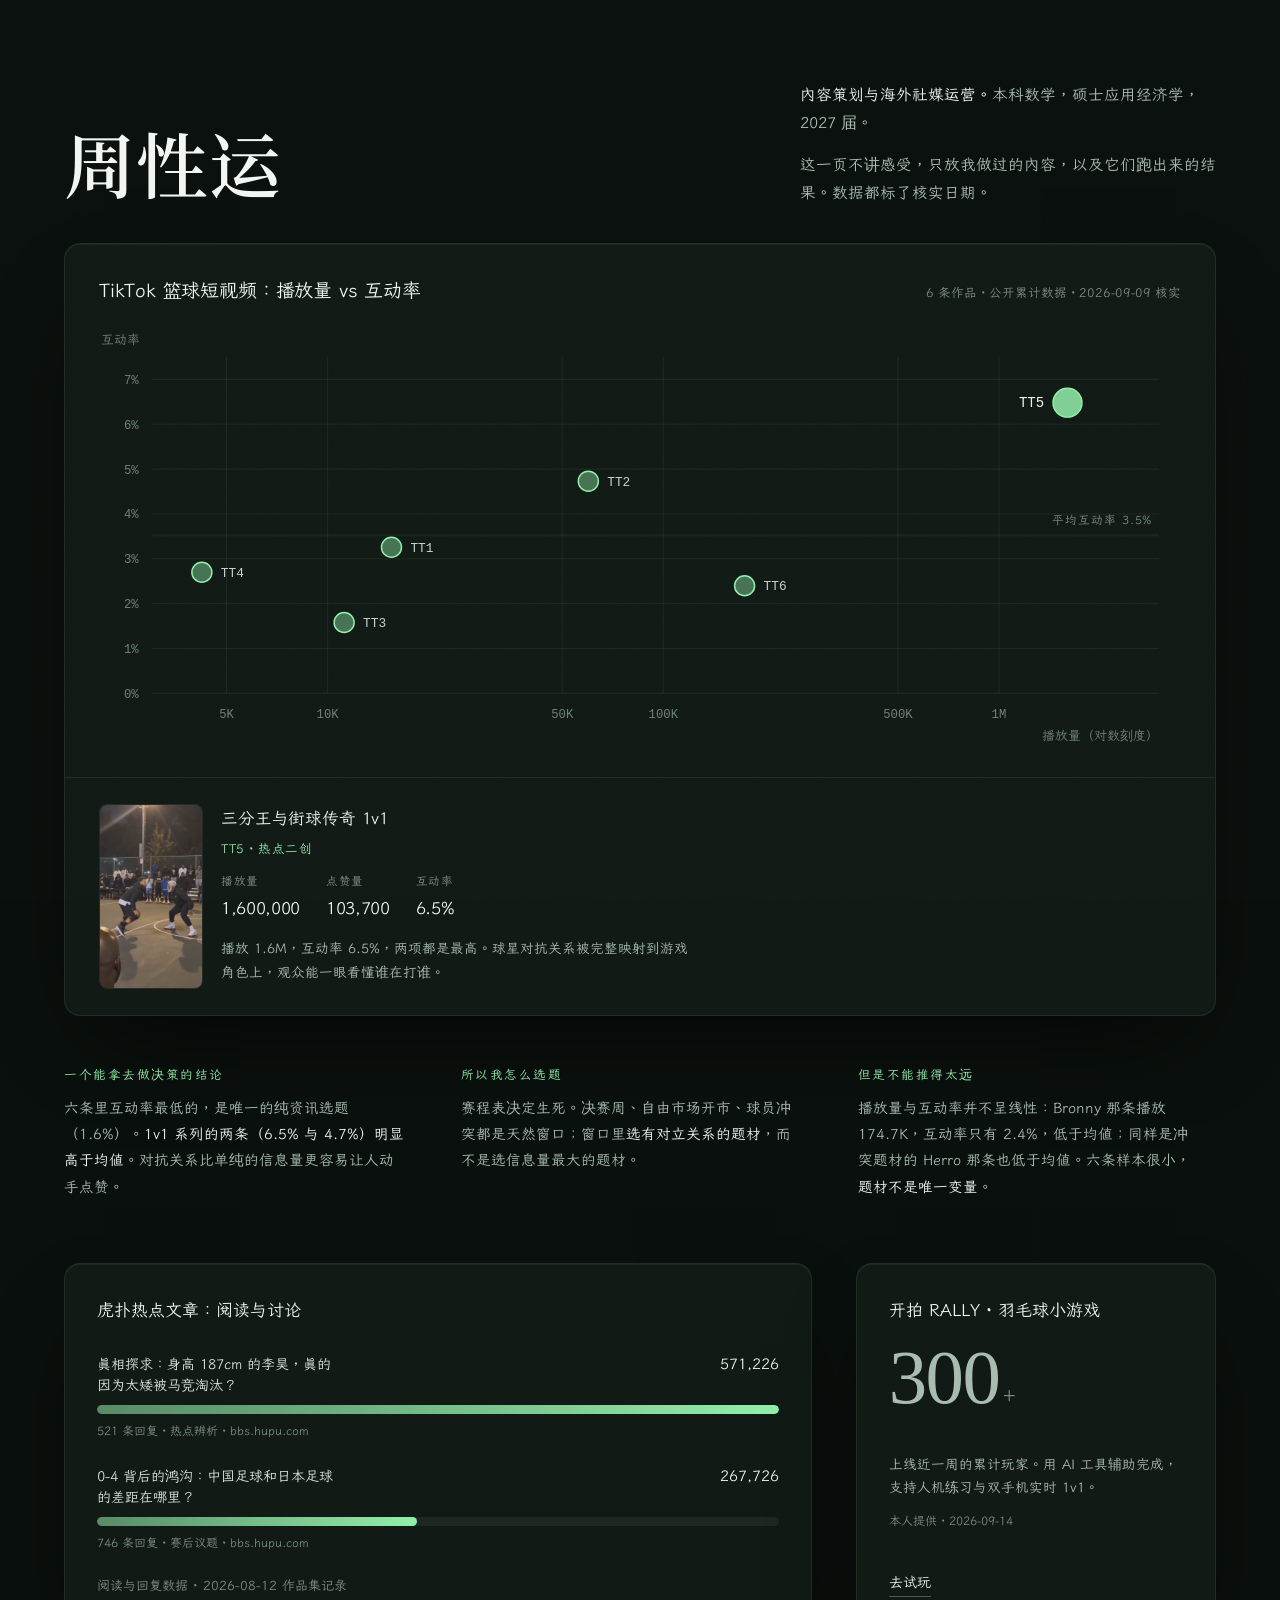
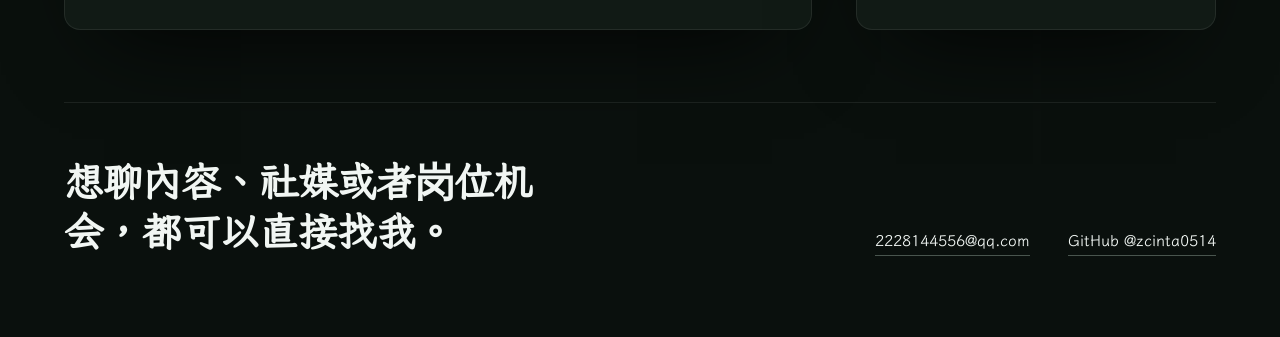
<file: demo/c.html>
<!doctype html>
<html lang="zh-CN">
<head>
<meta charset="utf-8">
<meta name="viewport" content="width=device-width, initial-scale=1">
<title>方向 C · 证据仪表盘（把作品当数据读）</title>
<style>
@import url("../assets/fonts/lxgw-wenkai-tc/font.css");
@font-face{font-family:"PX Serif";src:url("../assets/fonts/noto-serif-sc-600-zhou-xingyun.woff2") format("woff2");font-display:swap;unicode-range:U+5468,U+6027,U+8FD0;}
:root{
  color-scheme:dark;
  --canvas:#0A100D; --surface:#111A15; --ink:#F1F6F3; --ink-soft:#A9BCB0; --ink-dim:#7C8F85;
  --accent:#92EFAB; --accent-dim:rgba(146,239,171,.16); --line:rgba(255,255,255,.08);
  --ease:cubic-bezier(.23,1,.32,1);
  font-family:"Portfolio LXGW WenKai","PingFang SC",system-ui,sans-serif;font-size:16px;line-height:1.7;
  background:var(--canvas);color:var(--ink);-webkit-font-smoothing:antialiased;
}
*{box-sizing:border-box}
body{margin:0;background:var(--canvas);color:var(--ink)}
a{color:inherit;text-decoration:none}
:focus-visible{outline:2px solid var(--accent);outline-offset:4px}
::selection{background:var(--accent);color:#0A100D}
.grain{position:fixed;inset:0;z-index:50;pointer-events:none;opacity:.04;mix-blend-mode:overlay;
  background-image:url("data:image/svg+xml,%3Csvg xmlns='http://www.w3.org/2000/svg' width='160' height='160'%3E%3Cfilter id='n'%3E%3CfeTurbulence type='fractalNoise' baseFrequency='.8' numOctaves='3'/%3E%3C/filter%3E%3Crect width='100%25' height='100%25' filter='url(%23n)'/%3E%3C/svg%3E")}
.wrap{width:min(1180px,100% - 2*clamp(20px,5vw,68px));margin-inline:auto}

/* ── HEAD ── */
.head{padding-block:clamp(56px,9vh,110px) clamp(24px,4vh,44px);display:grid;
  grid-template-columns:minmax(0,1fr) minmax(0,.62fr);gap:clamp(24px,5vw,64px);align-items:end}
h1{margin:0;font-family:"PX Serif","Songti SC",serif;font-size:clamp(40px,5.6vw,76px);line-height:1.02;letter-spacing:.005em}
.head p{margin:0;color:var(--ink-soft);font-size:15.5px;line-height:1.8}
.head p+p{margin-top:14px}
.head .lead b{color:var(--ink);font-weight:500}

/* ── CHART CARD ── */
.card{background:var(--surface);border:1px solid var(--line);border-radius:16px;
  box-shadow:0 40px 90px -40px rgba(0,0,0,.9),inset 0 1px 0 rgba(255,255,255,.05);overflow:hidden}
.card-head{display:flex;justify-content:space-between;align-items:baseline;gap:20px;flex-wrap:wrap;
  padding:clamp(20px,3vw,30px) clamp(20px,3vw,34px) 0}
.card-head h2{margin:0;font-size:19px;font-weight:550;letter-spacing:-.01em}
.card-head .note{font-size:12.5px;color:var(--ink-dim)}
.chart{position:relative;padding:clamp(12px,2vw,22px) clamp(8px,1.6vw,18px) clamp(16px,2.5vw,26px)}
.chart svg{display:block;width:100%;height:auto;overflow:visible}
.grid line{stroke:rgba(255,255,255,.055);stroke-width:1}
.grid text{fill:#6F8279;font-size:11px;font-family:ui-monospace,SFMono-Regular,Menlo,monospace}
.axis-title{fill:#6F8279;font-size:11.5px}
.pt{cursor:pointer;transition:opacity .25s var(--ease)}
.pt circle.hit{fill:transparent}
.pt circle.dot{fill:var(--accent);fill-opacity:.42;stroke:var(--accent);stroke-width:1.3;
  transition:r .3s var(--ease),fill-opacity .3s var(--ease)}
.pt text{fill:#C3D4C9;font-size:11.5px;pointer-events:none;font-family:ui-monospace,SFMono-Regular,Menlo,monospace}
.pt:hover circle.dot,.pt.on circle.dot{fill-opacity:.9;stroke-width:2}
.pt.hero circle.dot{fill-opacity:.85}
.pt.hero text{fill:#F1F6F3;font-size:12.5px}
.chart.dimmed .pt:not(.on){opacity:.32}
.band{fill:var(--accent);fill-opacity:.05}
.band-label{fill:#7C8F85;font-size:10.5px;letter-spacing:.08em}

/* ── DETAIL PANEL ── */
.detail{display:grid;grid-template-columns:104px minmax(0,1fr);gap:18px;align-items:start;
  padding:clamp(18px,2.4vw,26px) clamp(20px,3vw,34px);border-top:1px solid var(--line);min-height:150px}
.detail img{width:104px;aspect-ratio:9/16;object-fit:cover;border-radius:8px;border:1px solid var(--line)}
.detail h3{margin:0 0 6px;font-size:16.5px;font-weight:550;letter-spacing:-.01em}
.detail .cat{margin:0 0 12px;font-size:12.5px;color:var(--accent);letter-spacing:.04em}
.detail dl{margin:0;display:flex;gap:26px;flex-wrap:wrap}
.detail dt{font-size:11.5px;color:var(--ink-dim);letter-spacing:.06em}
.detail dd{margin:3px 0 0;font-size:17px;font-variant-numeric:tabular-nums;letter-spacing:-.02em}
.detail .why{margin:14px 0 0;font-size:13.5px;color:var(--ink-soft);line-height:1.75;max-width:60ch}

/* ── READ ── */
.read{display:grid;grid-template-columns:repeat(auto-fit,minmax(230px,1fr));gap:clamp(20px,3vw,44px);
  padding:clamp(28px,4vw,48px) 0 0}
.read article h3{margin:0 0 10px;font-size:12.5px;letter-spacing:.12em;color:var(--accent);text-transform:uppercase;font-weight:500}
.read article p{margin:0;font-size:14.5px;line-height:1.8;color:var(--ink-soft);max-width:38ch}
.read article b{color:var(--ink);font-weight:550}

/* ── SECONDARY: articles + game ── */
.sub{display:grid;grid-template-columns:minmax(0,1.35fr) minmax(0,.65fr);gap:clamp(20px,3.4vw,44px);
  margin-top:clamp(44px,7vh,88px)}
.sub .card{padding:clamp(20px,3vw,32px)}
.sub h2{margin:0 0 clamp(18px,2.5vw,26px);font-size:17px;font-weight:550}
.bar{margin-bottom:22px}
.bar .row{display:flex;justify-content:space-between;align-items:baseline;gap:16px;margin-bottom:9px}
.bar .t{font-size:14px;color:#DAE6DE;max-width:30ch;line-height:1.5}
.bar .v{font-size:15px;font-variant-numeric:tabular-nums;color:var(--ink);white-space:nowrap}
.bar .track{height:9px;border-radius:99px;background:rgba(255,255,255,.06);overflow:hidden}
.bar .fill{height:100%;border-radius:99px;background:linear-gradient(90deg,rgba(146,239,171,.5),var(--accent));
  width:0;transition:width 1.15s var(--ease)}
.bar small{display:block;margin-top:7px;font-size:12px;color:var(--ink-dim)}
.stat{padding:clamp(20px,3vw,32px);display:flex;flex-direction:column;justify-content:space-between;gap:22px}
.stat .n{font-family:"PX Serif",Georgia,serif;font-size:clamp(52px,6vw,78px);line-height:.92;letter-spacing:-.02em;
  font-variant-numeric:tabular-nums}
.stat .n span{font-size:.3em;color:var(--ink-dim);margin-left:.15em;letter-spacing:0}
.stat p{margin:0;font-size:13.5px;color:var(--ink-soft);line-height:1.75}
.stat a{align-self:flex-start;font-size:14px;border-bottom:1px solid rgba(169,188,176,.4);padding-bottom:2px;
  transition:color .2s var(--ease),border-color .2s var(--ease)}
.stat a:hover{color:var(--accent);border-color:var(--accent)}

/* ── CLOSE ── */
.close{margin-top:clamp(48px,8vh,96px);padding:clamp(36px,6vh,72px) 0 clamp(56px,9vh,110px);
  border-top:1px solid var(--line);display:grid;grid-template-columns:minmax(0,1fr) auto;gap:32px;align-items:end}
.close h2{margin:0;font-size:clamp(24px,3.1vw,40px);line-height:1.24;letter-spacing:-.025em;max-width:22ch}
.close .links{display:flex;gap:clamp(20px,3vw,40px);flex-wrap:wrap;font-size:15.5px}
.close .links a{border-bottom:1px solid rgba(169,188,176,.4);padding-bottom:2px}
.close .links a:hover{color:var(--accent);border-color:var(--accent)}

.reveal{opacity:0;transform:translateY(16px);transition:opacity .7s var(--ease),transform .7s var(--ease)}
.reveal.in{opacity:1;transform:none}

@media (max-width:900px){
  .head{grid-template-columns:1fr;align-items:start}
  .sub{grid-template-columns:1fr}
  .close{grid-template-columns:1fr}
  .detail{grid-template-columns:1fr}
  .detail img{width:100%;aspect-ratio:16/9}
}
@media (prefers-reduced-motion:reduce){
  .bar .fill{transition:none}
  .reveal{opacity:1;transform:none;transition:none}
  .pt circle.dot{transition:none}
}
html.flat .reveal{opacity:1!important;transform:none!important}
html.flat .bar .fill{transition:none!important}
</style>
</head>
<body>
<div class="grain" aria-hidden="true"></div>
<div class="wrap">

  <header class="head">
    <div>
      <h1>周性运</h1>
    </div>
    <div class="lead reveal">
      <p><b>内容策划与海外社媒运营。</b>本科数学，硕士应用经济学，2027 届。</p>
      <p>这一页不讲感受，只放我做过的内容，以及它们跑出来的结果。数据都标了核实日期。</p>
    </div>
  </header>

  <section class="card reveal" aria-labelledby="chart-title">
    <div class="card-head">
      <h2 id="chart-title">TikTok 篮球短视频：播放量 vs 互动率</h2>
      <span class="note">6 条作品 · 公开累计数据 · 2026-09-09 核实</span>
    </div>
    <div class="chart" id="chart"></div>
    <div class="detail" id="detail"></div>
  </section>

  <div class="read reveal">
    <article>
      <h3>一个能拿去做决策的结论</h3>
      <p>六条里互动率最低的，是唯一的纯资讯选题（1.6%）。<b>1v1 系列的两条（6.5% 与 4.7%）明显高于均值</b>。对抗关系比单纯的信息量更容易让人动手点赞。</p>
    </article>
    <article>
      <h3>所以我怎么选题</h3>
      <p>赛程表决定生死。决赛周、自由市场开市、球员冲突都是天然窗口；窗口里<b>选有对立关系的题材</b>，而不是选信息量最大的题材。</p>
    </article>
    <article>
      <h3>但是不能推得太远</h3>
      <p>播放量与互动率并不呈线性：Bronny 那条播放 174.7K，互动率只有 2.4%，低于均值；同样是冲突题材的 Herro 那条也低于均值。六条样本很小，<b>题材不是唯一变量</b>。</p>
    </article>
  </div>

  <div class="sub">
    <section class="card reveal" aria-labelledby="hupu-title">
      <h2 id="hupu-title">虎扑热点文章：阅读与讨论</h2>
      <div class="bar" data-bar="571226">
        <div class="row"><span class="t">真相探求：身高 187cm 的李昊，真的因为太矮被马竞淘汰？</span><span class="v">571,226</span></div>
        <div class="track"><div class="fill"></div></div>
        <small>521 条回复 · 热点辨析 · bbs.hupu.com</small>
      </div>
      <div class="bar" data-bar="267726">
        <div class="row"><span class="t">0-4 背后的鸿沟：中国足球和日本足球的差距在哪里？</span><span class="v">267,726</span></div>
        <div class="track"><div class="fill"></div></div>
        <small>746 条回复 · 赛后议题 · bbs.hupu.com</small>
      </div>
      <p style="margin:22px 0 0;font-size:13px;color:var(--ink-dim)">阅读与回复数据 · 2026-08-12 作品集记录</p>
    </section>

    <section class="card stat reveal" aria-labelledby="rally-title">
      <div>
        <h2 id="rally-title" style="margin-bottom:18px">开拍 RALLY · 羽毛球小游戏</h2>
        <p class="n" data-count="300" data-suffix="+">0</p>
      </div>
      <div>
        <p>上线近一周的累计玩家。用 AI 工具辅助完成，支持人机练习与双手机实时 1v1。</p>
        <p style="margin-top:10px;font-size:12px;color:var(--ink-dim)">本人提供 · 2026-09-14</p>
      </div>
      <a href="https://zcinta0514.github.io/rally-badminton/" target="_blank" rel="noopener">去试玩</a>
    </section>
  </div>

  <div class="close">
    <h2>想聊内容、社媒或者岗位机会，都可以直接找我。</h2>
    <div class="links">
      <a href="mailto:2228144556@qq.com">2228144556@qq.com</a>
      <a href="https://github.com/zcinta0514" target="_blank" rel="noopener">GitHub @zcinta0514</a>
    </div>
  </div>
</div>

<script>
(() => {
  const flat = location.search.includes('flat') || matchMedia('(prefers-reduced-motion: reduce)').matches;
  if (flat) document.documentElement.classList.add('flat');

  const WORKS = [
    { id:'TT4', title:'Herro 与 Bam：从队友到对手', cat:'冲突热点', views:4221,    likes:114,    src:'../assets/library/TT4-cover.png',
      why:'播放最低，但冲突类题材的互动率并不差。这类内容的问题在分发规模，不在内容质量。' },
    { id:'TT3', title:'Warriors 球员阵容话题',     cat:'自由市场热点', views:11200,  likes:177,    src:'../assets/library/TT3-cover.png',
      why:'纯资讯型选题，信息量够但缺少对立关系。这条是六条里互动率最低的一条，也是我后来调整选题方向的直接原因。' },
    { id:'TT1', title:'SGA 判罚与 Wemby UFO',      cat:'季后赛实时热点', views:15500, likes:505,   src:'../assets/library/TT1-cover.png',
      why:'判罚争议自带讨论度，发布时点了比赛结束后的讨论高峰。' },
    { id:'TT2', title:'Air Corgi 选择 Wemby 或 Brunson', cat:'总决赛前热点二创', views:59800, likes:2829, src:'../assets/works_tt2_dog_v1.png',
      why:'把总决赛的对阵关系做成让角色“二选一”的形式，把观看变成参与。互动率 4.7%。' },
    { id:'TT6', title:'Bronny 登机与 LeBron 直升机', cat:'热点二创', views:174700, likes:4192, src:'../assets/works_tt6_plane_v1.png',
      why:'父子话题的传播面比篮球本身更宽，是这批里少数能出圈到非球迷的选题。' },
    { id:'TT5', title:'三分王与街球传奇 1v1',      cat:'热点二创', views:1600000, likes:103700, src:'../assets/works_tt5_03.png',
      why:'播放 1.6M，互动率 6.5%，两项都是最高。球星对抗关系被完整映射到游戏角色上，观众能一眼看懂谁在打谁。' },
  ];
  WORKS.sort((a, b) => a.views - b.views);
  WORKS.forEach(w => { w.rate = w.likes / w.views * 100; });
  const hero = WORKS.find(w => w.id === 'TT5');

  /* ── chart ── */
  const chart = document.getElementById('chart');
  const VB_W = 1000, VB_H = 380;
  const M = { t: 26, r: 34, b: 52, l: 62 };
  const iw = VB_W - M.l - M.r, ih = VB_H - M.t - M.b;

  const xMin = Math.log10(3000), xMax = Math.log10(3000000);
  const yMin = 0, yMax = 7.5;
  const X = v => M.l + (Math.log10(v) - xMin) / (xMax - xMin) * iw;
  const Y = v => M.t + ih - (v - yMin) / (yMax - yMin) * ih;

  const svg = document.createElementNS('http://www.w3.org/2000/svg', 'svg');
  svg.setAttribute('viewBox', `0 0 ${VB_W} ${VB_H}`);
  svg.setAttribute('role', 'img');
  svg.setAttribute('aria-label', '六条 TikTok 作品的播放量与互动率分布散点图');
  const ns = (tag, attrs = {}) => {
    const el = document.createElementNS('http://www.w3.org/2000/svg', tag);
    for (const k in attrs) el.setAttribute(k, attrs[k]);
    return el;
  };

  const g = ns('g', { class: 'grid' });
  // y grid
  for (let v = 0; v <= 7; v += 1) {
    g.appendChild(ns('line', { x1: M.l, x2: M.l + iw, y1: Y(v), y2: Y(v) }));
    const t = ns('text', { x: M.l - 12, y: Y(v) + 4, 'text-anchor': 'end' });
    t.textContent = v + '%';
    g.appendChild(t);
  }
  // x grid (log ticks)
  [5000, 10000, 50000, 100000, 500000, 1000000].forEach(v => {
    g.appendChild(ns('line', { x1: X(v), x2: X(v), y1: M.t, y2: M.t + ih }));
    const t = ns('text', { x: X(v), y: M.t + ih + 22, 'text-anchor': 'middle' });
    t.textContent = v >= 1000000 ? (v / 1000000) + 'M' : (v / 1000) + 'K';
    g.appendChild(t);
  });
  svg.appendChild(g);

  // average band
  const avg = WORKS.reduce((s, w) => s + w.rate, 0) / WORKS.length;
  svg.appendChild(ns('rect', { class: 'band', x: M.l, y: Y(avg) - 1, width: iw, height: 2 }));
  const bl = ns('text', { class: 'band-label', x: M.l + iw - 6, y: Y(avg) - 10, 'text-anchor': 'end' });
  bl.textContent = `平均互动率 ${avg.toFixed(1)}%`;
  svg.appendChild(bl);

  const xl = ns('text', { class: 'axis-title', x: M.l + iw, y: VB_H - 10, 'text-anchor': 'end' });
  xl.textContent = '播放量（对数刻度）';
  svg.appendChild(xl);
  const yl = ns('text', { class: 'axis-title', x: M.l - 46, y: M.t - 12 });
  yl.textContent = '互动率';
  svg.appendChild(yl);

  const nodes = [];
  WORKS.forEach((w, i) => {
    const grp = ns('g', { class: 'pt' + (w.id === 'TT5' ? ' hero' : ''), tabindex: '0', role: 'button' });
    grp.setAttribute('aria-label', `${w.title}，播放 ${w.views.toLocaleString()}，互动率 ${w.rate.toFixed(1)}%`);
    const r = w.id === 'TT5' ? 13 : 9;
    grp.appendChild(ns('circle', { class: 'hit', cx: X(w.views), cy: Y(w.rate), r: 30 }));
    const dot = ns('circle', { class: 'dot', cx: X(w.views), cy: Y(w.rate), r, style: 'transform-origin:center' });
    grp.appendChild(dot);
    const t = ns('text', {
      x: X(w.views) + r + 8,
      y: Y(w.rate) + 4,
      'text-anchor': X(w.views) > VB_W - M.r - 130 ? 'end' : 'start',
    });
    t.textContent = w.id;
    if (X(w.views) > VB_W - M.r - 130) t.setAttribute('x', X(w.views) - r - 8);
    grp.appendChild(t);
    svg.appendChild(grp);
    nodes.push({ grp, dot, r, w });
  });
  chart.appendChild(svg);

  /* ── detail panel ── */
  const detail = document.getElementById('detail');
  function render(w) {
    detail.innerHTML = `
      <img src="${w.src}" alt="${w.title} 视频静帧">
      <div>
        <h3>${w.title}</h3>
        <p class="cat">${w.id} · ${w.cat}</p>
        <dl>
          <div><dt>播放量</dt><dd>${w.views.toLocaleString('en-US')}</dd></div>
          <div><dt>点赞量</dt><dd>${w.likes.toLocaleString('en-US')}</dd></div>
          <div><dt>互动率</dt><dd>${w.rate.toFixed(1)}%</dd></div>
        </dl>
        <p class="why">${w.why}</p>
      </div>`;
  }
  function focus(w, grp) {
    render(w);
    chart.classList.add('dimmed');
    nodes.forEach(n => n.grp.classList.toggle('on', n.grp === grp));
  }
  function blur() {
    chart.classList.remove('dimmed');
    nodes.forEach(n => n.grp.classList.remove('on'));
  }
  nodes.forEach(({ grp, w }) => {
    grp.addEventListener('mouseenter', () => focus(w, grp));
    grp.addEventListener('focus', () => focus(w, grp));
    grp.addEventListener('mouseleave', blur);
    grp.addEventListener('blur', blur);
  });
  render(hero);

  // entrance: points grow from the axis, hero last
  if (!flat) {
    nodes.forEach((n, i) => {
      n.dot.style.transform = 'scale(0.95)';
      n.dot.style.opacity = '0';
      n.dot.style.transition = `transform .6s var(--ease) ${i * 70}ms, opacity .5s ease ${i * 70}ms`;
      requestAnimationFrame(() => {
        n.dot.style.transform = '';
        n.dot.style.opacity = '';
      });
    });
  }

  /* ── bars + counters + reveals ── */
  const io = new IntersectionObserver(es => es.forEach(e => {
    if (!e.isIntersecting) return;
    const el = e.target;
    el.classList.add('in');
    const max = 571226;
    el.querySelectorAll('[data-bar]').forEach(b => {
      const v = +b.dataset.bar;
      const fill = b.querySelector('.fill');
      if (flat) { fill.style.width = (v / max * 100) + '%'; return; }
      requestAnimationFrame(() => { fill.style.width = (v / max * 100) + '%'; });
    });
    io.unobserve(el);
  }), { rootMargin: '0px 0px -12% 0px', threshold: .15 });
  document.querySelectorAll('.reveal').forEach(el => io.observe(el));

  document.querySelectorAll('[data-count]').forEach(el => {
    const to = +el.dataset.count, suffix = el.dataset.suffix || '';
    const done = () => { el.innerHTML = to + `<span>${suffix}</span>`; };
    if (flat) { done(); return; }
    const t0 = performance.now();
    const tick = now => {
      const p = Math.min(1, (now - t0) / 1300), e = 1 - Math.pow(1 - p, 3);
      el.innerHTML = Math.round(to * e) + `<span>${suffix}</span>`;
      p < 1 ? requestAnimationFrame(tick) : done();
    };
    requestAnimationFrame(tick);
  });
})();
</script>
</body>
</html>
</file>
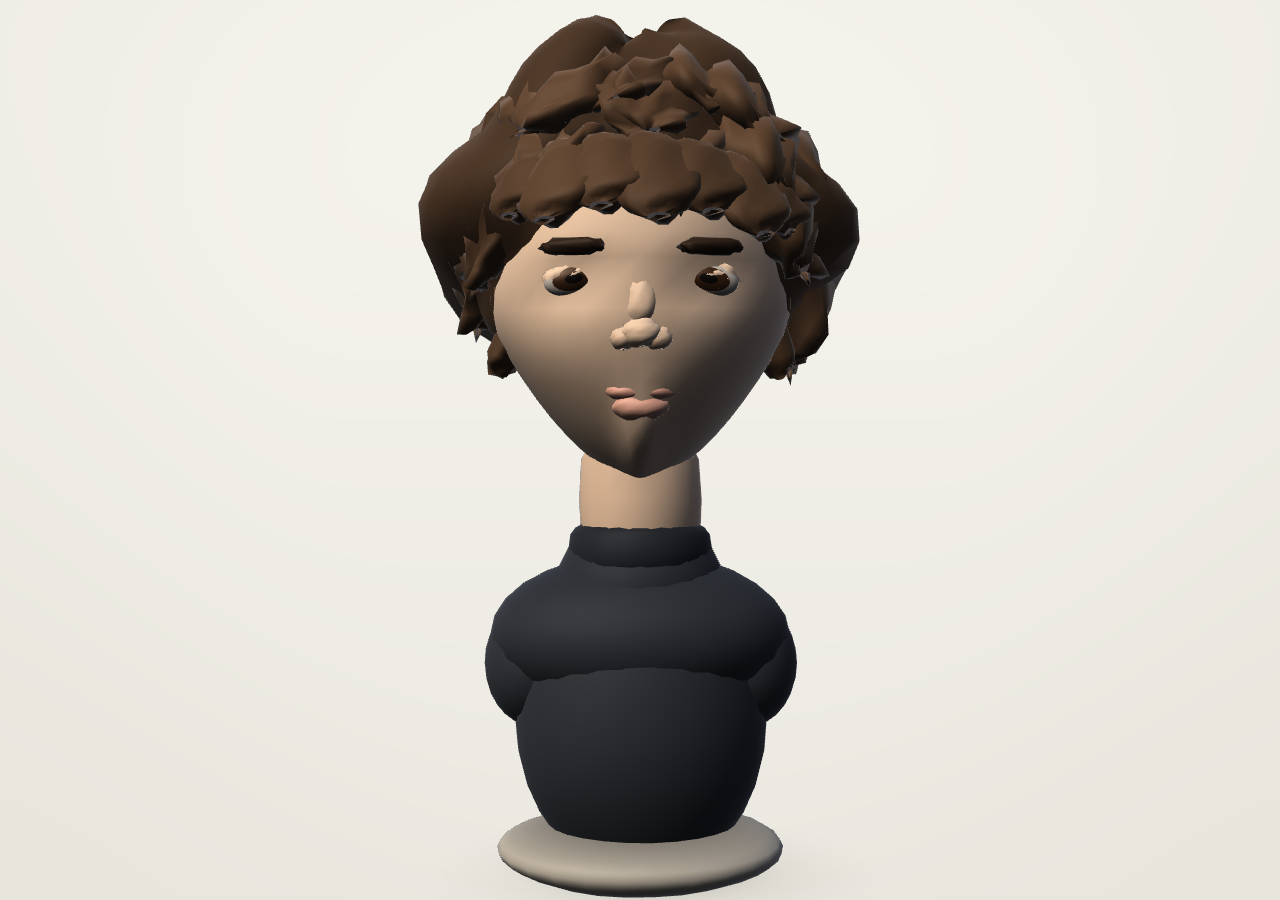
<file: demo/clay.html>
<!DOCTYPE html>
<html lang="zh-CN">
<head>
<meta charset="utf-8">
<meta name="viewport" content="width=device-width,initial-scale=1,viewport-fit=cover">
<title>黏土人物 · Clay Bust</title>
<style>
  html,body{margin:0;padding:0;height:100%;background:#EFEDE6;overflow:hidden}
  canvas{display:block;width:100%;height:100%;touch-action:pan-y}
  .fallback{position:fixed;inset:0;background:radial-gradient(60% 50% at 50% 45%,#F5F3ED 0%,#EFEDE6 60%,#E6E3DA 100%)}
</style>
</head>
<body>
<canvas id="c" role="img" aria-label="黏土质感的三维人物半身像：蓬松的波浪卷发、深色圆领上衣，会随着鼠标轻轻转头看向你"></canvas>
<script>
/* ==================================================================================================
   黏土半身像 —— 手写 WebGL1，单文件、零依赖、可 file:// 直接打开
   · 所有形体都由 球体 / 胶囊体 / 球冠 / 圆环 经多频噪声位移得到
   · 材质是完全哑光的黏土：包裹式 Lambert + 简化 Oren-Nayar + 宽而淡的高光 + 烘焙 AO + 冷暖补光
   · 部件矩阵一律是刚体变换（旋转+平移），缩放/形变全部烘焙进几何，保证法线正确
   ================================================================================================== */
(function(){
'use strict';

/* -------------------------------------------------------------------------- §1 数学 */
function m4id(){ return new Float32Array([1,0,0,0, 0,1,0,0, 0,0,1,0, 0,0,0,1]); }
function m4mul(a,b,out){                       // out = a * b（列主序）
  out = out || new Float32Array(16);
  for(let c=0;c<4;c++){
    const b0=b[c*4], b1=b[c*4+1], b2=b[c*4+2], b3=b[c*4+3];
    for(let r=0;r<4;r++) out[c*4+r] = a[r]*b0 + a[4+r]*b1 + a[8+r]*b2 + a[12+r]*b3;
  }
  return out;
}
function m4mulN(list,out){
  out = m4mul(list[0],list[1],out);
  for(let i=2;i<list.length;i++) m4mul(out,list[i],out);
  return out;
}
function m4persp(fovy,aspect,near,far,out){
  out = out || new Float32Array(16); out.fill(0);
  const f = 1/Math.tan(fovy/2), nf = 1/(near-far);
  out[0]=f/aspect; out[5]=f; out[10]=(far+near)*nf; out[11]=-1; out[14]=2*far*near*nf;
  return out;
}
function m4lookAt(eye,center,up,out){
  out = out || new Float32Array(16);
  let zx=eye[0]-center[0], zy=eye[1]-center[1], zz=eye[2]-center[2];
  let l=Math.hypot(zx,zy,zz)||1; zx/=l; zy/=l; zz/=l;
  let xx=up[1]*zz-up[2]*zy, xy=up[2]*zx-up[0]*zz, xz=up[0]*zy-up[1]*zx;
  l=Math.hypot(xx,xy,xz)||1; xx/=l; xy/=l; xz/=l;
  const yx=zy*xz-zz*xy, yy=zz*xx-zx*xz, yz=zx*xy-zy*xx;
  out[0]=xx; out[1]=yx; out[2]=zx; out[3]=0;
  out[4]=xy; out[5]=yy; out[6]=zy; out[7]=0;
  out[8]=xz; out[9]=yz; out[10]=zz; out[11]=0;
  out[12]=-(xx*eye[0]+xy*eye[1]+xz*eye[2]);
  out[13]=-(yx*eye[0]+yy*eye[1]+yz*eye[2]);
  out[14]=-(zx*eye[0]+zy*eye[1]+zz*eye[2]);
  out[15]=1; return out;
}
// T * Ry * Rx * Rz （刚体，缩放另走 scale）
function m4trs(t,rx,ry,rz,out){
  out = out || new Float32Array(16);
  const cx=Math.cos(rx), sx=Math.sin(rx), cy=Math.cos(ry), sy=Math.sin(ry), cz=Math.cos(rz), sz=Math.sin(rz);
  const r00=cy*cz+sy*sx*sz, r01=-cy*sz+sy*sx*cz, r02=sy*cx;
  const r10=cx*sz,          r11=cx*cz,           r12=-sx;
  const r20=-sy*cz+cy*sx*sz,r21=sy*sz+cy*sx*cz,  r22=cy*cx;
  out[0]=r00; out[1]=r10; out[2]=r20; out[3]=0;
  out[4]=r01; out[5]=r11; out[6]=r21; out[7]=0;
  out[8]=r02; out[9]=r12; out[10]=r22; out[11]=0;
  out[12]=t[0]; out[13]=t[1]; out[14]=t[2]; out[15]=1;
  return out;
}
// 四个参数版：T * (R) * S，S 直接烘焙进几何时用不到
function m4basis(ax,ay,az,out){                 // 三根正交基作为列
  out = out || new Float32Array(16);
  out[0]=ax[0]; out[1]=ax[1]; out[2]=ax[2]; out[3]=0;
  out[4]=ay[0]; out[5]=ay[1]; out[6]=ay[2]; out[7]=0;
  out[8]=az[0]; out[9]=az[1]; out[10]=az[2]; out[11]=0;
  out[12]=0; out[13]=0; out[14]=0; out[15]=1;
  return out;
}
function m3normal(m,out){                       // 3x3 逆转置
  out = out || new Float32Array(9);
  const a=m[0],b=m[1],c=m[2], d=m[4],e=m[5],f=m[6], g=m[8],h=m[9],i=m[10];
  const A=e*i-f*h, B=f*g-d*i, C=d*h-e*g;
  let det = a*A + b*B + c*C; if(Math.abs(det)<1e-9) det = 1e-9;
  const id = 1/det;
  out[0]=A*id;           out[1]=B*id;           out[2]=C*id;
  out[3]=(c*h-b*i)*id;   out[4]=(a*i-c*g)*id;   out[5]=(b*g-a*h)*id;
  out[6]=(b*f-c*e)*id;   out[7]=(c*d-a*f)*id;   out[8]=(a*e-b*d)*id;
  return out;
}
function clamp(v,a,b){ return v<a?a:(v>b?b:v); }
function smoothstep(e0,e1,x){ const t=clamp((x-e0)/((e1-e0)||1e-9),0,1); return t*t*(3-2*t); }
function mix(a,b,t){ return a+(b-a)*t; }
function nrm3(v){ const l=Math.hypot(v[0],v[1],v[2])||1; return [v[0]/l,v[1]/l,v[2]/l]; }

/* -------------------------------------------------------------------------- §2 噪声 */
function hash3(i,j,k){
  let n = Math.imul(i,73856093) ^ Math.imul(j,19349663) ^ Math.imul(k,83492791);
  n = Math.imul(n ^ (n>>>15), 2246822519);
  n = Math.imul(n ^ (n>>>13), 3266489917);
  return ((n ^ (n>>>16))>>>0) / 4294967296;
}
function vnoise(x,y,z){                          // 三线性平滑插值值噪声 [0,1]
  const ix=Math.floor(x), iy=Math.floor(y), iz=Math.floor(z);
  const fx=x-ix, fy=y-iy, fz=z-iz;
  const ux=fx*fx*(3-2*fx), uy=fy*fy*(3-2*fy), uz=fz*fz*(3-2*fz);
  const c000=hash3(ix,iy,iz),     c100=hash3(ix+1,iy,iz);
  const c010=hash3(ix,iy+1,iz),   c110=hash3(ix+1,iy+1,iz);
  const c001=hash3(ix,iy,iz+1),   c101=hash3(ix+1,iy,iz+1);
  const c011=hash3(ix,iy+1,iz+1), c111=hash3(ix+1,iy+1,iz+1);
  return mix(mix(mix(c000,c100,ux),mix(c010,c110,ux),uy),
             mix(mix(c001,c101,ux),mix(c011,c111,ux),uy), uz);
}
function fbm(x,y,z,oct){                         // 多频叠加，返回 [-1,1]
  oct = oct||2; let a=0, amp=1, f=1, sum=0;
  for(let o=0;o<oct;o++){ a += vnoise(x*f+31.7,y*f+17.3,z*f+7.9)*amp; sum+=amp; amp*=0.5; f*=2.07; }
  return (a/sum)*2-1;
}
function mulberry32(a){                          // 固定种子，造型每次一致
  return function(){
    a|=0; a=a+0x6D2B79F5|0;
    let t=Math.imul(a^a>>>15,1|a);
    t=t+Math.imul(t^t>>>7,61|t)^t;
    return ((t^t>>>14)>>>0)/4294967296;
  };
}

/* -------------------------------------------------------------------------- §3 基础几何 */
// UV 球：经度取模无接缝，两极各一个顶点
function genSphere(sw,sh){
  const pos=[0,1,0];
  for(let i=1;i<sh;i++){
    const phi=i*Math.PI/sh, y=Math.cos(phi), r=Math.sin(phi);
    for(let j=0;j<sw;j++){ const th=j*2*Math.PI/sw; pos.push(r*Math.cos(th), y, r*Math.sin(th)); }
  }
  pos.push(0,-1,0);
  const last=1+(sh-1)*sw;
  const ring=(i,j)=>{ const k=((j%sw)+sw)%sw; return 1+(i-1)*sw+k; };
  const tri=[];
  for(let j=0;j<sw;j++) tri.push(0, ring(1,j), ring(1,j+1));
  for(let i=1;i<sh-1;i++) for(let j=0;j<sw;j++){
    const a=ring(i,j), b=ring(i,j+1), c=ring(i+1,j+1), d=ring(i+1,j);
    tri.push(a,b,c, a,c,d);
  }
  for(let j=0;j<sw;j++) tri.push(last, ring(sh-1,j+1), ring(sh-1,j));
  return { pos:new Float32Array(pos), idx:new Uint16Array(tri) };
}
// 球冠：绕 +Y，从极点铺到 phiMax；边缘开放（双面渲染，无需背面）
function genCap(sw,sh,phiMax){
  const pos=[0,1,0];
  for(let i=1;i<=sh;i++){
    const phi=phiMax*i/sh, y=Math.cos(phi), r=Math.sin(phi);
    for(let j=0;j<sw;j++){ const th=j*2*Math.PI/sw; pos.push(r*Math.cos(th), y, r*Math.sin(th)); }
  }
  const ring=(i,j)=>{ const k=((j%sw)+sw)%sw; return 1+(i-1)*sw+k; };
  const tri=[];
  for(let j=0;j<sw;j++) tri.push(0, ring(1,j), ring(1,j+1));
  for(let i=1;i<sh;i++) for(let j=0;j<sw;j++){
    const a=ring(i,j), b=ring(i,j+1), c=ring(i+1,j+1), d=ring(i+1,j);
    tri.push(a,b,c, a,c,d);
  }
  return { pos:new Float32Array(pos), idx:new Uint16Array(tri) };
}
// 椭圆环（圆领）
function genTorus(su,sv,Rx,Rz,r){
  const pos=[], tri=[];
  for(let i=0;i<su;i++){
    const u=i/su*Math.PI*2, cu=Math.cos(u), siu=Math.sin(u);
    for(let j=0;j<sv;j++){
      const v=j/sv*Math.PI*2, cv=Math.cos(v), sv2=Math.sin(v);
      pos.push((Rx+r*cv)*cu, r*sv2, (Rz+r*cv)*siu);
    }
  }
  const V=(i,j)=>((((i%su)+su)%su)*sv + (((j%sv)+sv)%sv));
  for(let i=0;i<su;i++) for(let j=0;j<sv;j++){
    const a=V(i,j), b=V(i+1,j), c=V(i+1,j+1), d=V(i,j+1);
    tri.push(a,b,c, a,c,d);
  }
  return { pos:new Float32Array(pos), idx:new Uint16Array(tri) };
}
// 顶点法线：面法线面积加权
function calcNormals(pos,idx){
  const n=new Float32Array(pos.length);
  for(let t=0;t<idx.length;t+=3){
    const a=idx[t]*3, b=idx[t+1]*3, c=idx[t+2]*3;
    const e1x=pos[b]-pos[a], e1y=pos[b+1]-pos[a+1], e1z=pos[b+2]-pos[a+2];
    const e2x=pos[c]-pos[a], e2y=pos[c+1]-pos[a+1], e2z=pos[c+2]-pos[a+2];
    const nx=e1y*e2z-e1z*e2y, ny=e1z*e2x-e1x*e2z, nz=e1x*e2y-e1y*e2x;
    n[a]+=nx; n[a+1]+=ny; n[a+2]+=nz;
    n[b]+=nx; n[b+1]+=ny; n[b+2]+=nz;
    n[c]+=nx; n[c+1]+=ny; n[c+2]+=nz;
  }
  for(let i=0;i<n.length;i+=3){
    const l=Math.hypot(n[i],n[i+1],n[i+2])||1; n[i]/=l; n[i+1]/=l; n[i+2]/=l;
  }
  return n;
}

/* -------------------------------------------------------------------------- §4 部件装配 */
const VP=[], VN=[], VA=[], VI=[];   // 位置 / 法线 / 顶点AO / 索引（全局合并，逐部件 drawElements）
const PARTS=[], EYES=[];
const sphereCache=new Map();
function sphereGeo(sw,sh){
  const k=sw+'_'+sh;
  if(!sphereCache.has(k)) sphereCache.set(k,genSphere(sw,sh));
  return sphereCache.get(k);
}
/*
  spec = {
    prim : {t:'sphere'|'cap'|'torus', sw,sh, capH?, phiMax?, Rx?,Rz?,r?}
    preRot: [rx,ry,rz]   // 可选，先转几何（如把球冠轴从 +Y 转到 +Z）
    scale: [sx,sy,sz]    // 烘焙进几何
    shape: fn(ux,uy,uz,x,y,z)->[x,y,z]   自定义形变
    disp : fn(ux,uy,uz,x,y,z,nx,ny,nz)->沿法线位移量
    ao   : fn(ux,uy,uz,x,y,z,d)->[0..1]
    pos, rot | basis      // 刚体摆放
    col, specK, specP, rim, emis, aoGain, group
  }
*/
function addPart(o){
  let prim;
  if(o.prim.t==='sphere') prim = sphereGeo(o.prim.sw,o.prim.sh);
  else if(o.prim.t==='cap') prim = genCap(o.prim.sw,o.prim.sh,o.prim.phiMax);
  else prim = genTorus(o.prim.sw,o.prim.sh,o.prim.Rx,o.prim.Rz,o.prim.r);
  const nv = prim.pos.length/3;
  const U = new Float32Array(prim.pos);          // 单位空间坐标（噪声取样基准）
  const pos = new Float32Array(nv*3);
  const sc = o.scale||[1,1,1];
  const pr = o.preRot;
  for(let i=0;i<nv;i++){
    let ux=U[i*3], uy=U[i*3+1], uz=U[i*3+2];
    if(pr){ const m=m4trs([0,0,0],pr[0],pr[1],pr[2]);
      const a=ux,b=uy,c=uz; ux=m[0]*a+m[4]*b+m[8]*c; uy=m[1]*a+m[5]*b+m[9]*c; uz=m[2]*a+m[6]*b+m[10]*c; }
    if(o.prim.capH) uy += o.prim.capH*Math.sign(uy)*smoothstep(0,0.30,Math.abs(uy));  // 单位空间内 球→胶囊
    let x=ux*sc[0], y=uy*sc[1], z=uz*sc[2];
    if(o.shape){ const r=o.shape(ux,uy,uz,x,y,z); x=r[0]; y=r[1]; z=r[2]; }
    pos[i*3]=x; pos[i*3+1]=y; pos[i*3+2]=z;
  }
  let nrm = calcNormals(pos,prim.idx);
  const ao = new Float32Array(nv).fill(1);
  if(o.disp){
    for(let i=0;i<nv;i++){
      const d = o.disp(U[i*3],U[i*3+1],U[i*3+2], pos[i*3],pos[i*3+1],pos[i*3+2], nrm[i*3],nrm[i*3+1],nrm[i*3+2])||0;
      pos[i*3]+=nrm[i*3]*d; pos[i*3+1]+=nrm[i*3+1]*d; pos[i*3+2]+=nrm[i*3+2]*d;
      if(o.ao) ao[i]=o.ao(U[i*3],U[i*3+1],U[i*3+2], pos[i*3],pos[i*3+1],pos[i*3+2], d);
    }
    nrm = calcNormals(pos,prim.idx);
  }else if(o.ao){
    for(let i=0;i<nv;i++) ao[i]=o.ao(U[i*3],U[i*3+1],U[i*3+2], pos[i*3],pos[i*3+1],pos[i*3+2], 0);
  }
  const M = o.basis ? (function(){
      // 保证基底右手系：否则三角形绕向反转、法线被 gl_FrontFacing 翻反（会出现大片错误平面）
      let ax=o.basis[0], ay=o.basis[1], az=o.basis[2];
      const det = ax[0]*(ay[1]*az[2]-ay[2]*az[1]) - ax[1]*(ay[0]*az[2]-ay[2]*az[0]) + ax[2]*(ay[0]*az[1]-ay[1]*az[0]);
      if(det<0) az=[-az[0],-az[1],-az[2]];
      return m4mul(m4trs(o.pos||[0,0,0],0,0,0), m4basis(ax,ay,az));
    })()
    : m4trs(o.pos||[0,0,0], (o.rot||[0,0,0])[0],(o.rot||[0,0,0])[1],(o.rot||[0,0,0])[2]);
  const base = VP.length/3;
  for(let i=0;i<nv;i++){
    const x=pos[i*3], y=pos[i*3+1], z=pos[i*3+2];
    VP.push(M[0]*x+M[4]*y+M[8]*z+M[12], M[1]*x+M[5]*y+M[9]*z+M[13], M[2]*x+M[6]*y+M[10]*z+M[14]);
    const nx=nrm[i*3], ny=nrm[i*3+1], nz=nrm[i*3+2];      // M 为刚体：直接转方向
    VN.push(M[0]*nx+M[4]*ny+M[8]*nz, M[1]*nx+M[5]*ny+M[9]*nz, M[2]*nx+M[6]*ny+M[10]*nz);
    VA.push(ao[i]);
  }
  for(let i=0;i<prim.idx.length;i++) VI.push(prim.idx[i]+base);
  const rec = { off:VI.length-prim.idx.length, n:prim.idx.length, dyn:o.dyn||null, group:o.group||'head',
                col:o.col, specK:o.specK, specP:o.specP, rim:o.rim, emis:o.emis||0,
                aoGain:(o.aoGain===undefined?1:o.aoGain), name:o.name||'' };
  PARTS.push(rec);
  return rec;
}
// 常用位移：以 figure 世界单位计频率
function clayDisp(freq,amp,oct,ox,oy,oz){
  ox=ox||0; oy=oy||0; oz=oz||0;
  return (u1,u2,u3,x,y,z)=> fbm(x*freq+ox,y*freq+oy,z*freq+oz,oct)*amp;
}
function unitDisp(freq,amp,oct){ return (u1,u2,u3)=> fbm(u1*freq,u2*freq,u3*freq,oct)*amp; }

/* ==============================================================================
   §5 头部造型（figure 空间：头顶 +0.50，下巴 -0.50，脸朝 +Z）
   ============================================================================== */
const HW=0.375, HH=0.50, HD=0.40;                     // 颅骨椭球半宽/半高/半深
const EYE = { x:0.160, y:0.010, z:0.312, rx:0.074, ry:0.040, rz:0.030 };
const SKIN=[0.910,0.788,0.682], SKIN2=[0.890,0.762,0.655], HAIRC=[0.352,0.256,0.184];

// 单位球 → 头部局部：鹅蛋脸 + 收下颌 + 颏部前移 + 眼窝 + 眉弓 + 后脑
function headShape(ux,uy,uz){
  let x=ux*HW, y=uy*HH, z=uz*HD;
  const t=Math.max(0,-uy);
  x *= 1 - 0.36*Math.pow(t,1.75);                     // 下颌收窄，下颌线更清楚
  z *= 1 - 0.10*Math.pow(t,2.2);
  x *= 1 + 0.05*Math.exp(-Math.pow((uy+0.16)/0.34,2));// 颧骨
  z -= 0.045*Math.pow(Math.max(0,-uz),1.4)*(0.5+0.5*Math.max(0,uy+0.2));  // 后脑
  z -= 0.020*Math.max(0,uz)*Math.max(0,uz)*Math.max(0,1-Math.abs(uy)*1.2); // 前脸略平
  z += 0.062*Math.exp(-(ux*ux/0.026 + Math.pow(uy+0.80,2)/0.055));         // 颏部前移
  z -= 0.012*Math.exp(-Math.pow((uy-0.62)/0.22,2))*Math.max(0,uz);         // 头顶略平
  for(let s=-1;s<=1;s+=2){                             // 眼窝：宽而浅的坑，眼球只露一小片
    const dx=(x-s*EYE.x)/0.098, dy=(y-EYE.y)/0.062 + s*0.20*dx;   // 斜置 → 眼尾上挑
    z -= 0.034*Math.exp(-(dx*dx+dy*dy))*Math.max(0,uz);
  }
  for(let s=-1;s<=1;s+=2){                             // 眉弓微凸
    const dx=(x-s*EYE.x)/0.125, dy=(y-0.086)/0.050;
    z += 0.016*Math.exp(-(dx*dx+dy*dy));
  }
  return [x,y,z];
}

/* 头发：在颅骨椭球上做"发际线 + 体积"的径向调制
   dir(θ,φ)=(sinφ·sinθ, cosφ, sinφ·cosθ)，θ=0 正前(+Z) */
function hairDir(th,ph){ const s=Math.sin(ph); return [s*Math.sin(th), Math.cos(ph), s*Math.cos(th)]; }
function hairLinePh(th){                               // 发际线所在极角：前高、侧低、后最低
  let ph = 1.58 - 0.60*Math.cos(th);
  ph += 0.085*Math.cos(2*th+0.6);
  ph -= 0.10*Math.exp(-Math.pow((th+0.40)/0.30,2));    // 侧分缝处略低
  return ph;
}
function hairMul(th,ph){
  const line = hairLinePh(th);
  const above = smoothstep(line+0.16, line-0.10, ph);  // 1=发区 0=头皮区
  let m = mix(0.880, 1.165, above);
  const absTh=Math.abs(th);
  m += 0.140*Math.exp(-Math.pow((absTh-1.50)/0.82,2))*smoothstep(line+0.70, line-0.05, ph);  // 鬓发蓬起
  m += 0.105*Math.exp(-Math.pow((absTh-Math.PI)/0.98,2))*smoothstep(line+0.70, line-0.10, ph); // 后脑
  m += 0.060*smoothstep(line+0.35, line-0.35, ph);     // 顶部整体加厚
  m -= 0.055*Math.exp(-Math.pow((th+0.40)/0.17,2))*smoothstep(line, 0.35, ph);  // 分缝凹槽
  return m;
}
function hairShape(ux,uy,uz){
  const ph=Math.acos(clamp(uy,-1,1)), th=Math.atan2(ux,uz);
  const m=hairMul(th,ph);
  const h=headShape(ux,uy,uz);        // 沿用头部形状做径向缩放 → m<1 时必然埋在头里
  let x=h[0]*m, y=h[1]*m, z=h[2]*m;
  const tip = smoothstep(0.80,1.0,Math.abs(ux))*smoothstep(0.2,0.85,ph);   // 发梢外翻
  x*=1+0.10*tip; z*=1+0.06*tip; y-=0.014*tip;
  return [x,y,z];
}
// 头发位移：低频团块 + 中频起伏 + 高频碎屑 + 横向波浪脊（波浪卷的关键）
function hairDisp(ux,uy,uz,x,y,z){
  let d  = fbm(x*2.9+11.3, y*2.9+5.7, z*2.9+3.1, 2)*0.042;
  d += fbm(x*6.4+2.2,  y*6.4+9.1, z*6.4+1.7, 2)*0.014;
  const ph=Math.acos(clamp(uy,-1,1)), th=Math.atan2(ux,uz);
  const w=smoothstep(hairLinePh(th)+0.50, hairLinePh(th)-0.30, ph);
  d += Math.sin(ph*6.1 + 0.85*Math.sin(3*th+1.1))*0.0295*w;      // 横向波浪脊
  d += Math.sin(ph*11.5+ 1.30*Math.sin(2*th-0.4))*0.0115*w;      // 次级细波
  d += Math.sin(th*5.0 + 0.6*ph)*0.0080*w;                       // 顺着发流的细起伏
  return d;
}
function hairAo(ux,uy,uz,x,y,z,d){
  const ph=Math.acos(clamp(uy,-1,1)), th=Math.atan2(ux,uz), line=hairLinePh(th);
  let a = 1 - 0.20*smoothstep(line+0.30, line-0.02, ph);
  a -= 0.17*Math.exp(-Math.pow((th+0.40)/0.20,2));
  a *= 1 - 0.17*clamp(-d/0.06,0,1);
  return clamp(a,0.55,1);
}

function buildHead(S){
  /* ---------------- 头 / 耳 ---------------- */
  addPart({ name:'head', prim:{t:'sphere',sw:S.head[0],sh:S.head[1]}, shape:headShape,
    disp:clayDisp(3.4,0.0075,2),
    ao:(a,b,c,x,y,z)=>clamp(1-0.16*smoothstep(0.10,0.34,y)*smoothstep(0.05,0.30,z),0.5,1),
    col:SKIN, specK:0.045, specP:13, rim:0.126 });
  for(let s=-1;s<=1;s+=2)
    addPart({ name:'ear', prim:{t:'sphere',sw:14,sh:10},
      shape:(ux,uy,uz)=>[ux*0.048, uy*0.092, uz*0.052], disp:clayDisp(9,0.004,1),
      pos:[s*0.342,-0.058,-0.018], rot:[0.10,-s*0.30,-s*0.16],
      col:SKIN2, specK:0.045, specP:13, rim:0.117 });

  /* ---------------- 眼睛（眼球 + 虹膜/瞳孔/高光 + 上下眼睑） ---------------- */
  for(let s=-1;s<=1;s+=2){
    const ec=[s*EYE.x, EYE.y, EYE.z];
    const ballS=[EYE.rx,EYE.ry,EYE.rz];
    const irisScale=[ballS[0]*1.008,ballS[1]*1.008,ballS[2]*1.008];
    const lidScale=[ballS[0]*1.07,ballS[1]*1.07,ballS[2]*1.07];
    addPart({ name:'eyeball', prim:{t:'sphere',sw:S.eye[0],sh:S.eye[1]}, scale:ballS, pos:ec, rot:[0,0,-s*0.20],
      col:[0.775,0.752,0.722], specK:0.13, specP:22, rim:0.08, aoGain:0.95 });
    const iris = addPart({ name:'iris', prim:{t:'cap',sw:18,sh:6,phiMax:0.78}, preRot:[Math.PI/2,0,0],
      scale:irisScale, pos:ec, rot:[0,0,-s*0.20], dyn:{ pivot:ec },
      col:[0.215,0.130,0.076], specK:0.28, specP:26, rim:0.135 });
    const pupil = addPart({ name:'pupil', prim:{t:'cap',sw:16,sh:5,phiMax:0.30}, preRot:[Math.PI/2,0,0],
      scale:[irisScale[0]*1.006,irisScale[1]*1.006,irisScale[2]*1.006], pos:ec, rot:[0,0,-s*0.20], dyn:{ pivot:ec },
      col:[0.055,0.045,0.040], specK:0.18, specP:26, rim:0.072 });
    addPart({ name:'glint', prim:{t:'cap',sw:12,sh:4,phiMax:0.085}, preRot:[Math.PI/2,0,0],
      scale:[irisScale[0]*1.03,irisScale[1]*1.03,irisScale[2]*1.03], pos:ec, rot:[-0.40,-0.30,-s*0.20],
      col:[1,1,1], specK:0.05, specP:20, rim:0, emis:0.72 });
    // 上眼睑：球壳，绕眼球 X 轴下压即为眨眼
    const lid = addPart({ name:'lid', prim:{t:'cap',sw:S.cap[0],sh:S.cap[1],phiMax:1.375},
      scale:lidScale, disp:unitDisp(3.5,0.010,1), pos:ec, rot:[0,0,-s*0.20], dyn:{ pivot:ec },
      col:SKIN, specK:0.05, specP:13, rim:0.126,
      ao:(a,b,c)=>clamp(1-0.30*smoothstep(0.55,0.99,a),0.55,1) });
    // 下眼睑：一道细脊，把眼球的下面框住，形成杏仁形开口
    EYES.push({ iris, pupil, lid, pivot:ec });
  }

  /* ---------------- 眉毛：平直、略粗、深色（长轴放平） ---------------- */
  for(let s=-1;s<=1;s+=2)
    addPart({ name:'brow', prim:{t:'sphere',sw:16,sh:10,capH:0.60},
      scale:[0.021,0.050,0.023], disp:unitDisp(2.6,0.009,1),
      pos:[s*0.164,0.086,0.348], rot:[-0.10, s*0.30, Math.PI/2+0.05],
      col:[0.180,0.128,0.094], specK:0.10, specP:14, rim:0.135 });

  /* ---------------- 鼻子：由一串互相重叠的黏土球捏成的鼻梁与鼻头 ---------------- */
  // 一整块"由细到粗"的锥形黏土：鼻根窄、鼻头圆，一次成形（不再是一串小珠）
  addPart({ name:'nose', prim:{t:'sphere',sw:20,sh:16},
    shape:(ux,uy,uz)=>{
      const rr=Math.sqrt(Math.max(0,1-uy*uy));
      const dx=uz!==0||ux!==0?(ux/(rr||1)):0, dz=uz!==0||ux!==0?(uz/(rr||1)):0;
      const w=0.021+0.040*(0.5-0.5*uy);          // 半宽：鼻根窄 → 鼻头宽
      const d=0.023+0.026*(0.5-0.5*uy);          // 半深
      const soft=Math.pow(1-Math.abs(uy),0.42);  // 两端收圆
      return [dx*rr*w, uy*0.082, dz*rr*d*(0.60+0.40*soft)];
    },
    disp:unitDisp(2.6,0.006,1), pos:[0,-0.030,0.352], rot:[-0.06,0,0],
    col:SKIN, specK:0.06, specP:13, rim:0.126 });
  addPart({ name:'nosetip', prim:{t:'sphere',sw:16,sh:12}, scale:[0.048,0.035,0.034],
    disp:unitDisp(2.6,0.006,1), pos:[0,-0.118,0.380],
    col:SKIN, specK:0.06, specP:13, rim:0.126 });
  for(let s=-1;s<=1;s+=2)
    addPart({ name:'nostril', prim:{t:'sphere',sw:14,sh:10}, scale:[0.032,0.028,0.034],
      disp:unitDisp(3,0.005,1), pos:[s*0.042,-0.132,0.366], rot:[0,s*0.35,0],
      col:SKIN2, specK:0.05, specP:13, rim:0.126 });

  /* ---------------- 嘴唇（上唇两瓣有唇峰，下唇更饱满） ---------------- */
  for(let s=-1;s<=1;s+=2)
    addPart({ name:'uplip', prim:{t:'sphere',sw:16,sh:10}, scale:[0.053,0.024,0.033],
      disp:unitDisp(3.2,0.004,1), pos:[s*0.039,-0.256,0.306], rot:[0.12,s*0.26,0],
      col:[0.842,0.615,0.548], specK:0.12, specP:16, rim:0.144 });
  addPart({ name:'lowlip', prim:{t:'sphere',sw:18,sh:12}, scale:[0.070,0.035,0.038],
    disp:unitDisp(2.8,0.005,1), pos:[0,-0.294,0.304], rot:[-0.10,0,0],
    col:[0.860,0.638,0.566], specK:0.14, specP:16, rim:0.144 });
  addPart({ name:'lipgap', prim:{t:'sphere',sw:14,sh:8}, scale:[0.066,0.005,0.017],
    pos:[0,-0.274,0.311], rot:[0.05,0,0], col:[0.640,0.470,0.412], specK:0.04, specP:12, rim:0.081 });
  addPart({ name:'lipmid', prim:{t:'sphere',sw:12,sh:8}, scale:[0.020,0.016,0.024],
    pos:[0,-0.262,0.309], col:[0.842,0.615,0.548], specK:0.10, specP:16, rim:0.126 });

  /* ---------------- 头发 ---------------- */
  addPart({ name:'hairmass', prim:{t:'sphere',sw:S.hair[0],sh:S.hair[1]}, shape:hairShape,
    disp:hairDisp, ao:hairAo, col:HAIRC, specK:0.075, specP:13, rim:0.18, aoGain:0.95 });

  const rnd = mulberry32(77021);
  const surf=(th,ph,m)=>{ const d=hairDir(th,ph); return [d[0]*HW*m, d[1]*HH*m, d[2]*HD*m]; };
  // 取某点处的切向基
  function frameAt(th,ph){
    const nHat=nrm3([hairDir(th,ph)[0]*HW, hairDir(th,ph)[1]*HH, hairDir(th,ph)[2]*HD]);
    const tTh=nrm3([Math.sin(ph)*Math.cos(th)*HW, 0, -Math.sin(ph)*Math.sin(th)*HD]);
    let tPh=[Math.cos(ph)*Math.sin(th)*HW, -Math.sin(ph)*HH, Math.cos(ph)*Math.cos(th)*HD];
    const dp=tPh[0]*nHat[0]+tPh[1]*nHat[1]+tPh[2]*nHat[2];
    tPh=nrm3([tPh[0]-nHat[0]*dp, tPh[1]-nHat[1]*dp, tPh[2]-nHat[2]*dp]);
    return { n:nHat, tTh, tPh };   // tPh 指向"向下流"
  }
  // 波浪卷团块：扁球贴着头发表面，短轴沿法线、长轴沿横向 → 剪影呈一道道波浪
  const LOBES=[
    [ 0.00,0.58,0.150],[-0.88,0.66,0.140],[ 0.98,0.70,0.135],
    [-1.55,0.92,0.155],[ 1.55,0.95,0.155],[-2.35,0.76,0.145],
    [ 2.45,0.80,0.145],[ 3.14,0.90,0.160],[-1.95,1.20,0.140],
    [ 2.85,1.30,0.140],[-1.72,1.50,0.150],[ 1.74,1.48,0.150],
    [-2.62,1.50,0.135],[ 3.10,1.66,0.145],[-0.34,0.40,0.145],
    [ 0.58,0.44,0.140],[-1.15,1.26,0.135],[ 1.25,1.24,0.135],
    [-2.95,0.50,0.130],[ 0.30,0.98,0.125],[-0.60,1.05,0.125],[ 0.95,1.02,0.125]
  ];
  for(const L of LOBES){
    const th=L[0]+(rnd()-0.5)*0.20, ph=clamp(L[1]+(rnd()-0.5)*0.13,0.26,2.35);
    const r=L[2]*(0.90+rnd()*0.24);
    const m=hairMul(th,ph)*0.975;
    const p=surf(th,ph,m), F=frameAt(th,ph);
    const inset=r*(0.46+rnd()*0.22), jit=r*0.14;
    const pos=[p[0]-F.n[0]*inset + F.tTh[0]*(rnd()-0.5)*jit + F.tPh[0]*(rnd()-0.5)*jit,
               p[1]-F.n[1]*inset + F.tTh[1]*(rnd()-0.5)*jit + F.tPh[1]*(rnd()-0.5)*jit,
               p[2]-F.n[2]*inset + F.tTh[2]*(rnd()-0.5)*jit + F.tPh[2]*(rnd()-0.5)*jit];
    const f=1+(rnd()-0.5)*0.26, tone=0.94+rnd()*0.13;
    addPart({ name:'lobe', prim:{t:'sphere',sw:S.lobe[0],sh:S.lobe[1]}, disp:unitDisp(2.4,0.070,2),
      scale:[r*0.60, r*1.34*f, r*0.86], basis:[F.n, F.tPh, F.tTh], pos,
      col:[HAIRC[0]*tone,HAIRC[1]*tone,HAIRC[2]*tone], specK:0.08, specP:13, rim:0.189, aoGain:0.95 });
  }
  // 刘海：从发际线往下垂的一排发片（长轴顺着"向下流"的切向，彼此重叠成一片帘）
  const BANGS=[ [-0.72,1.05,0.108],[-0.46,1.00,0.148],[-0.19,0.98,0.132],
                [ 0.08,0.98,0.155],[ 0.35,1.01,0.126],[ 0.62,1.06,0.140],[ 0.88,1.13,0.095] ];
  for(const B of BANGS){
    const th=B[0], ph=B[1], hlen=B[2]*0.86;
    const p=surf(th,ph,1.045), F=frameAt(th,ph);
    const pos=[p[0]+F.n[0]*0.045+F.tPh[0]*hlen*0.80,
               p[1]+F.n[1]*0.045+F.tPh[1]*hlen*0.80,
               p[2]+F.n[2]*0.045+F.tPh[2]*hlen*0.80];
    const tone=0.94+rnd()*0.14;
    addPart({ name:'bang', prim:{t:'sphere',sw:16,sh:12,capH:0.42},
      scale:[0.104, hlen/1.42, 0.048], disp:unitDisp(2.0,0.020,2),
      pos, basis:[F.tTh, F.tPh, F.n],
      col:[HAIRC[0]*tone,HAIRC[1]*tone,HAIRC[2]*tone], specK:0.08, specP:13, rim:0.198, aoGain:0.90 });
  }
  // 鬓角小卷（耳前）
  for(let s=-1;s<=1;s+=2)
    addPart({ name:'sideburn', prim:{t:'sphere',sw:14,sh:10,capH:0.75},
      scale:[0.046,0.078,0.056], disp:unitDisp(2.2,0.024,2),
      pos:[s*0.320,-0.100,0.020], rot:[-0.20,s*0.55,s*0.35],
      col:HAIRC, specK:0.08, specP:13, rim:0.171, aoGain:0.92 });
}

/* ==============================================================================
   §6 肩颈与衣服（body 组）—— 头身比偏大、肩不宽、深色圆领
   ============================================================================== */
const CLOTH=[0.205,0.222,0.253], CLOTH2=[0.176,0.190,0.219];
function buildBody(S){
  addPart({ name:'neck', group:'body', prim:{t:'sphere',sw:18,sh:12,capH:0.60},
    scale:[0.176,0.140,0.168], disp:clayDisp(4.5,0.006,2), pos:[0,-0.560,-0.005], rot:[-0.10,0,0],
    col:SKIN2, specK:0.045, specP:13, rim:0.117 });
  // 颈根 → 斜方肌：一圈鼓起的过渡
  addPart({ name:'neckbase', group:'body', prim:{t:'sphere',sw:20,sh:12},
    scale:[0.240,0.205,0.212], disp:clayDisp(4.0,0.006,2), pos:[0,-0.800,-0.010],
    col:CLOTH, specK:0.045, specP:13, rim:0.135, aoGain:0.92 });
  // 肩架：宽而扁，肩线略向下斜
  addPart({ name:'yoke', group:'body', prim:{t:'sphere',sw:26,sh:14},
    scale:[0.430,0.235,0.286], disp:clayDisp(3.0,0.008,2), pos:[0,-0.945,-0.010], rot:[-0.06,0,0],
    col:CLOTH, specK:0.045, specP:13, rim:0.135, aoGain:0.92 });
  for(let s=-1;s<=1;s+=2)
    addPart({ name:'shoulder', group:'body', prim:{t:'sphere',sw:20,sh:14},
      scale:[0.150,0.185,0.152], disp:clayDisp(3.2,0.010,2), pos:[s*0.300,-1.030,-0.010],
      col:CLOTH, specK:0.045, specP:13, rim:0.135, aoGain:0.92 });
  // 胸腔：比肩窄，往下收
  addPart({ name:'chest', group:'body', prim:{t:'sphere',sw:S.body[0],sh:S.body[1]},
    scale:[0.362,0.460,0.292], disp:clayDisp(2.2,0.012,2), pos:[0,-1.190,0.005], rot:[0.04,0,0],
    col:CLOTH, specK:0.045, specP:13, rim:0.135, aoGain:0.92 });
  addPart({ name:'collar', group:'body', prim:{t:'sphere',sw:30,sh:14,capH:0.42},
    scale:[0.206,0.072,0.198], disp:clayDisp(4.5,0.005,2), pos:[0,-0.700,-0.008], rot:[-0.10,0,0],
    col:CLOTH2, specK:0.06, specP:13, rim:0.153, aoGain:0.90 });
  addPart({ name:'plinth', group:'body', prim:{t:'sphere',sw:26,sh:14},
    scale:[0.412,0.098,0.318], disp:clayDisp(3.0,0.009,2), pos:[0,-1.560,0.008],
    col:[0.775,0.750,0.706], specK:0.04, specP:13, rim:0.108, aoGain:0.90 });
}

/* ==============================================================================
   §7 烘焙 AO：用若干解析球体遮挡体近似自遮蔽（下巴对颈、眼窝、领口、地面…）
   ============================================================================== */
const OCCLUDERS=[
  { c:[0, 0.08,-0.04], r:0.42, k:0.42 },     // 颅骨+头发大团块
  { c:[0,-0.16, 0.02], r:0.30, k:0.34 },     // 面部块
  { c:[-0.163,0.05,0.27], r:0.090, k:0.38 }, // 眉/眼窝
  { c:[ 0.163,0.05,0.27], r:0.090, k:0.38 },
  { c:[0,-0.150,0.330], r:0.072, k:0.50 },   // 鼻下
  { c:[0,-0.238,0.268], r:0.062, k:0.34 },   // 唇下
  { c:[0,-0.400,0.230], r:0.070, k:0.26 },   // 颏下
  { c:[0,-1.16, 0.00], r:0.46, k:0.44 },     // 胸腔
  { c:[0,-0.82, 0.00], r:0.30, k:0.36 },     // 颈根/领口
  { c:[0,-1.63, 0.00], r:0.48, k:0.30 }      // 地面
];
function bakeAO(){
  for(let vi=0; vi<VP.length/3; vi++){
    const px=VP[vi*3], py=VP[vi*3+1], pz=VP[vi*3+2];
    const nx=VN[vi*3], ny=VN[vi*3+1], nz=VN[vi*3+2];
    let occ=0;
    for(let oi=0;oi<OCCLUDERS.length;oi++){
      const o=OCCLUDERS[oi];
      const dx=o.c[0]-px, dy=o.c[1]-py, dz=o.c[2]-pz;
      let d=Math.sqrt(dx*dx+dy*dy+dz*dz)||1e-4;
      const cosT=(dx*nx+dy*ny+dz*nz)/d;
      if(cosT<=0) continue;
      const dd=Math.sqrt(d*d + o.r*o.r*0.49);   // 平滑近似 max(d, 0.7r)，避免硬边
      occ += o.k*(o.r*o.r)/(dd*dd)*cosT;
    }
    VA[vi]=clamp(VA[vi]*(1-Math.min(occ,0.52)), 0.55, 1);
  }
}

/* ==============================================================================
   §8 WebGL
   ============================================================================== */
const canvas=document.getElementById('c');
const gl=canvas.getContext('webgl',{alpha:false,antialias:true,depth:true,powerPreference:'high-performance'});
function bail(){
  document.body.insertAdjacentHTML('beforeend','<div class="fallback"></div>');
  if(canvas.parentNode) canvas.remove();
}
if(!gl){ bail(); return; }

const VC=`attribute vec3 aPos; attribute vec3 aNrm; attribute float aAo;
uniform mat4 uVP,uM; uniform mat3 uNM;
varying vec3 vN,vP; varying float vAo;
void main(){ vec4 wp=uM*vec4(aPos,1.0); vP=wp.xyz; vAo=aAo; vN=uNM*aNrm; gl_Position=uVP*wp; }`;
const FC=`precision highp float;
varying vec3 vN,vP; varying float vAo;
uniform vec3 uAlbedo,uCam; uniform float uSpecK,uSpecP,uRim,uEmis,uAoGain;
void main(){
  vec3 n=normalize(vN);
  if(!gl_FrontFacing) n=-n;                     // 双面渲染：背面翻法线
  vec3 v=normalize(uCam-vP);
  float ao=clamp(vAo*uAoGain,0.0,1.0);
  float ndv=max(dot(n,v),0.0);

  /* ① 左上前方：暖白主光，强度最高、衰减最慢 */
  vec3 L1=normalize(vec3(-0.50,0.72,0.60));
  vec3 C1=vec3(1.000,0.962,0.908);
  float ndl=dot(n,L1);
  float wrap=clamp((ndl+0.28)/1.28,0.0,1.0);     // 包裹式半兰伯特
  float soft=wrap*wrap*(3.0-2.0*wrap);           // 再软化 → 很宽的明暗交界
  float lit=mix(max(ndl,0.0),soft,0.74);
  float onr=max(ndl,0.0)*(1.0+0.30*max(0.0,dot(L1,v)-ndl*ndv));  // 简化 Oren-Nayar 掠射回弹
  lit=mix(lit,onr,0.30);

  /* ② 右后方：冷色轮廓补光 */
  vec3 L2=normalize(vec3(0.76,0.22,-0.60));
  vec3 C2=vec3(0.60,0.71,0.96);
  float fill=pow(clamp(0.5*dot(n,L2)+0.5,0.0,1.0),1.5);

  /* ③ 极弱环境光：上暖下冷的半球 */
  vec3 amb=mix(vec3(0.46,0.45,0.45),vec3(0.68,0.67,0.64),n.y*0.5+0.5);

  vec3 col=uAlbedo*(C1*lit*0.88*ao + C2*fill*0.30*ao + amb*0.26*(0.55+0.45*ao));

  /* 高光：宽而淡，绝不能出现镜面点 */
  vec3 h=normalize(L1+v);
  col += C1*pow(max(dot(n,h),0.0),uSpecP)*uSpecK*ao;

  /* 边缘微光：让剪影从浅背景里浮起来 */
  float rim=pow(1.0-ndv,3.5)*uRim;
  col += vec3(1.0,0.99,0.96)*rim*0.55 + C2*rim*0.45;

  col=mix(col,uAlbedo,uEmis);                   // 眼睛高光点用自发光近似
  gl_FragColor=vec4(col,1.0);
}`;
const VB=`attribute vec2 aXY; varying vec2 vXY; void main(){ vXY=aXY; gl_Position=vec4(aXY,0.999,1.0); }`;
const FB=`precision mediump float; varying vec2 vXY;
void main(){
  float y=vXY.y*0.5+0.5;
  vec3 c=mix(vec3(0.9255,0.9176,0.8863),vec3(0.9569,0.9529,0.9255),smoothstep(0.0,1.0,y));
  float r=length((vXY-vec2(0.0,0.10))*vec2(1.0,0.78));
  c-=vec3(0.018,0.019,0.022)*smoothstep(0.45,1.25,r);
  gl_FragColor=vec4(c,1.0);
}`;
const VSH=`attribute vec3 aPos; attribute float aR; uniform mat4 uVP,uM; varying float vR;
void main(){ vR=aR; gl_Position=uVP*uM*vec4(aPos,1.0); }`;
const FSH=`precision mediump float; varying float vR; uniform float uAlpha; uniform vec3 uCol;
void main(){ gl_FragColor=vec4(uCol, pow(clamp(1.0-vR,0.0,1.0),2.2)*uAlpha); }`;

function sh(t,src){ const s=gl.createShader(t); gl.shaderSource(s,src); gl.compileShader(s);
  if(!gl.getShaderParameter(s,gl.COMPILE_STATUS)) throw new Error(gl.getShaderInfoLog(s)); return s; }
function prog(vs,fs){ const p=gl.createProgram(); gl.attachShader(p,sh(gl.VERTEX_SHADER,vs)); gl.attachShader(p,sh(gl.FRAGMENT_SHADER,fs));
  gl.linkProgram(p); if(!gl.getProgramParameter(p,gl.LINK_STATUS)) throw new Error(gl.getProgramInfoLog(p)); return p; }
let clayP,bgP,shP;
try{ clayP=prog(VC,FC); bgP=prog(VB,FB); shP=prog(VSH,FSH); }
catch(e){ window.__clayErr=String(e); bail(); return; }

/* ---- 先造形、再烘 AO、最后上传（顺序不能变） ---- */
const isMobile=Math.min(screen.width,screen.height)<700 || /Mobi|Android|iPhone|iPad/i.test(navigator.userAgent);
const t0=performance.now();
if(isMobile){
  buildHead({head:[22,16],hair:[26,18],lobe:[12,9],eye:[14,10],cap:[14,6],body:[18,12]});
  buildBody({body:[18,12]});
}else{
  buildHead({head:[36,26],hair:[42,30],lobe:[18,12],eye:[22,14],cap:[20,8],body:[26,16]});
  buildBody({body:[26,16]});
}
const buildMs=performance.now()-t0;
bakeAO();

// 顶点数据上传
const nv=VP.length/3;
const INTER=new Float32Array(nv*7);
for(let i=0;i<nv;i++){
  INTER[i*7]=VP[i*3]; INTER[i*7+1]=VP[i*3+1]; INTER[i*7+2]=VP[i*3+2];
  INTER[i*7+3]=VN[i*3]; INTER[i*7+4]=VN[i*3+1]; INTER[i*7+5]=VN[i*3+2];
  INTER[i*7+6]=VA[i];
}
const vbo=gl.createBuffer();
gl.bindBuffer(gl.ARRAY_BUFFER,vbo); gl.bufferData(gl.ARRAY_BUFFER,INTER,gl.STATIC_DRAW);
const ibo=gl.createBuffer();
gl.bindBuffer(gl.ELEMENT_ARRAY_BUFFER,ibo); gl.bufferData(gl.ELEMENT_ARRAY_BUFFER,new Uint16Array(VI),gl.STATIC_DRAW);
const STRIDE=28;
const aPos=gl.getAttribLocation(clayP,'aPos'), aNrm=gl.getAttribLocation(clayP,'aNrm'), aAo=gl.getAttribLocation(clayP,'aAo');
const U={}; ['uVP','uM','uNM','uCam','uAlbedo','uSpecK','uSpecP','uRim','uEmis','uAoGain'].forEach(k=>U[k]=gl.getUniformLocation(clayP,k));
const bgBuf=gl.createBuffer();
gl.bindBuffer(gl.ARRAY_BUFFER,bgBuf);
gl.bufferData(gl.ARRAY_BUFFER,new Float32Array([-1,-1, 1,-1, -1,1, 1,1]),gl.STATIC_DRAW);
const bgXY=gl.getAttribLocation(bgP,'aXY');
// 接触阴影用的地面圆盘
const SHD=(function(seg){
  const pos=[0,0,0], rr=[0];
  for(let i=0;i<=seg;i++){ const a=i/seg*Math.PI*2; pos.push(Math.cos(a),0,Math.sin(a)); rr.push(1); }
  const idx=[]; for(let i=0;i<seg;i++) idx.push(0,i+1,i+2);
  return {pos:new Float32Array(pos), r:new Float32Array(rr), idx:new Uint16Array(idx)};
})(56);
const shV=gl.createBuffer(); gl.bindBuffer(gl.ARRAY_BUFFER,shV); gl.bufferData(gl.ARRAY_BUFFER,SHD.pos,gl.STATIC_DRAW);
const shR=gl.createBuffer(); gl.bindBuffer(gl.ARRAY_BUFFER,shR); gl.bufferData(gl.ARRAY_BUFFER,SHD.r,gl.STATIC_DRAW);
const shI=gl.createBuffer(); gl.bindBuffer(gl.ELEMENT_ARRAY_BUFFER,shI); gl.bufferData(gl.ELEMENT_ARRAY_BUFFER,SHD.idx,gl.STATIC_DRAW);
const shAPos=gl.getAttribLocation(shP,'aPos'), shAR=gl.getAttribLocation(shP,'aR');
const shUVP=gl.getUniformLocation(shP,'uVP'), shUM=gl.getUniformLocation(shP,'uM'),
      shUA=gl.getUniformLocation(shP,'uAlpha'), shUC=gl.getUniformLocation(shP,'uCol');

/* -------------------------------------------------------------------------- §9 相机 / 自适应 */
const FIG={ top:0.78, bottom:-1.65, halfW:0.60 };
const TARGET=[0,-0.42,0];
const FOV=33*Math.PI/180;
let VIEW={w:1,h:1,aspect:1,dist:6,eye:[0,-0.4,6]};
let proj=m4id(), view=m4id(), VPm=m4id();

function resize(){
  const dpr=Math.min(window.devicePixelRatio||1,2);
  const w=canvas.clientWidth||window.innerWidth, h=canvas.clientHeight||window.innerHeight;
  const W=Math.max(1,Math.round(w*dpr)), H=Math.max(1,Math.round(h*dpr));
  if(canvas.width!==W||canvas.height!==H){ canvas.width=W; canvas.height=H; }
  gl.viewport(0,0,W,H);
  const aspect=w/Math.max(1,h);
  const needH=(FIG.top-FIG.bottom)*1.05, needW=FIG.halfW*2*1.18;
  const tv=Math.tan(FOV/2);
  const dist=Math.max(needH/(2*tv), needW/(2*tv*aspect));   // 按视口比例调距离 → 人物永不变形
  VIEW={w,h,aspect,dist,eye:[0,TARGET[1]+0.22,dist]};
  proj=m4persp(FOV,aspect,0.1,60);
  view=m4lookAt(VIEW.eye,TARGET,[0,1,0]);
  m4mul(proj,view,VPm);
}

/* -------------------------------------------------------------------------- §10 交互 + 动画 */
const reduce=window.matchMedia('(prefers-reduced-motion: reduce)').matches;
let tgtYaw=0,tgtPitch=0, yaw=0,pitch=0, eYaw=0,ePitch=0;
let mouseActive=false, last=performance.now(), boot=performance.now();
let blinkT=-1, blinkNext=2.0+Math.random()*2.2, blinkA=0;
const headPivot=[0,-0.40,-0.06];
const HEAD_SCALE=1.085;
const headGroup=m4id(), bodyGroup=m4id(), sA=m4id(), sB=m4id(), sC=m4id(), nm3=new Float32Array(9), IDM=m4id();
// 动态部件（虹膜/瞳孔/眼睑）在绘制时才施加旋转：绕眼球中心的刚体旋转
for(const E of EYES){
  E.iris.dyn.H=m4id(); E.pupil.dyn.H=m4id(); E.lid.dyn.H=m4id();
}

function setPointer(cx,cy){
  const nx=(cx/(VIEW.w||1))*2-1, ny=(cy/(VIEW.h||1))*2-1;
  tgtYaw  =clamp(nx,-1.25,1.25)*(22*Math.PI/180);   // 头绕 Y ±22°
  tgtPitch=clamp(-ny,-1.40,1.40)*(10*Math.PI/180);  // 头绕 X ±10°
  mouseActive=true;
}
function updateBlink(dt){
  if(blinkT<0){
    blinkNext-=dt;
    if(blinkNext>0) return 0;
    blinkT=0;
  }
  blinkT+=dt;
  if(blinkT<0.090) return smoothstep(0,1,blinkT/0.090);              // 90ms 闭合
  if(blinkT<0.210) return 1-smoothstep(0,1,(blinkT-0.090)/0.120);    // 120ms 睁开
  blinkT=-1; blinkNext=(Math.random()<0.22)?0.30:(3+Math.random()*3); // 偶尔连眨两下
  return 0;
}
function render(now){
  window.__frames=(window.__frames||0)+1;   // 调试用帧计数
  const dt=Math.min(0.05,(now-last)/1000); last=now;
  const t=(now-boot)/1000;

  // 头：帧率无关阻尼 k = 1-exp(-λ·dt)
  if(!mouseActive){ tgtYaw=0; tgtPitch=0; }
  const ky=1-Math.exp(-7.5*dt), kp=1-Math.exp(-6.5*dt);
  yaw  += (tgtYaw-yaw)*ky;
  pitch+= (tgtPitch-pitch)*kp;
  // 眼球：更快的独立追随
  const ke=1-Math.exp(-16*dt), want=mouseActive?1:0;
  eYaw  += (clamp(tgtYaw*want,-0.18,0.18)-eYaw)*ke;   // 叠加 ±10°，不比头转得更多
  ePitch+= (clamp(tgtPitch*want,-0.12,0.12)-ePitch)*ke;

  // 呼吸：4.6s 周期，幅度 1.2%
  const br=Math.sin(t*2*Math.PI/4.6), bs=1+0.012*br;
  const idle=mouseActive?0:1;
  const swayY=reduce?0:(0.9*Math.PI/180)*Math.sin(t*0.62)*idle;
  const swayP=reduce?0:(0.6*Math.PI/180)*Math.sin(t*0.47+1.3)*idle;

  m4trs([0,0,0],pitch+swayP,yaw+swayY,0,sA);
  const hs=m4id(); hs[0]=hs[5]=hs[10]=HEAD_SCALE;      // 头部整体放大（绕颈根）
  m4mulN([m4trs(headPivot,0,0,0), hs, sA, m4trs([-headPivot[0],-headPivot[1]+0.008*br,-headPivot[2]],0,0,0)], headGroup);
  // 呼吸缩放：以胸腔中心为轴做极缓慢的起伏
  const bm=m4id(); bm[0]=1+0.006*br; bm[5]=bs; bm[10]=1+0.006*br;
  m4mulN([m4trs([0,-1.10,0],0,0,0), bm, m4trs([0,1.10,0],0,0,0)], bodyGroup);

  blinkA=reduce?0:updateBlink(dt);
  window.__blink=[+blinkA.toFixed(3),+blinkT.toFixed(3),+dt.toFixed(4),reduce?1:0,+(now%100000).toFixed(1)];   // TEMP
  for(let i=0;i<EYES.length;i++){
    const E=EYES[i], pv=E.pivot;
    const Tp=m4trs(pv,0,0,0), Ti=m4trs([-pv[0],-pv[1],-pv[2]],0,0,0);
    m4trs([0,0,0],ePitch,eYaw,0,sC);
    m4mulN([Tp,sC,Ti], E.iris.dyn.H);
    m4mulN([Tp,sC,Ti], E.pupil.dyn.H);
    m4trs([0,0,0],blinkA*1.24,0,0,sC);          // 眼睑下压
    m4mulN([Tp,sC,Ti], E.lid.dyn.H);
  }

  // ---- 绘制 ----
  gl.clearColor(0.9373,0.9294,0.9020,1);               // #EFEDE6
  gl.clear(gl.COLOR_BUFFER_BIT|gl.DEPTH_BUFFER_BIT);

  gl.disable(gl.DEPTH_TEST); gl.disable(gl.BLEND);
  gl.useProgram(bgP);
  gl.bindBuffer(gl.ARRAY_BUFFER,bgBuf);
  gl.enableVertexAttribArray(bgXY); gl.vertexAttribPointer(bgXY,2,gl.FLOAT,false,0,0);
  gl.drawArrays(gl.TRIANGLE_STRIP,0,4);

  // 柔和的接触阴影（两层椭圆渐变，绝不硬边）
  gl.enable(gl.DEPTH_TEST); gl.depthMask(false);
  gl.enable(gl.BLEND); gl.blendFunc(gl.SRC_ALPHA,gl.ONE_MINUS_SRC_ALPHA);
  gl.useProgram(shP);
  gl.uniformMatrix4fv(shUVP,false,VPm);
  gl.bindBuffer(gl.ELEMENT_ARRAY_BUFFER,shI);
  gl.bindBuffer(gl.ARRAY_BUFFER,shV); gl.enableVertexAttribArray(shAPos); gl.vertexAttribPointer(shAPos,3,gl.FLOAT,false,0,0);
  gl.bindBuffer(gl.ARRAY_BUFFER,shR); gl.enableVertexAttribArray(shAR); gl.vertexAttribPointer(shAR,1,gl.FLOAT,false,0,0);
  gl.uniform3f(shUC,0.42,0.40,0.37);
  let sm=m4id(); sm[12]=0.048; sm[13]=-1.652; sm[14]=-0.05; sm[0]=0.78; sm[10]=0.60;
  gl.uniformMatrix4fv(shUM,false,sm); gl.uniform1f(shUA,0.36);
  gl.drawElements(gl.TRIANGLES,SHD.idx.length,gl.UNSIGNED_SHORT,0);
  sm=m4id(); sm[12]=0.032; sm[13]=-1.649; sm[14]=-0.04; sm[0]=0.44; sm[10]=0.34;
  gl.uniformMatrix4fv(shUM,false,sm); gl.uniform1f(shUA,0.38);
  gl.drawElements(gl.TRIANGLES,SHD.idx.length,gl.UNSIGNED_SHORT,0);
  gl.depthMask(true); gl.disable(gl.BLEND);

  // 人物
  gl.useProgram(clayP);
  gl.uniformMatrix4fv(U.uVP,false,VPm);
  gl.uniform3fv(U.uCam,VIEW.eye);
  gl.bindBuffer(gl.ARRAY_BUFFER,vbo);
  gl.enableVertexAttribArray(aPos); gl.vertexAttribPointer(aPos,3,gl.FLOAT,false,STRIDE,0);
  gl.enableVertexAttribArray(aNrm); gl.vertexAttribPointer(aNrm,3,gl.FLOAT,false,STRIDE,12);
  gl.enableVertexAttribArray(aAo);  gl.vertexAttribPointer(aAo,1,gl.FLOAT,false,STRIDE,24);
  gl.bindBuffer(gl.ELEMENT_ARRAY_BUFFER,ibo);
  for(let i=0;i<PARTS.length;i++){
    const p=PARTS[i];
    const G=p.group==='head'?headGroup:bodyGroup;
    const M=p.dyn? m4mul(G,p.dyn.H,sA) : m4mul(G,IDM,sA);
    gl.uniformMatrix4fv(U.uM,false,M);
    gl.uniformMatrix3fv(U.uNM,false,m3normal(M,nm3));
    gl.uniform3fv(U.uAlbedo,p.col);
    gl.uniform1f(U.uSpecK,p.specK); gl.uniform1f(U.uSpecP,p.specP);
    gl.uniform1f(U.uRim,p.rim);     gl.uniform1f(U.uEmis,p.emis);
    gl.uniform1f(U.uAoGain,p.aoGain);
    gl.drawElements(gl.TRIANGLES,p.n,gl.UNSIGNED_SHORT,p.off*2);
  }
  window.__r=running;   // TEMP
  if(running) raf=requestAnimationFrame(render);      // 持续驱动
}
let raf=0, running=false;
function startLoop(){ if(running||reduce) return; running=true; last=performance.now(); raf=requestAnimationFrame(render); }
function stopLoop(){ if(!running) return; running=false; cancelAnimationFrame(raf); }
if(!reduce){
  window.addEventListener('pointermove',e=>setPointer(e.clientX,e.clientY),{passive:true});
  window.addEventListener('pointerdown',e=>setPointer(e.clientX,e.clientY),{passive:true});
  window.addEventListener('mouseout',e=>{ if(!e.relatedTarget) mouseActive=false; });   // 鼠标离开窗口 → 缓慢回正
  window.addEventListener('blur',()=>{ mouseActive=false; });
  document.addEventListener('visibilitychange',()=>{ if(document.hidden) stopLoop(); else startLoop(); });
}

// 对外小接口（可选）：站点别处可以主动触发一次眨眼，或让头像看向某处
window.clayBust = {
  blink: function(){ blinkT=0; blinkNext=99; },
  look : function(x,y){ setPointer(x,y); },
  rest : function(){ mouseActive=false; }
};

/* -------------------------------------------------------------------------- §11 启动 */
resize();
if(reduce){
  render(performance.now());                       // 完全静止：只渲染一帧
}else{
  if(typeof ResizeObserver!=='undefined'){ new ResizeObserver(resize).observe(canvas); }
  window.addEventListener('resize',resize);
  startLoop();
}
window.__clay=JSON.stringify({v:VP.length/3,tri:VI.length/3,parts:PARTS.length,build:Math.round(buildMs)});
})();
</script>
</body>
</html>
</file>
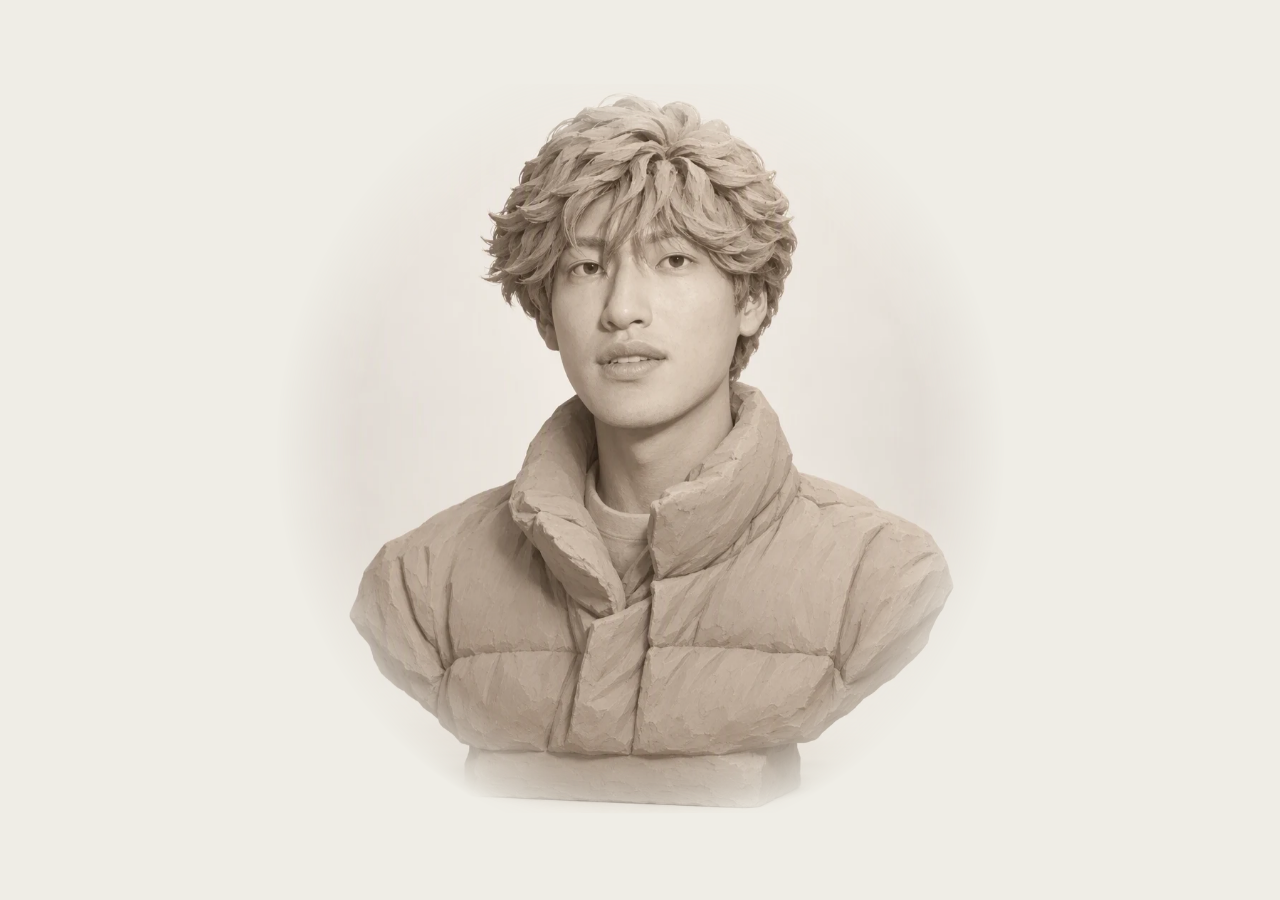
<file: demo/figure.html>
<!DOCTYPE html>
<html lang="zh-CN">
<head>
<meta charset="utf-8">
<meta name="viewport" content="width=device-width,initial-scale=1,viewport-fit=cover">
<title>转头跟随光标 · 人物形象</title>
<style>
  /* ==========================================================================
     视觉基调：浅骨白底 + 柔和接触阴影 + 极缓慢的呼吸浮动
     ========================================================================== */
  :root{
    --bg:#EFEDE6;          /* 浅骨白背景 */
    --ink:#5A5246;         /* 文字 / 焦点环 */
    --shadow:62,54,42;     /* 接触阴影的基色（rgb 分量，方便调透明度） */
  }
  *{box-sizing:border-box}
  html,body{margin:0;height:100%}
  body{
    background:var(--bg);
    color:var(--ink);
    overflow:hidden;                       /* 形象永不溢出视口 */
    font:400 13px/1.6 ui-sans-serif,-apple-system,"PingFang SC","Microsoft YaHei",sans-serif;
    -webkit-font-smoothing:antialiased;
    -webkit-tap-highlight-color:transparent;
  }

  .stage{
    position:fixed; inset:0;
    display:grid; place-items:center;
    padding:4vmin;                         /* 安全边距，layout() 会把它算进可用尺寸 */
  }

  /* 形象框：宽高由 JS 按图片比例算出，保证 object-fit 正好铺满 */
  .figure{
    position:relative;
    outline:none;
    opacity:0;                             /* 所有帧预加载完成前不显示 */
    transition:opacity .55s ease;
  }
  .figure.ready{opacity:1}
  /* 键盘焦点环：只在键盘导航时出现 */
  .figure:focus-visible{
    outline:2px solid var(--ink);
    outline-offset:12px;
    border-radius:16px;
  }

  /* 帧容器：呼吸浮动加在这里，不影响阴影与布局 */
  .frames{
    position:absolute; inset:0;
    will-change:transform;
  }
  .frame{
    position:absolute; inset:0;
    width:100%; height:100%;
    object-fit:contain;                    /* 不裁切、不变形 */
    opacity:0;                             /* 由脚本逐帧写入交叉淡入透明度 */
    transform:translateZ(0);               /* 各自独立合成层，透明度切换不重绘 */
    backface-visibility:hidden;
    /* 边缘羽化：抹掉图片自带的方形背景边界，中心区域不受影响 */
    -webkit-mask-image:radial-gradient(ellipse 50% 54% at 50% 50%,#000 78%,transparent 100%);
    mask-image:radial-gradient(ellipse 50% 54% at 50% 50%,#000 78%,transparent 100%);
    -webkit-user-drag:none;
    user-select:none;
    pointer-events:none;
  }

  /* 接触阴影：椭圆径向渐变，中心压在形象框底边附近 */
  .shadow{
    position:absolute; left:50%;
    transform:translateX(-50%);
    background:radial-gradient(closest-side,
      rgba(var(--shadow),.20) 0%,
      rgba(var(--shadow),.13) 45%,
      rgba(var(--shadow),.05) 72%,
      rgba(var(--shadow),0) 100%);
    filter:blur(6px);                      /* 再糊一层，边缘完全化开 */
    pointer-events:none;
  }

  /* ==========================================================================
     加载提示：一条细进度线 + 百分比数字（没有旋转菊花）
     ========================================================================== */
  .loader{
    position:fixed; inset:0;
    display:grid; place-content:center; justify-items:center; gap:18px;
    pointer-events:none;
    transition:opacity .45s ease, visibility 0s linear .45s;
  }
  .loader.done{opacity:0; visibility:hidden}
  .loader-track{
    width:170px; height:1px;
    background:rgba(90,82,70,.18);
    overflow:hidden;
  }
  .loader-bar{
    display:block; width:100%; height:100%;
    background:var(--ink);
    transform:scaleX(0); transform-origin:0 50%;
    transition:transform .2s linear;
  }
  .loader-pct{
    font-size:11px; letter-spacing:.18em;
    font-variant-numeric:tabular-nums;
    color:rgba(90,82,70,.75);
  }
  .loader-note{font-size:11px; letter-spacing:.12em; color:rgba(90,82,70,.55)}
  .loader-note.error{color:#8C4A3A; letter-spacing:.04em}
  .loader.failed .loader-track,
  .loader.failed .loader-pct{display:none}

  /* 减弱动效：连过渡也一并关掉，界面完全静止 */
  @media (prefers-reduced-motion:reduce){
    .figure,.loader,.loader-bar{transition:none}
  }
</style>
</head>
<body>

<!-- ============================ 结构 ============================
     .stage  舞台（铺满视口，只负责居中与安全边距）
     .figure 形象框：role=img + 有意义的 aria-label，可聚焦接收方向键
       .shadow 接触阴影（在帧之下）
       .frames 帧容器（呼吸浮动作用于此）
         img.frame × N（同一角色的不同角度） -->
<div class="stage" id="stage">
  <div class="figure" id="figure"
       role="img"
       tabindex="0"
       aria-keyshortcuts="ArrowLeft ArrowRight"
       aria-label="黏土质感的人物半身像：正面站立、微微含笑，会跟随鼠标左右移动转头看向光标。聚焦后可用左右方向键，每次五度手动调整朝向。">
    <div class="shadow" id="shadow" aria-hidden="true"></div>
    <div class="frames" id="frames"></div>
  </div>
</div>

<div class="loader" id="loader" role="status" aria-live="polite">
  <div class="loader-track" aria-hidden="true"><i class="loader-bar" id="bar"></i></div>
  <div class="loader-pct" id="pct" aria-hidden="true">0%</div>
  <div class="loader-note" id="note">正在准备形象素材</div>
</div>

<script>
(function(){
'use strict';

/* ==================================================================================
   转头跟随光标 —— 角度序列 + 交叉淡入，零依赖、file:// 直接可开
   ----------------------------------------------------------------------------------
   机制：
     1) 鼠标横向位置 x 线性映射到目标角度 target ∈ [最左角度, 最右角度]
     2) 用帧率无关的阻尼 k = 1 - exp(-λ·dt) 让当前角度 cur 逼近 target
     3) 把 cur 落在相邻两帧之间，做交叉淡入：两帧叠加，透明度互补（底帧 1-e、顶帧 e），
        插值比例再经 smoothstep 重映射（两端慢、中间快），缩短「两帧各半」的双影停留时间。
        —— 不要为了让画面更实而把底帧钉在 1：底帧会在顶帧轮廓之外露出一圈多余的肉影轮廓，
           且在插值比例跑到 1 的瞬间整块实体化，比半透明难看得多。
   换形象：只改下面的 FRAMES 数组。
   ================================================================================== */

/* ----------------------------- §1 配置：帧序列 -----------------------------
   同一角色、不同旋转角度；按 angle 从小到大排列。
   真实素材放进 assets/raw/character/ 后替换 src 即可，其余逻辑无需改动。 */
const BASE = '../';          // 素材根路径：本页在 demo/ 下，素材在仓库根目录（file:// 与 http:// 都成立）
const FRAMES = [
  { src: 'assets/raw/character/turn/left-30.webp',  angle: -30 },
  { src: 'assets/raw/character/turn/left-15.webp',  angle: -15 },
  { src: 'assets/raw/character/front.webp',         angle:   0 },
  { src: 'assets/raw/character/turn/right-15.webp', angle:  15 },
  { src: 'assets/raw/character/turn/right-30.webp', angle:  30 },
];

/* ----------------------------- §2 可调参数 ----------------------------- */
const OPT = {
  lambda:      8.5,    // 阻尼系数 λ（跟随鼠标）：τ=1/λ≈118ms，约 0.35s 内到位，跟手但不生硬
  lambdaIdle:  3.0,    // 鼠标移出窗口后回正用的更小 λ：τ≈330ms，是「缓慢回到正面」的节奏
  floatPeriod: 5,      // 呼吸浮动周期（秒）
  floatAmp:    6,      // 呼吸浮动幅度（px，向上）
  keyStep:     5,      // 方向键每次调整的角度（度）
  reacquire:   24,     // 键盘接管后，鼠标需移动多少 px 才重新夺回控制权
  shadowW:     0.50,   // 接触阴影宽 / 形象框宽
  shadowH:     0.075,  // 接触阴影高 / 形象框高（下半个露在身体下方，上半个被身体遮住）
  shadowY:     0.005,  // 接触阴影下沿距形象框底边 / 形象框高
  maxWait:     15000,  // 预加载兜底超时（ms），避免提示条永远卡住
};

const TAU = Math.PI * 2;
const clamp = (v, a, b) => v < a ? a : (v > b ? b : v);

/* ----------------------------- §3 DOM ----------------------------- */
const stageEl  = document.getElementById('stage');
const figureEl = document.getElementById('figure');
const framesEl = document.getElementById('frames');
const shadowEl = document.getElementById('shadow');
const loaderEl = document.getElementById('loader');
const barEl    = document.getElementById('bar');
const pctEl    = document.getElementById('pct');
const noteEl   = document.getElementById('note');

/* ----------------------------- §4 状态 ----------------------------- */
const state = {
  frames: [],        // 实际可用的帧（加载失败的已剔除），按 angle 升序
  els: [],           // 与 frames 一一对应的 <img>
  ops: [],           // 上一次写入的透明度，用来跳过无变化的写操作
  cur: 0,            // 当前展示角度（阻尼后的值）
  target: 0,         // 目标角度
  cursorIn: false,   // 指针是否在窗口内
  keyboard: false,   // 键盘已接管：暂停鼠标跟随，避免两者打架
  phase: 0,          // 呼吸相位（秒，累积 dt）
  last: 0,           // 上一帧时间戳
  raf: 0,
  ar: 3 / 4,         // 形象宽高比，图片加载完成后按真实尺寸修正
  reduced: false,
};
const mqReduce = window.matchMedia('(prefers-reduced-motion: reduce)');

/* ----------------------------- §5 预加载 ----------------------------- */
/* 先把所有帧建成 <img> 并挂到 DOM，用 load/error 作为预加载信号；
   全部 settle 之后才显示形象。单帧失败只跳过并警告，不拖垮整页。 */
function preload(){
  let settled = false, done = 0, guard = 0;
  const total = FRAMES.length;
  const imgs = FRAMES.map((f, i) => {
    const img = document.createElement('img');
    img.className = 'frame';
    img.alt = '';                          // 语义交给 .figure 的 aria-label
    img.setAttribute('aria-hidden', 'true');
    img.draggable = false;
    img.decoding = 'async';
    img.style.zIndex = String(i);          // 角度越大越靠上，交叉淡入的底/顶关系稳定
    framesEl.appendChild(img);
    return img;
  });

  const tickProgress = () => {
    const p = total ? done / total : 1;
    barEl.style.transform = 'scaleX(' + p.toFixed(3) + ')';
    pctEl.textContent = Math.round(p * 100) + '%';
  };
  tickProgress();

  const finish = () => {
    if (settled) return;
    settled = true;
    clearTimeout(guard);
    const ok = [];
    FRAMES.forEach((f, i) => ok[i] = imgs[i].dataset.ok === '1');
    state.frames = FRAMES.filter((f, i) => ok[i]);
    state.els    = imgs.filter((img, i) => ok[i]);
    state.ops    = state.frames.map(() => -1);

    if (!state.frames.length){            // 全部失败：给出可读的提示，页面不崩
      loaderEl.classList.add('failed');
      noteEl.classList.add('error');
      noteEl.textContent = '形象素材加载失败：请检查 assets/raw/character/ 下的图片路径';
      return;
    }
    const first = state.els[0];
    if (first.naturalWidth && first.naturalHeight){
      state.ar = first.naturalWidth / first.naturalHeight;
    }
    layout();
    render(0);
    if (state.reduced) showSingleFrame(nearestFront());
    loaderEl.classList.add('done');
    figureEl.classList.add('ready');
    if (!state.reduced) start();
  };

  imgs.forEach((img, i) => {
    const settle = (okFlag) => {
      img.dataset.ok = okFlag ? '1' : '0';
      if (!okFlag){
        console.warn('[figure] 帧加载失败，已跳过：', BASE + FRAMES[i].src, '（角度 ' + FRAMES[i].angle + '°）');
        img.remove();
      }
      done++; tickProgress();
      if (done === total) finish();
    };
    img.addEventListener('load',  () => settle(true),  { once:true });
    img.addEventListener('error', () => settle(false), { once:true });
    img.src = BASE + FRAMES[i].src;
  });

  // 兜底：万一某个请求既不 load 也不 error，也不能让提示条永远停在那儿
  guard = setTimeout(() => {
    if (settled) return;
    console.warn('[figure] 预加载超时，先用已就绪的帧继续');
    imgs.forEach((img, i) => {
      if (img.dataset.ok === undefined){ img.dataset.ok = '0'; img.remove(); done++; }
    });
    tickProgress();
    finish();
  }, OPT.maxWait);
}

/* ----------------------------- §6 交叉淡入 ----------------------------- */
/* 把角度拆成至多两个帧：底帧透明度 1-e、顶帧透明度 e，两者之和恒为 1。
   两个要点：
   · 不能让底帧恒定不透明来「避免发虚」—— 底帧会在顶帧轮廓之外露出一圈重影轮廓，
     且在 t→1 时整块实体化，比半透明难看得多；互补的透明度才是唯一自洽的写法。
   · 用 smoothstep 重映射插值比例：两端（还没有重影的地方）走得慢一点、中间走得快一点，
     缩短「两帧各半」的双影停留时间。 */
function blend(angle){
  const f = state.frames, n = f.length;
  if (n === 0) return [];
  if (n === 1 || angle <= f[0].angle) return [[0, 1]];
  if (angle >= f[n - 1].angle)        return [[n - 1, 1]];
  let i = 0;
  while (i < n - 2 && angle > f[i + 1].angle) i++;
  const span = f[i + 1].angle - f[i].angle;
  const t = span > 0 ? clamp((angle - f[i].angle) / span, 0, 1) : 0;
  const e = t * t * (3 - 2 * t);        // smoothstep
  // 足够接近某一帧就只留它，避免留下一层永远抹不掉的极淡残影
  if (e <= 0.004) return [[i, 1]];
  if (e >= 0.996) return [[i + 1, 1]];
  return [[i, 1 - e], [i + 1, e]];
}
function render(angle){
  const next = {};
  for (const [i, o] of blend(angle)) next[i] = o;
  for (let i = 0; i < state.els.length; i++){
    const o = next[i] || 0;
    if (Math.abs(o - state.ops[i]) < 0.003) continue;   // 变化太小就别碰样式，省一次重算
    state.els[i].style.opacity = o === 1 ? '1' : o.toFixed(3);
    state.ops[i] = o;
  }
}
/* 完全静止时只留一帧 */
function showSingleFrame(i){
  state.els.forEach((el, k) => {
    const o = k === i ? 1 : 0;
    el.style.opacity = o ? '1' : '0';
    state.ops[k] = o;
  });
}
/* 最接近正面的那一帧 */
function nearestFront(){
  let best = 0;
  state.frames.forEach((f, i) => {
    if (Math.abs(f.angle) < Math.abs(state.frames[best].angle)) best = i;
  });
  return best;
}

/* ----------------------------- §7 布局 ----------------------------- */
function layout(){
  const cs = getComputedStyle(stageEl);
  const availW = stageEl.clientWidth  - parseFloat(cs.paddingLeft) - parseFloat(cs.paddingRight);
  const availH = stageEl.clientHeight - parseFloat(cs.paddingTop)  - parseFloat(cs.paddingBottom);
  const ar = state.ar;
  // 高不超过可用高度的 88%、宽不超过可用宽度的 90% —— 任何窗口比例下都不溢出
  const w = Math.max(1, Math.min(availW * 0.90, availH * 0.88 * ar));
  const h = w / ar;
  figureEl.style.width  = w + 'px';
  figureEl.style.height = h + 'px';
  // 阴影尺寸也随框走，保证不同尺寸下贴地位置一致
  shadowEl.style.width  = (w * OPT.shadowW) + 'px';
  shadowEl.style.height = (h * OPT.shadowH) + 'px';
  shadowEl.style.bottom = (h * OPT.shadowY) + 'px';
}

/* ----------------------------- §8 主循环 ----------------------------- */
function start(){
  if (state.raf || state.reduced) return;
  state.last = 0;
  state.raf = requestAnimationFrame(tick);
}
function stop(){
  if (state.raf) cancelAnimationFrame(state.raf);
  state.raf = 0;
}
function tick(now){
  state.raf = requestAnimationFrame(tick);
  // dt 上限 50ms：标签页/系统卡顿回来后不会一步跳到位
  const dt = state.last ? Math.min((now - state.last) / 1000, 0.05) : 0;
  state.last = now;

  /* —— 阻尼跟随：k = 1 - exp(-λ·dt)，与帧率无关 —— */
  const lambda = state.cursorIn ? OPT.lambda : OPT.lambdaIdle;
  const k = 1 - Math.exp(-lambda * dt);
  state.cur += (state.target - state.cur) * k;
  if (Math.abs(state.target - state.cur) < 0.05) state.cur = state.target;  // 收敛吸附
  render(state.cur);

  /* —— 呼吸浮动：5s 一个来回，sin 驱动，translateY ∈ [0, -6px] —— */
  state.phase += dt;
  const y = -OPT.floatAmp * 0.5 * (1 - Math.cos(TAU * state.phase / OPT.floatPeriod));
  framesEl.style.transform = 'translate3d(0,' + y.toFixed(2) + 'px,0)';
  // 抬起来的时候影子稍微收一点、淡一点，落地感更自然
  const p = -y / OPT.floatAmp;
  shadowEl.style.transform = 'translateX(-50%) scale(' + (1 - 0.035 * p).toFixed(4) + ')';
  shadowEl.style.opacity   = (1 - 0.14 * p).toFixed(3);
}

/* ----------------------------- §9 鼠标 ----------------------------- */
/* 横向位置线性映射：视口最左 → 最左角度，最右 → 最右角度 */
function angleFromX(x){
  const f = state.frames;
  if (f.length < 2) return f.length ? f[0].angle : 0;
  const u = clamp(x / Math.max(1, window.innerWidth), 0, 1);
  return f[0].angle + (f[f.length - 1].angle - f[0].angle) * u;
}
let lastPt = null;
window.addEventListener('mousemove', (e) => {
  if (state.reduced || !state.frames.length) return;
  if (state.keyboard){
    // 键盘接管中：鼠标要「明显移动」一次才重新夺回控制权，避免轻微抖动就打断键盘操作
    if (!lastPt || Math.hypot(e.clientX - lastPt.x, e.clientY - lastPt.y) <= OPT.reacquire){
      lastPt = { x:e.clientX, y:e.clientY };
      return;
    }
    state.keyboard = false;
  }
  lastPt = { x:e.clientX, y:e.clientY };
  state.cursorIn = true;
  state.target = angleFromX(e.clientX);
}, { passive:true });

/* 指针离开窗口 → 目标归零，由阻尼缓慢回到正面 */
function leaveWindow(){
  if (state.reduced) return;
  state.cursorIn = false;
  if (!state.keyboard) state.target = 0;
}
function onOut(e){ if (!e.relatedTarget) leaveWindow(); }   // relatedTarget 为空 = 真的离开了窗口
document.addEventListener('mouseleave', leaveWindow);
document.addEventListener('mouseout', onOut, { passive:true });
window.addEventListener('blur', leaveWindow);

/* ----------------------------- §10 键盘 ----------------------------- */
figureEl.addEventListener('keydown', (e) => {
  if (state.reduced) return;                       // 减弱动效时完全静止，不响应调整
  const dir = e.key === 'ArrowRight' ? 1 : e.key === 'ArrowLeft' ? -1 : 0;
  if (!dir) return;
  e.preventDefault();
  const f = state.frames;
  if (f.length < 1) return;
  state.keyboard = true;                           // 键盘接管，抑制鼠标跟随
  const min = f[0].angle, max = f[f.length - 1].angle;
  const from = Math.round(state.target / OPT.keyStep) * OPT.keyStep;   // 对齐到步进网格，连按可累加
  state.target = clamp(from + dir * OPT.keyStep, min, max);
  state.cursorIn = true;
});

/* ----------------------------- §11 减弱动效 ----------------------------- */
/* prefers-reduced-motion: reduce → 完全静止：只显示正面那一帧，不跟随鼠标、不浮动 */
function applyMotionPref(){
  state.reduced = mqReduce.matches;
  if (state.reduced){
    stop();
    framesEl.style.transform = 'translate3d(0,0,0)';
    shadowEl.style.transform = 'translateX(-50%)';
    shadowEl.style.opacity = '1';
    state.target = state.cur = 0;
    figureEl.removeAttribute('tabindex');          // 静止时不再接受键盘调整，避免「能聚焦但无反应」
    if (state.frames.length) showSingleFrame(nearestFront());
  } else {
    figureEl.setAttribute('tabindex', '0');
    if (state.frames.length){ render(state.cur); start(); }
  }
}
if (mqReduce.addEventListener) mqReduce.addEventListener('change', applyMotionPref);
else if (mqReduce.addListener) mqReduce.addListener(applyMotionPref);

/* ----------------------------- §12 尺寸 / 可见性 ----------------------------- */
window.addEventListener('resize', layout);
document.addEventListener('visibilitychange', () => {
  if (document.hidden) stop();                     // 页面不可见时暂停 rAF
  else if (!state.reduced) start();
});

/* ----------------------------- §13 启动 ----------------------------- */
applyMotionPref();
preload();

/* 自检用的只读钩子（截图脚本读取角度，不影响页面行为） */
window.__figure = {
  get angle(){ return state.cur; },
  get target(){ return state.target; },
  get info(){ return { angle:+state.cur.toFixed(2), target:state.target,
    frames:state.frames.map(f=>f.angle), reduced:state.reduced,
    cursorIn:state.cursorIn, keyboard:state.keyboard, ready:figureEl.classList.contains('ready') }; }
};
})();
</script>
</body>
</html>
</file>
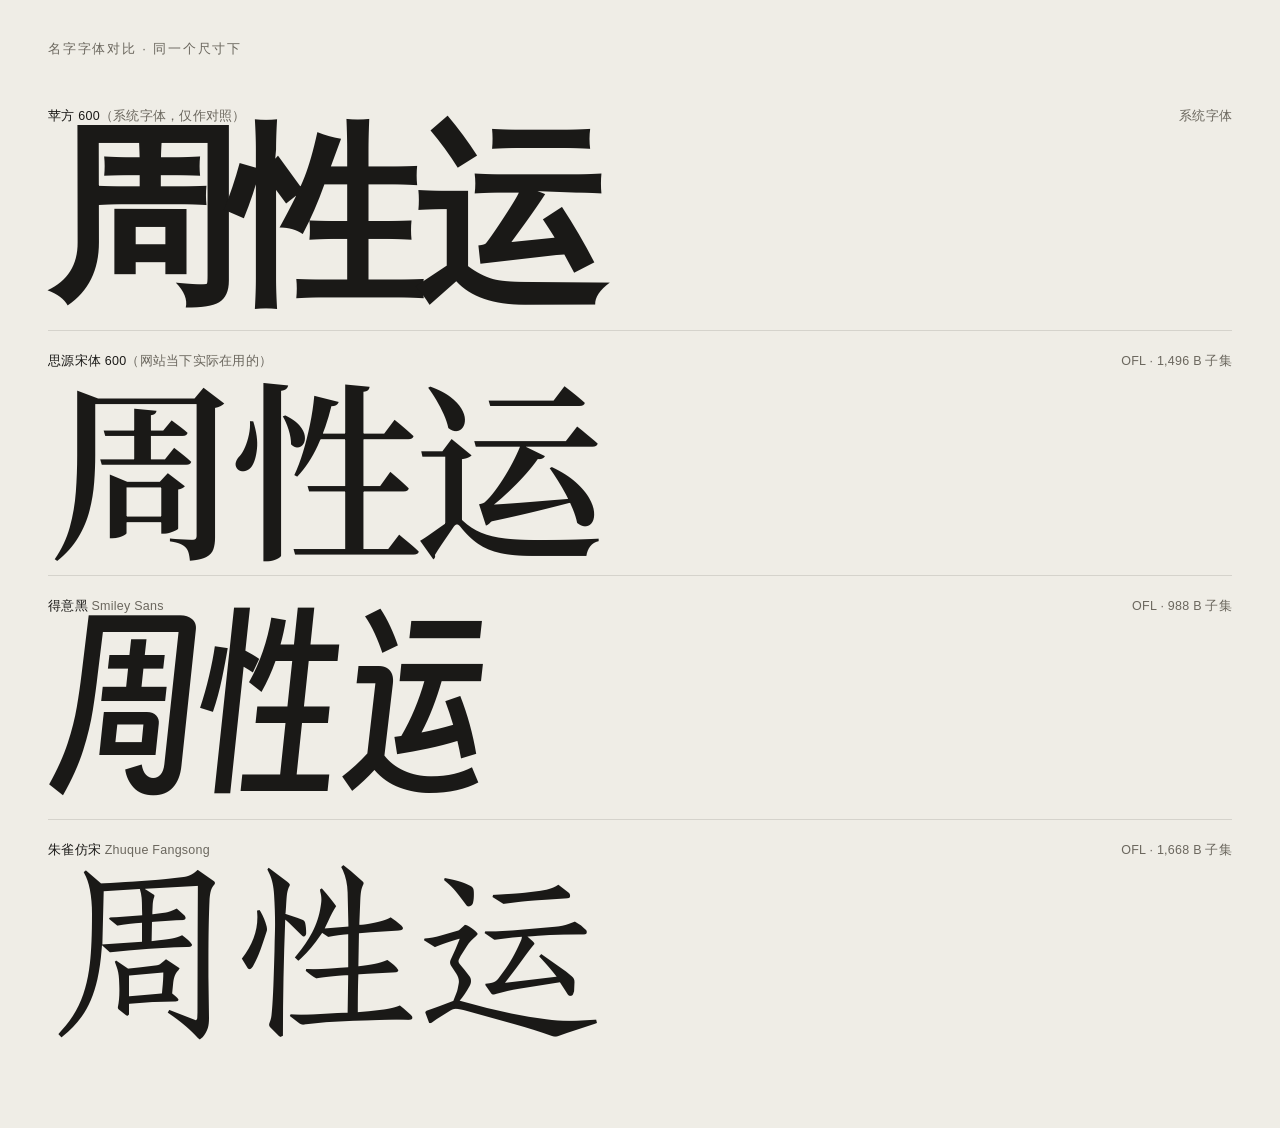
<file: demo/font-compare.html>
<!doctype html>
<html lang="zh-CN">
<head>
<meta charset="utf-8">
<title>名字字体对比</title>
<style>
  @font-face{font-family:"Name Smiley";src:url([data-uri]) format("woff2");font-display:block}
  @font-face{font-family:"Name Zhuque";src:url([data-uri]) format("woff2");font-display:block}
  @font-face{font-family:"Name Noto";src:url("../assets/fonts/noto-serif-sc-600-zhou-xingyun.woff2") format("woff2");font-weight:600;font-display:block}
  :root{--ink:#1A1917;--ink-2:#6B675E;--paper:#EFEDE6}
  *{box-sizing:border-box}
  body{margin:0;background:var(--paper);color:var(--ink);
       font-family:-apple-system,"PingFang SC",sans-serif;padding:40px 48px 64px}
  h1{font-size:13px;font-weight:500;letter-spacing:.14em;color:var(--ink-2);margin:0 0 28px}
  .row{padding:22px 0 26px;border-top:1px solid rgba(26,25,23,.12)}
  .row:first-of-type{border-top:0}
  .meta{display:flex;justify-content:space-between;align-items:baseline;margin-bottom:6px}
  .tag{font-size:12.5px;color:var(--ink-2);letter-spacing:.02em}
  .tag b{color:var(--ink);font-weight:500}
  .name{font-size:clamp(78px,15vw,215px);line-height:.9;letter-spacing:-.05em;white-space:nowrap}
  .f-fallback .name{font-family:-apple-system,"PingFang SC",sans-serif;font-weight:600}
  .f-noto .name{font-family:"Name Noto",serif;font-weight:600}
  .f-smiley .name{font-family:"Name Smiley",sans-serif}
  .f-zhuque .name{font-family:"Name Zhuque",serif}
</style>
</head>
<body>
<h1>名字字体对比 · 同一个尺寸下</h1>

<div class="row f-fallback">
  <div class="meta"><span class="tag"><b>苹方 600</b>（系统字体，仅作对照）</span><span class="tag">系统字体</span></div>
  <div class="name">周性运</div>
</div>

<div class="row f-noto">
  <div class="meta"><span class="tag"><b>思源宋体 600</b>（网站当下实际在用的）</span><span class="tag">OFL · 1,496 B 子集</span></div>
  <div class="name">周性运</div>
</div>

<div class="row f-smiley">
  <div class="meta"><span class="tag"><b>得意黑</b> Smiley Sans</span><span class="tag">OFL · 988 B 子集</span></div>
  <div class="name">周性运</div>
</div>

<div class="row f-zhuque">
  <div class="meta"><span class="tag"><b>朱雀仿宋</b> Zhuque Fangsong</span><span class="tag">OFL · 1,668 B 子集</span></div>
  <div class="name">周性运</div>
</div>
</body>
</html>
</file>
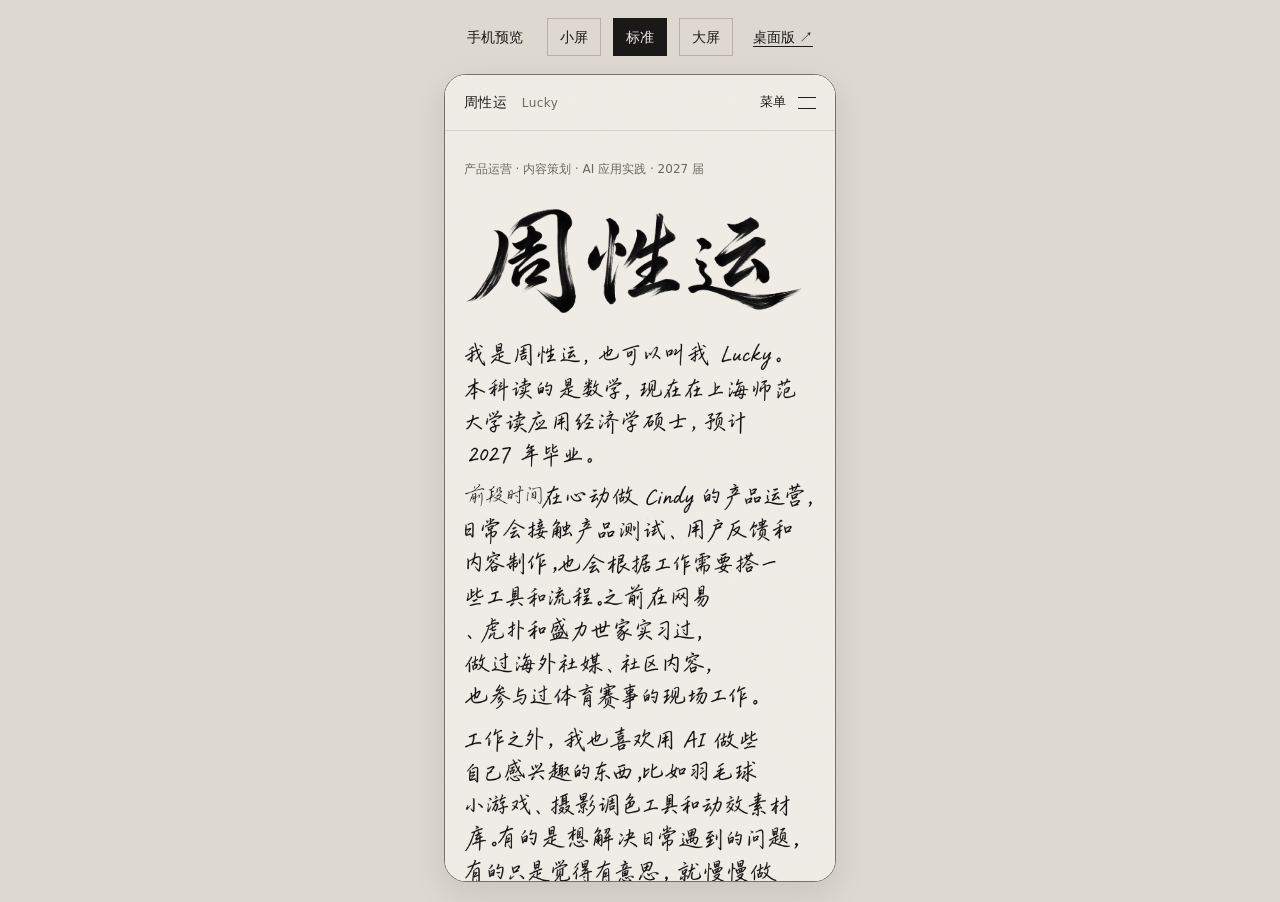
<file: demo/mobile.html>
<!doctype html>
<html lang="zh-CN">
<head>
<meta charset="utf-8">
<meta name="viewport" content="width=device-width,initial-scale=1">
<title>手机预览 · 周性运</title>
<style>
*{box-sizing:border-box}body{margin:0;background:#ddd9d0;color:#1a1917;font:14px/1.6 -apple-system,"PingFang SC",sans-serif}
header{display:flex;justify-content:center;align-items:center;flex-wrap:wrap;gap:12px;padding:18px 16px}h1{font-size:14px;font-weight:500;margin:0 12px 0 0}
button,a{font:inherit;color:inherit}button{border:1px solid #b7b1a4;background:transparent;min-height:38px;padding:4px 12px;cursor:pointer}button[aria-pressed="true"]{background:#1a1917;color:#efede6;border-color:#1a1917}a{margin-left:8px;text-underline-offset:4px}
.device{--phone-width:390px;width:calc(var(--phone-width) + 2px);max-width:calc(100vw - 24px);margin:0 auto 20px;border:1px solid #777267;border-radius:22px;overflow:hidden;background:#efede6;box-shadow:0 12px 32px #1a191719}
iframe{display:block;border:0;width:100%;height:min(844px,calc(100dvh - 94px));min-height:440px;background:#efede6}
</style>
</head>
<body>
<header>
  <h1>手机预览</h1>
  <button type="button" data-width="320" aria-pressed="false">小屏</button>
  <button type="button" data-width="390" aria-pressed="true">标准</button>
  <button type="button" data-width="430" aria-pressed="false">大屏</button>
  <a href="../site/index.html" target="_blank" rel="noopener">桌面版 ↗</a>
</header>
<div class="device"><iframe src="../site/index.html?mobile-preview=20260927" title="个人网站手机版预览"></iframe></div>
<script>
document.querySelectorAll('[data-width]').forEach(function(button){
  button.addEventListener('click',function(){
    document.querySelector('.device').style.setProperty('--phone-width',button.dataset.width+'px');
    document.querySelectorAll('[data-width]').forEach(function(item){item.setAttribute('aria-pressed',String(item===button));});
  });
});
</script>
</body>
</html>
</file>
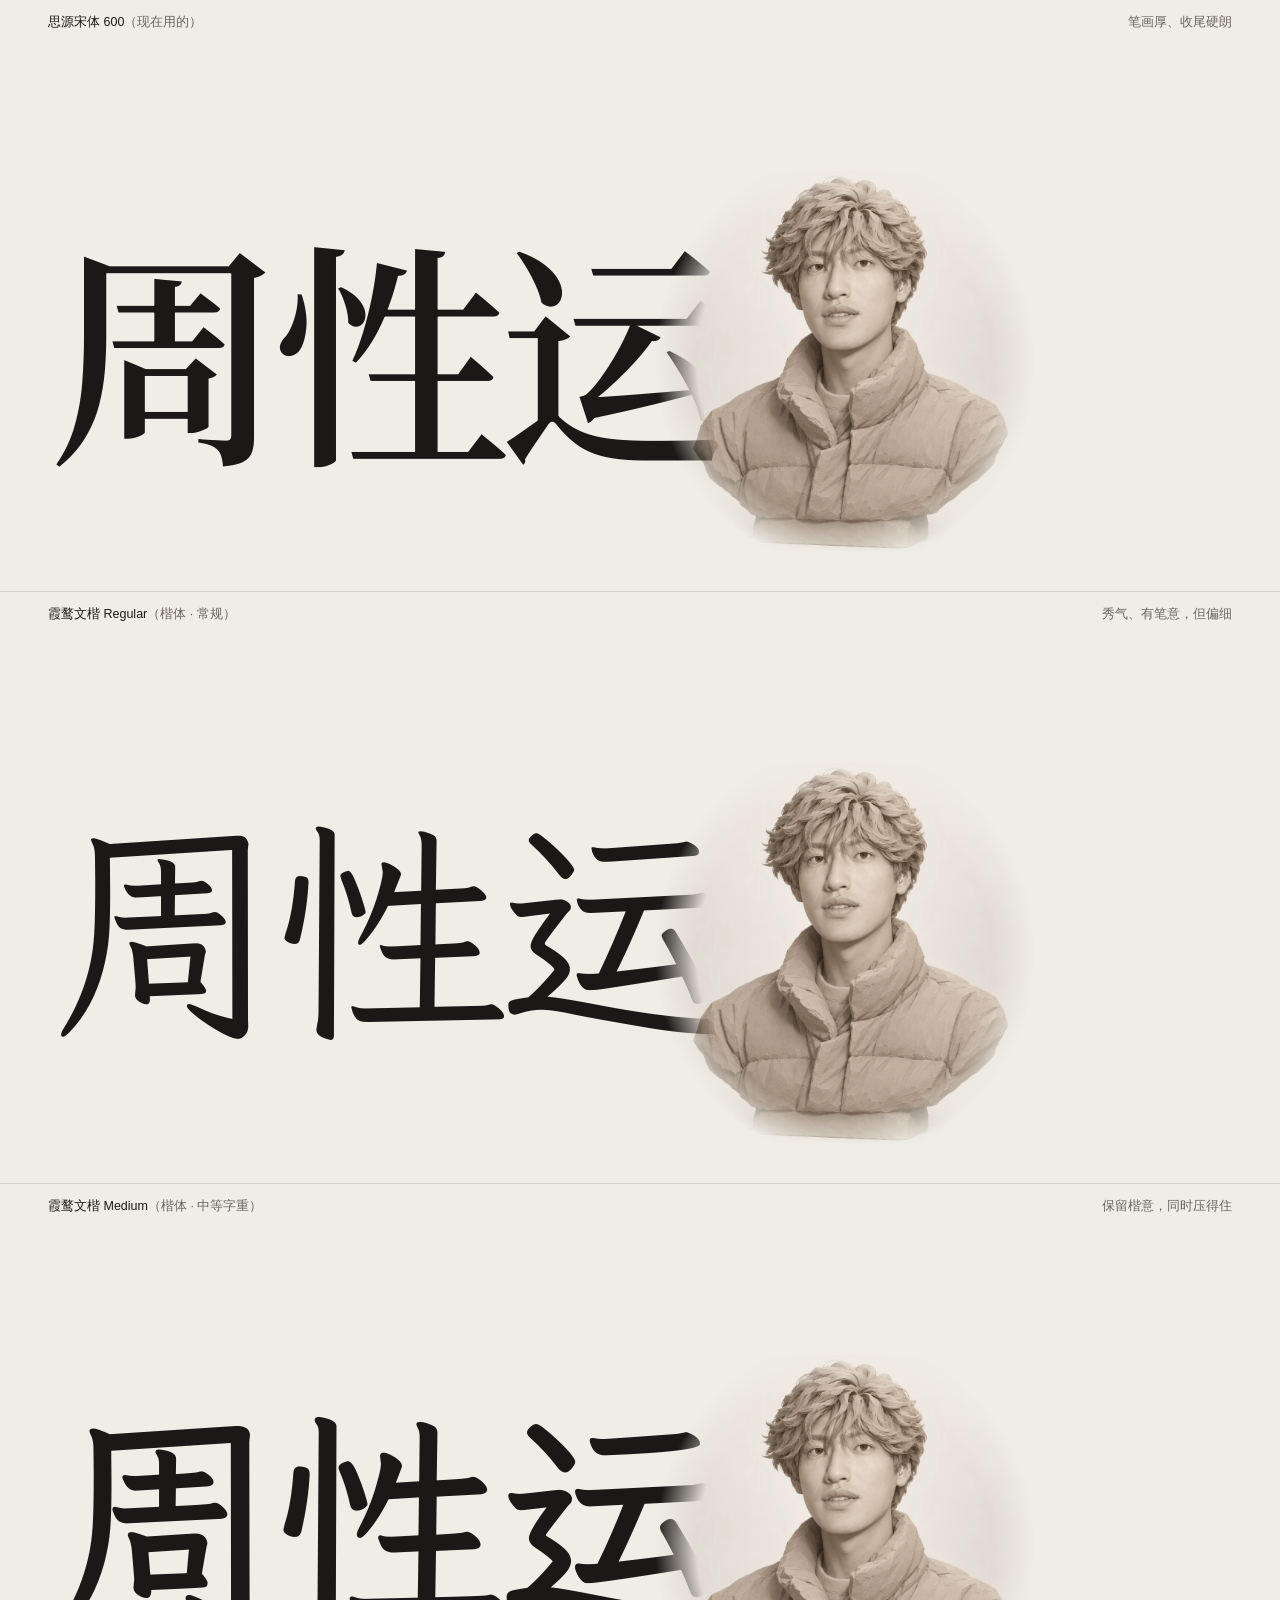
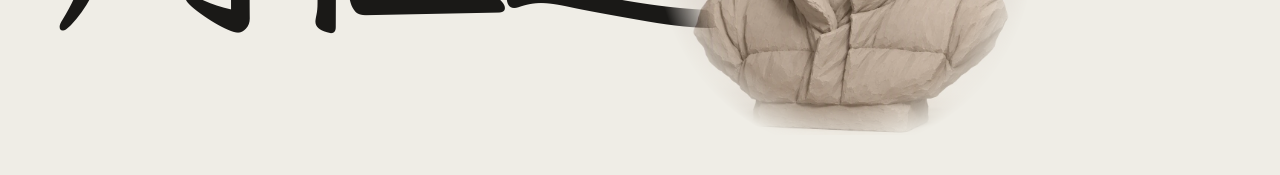
<file: demo/name-compare.html>
<!doctype html>
<html lang="zh-CN">
<head>
<meta charset="utf-8">
<title>名字字体 · 真实首屏比例对照</title>
<style>
  @font-face{font-family:"Kai Regular";src:url([data-uri]) format("woff2");font-display:block}
  @font-face{font-family:"Kai Medium";src:url([data-uri]) format("woff2");font-display:block}
  @font-face{font-family:"Noto 600";src:url("../assets/fonts/noto-serif-sc-600-zhou-xingyun.woff2") format("woff2");font-weight:600;font-display:block}
  :root{--ink:#1A1917;--ink-2:#6B675E;--paper:#EFEDE6;--pad:48px}
  *{box-sizing:border-box}
  body{margin:0;background:var(--paper);color:var(--ink);font-family:-apple-system,"PingFang SC",sans-serif}
  .lab{display:flex;justify-content:space-between;align-items:baseline;
       padding:14px var(--pad) 0;font-size:12.5px;color:var(--ink-2)}
  .lab b{color:var(--ink);font-weight:500}
  .hero{position:relative;height:560px;overflow:hidden;padding:0 var(--pad)}
  .nm{position:absolute;left:var(--pad);top:56%;transform:translateY(-50%);
      margin:0;white-space:nowrap;font-weight:400;
      font-size:clamp(78px,18.5vw,278px);line-height:.82;letter-spacing:-.05em}
  .bust{position:absolute;left:66%;bottom:40px;transform:translateX(-50%);
        width:380px;height:380px;object-fit:contain;
        -webkit-mask-image:radial-gradient(ellipse 50% 54% at 50% 50%,#000 78%,transparent 100%);
        mask-image:radial-gradient(ellipse 50% 54% at 50% 50%,#000 78%,transparent 100%)}
  .f-noto .nm{font-family:"Noto 600",serif;font-weight:600}
  .f-kr .nm{font-family:"Kai Regular",serif}
  .f-km .nm{font-family:"Kai Medium",serif}
  hr{border:0;border-top:1px solid rgba(26,25,23,.12);margin:0}
</style>
</head>
<body>
<div class="lab"><span><b>思源宋体 600</b>（现在用的）</span><span>笔画厚、收尾硬朗</span></div>
<div class="hero f-noto"><p class="nm">周性运</p><img class="bust" src="../assets/raw/character/front.webp" alt=""></div>
<hr>
<div class="lab"><span><b>霞鹜文楷 Regular</b>（楷体 · 常规）</span><span>秀气、有笔意，但偏细</span></div>
<div class="hero f-kr"><p class="nm">周性运</p><img class="bust" src="../assets/raw/character/front.webp" alt=""></div>
<hr>
<div class="lab"><span><b>霞鹜文楷 Medium</b>（楷体 · 中等字重）</span><span>保留楷意，同时压得住</span></div>
<div class="hero f-km"><p class="nm">周性运</p><img class="bust" src="../assets/raw/character/front.webp" alt=""></div>
</body>
</html>
</file>
<file: portfolio-pdf/portfolio.css>
:root{--paper:#efede6;--ink:#272721;--muted:#77756c;--line:#ccc9be;--accent:#c45132}
*{box-sizing:border-box}body{margin:0;background:#ceccc5;color:var(--ink);font-family:"PingFang SC","Microsoft YaHei",sans-serif;-webkit-print-color-adjust:exact;print-color-adjust:exact}a{color:inherit;text-decoration:none}p,h1,h2,h3,h4,figure{margin:0}p{font-size:21px;line-height:1.75}img{display:block;max-width:100%}.page{position:relative;width:1440px;height:810px;margin:28px auto;background:var(--paper);padding:70px 76px 66px;break-after:page;overflow:hidden}.page:last-child{break-after:auto}.running,.footer{position:absolute;left:76px;right:76px;display:flex;justify-content:space-between;font-size:12px;letter-spacing:1px;color:var(--muted)}.running{top:29px}.footer{bottom:26px;border-top:1px solid var(--line);padding-top:13px}.footer a{color:var(--accent)}.eyebrow{font-size:13px;letter-spacing:2px;color:var(--accent);margin-bottom:14px}.title{font-size:46px;font-weight:500;line-height:1.2;letter-spacing:-1.5px;margin-bottom:20px}.deck{font-size:20px;color:var(--muted);line-height:1.6;max-width:1140px;margin-bottom:25px}.sub{font-size:14px;color:var(--muted);line-height:1.65}.link{display:inline-block;margin-top:15px;padding-bottom:6px;border-bottom:1px solid var(--accent);font-size:16px;color:var(--accent)}.grid2{display:grid;grid-template-columns:1fr 1fr;gap:40px}.grid3{display:grid;grid-template-columns:repeat(3,1fr);gap:28px}.label{font-size:13px;color:var(--accent);letter-spacing:1px;margin-bottom:10px}.rule{border-top:1px solid var(--line);padding-top:17px}.body{font-size:19px;line-height:1.75}.muted{color:var(--muted)}.statrow{display:flex;gap:42px;margin:23px 0}.stat b{font-family:"Helvetica Neue",Arial,sans-serif;font-weight:400;display:block;font-size:50px;line-height:1.05;letter-spacing:-2px}.stat span{font-size:14px;color:var(--muted);display:block;margin-top:8px}.note{font-size:13px;color:var(--muted);line-height:1.7}.capsule{display:inline-block;padding:5px 10px;border:1px solid var(--line);font-size:13px;margin-right:7px}.cover .name{width:630px;height:250px;object-fit:contain;margin-left:-27px;margin-top:10px}.cover .intro-art{width:690px;height:280px;object-fit:contain;object-position:left center}.cover .figure{position:absolute;right:25px;top:102px;width:615px;height:615px;object-fit:contain}.cover .cover-tag{position:absolute;right:78px;top:95px;writing-mode:vertical-rl;font-size:13px;letter-spacing:4px;color:var(--muted)}.cover .identity{margin-top:12px;font-size:17px}.cover .cover-bottom{margin-top:20px;font-size:14px;color:var(--muted)}.toc-grid{display:grid;grid-template-columns:1.1fr 1fr;gap:90px;margin-top:40px}.toc a{display:grid;grid-template-columns:50px 1fr 50px;align-items:center;padding:17px 0;border-top:1px solid var(--line);font-size:22px}.toc b{color:var(--accent);font-size:13px;font-weight:400}.toc span:last-child{font-size:14px;color:var(--muted);text-align:right}.proof-grid{display:grid;grid-template-columns:1fr 1fr;gap:35px 30px;margin-top:30px}.proof-grid .stat b{font-size:49px}.hero-case{display:grid;grid-template-columns:450px 1fr;gap:65px}.hero-case .work-img{width:450px;height:580px;object-fit:contain;background:#dedbd2}.hero-case h2{font-size:46px;line-height:1.3;font-weight:500;margin:12px 0 18px}.hero-case .body{margin-top:12px}.small-head{font-size:19px;font-weight:500;margin-bottom:8px}.case-pair{display:grid;grid-template-columns:1fr 1fr;gap:42px}.case-pair article{display:grid;grid-template-columns:220px 1fr;gap:24px}.case-pair img{width:220px;height:395px;object-fit:contain;background:#dedbd2}.case-pair h3{font-size:26px;font-weight:500;line-height:1.4;margin:10px 0 15px}.case-pair p{font-size:18px}.case-pair .statrow{gap:20px}.case-pair .stat b{font-size:30px;letter-spacing:-1px}.strip{margin-top:32px;padding-top:20px;border-top:1px solid var(--line);font-size:17px;line-height:1.7}.table{border-collapse:collapse;width:100%;font-size:18px}.table th{text-align:left;font-size:13px;font-weight:400;color:var(--muted);padding:12px 14px;border-bottom:1px solid var(--ink)}.table td{padding:17px 14px;border-bottom:1px solid var(--line)}.table .best{color:var(--accent);background:#e7e2d6}.table td:first-child{width:48%}.table .num{text-align:right;font-variant-numeric:tabular-nums}.insights{display:grid;grid-template-columns:1fr 1fr;gap:40px;margin-top:28px}.insights h3{font-size:22px;font-weight:500;margin-bottom:8px}.insights p{font-size:17px}.poster-pair{display:grid;grid-template-columns:1fr 1fr;gap:44px}.poster-pair article{display:grid;grid-template-columns:305px 1fr;gap:23px}.poster-pair figure{height:420px;display:flex;align-items:center;background:#e3e0d7}.poster-pair img{width:100%;height:100%;object-fit:contain}.poster-pair h3{font-size:27px;font-weight:500;margin:10px 0 16px}.poster-pair p{font-size:17px;line-height:1.75}.poster-pair .statrow{gap:19px}.poster-pair .stat b{font-size:30px;letter-spacing:-1px}.guess img{width:100%;height:310px;object-fit:contain;background:#e3e0d7}.guess h3{font-size:22px;font-weight:500;margin:17px 0 9px}.guess p{font-size:17px}.reel-row{display:grid;grid-template-columns:1.15fr 1fr;gap:45px;padding:19px 0;border-top:1px solid var(--line)}.frames{display:grid;grid-template-columns:repeat(3,1fr);gap:12px}.frames img{width:100%;height:204px;object-fit:contain;background:#ddd9cf}.reel-row h3{font-size:28px;font-weight:500;margin:8px 0}.reel-row p{font-size:18px}.local-grid{display:grid;grid-template-columns:1.12fr 1fr;gap:48px}.local-grid .evidence{height:280px;width:100%;object-fit:contain;background:#e3e0d7;margin-top:24px}.step{display:grid;grid-template-columns:36px 1fr;gap:15px;padding:16px 0;border-top:1px solid var(--line)}.step>b{font-size:14px;color:var(--accent);font-weight:400}.step h3{font-size:23px;font-weight:500;margin-bottom:7px}.step p{font-size:18px}.credit{padding:17px 21px;background:#e5e1d7;font-size:16px;line-height:1.7;margin-top:22px}.article{border-top:2px solid var(--ink);padding-top:18px}.article .cat{font-family:Georgia,serif;font-size:16px;color:var(--accent)}.article h3{font-family:"Songti SC",serif;font-weight:600;font-size:31px;line-height:1.55;margin:15px 0}.article p{font-size:20px}.article .statrow{margin:25px 0}.article .stat b{font-size:44px}.rally{display:grid;grid-template-columns:1.25fr 1fr;gap:48px}.rally img{width:100%;height:335px;object-fit:contain;background:#e3e0d7}.rally h3{font-size:24px;font-weight:500;margin-bottom:12px}.rally p{font-size:19px}.rally .statrow{margin:18px 0}.rally .stat b{font-size:40px}.experience{display:grid;grid-template-columns:.8fr 1.3fr;gap:75px}.edu{padding:20px 0;border-top:1px solid var(--line)}.edu h3{font-size:26px;font-weight:500;margin:9px 0}.edu p{font-size:18px}.job{display:grid;grid-template-columns:130px 1fr;gap:30px;border-top:1px solid var(--line);padding:20px 0}.job h3{font-size:28px;font-weight:500}.job h4{font-size:20px;font-weight:500;margin-bottom:10px}.job p{font-size:17px;line-height:1.8}.contact-layout{display:grid;grid-template-columns:1.5fr .65fr;gap:100px;margin-top:65px}.contact-layout h2{font-size:62px;font-weight:400;line-height:1.3;margin-bottom:24px}.email{font-family:"Helvetica Neue",sans-serif;font-size:44px;display:block;margin-top:30px;border-bottom:1px solid var(--ink);padding-bottom:16px;letter-spacing:-1px}.contact-links{display:flex;gap:40px;margin-top:25px;font-size:21px}.qr{width:240px;height:240px;margin-bottom:20px}.qr-wrap{padding-top:20px}.contact-layout .note{margin-top:17px}.contact-layout .body{max-width:600px}
/* 固定纸面内为来源说明和页脚留出独立空间。 */
#tt-more .strip{margin-top:18px;padding-top:12px}
#tt-review .table td{padding-top:10px;padding-bottom:10px}
#tt-review .insights{margin-top:20px}
#tt-review .insights p{font-size:16px;line-height:1.65}
#guess .guess img{height:270px}
#guess .strip{margin-top:22px;padding-top:15px}
#rally .rally img{height:270px}
#rally .strip{margin-top:20px;padding-top:14px}
@page{size:15in 8.4375in;margin:0}
/* AI 案例：成品截图与职责并排，静态 PDF 保留直达在线作品的链接。 */
.toc a{font-size:20px;padding:13px 0}.toc-grid{margin-top:30px}
.cindy-layout{display:grid;grid-template-columns:.72fr 1.35fr;gap:65px;margin-top:32px;margin-bottom:26px}
.case-heading{font-size:30px;font-weight:500;margin:12px 0}
.cindy-summary{border-top:1px solid var(--line);padding-top:18px;margin-top:24px}
.cindy-summary b{font-size:18px;font-weight:500}.cindy-summary p{font-size:17px;line-height:1.8;margin-top:8px}
.cindy-duty{display:grid;grid-template-columns:145px 1fr;gap:20px;padding:23px 0;border-top:1px solid var(--line)}
.cindy-duty span{font-size:18px;color:var(--accent)}.cindy-duty p{font-size:18px;line-height:1.8}
.ai-case-grid{display:grid;grid-template-columns:1.35fr 1fr;gap:48px;align-items:start;margin-top:28px}
.ai-video-poster{width:100%;aspect-ratio:16/9;object-fit:contain;border:1px solid var(--line)}
.ai-steps{margin-top:23px}.ai-steps article{padding:15px 0;border-top:1px solid var(--line)}
.ai-steps h3{font-size:21px;font-weight:500;margin-bottom:8px}.ai-steps p{font-size:17px;line-height:1.75}
.atlas-grid{display:grid;grid-template-columns:1.18fr 1fr;gap:50px;margin-top:22px}
.atlas-screen{width:100%;height:450px;object-fit:contain;object-position:top;background:#fff;border:1px solid var(--line)}
.atlas-grid .credit{font-size:16px;margin-top:15px}.atlas-grid .ai-steps{margin-top:16px}.atlas-grid .ai-steps article{padding:11px 0}
.photo-pair{display:grid;grid-template-columns:1fr 1fr;gap:28px}
.photo-pair img{width:100%;height:315px;object-fit:contain;background:#dedbd2}
.photo-pair figcaption{font-size:14px;color:var(--muted);margin-top:10px}
.photo-pdf-copy{display:grid;grid-template-columns:1fr 1fr;gap:48px;margin:24px 0 18px}
.photo-pdf-copy p{font-size:17px;line-height:1.7}
.photo-pdf-copy .link{margin-top:12px}
@media print{body{background:var(--paper)}.page{margin:0;box-shadow:none}}
</file>
<file: site/style.css>
/* ==========================================================================
   周性运 · 个人作品集首页
   零依赖、零构建，file:// 直接可开。
   规则（本文件内自我约束，改前先读）：
   · 只用 transform / opacity / clip-path 做过渡；禁止 transition:all、ease-in、scale(0)
   · 时长只有四档：160 / 320 / 700 / 1000ms；缓动只有 --ease-out 与 --ease-expo
   · 字号只有四档；正文不参与入场动画；入场只播一次
   · 彩色只留给作品：页面本身只有纸色、近黑、暖灰、砖红强调色
   ========================================================================== */

/* 首页姓名字体：霞鹜文楷 Medium（LXGW WenKai Medium）的三字子集（周性运），内嵌为 data URI。
   已核实：解出的 woff2 name 表就是 LXGWWenKai-Medium。（旧站用的是 Noto Serif SC 600，别搞混）
   内嵌而不是外链，是因为部分浏览器在 file:// 下会拦跨源字体请求。 */
@font-face{
  font-family:"Site Name";
  src:url([data-uri]) format("woff2");
  font-style:normal; font-weight:400; font-display:block;
  unicode-range:U+5468,U+6027,U+8FD0;
}

/* 介绍用真实的硬笔手写字形；子集与授权保存在 assets/fonts/portfolio-pen。 */
@font-face{font-family:"Portfolio Pen";src:url("../assets/fonts/portfolio-pen/intro.woff2") format("woff2");font-style:normal;font-weight:400;font-display:swap}

/* ---------------------------------------------------------------- 1 令牌 */
:root{
  /* 色彩：几乎无彩，彩色只留给作品 */
  --paper:#EFEDE6;
  --paper-2:#E5E0D5;            /* 中段一块略深的纸色，制造明暗起伏（提到这个亮度，--ink-2 在其上仍达 4.6:1） */
  --ground:#1A1917;              /* 唯一一屏深色的底色（等于 --ink，另立令牌以免被局部覆盖） */
  --ink:#1A1917;
  --ink-2:#6B675E;              /* 次级文字：暖灰，不是纯灰 */
  --ink-3:#777166;
  --rule:rgba(26,25,23,.12);
  --accent:#B4472A;             /* 全站唯一强调色：链接下划线、焦点环、一处标记 */

  /* 缓动：只有两种 */
  --ease-out:cubic-bezier(.22,1,.36,1);
  --ease-expo:cubic-bezier(.16,1,.3,1);

  /* 时长：只有四档 */
  --t-hover:160ms;              /* 悬停反馈（弱） */
  --t-ui:320ms;                 /* UI 状态切换 */
  --t-card:700ms;               /* 卡片入场 / 展开第二级 */
  --t-hero:1000ms;              /* 首屏入场（强） */

  /* 字号：只有四档 */
  --f-xs:12px;                /* 标签、注释、数据 */
  --f-sm:15.5px;                /* 正文 */
  --f-md:clamp(26px,3.2vw,42px);/* 章节标题、能力名、详情标题 */
  --f-xl:clamp(38px,7vw,104px); /* 首屏名字、邮箱 */

  /* 版心 */
  --pad:clamp(20px,5vw,76px);
  --gap:clamp(16px,1.8vw,26px);
  --max:1580px;
  --edge:max(var(--pad),calc((100vw - var(--max)) / 2 + var(--pad)));
  --bar:64px;                   /* 顶栏高度，锚点补偿用 */
}

/* ------------------------------------------------------------ 2 基础排版 */
*,*::before,*::after{box-sizing:border-box}
html{-webkit-text-size-adjust:100%}
body{
  margin:0;
  background:var(--paper);
  color:var(--ink);
  font:400 var(--f-sm)/1.75 -apple-system,ui-sans-serif,"PingFang SC","HarmonyOS Sans SC","Microsoft YaHei",system-ui,sans-serif;
  letter-spacing:.005em;
  -webkit-font-smoothing:antialiased;
  overflow-x:hidden;
}
h1,h2,h3,h4,p,ul,ol,figure{margin:0}
ul,ol{padding:0;list-style:none}
a{color:inherit}
img{display:block;max-width:100%}
p{text-wrap:pretty}
h1,h2,h3{text-wrap:balance}
:where(section,[id]){scroll-margin-top:calc(var(--bar) + 12px)}

/* 焦点环：全站唯一，用强调色 */
:where(a,button,[tabindex]):focus-visible{
  outline:2px solid var(--accent);
  outline-offset:3px;
  border-radius:2px;
}

/* 链接：下划线用强调色，悬停时由右向左收回（160ms，只动 transform） */
.link{
  position:relative;display:inline-block;
  color:var(--ink);text-decoration:none;
}
.link::after{
  content:"";position:absolute;left:0;right:0;bottom:-.12em;height:1px;
  background:var(--accent);transform-origin:0 50%;transform:scaleX(1);
  transition:transform var(--t-hover) var(--ease-out);
}
.link:hover::after{transform-origin:100% 50%;transform:scaleX(0)}

/* 颗粒：全站压一层极淡的噪点，抹掉大色块的塑料感 */
.grain{
  position:fixed;inset:0;z-index:70;pointer-events:none;opacity:.03;
  background-image:url("data:image/svg+xml,%3Csvg xmlns='http://www.w3.org/2000/svg' width='160' height='160'%3E%3Cfilter id='n'%3E%3CfeTurbulence type='fractalNoise' baseFrequency='.85' numOctaves='3' stitchTiles='stitch'/%3E%3C/filter%3E%3Crect width='160' height='160' filter='url(%23n)'/%3E%3C/svg%3E");
}

/* 跳过链接 */
.skip{
  position:fixed;z-index:90;left:var(--pad);top:8px;
  padding:9px 14px;border-radius:2px;
  background:var(--ink);color:var(--paper);
  font-size:var(--f-xs);text-decoration:none;letter-spacing:.02em;
  transform:translateY(-180%);
  transition:transform var(--t-ui) var(--ease-out);
}
.skip:focus{transform:none}

/* -------------------------------------------------------- 3 常驻轻导航 */
.bar{position:fixed;z-index:60;inset:0 0 auto;display:flex;align-items:center;justify-content:space-between;padding:0 var(--edge);height:var(--bar);background:transparent;border-bottom:1px solid transparent}
.bar.is-on{background:var(--paper);border-bottom-color:var(--rule)}
.bar-brand{font-size:14px;font-weight:500;letter-spacing:.03em;text-decoration:none}
.bar-brand span{margin-left:10px;font-weight:400;color:var(--ink-2);font-size:var(--f-xs)}
.bar-nav{display:flex;align-items:center;gap:clamp(16px,2.4vw,34px)}
.bar-nav a{font-size:var(--f-xs);letter-spacing:.02em;text-decoration:none;color:var(--ink-2)}
.bar-nav a:hover,.bar-nav a[aria-current="true"]{color:var(--ink)}
.bar-nav a[aria-current="true"]::before{content:"";display:inline-block;width:4px;height:4px;background:var(--accent);border-radius:50%;margin:0 7px 2px 0}
.bar-cv{color:var(--ink)!important;border-bottom:1px solid var(--accent);padding-bottom:2px}

/* ------------------------------------------------------------ 4 揭示原语 */
/* 观察目标用不裁切的 [data-rv]；被裁切/位移的是它内部或它自己（都不影响面积判定） */
html.js [data-rv]{opacity:0;transform:translateY(16px)}
html.js [data-rv].in{
  opacity:1;transform:none;
  transition:opacity var(--t-card) var(--ease-out) calc(var(--i,0)*70ms),
             transform var(--t-card) var(--ease-out) calc(var(--i,0)*70ms);
}
html.js .mask{display:block;overflow:hidden;padding:.1em 0 .12em;margin:-.1em 0 -.12em}
html.js .mask-i{display:block;transform:translateY(115%)}
html.js .in .mask-i{transform:none;transition:transform var(--t-card) var(--ease-expo) calc(var(--i,0)*70ms)}

/* ------------------------------------------------------------------ 5 首屏 */
/* 首屏：巨大的名字作为背景层，黏土形象叠压在他的名字之上。
   三点分布（左上信息 / 中央名字+形象 / 底部数据），只有一个焦点。 */
.hero{
  position:relative;display:flex;align-items:center;
  min-height:max(100svh,820px);overflow:hidden;
  padding:96px var(--edge) 145px;
}
.hero-head{position:relative;width:min(58vw,840px);display:flex;flex-direction:column;align-items:flex-start}
.hero-name{
  position:relative;left:auto;top:auto;transform:none;margin:0 0 0 -18px;z-index:1;pointer-events:none;
  white-space:nowrap;font-family:"Site Name",-apple-system,ui-sans-serif,"PingFang SC",sans-serif;
  font-weight:400;font-size:clamp(78px,16vw,240px);line-height:1;letter-spacing:-.05em;
}
.hero-name .mask{display:block;overflow:hidden;padding-bottom:.06em}
.hero-name .mask-i{text-box:trim-both cap alphabetic}   /* 视觉间距＝真实间距（Chrome 133+/Safari 18.2+，不支持则忽略） */
html.js .hero-name .mask-i{transition:transform var(--t-hero) var(--ease-expo)}
html.js body.loaded .hero-name .mask-i{transform:none}
.name-art{display:none;width:100%;height:auto}
.hero-name.has-name-art{width:min(50vw,800px);font-size:0;line-height:0}
.has-name-art .name-art{display:block}
.has-name-art .name-fallback{position:absolute;width:1px;height:1px;overflow:hidden;clip-path:inset(50%);white-space:nowrap}
.hero.has-calligraphy{--fig-x:clamp(65%,calc(46% + 420px),78%)}
.hero-role{position:relative;z-index:3;margin:0 0 12px;display:flex;flex-direction:column}
.hero-role-main{display:none}
.hero-role-sub{font-size:var(--f-xs);line-height:1.6;color:var(--ink-2);letter-spacing:.04em}
.hero-intro{position:relative;z-index:3;width:min(48vw,700px);margin-top:4px;font-family:"Portfolio Pen","Kaiti SC","KaiTi",serif;font-size:clamp(22px,1.6vw,25px);font-weight:400;line-height:1.45;letter-spacing:.012em;color:var(--ink)}
.hero-intro p{margin:0;text-wrap:balance}
.hero-intro p+p{margin-top:9px}
.intro-art{display:none;width:100%;height:auto;pointer-events:none}
.has-intro-art .intro-art{display:block}
.has-intro-art #about-copy{position:absolute;width:1px;height:1px;overflow:hidden;clip-path:inset(50%);white-space:nowrap}
html.js .hero-role,html.js .hero-proof{opacity:0}
html.js .hero-proof{transform:translateY(10px)}
html.js body.loaded .hero-role{opacity:1;transition:opacity var(--t-card) var(--ease-out) 80ms}
.hero-stage{position:absolute;inset:0;z-index:2;pointer-events:none}

/* 形象：绝对定位，向下锚定，方形框由 CSS 定尺寸（figure.js 只管帧与转角） */
.figure{
  position:absolute;left:var(--fig-x,66%);bottom:clamp(128px,17svh,172px);
  transform:translateX(-50%);
  width:min(70svh,640px,56vw);aspect-ratio:1/1;
  opacity:0;
  pointer-events:auto;             /* 键盘可聚焦 */
}
html.js .figure{transition:opacity var(--t-hero) var(--ease-out) 80ms}
html.js body.loaded .figure{opacity:1}
.figure .frames{position:absolute;inset:0;will-change:transform}
.figure .frame{
  position:absolute;inset:0;width:100%;height:100%;object-fit:contain;
  opacity:0;transform:translateZ(0);backface-visibility:hidden;
  /* 径向羽化：抹掉图片自带方形背景的边界，让形象无缝浮在纸色上 */
  -webkit-mask-image:radial-gradient(ellipse 47% 54% at 50% 50%,#000 74%,rgba(0,0,0,.62) 87%,transparent 100%);
  mask-image:radial-gradient(ellipse 47% 54% at 50% 50%,#000 74%,rgba(0,0,0,.62) 87%,transparent 100%);
  /* 素材自带背景比纸色偏暗偏暖（中心约差 6/255），提一档正好压回纸色 */
  filter:brightness(1.02);
  pointer-events:none;user-select:none;-webkit-user-drag:none;
}
.figure .shadow{
  position:absolute;left:50%;bottom:.6%;width:52%;height:7.5%;
  transform:translateX(-50%);
  background:radial-gradient(closest-side,rgba(62,54,42,.20),rgba(62,54,42,.12) 45%,rgba(62,54,42,.04) 72%,rgba(62,54,42,0) 100%);
  filter:blur(6px);pointer-events:none;
}

/* 证据各有语境，点击回到对应内容；不用把不同口径拼成战绩总数。 */
.hero-entry{position:relative;z-index:4;left:auto;bottom:auto;margin-top:22px;font-size:var(--f-sm)}
.hero-entry span{display:inline-block;margin-left:40px;color:var(--accent);transition:transform var(--t-hover) var(--ease-out)}
.hero-entry:hover span{transform:translate(3px,-3px)}
.hero-proof{position:absolute;left:var(--edge);right:var(--edge);bottom:28px;z-index:3;display:grid;grid-template-columns:1.25fr 1fr 1fr 1fr;gap:20px;padding-top:16px;border-top:1px solid var(--rule)}
.proof-item{display:flex;flex-direction:column;gap:5px;text-decoration:none;color:var(--ink)}
.proof-context{font-size:var(--f-xs);color:var(--ink-2);letter-spacing:.02em}
.proof-value{display:flex;align-items:baseline;gap:8px;line-height:1.15}
.proof-value b{font-size:28px;font-weight:400;letter-spacing:-.025em;font-variant-numeric:tabular-nums}
.proof-item--primary .proof-value b{font-size:38px}
.proof-unit{font-size:var(--f-xs);color:var(--ink-2)}
.proof-item:hover .proof-context{color:var(--accent)}
html.js body.loaded .hero-proof{opacity:1;transform:none;transition:opacity var(--t-card) var(--ease-out) 160ms,transform var(--t-card) var(--ease-out) 160ms}
.no-script{padding:30px var(--pad)}

/* ------------------------------------------------------------ 6 章节外壳 */
.sec{
  max-width:var(--max);margin-inline:auto;
  padding:clamp(64px,9.5svh,116px) var(--pad);
}
.works-ground{background:#F7F5EF;--paper:#F7F5EF}
.band{background:var(--paper-2)}
.sec-h{
  font-size:clamp(40px,4.7vw,68px);font-weight:500;line-height:1.12;letter-spacing:-.04em;
  margin-bottom:clamp(26px,4.2svh,46px);   /* 标题上方留白 > 下方留白 */
}
.sec-h .mask-i{text-box:trim-both cap alphabetic}
/* 章节导语：紧贴标题，交代这一节要怎么读。四条长度刻意不同（见 content.js），
   避免四节又长成同一套模具。它属于标题块，所以标题上方留白仍大于下方。 */
.sec-lead{
  font-size:var(--f-sm);line-height:1.7;color:var(--ink-2);
  max-width:62ch;text-wrap:pretty;
  margin:calc(-1 * clamp(10px,1.8svh,22px)) 0 clamp(26px,4.2svh,46px);
}
.sub-h{
  font-size:var(--f-xs);font-weight:400;letter-spacing:.02em;color:var(--ink-2);
  margin:clamp(38px,6svh,62px) 0 14px;padding-top:16px;border-top:1px solid var(--rule);
}

/* ------------------------------------------------------------ 7 作品章 */
.section-opening{display:flex;justify-content:space-between;align-items:flex-end;gap:48px;margin-bottom:28px}
.section-opening .sec-h{margin:0}
.section-opening .sec-lead{margin:0;max-width:42ch}
.works-index{display:flex;gap:clamp(24px,5vw,80px);padding:16px 0 24px;margin-bottom:24px;border-bottom:1px solid var(--rule)}
.works-index a{font-size:13px;color:var(--ink-2);text-decoration:none;display:flex;gap:32px}
.works-index a:hover{color:var(--ink)}
.works-index span{color:var(--accent)}
.blocks{display:block}
.blk{padding-top:clamp(80px,12svh,124px)}
.blk:first-child{padding-top:0}
.blk-body{display:grid;gap:var(--gap)}

/* 直接操作装置的外观在 viewers.css / cabinet.css，各自管理入场和手势。 */
.blk-meta--incell{align-self:start;padding-top:24px}
.blk-meta--incell .blk-meta{display:block}
.blk-meta--incell .blk-row{margin-bottom:12px}
.blk-meta--incell dd{font-size:var(--f-xs);line-height:1.65}
.blk-meta--incell .blk-note{margin-top:14px}
.blk--flow{display:grid;grid-template-columns:minmax(0,.8fr) minmax(0,1.2fr);gap:clamp(28px,4.4vw,76px);align-items:start}
.blk--flow .blk-meta{display:block}
.art-meta-block{margin-top:clamp(22px,3.2svh,36px);max-width:64ch}
.art-meta-block .blk-meta{display:block}
.work-context{padding:14px 0 28px}
.work-context .blk-meta{display:grid;grid-template-columns:repeat(2,minmax(0,1fr));gap:20px 50px}

/* ---- 块头：块名 + 目标 / 我负责的 / 怎么实现的。
        三样全取自 content.js 已有字段，不新写事实 ---- */
.blk-head{
  display:grid;grid-template-columns:repeat(3,minmax(0,1fr));
  gap:clamp(18px,2.6vw,40px);
  margin-bottom:clamp(26px,4svh,46px);
  padding-top:clamp(16px,2.2svh,24px);border-top:1px solid var(--rule);
}
.blk-head--slim{padding-top:0;border-top:0;margin-bottom:clamp(18px,2.8svh,30px)}
.blk-name{grid-column:1/-1;font-size:clamp(25px,2.2vw,33px);font-weight:500;line-height:1.14;letter-spacing:-.02em}
.blk-head .blk-name{margin-bottom:clamp(18px,2.8svh,30px)}
.blk-head--slim .blk-name{margin-bottom:0}
.blk-count{
  margin-left:.7em;font-size:var(--f-xs);font-weight:400;letter-spacing:.02em;
  color:var(--ink-2);font-variant-numeric:tabular-nums;
}
.blk-meta{grid-column:1/-1;margin:0;display:grid;grid-template-columns:repeat(2,minmax(0,1fr));gap:clamp(18px,2.6vw,40px)}
/* “怎么实现的”横跨整行；块 1 的五步再自己排成五列（竖排会占掉一整屏，把作品挤到屏幕外） */
.blk-how{grid-column:1/-1;margin-top:clamp(20px,2.8svh,30px)}
.blk-how-h{font-size:var(--f-xs);letter-spacing:.02em;color:var(--ink-2);margin-bottom:10px}
.blk--video .blk-steps{grid-template-columns:repeat(5,minmax(0,1fr));gap:clamp(12px,1.8vw,26px)}
.blk--video .blk-step-text{font-size:var(--f-xs);line-height:1.6}
.blk-row{margin:0 0 14px}
.blk-row:last-child{margin-bottom:0}
.blk-meta dt{font-size:var(--f-xs);letter-spacing:.02em;color:var(--ink-2);margin-bottom:6px}
.blk-meta dd{margin:0;font-size:var(--f-sm);line-height:1.7;text-wrap:pretty}
.blk-steps{list-style:none;margin:0;padding:0;display:grid;gap:9px}
.blk-steps li{display:grid;grid-template-columns:2.1em minmax(0,1fr);font-size:var(--f-sm);line-height:1.6}
.blk-step-n{font-weight:400;color:var(--ink-3);font-variant-numeric:tabular-nums}
.blk-step-b{display:block}
.blk-step-name{display:block;font-weight:500}
.blk-step-text{display:block;color:var(--ink-2);font-weight:400}
.blk-note{grid-column:1/-1;margin-top:clamp(18px,2.6svh,30px);font-size:var(--f-xs);letter-spacing:.02em;color:var(--ink-3)}

/* ---------------------------------------------- 8 经历侧栏与能力目录 */
.experience-layout{display:grid;grid-template-columns:minmax(250px,.7fr) minmax(0,1.3fr);gap:clamp(64px,9vw,140px);align-items:start}
.experience-intro .sec-lead{max-width:29ch;margin:0 0 35px}
.experience-intro .sec-h{margin-bottom:26px}
.experience-intro .sub-h{margin:36px 0 10px;padding-top:18px}
.caps{display:grid}
.cap{position:relative;display:grid;gap:2px;padding:10px 24px 10px 0;text-decoration:none}
.cap-name{font-size:14px;font-weight:500;line-height:1.5}
.cap-short{font-size:var(--f-xs);color:var(--ink-2)}
.cap-arrow{position:absolute;right:0;top:13px;font-size:14px;color:var(--ink-2)}
.cap:hover .cap-name,.cap:hover .cap-arrow{color:var(--accent)}

/* 经历先展示工作，再把已经存在的作品作为证据链接挂回去。 */
.exp{position:relative;display:grid;gap:12px;padding:32px 0 36px;border-top:1px solid rgba(26,25,23,.24)}
.exp:last-child{border-bottom:1px solid rgba(26,25,23,.24)}
.exp-when{font-size:var(--f-xs);letter-spacing:.04em;color:var(--ink-2);font-variant-numeric:tabular-nums}
.exp-co{font-size:clamp(28px,2.8vw,40px);font-weight:500;line-height:1.2;letter-spacing:-.025em}
.exp-role{margin-top:9px;font-size:14px;color:var(--ink-2)}
.exp-points{display:flex;flex-wrap:wrap;gap:4px 0;margin-top:20px;max-width:62ch;font-size:14px;color:var(--ink-2)}
.exp-points li:not(:last-child)::after{content:" / ";white-space:pre;color:var(--ink-3)}
.exp-evidence{display:flex;flex-wrap:wrap;gap:14px 24px;margin-top:22px;font-size:var(--f-xs)}
.exp--recent::before{content:"";position:absolute;top:38px;left:-20px;width:5px;height:5px;border-radius:50%;background:var(--accent)}
.exps--edu .exp{padding:14px 0;border:0;gap:6px}
.exps--edu .exp-co{display:flex;flex-direction:column;gap:5px;font-size:14px;letter-spacing:0;font-weight:500}
.exps--edu .exp-role{margin:0;font-size:var(--f-xs);font-weight:400}
.exps--edu .exp-when{font-size:var(--f-xs)}

/* ------------------------------------------------------------ 9 个人项目 */
#practice{padding-top:clamp(80px,13svh,136px);padding-bottom:clamp(64px,10svh,112px)}
.practice{display:grid;grid-template-columns:minmax(0,.76fr) minmax(0,1.24fr);gap:clamp(40px,6vw,96px);align-items:center;margin-top:52px}
.pr-intro{position:relative}
.pr-h{max-width:11em;font-size:clamp(30px,3.1vw,44px);font-weight:500;line-height:1.25;letter-spacing:-.025em}
.pr-text{margin-top:22px;max-width:48ch;color:var(--ink-2);line-height:1.8}
.pr-result{display:flex;gap:12px;align-items:baseline;margin-top:30px;line-height:1}
.pr-result b{font-size:clamp(44px,4.6vw,66px);font-weight:400;letter-spacing:-.04em}
.pr-result span{font-size:14px;color:var(--ink-2)}
.pr-source{max-width:40ch;margin-top:11px;font-size:var(--f-xs);color:var(--ink-2)}
.pr-making{margin-top:24px;padding-top:14px;border-top:1px solid var(--rule);font-size:14px;color:var(--ink-2)}
.pr-making summary{cursor:pointer}
.pr-making .pr-text{font-size:14px;margin-top:12px}
.pr-launch{margin-top:26px}
.pr-fig{margin:0;min-width:0;position:relative}
.pr-fig::before{content:"";position:absolute;inset:-22px 18px 50px -18px;background:#E0DBCF;transform:rotate(-2deg);z-index:-1}
.pr-play{position:relative;display:block;background:var(--ground);color:var(--paper);text-decoration:none}
.pr-play img{width:100%;height:auto;display:block}
.pr-play-label{position:absolute;right:18px;bottom:16px;background:var(--ground);padding:8px 14px;font-size:var(--f-xs);box-shadow:0 0 0 1px rgba(239,237,230,.24)}
.pr-cap{display:flex;justify-content:space-between;align-items:baseline;gap:16px;margin-top:16px;font-size:var(--f-xs);color:var(--ink-2)}
.personal-account{display:grid;grid-template-columns:.76fr .65fr 1fr;gap:32px;align-items:baseline;margin-top:64px;padding-top:24px;border-top:1px solid var(--rule)}
.personal-account-label{font-size:var(--f-xs);color:var(--ink-2)}
.personal-account-name{font-size:26px;letter-spacing:-.02em;text-decoration:none}
.personal-account p{font-size:14px;color:var(--ink-2)}

/* ----------------------------------------------- 10 联系：紧凑的深色收尾 */
.contact{background:var(--ground);--ink:#EFEDE6;--ink-2:#B9B4A9;--ink-3:#A49D90;--rule:rgba(239,237,230,.2);color:var(--ink);min-height:66svh;display:flex;padding:clamp(60px,9svh,100px) var(--edge) 32px}
.contact-in{width:100%;max-width:calc(var(--max) - var(--pad) * 2);margin-inline:auto;display:grid;grid-template-rows:auto 1fr auto;gap:40px}
.contact-lead{max-width:42ch;color:var(--ink-2);font-size:var(--f-sm)}
.contact-mail{align-self:center;font-weight:400;line-height:1.1;letter-spacing:-.035em}
.contact-mail a{font-size:min(7.6vw,108px);text-decoration:none;position:relative;display:inline-block}
.contact-mail a::after{content:"";position:absolute;left:0;right:0;bottom:-.08em;height:1px;background:var(--ink-2);transform-origin:0 50%;transition:transform var(--t-hover) var(--ease-out)}
.contact-mail a:hover::after{transform:scaleX(.22)}
.contact-actions{display:flex;align-items:center;gap:18px;margin:8px 0 26px;font-size:var(--f-xs)}
.copy-mail{padding:8px 16px;border:1px solid var(--ink-2);color:var(--ink);background:none;font:inherit;cursor:pointer}
.copy-mail:hover{background:var(--ink);color:var(--ground)}
#copy-status{color:var(--ink-2)}
.back-top{margin-left:auto;text-decoration:none;color:var(--ink-2)}
.contact-meta{display:flex;flex-wrap:wrap;gap:12px clamp(20px,4vw,54px);padding-top:18px;border-top:1px solid var(--rule);font-size:var(--f-xs);letter-spacing:.02em}
.contact-meta li{display:flex;gap:.6em;align-items:baseline;color:var(--ink-2)}
.contact-meta a{color:var(--ink);text-decoration:none}
.contact-note{margin-top:16px;font-size:var(--f-xs);color:var(--ink-2);max-width:100ch}

/* ------------------------------------------------------------ 12 基础窄屏降级 */
@media(max-width:1080px){.experience-layout{gap:48px}.practice{gap:40px}.personal-account{grid-template-columns:1fr 1fr}.personal-account p{grid-column:1/-1}}
@media(max-width:860px){
  .section-opening{align-items:flex-start;flex-direction:column;gap:18px}
  .experience-layout,.practice{grid-template-columns:1fr}
  .experience-intro .sec-lead{max-width:50ch}
  .caps{grid-template-columns:1fr 1fr;gap:0 28px}
  .exps--edu{display:flex;flex-wrap:wrap;gap:24px}
  .blk-head,.blk-meta{grid-template-columns:1fr;gap:16px}
  .blk--flow{grid-template-columns:1fr;gap:32px}
  .hero-role-main{max-width:70vw}
}
@media(max-width:600px){
  .bar-brand span{display:none}.bar-nav{gap:14px}.bar-nav a{font-size:11px}
  .bar-brand{font-size:12px}
  .hero{padding-top:90px;min-height:1100px;align-items:flex-start}.hero-head{width:100%}.hero-name.has-name-art{width:95vw;max-width:100%}.hero-intro{width:100%;font-size:22px}.hero-stage{display:none}
  .hero-proof{grid-template-columns:1fr 1fr;gap:12px}.proof-value b,.proof-item--primary .proof-value b{font-size:23px}
  .hero-entry{bottom:auto}.works-index{flex-wrap:wrap;gap:15px 28px}.works-index a{gap:12px}
  .viewer,.viewer--book,.viewer--peel{grid-template-columns:1fr;gap:24px}.viewer{--rw:150px;--rh:188px}
  .book{width:min(100%,320px)}.peel{aspect-ratio:1/1}
  .blk--video .blk-steps{grid-template-columns:1fr;gap:12px}
  .contact-meta{flex-direction:column}
}

/* ------------------------------------------- 13 减弱动效 / flat 截图模式 */
/* 保留不透明度，去掉所有位移；形象完全静止；入场只留淡入 */
@media (prefers-reduced-motion:reduce){
  html.js .mask-i{transform:none!important}
  html.js [data-rv]{transform:none!important;transition:opacity var(--t-ui) var(--ease-out)!important}
  html.js [data-rv].in{transform:none!important;transition:opacity var(--t-ui) var(--ease-out)!important}
  html.js body.loaded .hero-role,
  html.js body.loaded .hero-proof{transform:none!important;transition:opacity var(--t-ui) var(--ease-out)!important}
  html.js .figure{transform:translateX(-50%)!important;transition:opacity var(--t-ui) linear!important}
  .skip,.bar{transition:opacity var(--t-ui) linear!important}
}
html.calm{scroll-behavior:auto}
html.calm .mask-i{transform:none!important}
html.calm [data-rv]{opacity:1;transform:none!important}
html.calm .hero-role,html.calm .hero-proof,html.calm .figure{opacity:1;transform:none!important}
html.calm .figure{transform:translateX(-50%)!important}
html.calm .bar{opacity:1;visibility:visible;border-bottom-color:var(--rule)}
html.calm .hero-name .mask-i{transform:none}
/* flat=1：全部状态立即到位，供截图与 PDF 导出 */
html.flat *,html.flat *::before,html.flat *::after{transition:none!important;animation:none!important}
</file>
<file: site/viewers.css>
/* 桌面作品装置：物件直接操作，数字只作进度，不作按钮。 */
.viewer{--rw:300px;--rh:392px;display:grid;grid-template-columns:minmax(0,1.32fr) minmax(0,1fr);gap:clamp(32px,4.4vw,76px);align-items:center}
.viewer--book{grid-template-columns:minmax(0,1.1fr) minmax(0,1fr)}
.viewer--peel{grid-template-columns:minmax(0,1.25fr) minmax(0,1fr);align-items:center}
.v-surface{position:relative;min-width:0}
.v-hint{display:flex;align-items:center;gap:10px;margin-top:25px;font-size:var(--f-xs);color:var(--ink-2);letter-spacing:.04em}
.v-hint-mark{font-size:19px;line-height:1;color:var(--accent)}
.viewer--ring .v-hint{justify-content:center}
.viewer-live{position:absolute;width:1px;height:1px;padding:0;overflow:hidden;clip-path:inset(50%);white-space:nowrap}
.vpanel{min-width:0;transition:opacity var(--t-ui) var(--ease-out),transform var(--t-ui) var(--ease-out)}
.vpanel.is-turning{opacity:.58}
.v-n{display:flex;align-items:center;gap:16px;color:var(--ink-2);font-size:var(--f-xs);letter-spacing:.06em}
.v-count{font-variant-numeric:tabular-nums}
.v-progress{width:64px;height:1px;display:block;background:var(--rule)}
.v-progress-fill{display:block;width:100%;height:100%;background:var(--ink);transform-origin:left;transition:transform var(--t-ui) var(--ease-out)}
.v-title{margin:16px 0 0;font-size:var(--f-md);font-weight:500;line-height:1.18;letter-spacing:-.02em}
.v-face{margin-top:clamp(12px,1.8svh,18px);font-size:var(--f-sm);line-height:1.7;color:var(--ink-2);max-width:44ch}
.v-meta{margin:clamp(20px,3svh,34px) 0 0;font-size:var(--f-md);letter-spacing:-.01em;color:var(--ink-2);font-variant-numeric:tabular-nums}
.v-meta b{font-weight:400;color:var(--ink)}
.v-meta.is-label{font-size:var(--f-xs);letter-spacing:.06em;color:var(--ink-3);margin-top:22px}
.v-meta.is-label b{color:inherit}
.v-sub{margin:8px 0 0;font-size:var(--f-xs);color:var(--ink-2)}
.v-sub b{font-weight:400;color:var(--ink)}
.v-why{margin-top:clamp(14px,2svh,20px);font-size:var(--f-sm);line-height:1.75;color:var(--ink-2);max-width:46ch}
.v-credit{margin-top:18px;padding-left:12px;border-left:1px solid var(--rule);font-size:var(--f-xs);line-height:1.65;color:var(--ink-2);max-width:48ch}
.v-link{display:inline-block;margin-top:clamp(14px,2svh,22px)}
.v-caption{margin:32px 0 0;font-size:var(--f-xs);letter-spacing:.09em;color:var(--ink-3)}
.v-caption+.v-why,.v-caption+.v-face{margin-top:12px}
.viewer--peel .vpanel{max-width:430px;align-self:center;padding-left:clamp(0px,1vw,16px)}
.viewer--peel .v-title[hidden]{display:none}
.viewer--peel .v-why{font-size:clamp(17px,1.4vw,20px);line-height:1.8;color:var(--ink)}
.viewer--peel .v-face{font-size:var(--f-sm);color:var(--ink-2)}
.viewer--peel .v-link{margin-top:30px}
.v-frames{margin-top:22px}
.v-frames[hidden]{display:none}
.v-frame-label{font-size:var(--f-xs);color:var(--ink-3);letter-spacing:.04em}
.v-thumbs{display:flex;gap:10px;margin-top:10px}
.v-thumb{display:block;flex:0 0 66px;height:86px;border:0;border-bottom:2px solid transparent;padding:3px 3px 6px;background:transparent;cursor:pointer;transition:border-color 160ms,transform 160ms}
.v-thumb img{display:block;width:100%;height:100%;object-fit:contain;filter:grayscale(1);opacity:.52;transition:filter 160ms,opacity 160ms;pointer-events:none}
.v-thumb:hover img,.v-thumb[aria-pressed="true"] img{filter:none;opacity:1}
.v-thumb[aria-pressed="true"]{border-bottom-color:var(--accent)}
.v-thumb:hover{transform:translateY(-3px)}
.v-thumb:focus-visible{outline:1px solid var(--accent);outline-offset:3px}
.work-notes{margin-top:34px;border-top:1px solid var(--rule);border-bottom:1px solid var(--rule)}
.work-notes summary{display:flex;justify-content:space-between;align-items:center;padding:14px 0;font-size:var(--f-xs);color:var(--ink-2);cursor:pointer;list-style:none}
.work-notes summary::-webkit-details-marker{display:none}
.work-notes summary::after{content:"+";font-size:20px;font-weight:300;color:var(--ink)}
.work-notes[open] summary::after{content:"−"}
.work-notes summary:focus-visible{outline:1px solid var(--accent);outline-offset:4px}
.work-notes-body{padding:16px 0 30px;display:grid;grid-template-columns:1fr 1fr;gap:40px}
.work-notes-body .blk-meta{display:block}
.work-notes-body .blk-row+.blk-row{margin-top:18px}
.work-notes-body .blk-steps{grid-template-columns:1fr!important;gap:14px}
.ring,.book{cursor:grab;touch-action:pan-y;user-select:none;-webkit-user-select:none;-webkit-user-drag:none}
.ring.is-dragging,.book.is-dragging{cursor:grabbing}
.ring:focus-visible,.book:focus-visible{outline:1px solid var(--accent);outline-offset:10px}

/* 转轮：完整保留圆环几何，侧面作品同时是直达入口。 */
.ring{position:relative;height:calc(var(--rh) * 1.28);display:grid;place-items:center;perspective:2000px;isolation:isolate}
.ring-in{position:relative;width:var(--rw);height:var(--rh);transform-style:preserve-3d;will-change:transform}
.ring-i{position:absolute;inset:0;margin:0;backface-visibility:hidden;opacity:.35;transition:opacity var(--t-ui) var(--ease-out)}
.ring-i img{width:100%;height:100%;object-fit:cover;filter:grayscale(1);pointer-events:none;-webkit-user-drag:none;transition:filter 180ms}
.ring-i.is-on{opacity:1}
.ring-i.is-on img{filter:none}
.ring-label{position:absolute;inset:auto 0 0;padding:28px 16px 12px;background:linear-gradient(transparent,rgba(26,25,23,.76));color:#f8f5ed;font-size:12px;opacity:0;transition:opacity var(--t-hover) var(--ease-out);pointer-events:none}
.ring-i.is-on:hover .ring-label{opacity:1}
.ring-axis{position:absolute;bottom:0;left:50%;width:1px;height:16px;background:var(--accent);pointer-events:none}

/* 样本册：无论方向都抓住当前画面，越过书脊前不偷换成另一张图。 */
.book{position:relative;width:min(100%,452px);aspect-ratio:4/5;perspective:4200px;isolation:isolate;margin:20px 0 0 20px}
.book-page{position:absolute;inset:0;margin:0;background:#e1ddd2}
.book-under{box-shadow:0 1px 0 rgba(26,25,23,.24)}
.book-under img,.book-front img{width:100%;height:100%;object-fit:contain;pointer-events:none;-webkit-user-drag:none}
.book-under img{filter:none}
.book-leaf{transform-origin:0 50%;transform-style:preserve-3d;backface-visibility:hidden;will-change:transform;z-index:2}
.book-front{position:absolute;inset:0;backface-visibility:hidden;box-shadow:2px 4px 14px rgba(26,25,23,.09)}
.book-spine{position:absolute;left:0;top:0;bottom:0;width:20px;z-index:3;background:linear-gradient(90deg,rgba(26,25,23,.17),transparent);pointer-events:none}
.book.is-reverse .book-spine{left:auto;right:0;transform:rotateY(180deg)}
.book-edges{position:absolute;inset:0;z-index:-1;pointer-events:none}
.book-edge{position:absolute;inset:0;background:#e5e1d7;border:1px solid rgba(26,25,23,.14);transform-origin:0 80%;transition:transform var(--t-ui) var(--ease-out)}
.book-edge:nth-child(1){transform:translate(6px,-3px) rotate(1deg)}
.book-edge:nth-child(2){transform:translate(12px,-6px) rotate(2deg)}
.book-edge:nth-child(3){transform:translate(18px,-9px) rotate(3deg)}
.book:hover .book-edge:nth-child(1){transform:translate(8px,-4px) rotate(1.6deg)}
.book:hover .book-edge:nth-child(2){transform:translate(16px,-8px) rotate(3.2deg)}
.book:hover .book-edge:nth-child(3){transform:translate(24px,-12px) rotate(4.8deg)}
.viewer--book .v-hint{margin-left:20px;margin-top:46px}

/* 报纸：正文保留选择能力，只有折角接管手势。裁切与入场分属内外两层。 */
.peel{position:relative;width:min(100%,560px);aspect-ratio:5/4;margin-top:16px;isolation:isolate}
.peel::before,.peel::after{content:"";position:absolute;inset:0;background:#dfd9cc;border:1px solid var(--rule);z-index:-1;pointer-events:none}
.peel::before{transform:translate(7px,6px) rotate(1.5deg)}
.peel::after{transform:translate(-4px,3px) rotate(-1deg)}
.peel-page{position:absolute;inset:0;margin:0;padding:clamp(22px,2.8vw,38px);background:#e5e0d4;border-top:3px double var(--ink);overflow:hidden}
.peel-under{background:#ece7dc}
.peel-leaf{clip-path:polygon(0 0,100% 0,100% 100%,100% 100%,0 100%)}
.peel-fold{position:absolute;inset:0;z-index:2;background:linear-gradient(135deg,#f5f0e4 40%,#d4cbbc 100%);clip-path:polygon(100% 100%,100% 100%,100% 100%);pointer-events:none}
.peel-top{display:flex;justify-content:space-between;gap:16px;padding-bottom:10px;border-bottom:1px solid var(--ink);font-size:var(--f-xs);letter-spacing:.1em;color:var(--ink-2)}
.peel-head{margin:clamp(32px,3.3vw,48px) 0 0;font-size:clamp(27px,2.7vw,39px);font-weight:600;line-height:1.42;letter-spacing:-.025em;font-family:"Songti SC","Noto Serif CJK SC",serif;text-wrap:balance}
.peel-meta{margin:30px 0 0;font-size:var(--f-sm);color:var(--ink-2);font-variant-numeric:tabular-nums}
.peel-meta b{font-weight:400;color:var(--ink)}
.peel-lines{height:18px;margin-top:18px;border-top:3px double var(--rule);border-bottom:1px solid var(--rule);width:55%}
.peel-corner{position:absolute;right:0;bottom:0;width:74px;height:74px;border:0;padding:0;background:none;cursor:grab;touch-action:none;z-index:3;user-select:none}
.peel-corner.is-dragging{cursor:grabbing}
.peel-corner-tip{position:absolute;right:16px;bottom:13px;font-size:18px;font-weight:300;color:var(--ink-2);transition:transform 180ms,opacity 120ms}
.peel-corner:hover .peel-corner-tip{transform:translate(-3px,-3px)}
.peel-corner.is-dragging .peel-corner-tip,.viewer--peel[data-state="settling"] .peel-corner-tip{opacity:0}
.peel-corner:focus-visible{outline:1px dashed var(--accent);outline-offset:-5px}
.peel-corner.is-dragging:focus-visible,.viewer--peel[data-state="settling"] .peel-corner:focus-visible{outline:none}

/* 仅让装置整体入场，内部纸页与转轮的 transform 始终归手势所有。 */
@media (prefers-reduced-motion:reduce){
  .ring-in,.book-leaf,.book-edge,.peel-leaf,.peel-fold,.peel-corner,.v-progress-fill,.v-thumb,.v-thumb img,.ring-i img{transition:none!important}
  .vpanel.is-turning{transform:none}
  .book:hover .book-edge{transform:none}
  .v-thumb:hover,.peel-corner:hover .peel-corner-tip{transform:none}
}
</file>
<file: site/cabinet.css>
/* 工作档案夹：文字夹签与纸页组成同一个可拖动物件。 */
.work-cabinet{display:block;min-width:0;--wc-spine:42px}
.wc-heading{display:flex;align-items:baseline;justify-content:space-between;gap:20px;margin:0 0 20px}
.wc-heading-title{font-size:var(--f-xs);color:var(--ink);letter-spacing:.12em}
.wc-heading-note{font-size:var(--f-xs);color:var(--ink-2)}
.wc-stage{position:relative;min-height:328px;overflow:hidden;isolation:isolate;touch-action:pan-y;cursor:grab;border-bottom:1px solid rgba(26,25,23,.19);padding-top:2px}
.wc-stage::before{content:"";position:absolute;inset:26px 0 0;border:1px solid var(--rule);border-radius:8px 8px 0 0;background:#dedbd2;z-index:0}
.wc-file{position:absolute;top:2px;left:0;bottom:10px;border:1px solid rgba(26,25,23,.18);border-radius:7px 7px 0 0;background:#ebe7dd;box-shadow:-5px 1px 14px rgba(26,25,23,.045);transform-origin:left bottom;transition:transform var(--t-ui,320ms) var(--ease-out,cubic-bezier(.22,1,.36,1));will-change:transform}
.wc-file:nth-child(2){background:#e4e0d5}
.wc-file:nth-child(3){background:#dcd8cc}
.wc-file::after{content:"";position:absolute;inset:0 0 0 var(--wc-spine);background:linear-gradient(90deg,rgba(26,25,23,.025),transparent 22px),#f4f1e9;border-left:1px solid rgba(26,25,23,.1);border-radius:0 7px 0 0;z-index:-1;pointer-events:none}
.wc-tab{position:absolute;inset:0 auto 0 0;width:var(--wc-spine);padding:24px 0 18px;display:flex;align-items:center;gap:15px;flex-direction:column;background:transparent;border:0;border-radius:7px 0 0 0;color:var(--ink-2);font:inherit;cursor:grab;touch-action:pan-y;user-select:none}
.wc-tab-name{writing-mode:vertical-rl;text-orientation:upright;font-size:var(--f-sm);letter-spacing:.12em;font-weight:500;white-space:nowrap;padding:8px 1px;border-top:1px solid rgba(26,25,23,.13);border-bottom:1px solid rgba(26,25,23,.13)}
.wc-tab-dot{width:5px;height:5px;flex:0 0 5px;border:1px solid currentColor;border-radius:50%;opacity:.5}
.wc-tab-cue{position:absolute;bottom:20px;font-size:17px;line-height:1;color:var(--ink-2)}
.wc-tab:hover,.wc-file.is-open .wc-tab{color:var(--ink)}
.wc-file.is-open .wc-tab-dot{background:var(--accent);border-color:var(--accent);opacity:1}
.wc-tab:focus-visible{outline:2px solid var(--accent);outline-offset:-4px}
.wc-body{position:relative;min-height:312px;padding:27px 25px 28px calc(var(--wc-spine) + 25px);transition:opacity var(--t-ui,320ms) var(--ease-out,cubic-bezier(.22,1,.36,1))}
.wc-paper-mark{display:block;margin-bottom:16px;padding-bottom:12px;border-bottom:1px solid var(--rule);font-size:var(--f-xs);line-height:1.5;letter-spacing:.07em;color:var(--ink-2)}
.wc-title{margin:0;font-size:var(--f-sm);font-weight:500;line-height:1.65;color:var(--ink)}
.wc-text{margin-top:12px;font-size:var(--f-sm);line-height:1.8;color:var(--ink-2);max-width:48ch}
.wc-topics{margin:26px 0 0;padding:0;list-style:none;max-width:360px}
.wc-topics li{display:flex;align-items:center;gap:12px;min-height:32px;border-bottom:1px solid var(--rule);font-size:var(--f-sm);line-height:1.6;color:var(--ink-2)}
.wc-topics li::before{content:"";width:11px;height:1px;background:var(--accent);opacity:.7;flex:none}
.wc-evidence{margin-top:22px}
.wc-evidence-open{position:relative;display:block;width:min(100%,320px);padding:0;border:0;background:none;text-align:left;cursor:zoom-in}
.wc-evidence-open:focus-visible{outline:2px solid var(--accent);outline-offset:4px}
.wc-evidence img{display:block;width:100%;max-height:160px;height:auto;aspect-ratio:1897/949;object-fit:contain;background:#e9e6de;filter:grayscale(1) contrast(.95);opacity:.9;pointer-events:none}
.wc-evidence-zoom{position:absolute;right:6px;bottom:6px;padding:3px 7px;border:1px solid rgba(26,25,23,.16);background:var(--paper);color:var(--ink);font-size:var(--f-xs);line-height:1.5;pointer-events:none}
.wc-evidence-open:hover .wc-evidence-zoom{text-decoration:underline;text-underline-offset:3px}
.wc-caption{margin-top:8px;font-size:var(--f-xs);line-height:1.6;color:var(--ink-2)}
.wc-source{display:inline-block;margin-top:12px;font-size:var(--f-xs);line-height:1.8;cursor:pointer}
.wc-hint{display:flex;align-items:center;gap:9px;margin-top:14px;font-size:var(--f-xs);color:var(--ink-2);line-height:1.6}
.wc-hint-direction{font-size:17px;line-height:1;color:var(--ink)}
.work-cabinet.is-grabbing,.work-cabinet.is-grabbing .wc-stage,.work-cabinet.is-grabbing .wc-tab{cursor:grabbing;user-select:none}
.work-cabinet.is-grabbing .wc-file,.work-cabinet.is-grabbing .wc-body,.work-cabinet.is-held .wc-file,.work-cabinet.is-held .wc-body{transition:none}
.wc-sr{position:absolute;width:1px;height:1px;padding:0;margin:-1px;overflow:hidden;clip:rect(0,0,0,0);white-space:nowrap;border:0}
.wc-lightbox{margin:auto;padding:0;width:min(1160px,calc(100vw - 64px));max-width:none;max-height:calc(100dvh - 64px);border:1px solid rgba(26,25,23,.2);border-radius:4px;background:var(--paper);color:var(--ink);box-shadow:0 20px 90px rgba(0,0,0,.24);overflow:auto}
.wc-lightbox::backdrop{background:rgba(26,25,23,.7)}
.wc-lightbox-head{display:flex;align-items:center;justify-content:space-between;gap:24px;padding:20px 24px}
.wc-lightbox-title{margin:0;font-size:var(--f-sm);font-weight:500;line-height:1.6}
.wc-lightbox-close{flex:none;padding:7px 10px;border:1px solid var(--rule);background:transparent;color:var(--ink);font:inherit;font-size:var(--f-xs);cursor:pointer}
.wc-lightbox-close:focus-visible{outline:2px solid var(--accent);outline-offset:3px}
.wc-lightbox-image{display:block;width:100%;max-height:calc(100dvh - 220px);height:auto;object-fit:contain;background:#e2dfd6}
.wc-lightbox-foot{padding:18px 24px 22px;font-size:var(--f-sm)}
.work-cabinet.wc-instant .wc-file,.work-cabinet.wc-instant .wc-body,.work-cabinet.wc-reduced .wc-file,.work-cabinet.wc-reduced .wc-body{transition:none}
@media(prefers-reduced-motion:reduce){.wc-file,.wc-body{transition:none}}
@media(max-width:540px){.wc-body{padding-left:calc(var(--wc-spine) + 17px);padding-right:17px}.wc-heading{gap:12px}.wc-heading-note{letter-spacing:0}}
</file>
<file: site/scroll.css>
/* 原生滚动编排。只改变独立视觉层，不改变章节锚点、正文或装置内部几何。 */
.scroll-name-layer{display:block}
html.scroll-motion-on .scroll-name-layer{transform:translate3d(0,var(--hero-name-y,0px),0)}
html.scroll-motion-on .hero-stage{transform:translate3d(0,var(--hero-stage-y,0px),0)}

/* 标题用视口进度推开字窗，静态和脚本失败时始终显示完整。 */
html.js .scroll-heading{opacity:1;transform:none}
html.js .scroll-heading .mask-i{transform:none;transition:none}
html.js.scroll-motion-on .scroll-heading .mask-i{transform:translate3d(0,calc((1 - var(--heading-reveal,1)) * 110%),0);transition:none}

/* 作品到可阅读区域即归位；外壳不裁切，纸页和侧件可自然伸出。 */
.scroll-scene{min-width:0;position:relative}
.scroll-art-layer{display:flow-root;transform-origin:50% 50%}
html.scroll-motion-on .scroll-art-layer{transform:translate3d(0,var(--scene-y,0px),0) scale(var(--scene-scale,1))}
html.js.scroll-motion-on .viewer[data-rv],
html.js.scroll-motion-on .work-cabinet[data-rv]{transform:none!important}

/* 阅读线只改变细线和圆点，经历文字不会逐段变暗。 */
#exps{position:relative}
.scroll-exp-track{display:none;position:absolute;left:-18px;top:var(--experience-track-top,38px);height:var(--experience-track-height,100%);width:1px;background:var(--rule);pointer-events:none}
.scroll-exp-fill{display:block;width:100%;height:100%;background:var(--accent);transform-origin:50% 0;transform:scaleY(var(--experience-progress,0))}
html.scroll-motion-on .scroll-exp-track{display:block}
html.scroll-motion-on #exps .exp::before{content:"";position:absolute;top:38px;left:-20px;width:5px;height:5px;border:1px solid var(--ink-2);border-radius:50%;background:var(--paper-2)}
html.scroll-motion-on #exps .exp.is-reading::before{border-color:var(--accent);background:var(--accent)}

/* 图片内层轻缩放，外窗逐步打开；下方图注、链接以及纸底不参与裁切。 */
.scroll-media-window{position:relative;overflow:hidden}
html.scroll-motion-on .scroll-media-window{clip-path:inset(var(--media-inset,0%))}
html.scroll-motion-on .scroll-media-window .pr-play img{transform:scale(var(--media-scale,1))}
html.scroll-motion-on .contact-in{transform:translate3d(0,var(--contact-y,0px),0)}
html.scroll-motion-on .contact{overflow:hidden}

/* 一条细线反映全页进度，不增加数值或操作按钮。 */
.scroll-reading-progress{display:none;position:absolute;left:var(--edge);right:var(--edge);bottom:-1px;height:1px;background:var(--accent);opacity:.68;transform-origin:0 50%;transform:scaleX(var(--reading-progress,0));pointer-events:none}
html.scroll-motion-on .scroll-reading-progress{display:block}

@media(prefers-reduced-motion:reduce){
  html.scroll-motion-on .scroll-name-layer,html.scroll-motion-on .hero-stage,
  html.scroll-motion-on .scroll-art-layer,html.scroll-motion-on .contact-in,
  html.scroll-motion-on .scroll-media-window .pr-play img{transform:none!important}
  html.scroll-motion-on .scroll-heading .mask-i{transform:none!important}
  html.scroll-motion-on .scroll-media-window{clip-path:none!important}
  .scroll-exp-track,.scroll-reading-progress{display:none!important}
}
html.flat .scroll-name-layer,html.flat .hero-stage,html.flat .scroll-art-layer,
html.flat .contact-in,html.flat .scroll-media-window .pr-play img{transform:none!important}
html.flat .scroll-media-window{clip-path:none!important}
</file>
<file: site/interface.css>
/* 克制的界面反馈：命中区域始终不动，文字、线条与内容层响应操作。 */
html.js .hero-intro p{--intro-order:0;opacity:0;transform:translateY(7px)}
html.js .hero-intro p:nth-child(2){--intro-order:1}
html.js .hero-intro p:nth-child(3){--intro-order:2}
html.js .hero-intro p:nth-child(4){--intro-order:3}
html.js body.loaded .hero-intro p{opacity:1;transform:none;transition:opacity 700ms var(--ease-out) calc(180ms + var(--intro-order)*70ms),transform 700ms var(--ease-out) calc(180ms + var(--intro-order)*70ms)}
html.js .intro-art{opacity:0;transform:translateY(7px)}
html.js body.loaded .intro-art{opacity:1;transform:none;transition:opacity 700ms var(--ease-out) 180ms,transform 700ms var(--ease-out) 180ms}
.bar-nav{position:relative}
.bar-nav a{position:relative}
.bar-nav a[aria-current="true"]::before{display:none}
.ui-nav-line{position:absolute;left:0;bottom:-7px;width:1px;height:1px;background:var(--accent);pointer-events:none;opacity:0;transform-origin:0 50%;transition:transform 320ms var(--ease-out),opacity 160ms var(--ease-out)}
.ui-magnetic-content{display:inline-block;transform:translate3d(var(--mag-x,0px),var(--mag-y,0px),0);transition:transform 160ms var(--ease-out);pointer-events:none}
.hero-entry{padding:8px 0}
.hero-entry span:not(.ui-magnetic-content){margin-left:32px}
.hero-entry>.ui-magnetic-content{margin:0;color:inherit}
.hero-entry:hover>.ui-magnetic-content{transform:translate3d(var(--mag-x,0px),var(--mag-y,0px),0)}
.works-index a{position:relative;padding:8px 0}
.works-index{position:sticky;top:var(--bar);z-index:35;background:var(--paper);padding:10px 0 12px}
.blk{scroll-margin-top:calc(var(--bar) + 74px)}
.works-index a[aria-current="true"]{color:var(--ink)}
.works-index a[aria-current="true"]::after{transform:scaleX(1);transform-origin:0 50%}
.works-index a::after{content:"";position:absolute;left:0;right:0;bottom:0;height:1px;background:var(--accent);transform:scaleX(0);transform-origin:100% 50%;transition:transform 320ms var(--ease-out)}
.works-index a:hover::after,.works-index a:focus-visible::after{transform:scaleX(1);transform-origin:0 50%}
.works-index a span,.cap-arrow{transition:transform 160ms var(--ease-out)}
.works-index a:hover span,.cap:hover .cap-arrow{transform:translate(3px,-3px)}
.proof-item{transition:transform 160ms var(--ease-out)}
.proof-item:hover{transform:translateY(-3px)}
.ui-disclosure{display:flow-root}
.work-notes summary::after{content:"+"!important;transition:transform 240ms var(--ease-out)}
.work-notes.ui-expanded summary::after{transform:rotate(45deg)}
.pr-making summary{list-style:none;display:flex;justify-content:space-between;gap:16px}
.pr-making summary::-webkit-details-marker{display:none}
.pr-making summary::after{content:"+";transition:transform 240ms var(--ease-out)}
.pr-making.ui-expanded summary::after{transform:rotate(45deg)}
.pr-play img{transition:filter 240ms var(--ease-out)}
.pr-play:hover img{filter:brightness(1.045)}
.pr-play-label{transition:transform 240ms var(--ease-out)}
.pr-play:hover .pr-play-label{transform:translateY(-3px)}
.copy-mail:active{transform:translateY(1px)}
@media(prefers-reduced-motion:reduce){
  html.js .hero-intro p,html.js .intro-art{opacity:1!important;transform:none!important;transition:none!important}
  .ui-nav-line,.ui-magnetic-content,.works-index a::after,.cap-arrow,.proof-item,.pr-play-label,.pr-play img{transition:none!important}
  .proof-item:hover,.ui-magnetic-content,.pr-play:hover .pr-play-label{transform:none!important}
}
html.flat .ui-magnetic-content{transform:none!important}
html.flat .hero-intro p,html.flat .intro-art{opacity:1!important;transform:none!important}
</file>
<file: site/mobile.css>
/* 手机与平板适配：最后加载，不改变桌面构图与装置的内部几何。 */
.mobile-menu,.intro-mobile-art{display:none}

@media(max-width:1024px){
  :root{--pad:clamp(18px,4.8vw,36px);--bar:calc(56px + env(safe-area-inset-top,0px));--f-xs:12px;--f-sm:15px;--f-md:clamp(26px,4.5vw,34px)}
  .bar{padding-top:env(safe-area-inset-top,0px);background:var(--paper);border-bottom-color:var(--rule)}
  .bar-brand{font-size:14px}.bar-brand span{display:inline;font-size:12px}
  .mobile-menu{display:flex;align-items:center;gap:12px;min-width:72px;min-height:44px;justify-content:flex-end;padding:0;border:0;background:none;font:inherit;font-size:13px;color:var(--ink)}
  .mobile-menu span{position:relative;width:18px;height:12px;border-top:1px solid currentColor;border-bottom:1px solid currentColor}
  .mobile-menu[aria-expanded="true"] span{height:0;border-bottom:0;transform:rotate(-45deg)}
  .mobile-menu[aria-expanded="true"] span::after{content:"";position:absolute;inset:-1px 0 auto;border-top:1px solid currentColor;transform:rotate(90deg)}
  .bar-nav{display:none;position:absolute;top:var(--bar);left:0;right:0;max-height:calc(100dvh - var(--bar));overflow-y:auto;overscroll-behavior:contain;padding:12px var(--pad) max(20px,env(safe-area-inset-bottom,0px));gap:0;background:var(--paper);border-bottom:1px solid var(--rule);box-shadow:0 12px 16px rgba(26,25,23,.06)}
  .bar.menu-open .bar-nav{display:flex;flex-direction:column;align-items:stretch}
  .bar-nav a{display:flex;align-items:center;min-height:48px;padding:8px 0;font-size:16px}
  .bar-nav a[aria-current="true"]{color:var(--accent)}
  .bar-cv{align-self:flex-start;margin-top:8px}
  .ui-nav-line{display:none}

  .hero{min-height:0;padding:calc(var(--bar) + 28px) var(--pad) 32px;display:flex;flex-direction:column;align-items:stretch}
  .hero-head{width:100%;max-width:650px;align-self:center}
  .hero-role{margin-bottom:10px}
  .hero-role-sub{font-size:12px;line-height:1.7;letter-spacing:0}
  .hero-name{font-size:clamp(76px,21vw,180px);margin-left:-8px}
  .hero-name.has-name-art{width:100%;max-width:650px}
  .hero-intro{width:100%;max-width:none;margin-top:10px;font-size:22px;line-height:1.6}
  .hero-entry{margin-top:18px;min-height:44px;padding:9px 0;align-self:flex-start}
  .hero-stage{display:block;position:relative;inset:auto;z-index:0;height:210px;margin-top:0;pointer-events:none}
  .figure{position:relative;left:50%;bottom:auto;width:220px;max-width:100%;height:220px;transform:translateX(-50%);pointer-events:none}
  .hero-proof{position:relative;left:auto;right:auto;bottom:auto;margin-top:18px;padding-top:18px;grid-template-columns:repeat(2,minmax(0,1fr));gap:18px 20px}
  .proof-item{min-width:0;min-height:60px}
  .proof-context{font-size:11px;line-height:1.5}
  .proof-value b,.proof-item--primary .proof-value b{font-size:27px}

  .sec{padding-top:56px;padding-bottom:56px}
  .section-opening{display:flex;flex-direction:column;align-items:flex-start;gap:18px;margin-bottom:18px}
  .sec-h{font-size:40px}.sec-lead{font-size:15px;line-height:1.8}
  .works-index{display:grid;grid-template-columns:repeat(4,minmax(0,1fr));gap:0;padding:2px 0 5px;margin-bottom:28px;top:var(--bar)}
  .works-index a{display:flex;justify-content:center;align-items:center;min-height:46px;padding:9px 0;font-size:12px;white-space:nowrap;gap:0}
  .works-index a span{display:none}
  .blk{padding-top:64px;scroll-margin-top:calc(var(--bar) + 64px)}
  .blk:first-child{padding-top:0}
  .blk-name{font-size:27px;line-height:1.4}.blk-count{white-space:nowrap}
  .viewer,.viewer--book,.viewer--peel{grid-template-columns:minmax(0,1fr);gap:26px;--rw:clamp(135px,40vw,235px);--rh:calc(var(--rw) * 1.34)}
  .v-surface{max-width:100%}.vpanel{max-width:none;min-width:0}
  .ring{perspective:1800px;height:calc(var(--rh) * 1.25);margin-inline:-5px}
  .ring,.book,.wc-stage,.wc-tab{touch-action:pan-y pinch-zoom}
  .ring-label{display:none}
  .v-title{font-size:28px;line-height:1.35;overflow-wrap:anywhere}
  .v-meta{font-size:28px;line-height:1.5;margin-top:18px}
  .v-why,.v-face{max-width:none;line-height:1.8}
  .v-link{padding:8px 0;min-height:44px;margin-top:12px}
  .v-hint{font-size:12px;margin-top:18px;gap:8px}
  .book{width:min(calc(100% - 32px),380px);margin:14px auto 0;perspective:5000px}
  .book:hover .book-edge:nth-child(1){transform:translate(6px,-3px) rotate(1deg)}
  .book:hover .book-edge:nth-child(2){transform:translate(12px,-6px) rotate(2deg)}
  .book:hover .book-edge:nth-child(3){transform:translate(18px,-9px) rotate(3deg)}
  .viewer--book .v-hint{margin:32px 0 0;justify-content:center}
  .v-thumbs{gap:12px}.v-thumb{flex-basis:72px;height:92px}
  .peel{width:calc(100% - 10px);max-width:440px;aspect-ratio:auto;min-height:340px;margin:12px auto 0}
  .peel-page{padding:22px 22px 64px}
  .peel-head{font-size:clamp(25px,6vw,31px);line-height:1.4;margin-top:26px;text-wrap:pretty}
  .peel-meta{font-size:14px;margin-top:24px}.peel-lines{margin-top:16px}
  .peel-corner{width:70px;height:70px}
  .viewer--peel .vpanel{max-width:none;padding-left:0}
  .v-caption{margin-top:18px}
  .work-notes-body,.work-context .blk-meta{grid-template-columns:minmax(0,1fr);gap:22px}
  .work-notes summary{font-size:13px;min-height:52px;gap:18px}
  .work-context .blk-row,.work-notes-body .blk-row{min-width:0}

  .blk--flow{grid-template-columns:minmax(0,1fr);gap:24px}
  .wc-heading{gap:12px;margin-bottom:14px}
  .wc-stage{touch-action:pan-y;min-width:0}
  .wc-tab-name{font-size:14px;letter-spacing:.05em}
  .wc-body{padding:20px 12px 22px calc(var(--wc-spine) + 12px)}
  .wc-paper-mark{font-size:11px;margin-bottom:16px}.wc-title{font-size:16px}.wc-text{font-size:14px;line-height:1.75}
  .wc-topics{font-size:14px}.wc-evidence img{max-width:100%;height:auto;max-height:145px}
  .wc-caption{font-size:11px}.wc-source{font-size:12px;min-height:44px;padding-block:8px}
  .wc-hint{font-size:12px}.wc-heading-note{font-size:11px}
  .wc-lightbox{width:calc(100vw - 24px);max-height:calc(100dvh - 40px);border-radius:3px}
  .wc-lightbox-head{padding:12px;gap:12px}.wc-lightbox-title{font-size:14px}
  .wc-lightbox-close{min-height:44px;min-width:52px}.wc-lightbox-foot{padding:12px;font-size:14px}

  .experience-layout,.practice{grid-template-columns:minmax(0,1fr);gap:36px}
  .experience-intro .sec-lead{max-width:none}
  .caps{grid-template-columns:repeat(2,minmax(0,1fr));gap:6px 20px}
  .cap{min-height:62px}.cap-name{font-size:14px}.cap-short{line-height:1.6}
  .exps--edu{display:block}.exps--edu .exp{padding-block:10px}
  .exp{padding:26px 0}.exp-co{font-size:30px}.exp--recent::before{left:-12px;top:32px}
  .exp-evidence{gap:10px 22px}.exp-evidence a{min-height:44px;padding-block:10px}
  #practice{padding-block:56px}.practice{margin-top:28px}
  .pr-h{max-width:none;font-size:32px}.pr-text{margin-top:18px}
  .pr-result b{font-size:52px}.pr-source{line-height:1.7}
  .pr-launch{min-height:44px;padding-block:8px}.pr-fig{margin-top:12px}
  .pr-fig::before{inset:-12px 10px 46px -8px;transform:rotate(-1.5deg)}
  .pr-play-label{right:10px;bottom:10px}.pr-cap{gap:12px;font-size:12px}
  .pr-cap a{min-height:44px;padding-block:10px}
  .personal-account{grid-template-columns:1fr;gap:10px;margin-top:36px;padding-top:22px}
  .personal-account p{grid-column:auto}.personal-account-name{font-size:25px;min-height:44px}
  .contact{min-height:0;padding:52px var(--pad) calc(28px + env(safe-area-inset-bottom,0px))}
  .contact-in{gap:32px;min-width:0}.contact-mail{min-width:0;line-height:1.3}
  .contact-mail a{font-size:clamp(22px,7.2vw,48px);max-width:100%;letter-spacing:-.045em}
  .contact-actions{flex-wrap:wrap;gap:12px}.copy-mail,.back-top{min-height:44px;display:inline-flex;align-items:center}
  #copy-status:empty{display:none}#copy-status{order:3;flex-basis:100%;line-height:1.7}
  .contact-meta{flex-direction:column;gap:14px}.contact-meta li{flex-wrap:wrap;line-height:1.8}
  .contact-meta a{min-height:44px;display:inline-flex;align-items:center}.contact-note{font-size:11px;line-height:1.9}
}

@media(max-width:600px){
  .hero-intro.has-intro-art .intro-art{display:none}
  .hero-intro.has-intro-art .intro-mobile-art{display:block}
  .intro-mobile-line{display:block;max-width:100%;height:auto;margin-bottom:2px;overflow:hidden}
  .intro-mobile-line.paragraph-end{margin-bottom:9px}
  .hero-stage{height:184px;margin-top:0}
  .figure{width:200px;height:200px}
}
@media(max-width:360px){
  :root{--pad:18px}
  .bar-brand span{display:none}
  .works-index a{font-size:11px}
  .v-title,.v-meta{font-size:25px}
  .peel{min-height:350px}.peel-page{padding-inline:18px}.peel-head{font-size:24px}
  .caps{grid-template-columns:1fr}
}
</file>
<file: site/projects.css>
/* 新案例延续纸色与编辑式排版；彩色来自实际作品。 */
.project-studio{padding:28px 0 76px;border-bottom:1px solid var(--rule);scroll-margin-top:calc(var(--bar) + 84px)}
.project-opening{display:grid;grid-template-columns:1.25fr 1fr;gap:60px;align-items:end;margin:10px 0 52px}
.project-context{font-size:12px;color:var(--ink-2);margin-bottom:16px;letter-spacing:.04em}
.project-heading{font-size:clamp(30px,3.15vw,46px);font-weight:500;line-height:1.3;letter-spacing:-.04em}
.project-heading>span{display:block}
.project-description{font-size:15px;line-height:1.9;color:var(--ink-2)}
.project-case-head{display:flex;justify-content:space-between;align-items:end;gap:24px;margin-bottom:22px}
.project-title{font-size:clamp(24px,2.1vw,32px);font-weight:500;line-height:1.4;letter-spacing:-.025em}
.project-meta{font-size:12px;color:var(--ink-2);white-space:nowrap}
.project-film{margin:0;background:#eeede8;border:1px solid var(--rule)}
.project-film video{display:block;width:100%;height:auto;aspect-ratio:16/9;background:#eeede8;object-fit:contain}
.project-caption{display:flex;justify-content:space-between;align-items:center;gap:20px;padding:16px 20px;font-size:12px;background:var(--paper)}
.project-copy{display:grid;grid-template-columns:1fr 1fr;gap:60px;margin:26px 0}
.project-role{font-size:13px;line-height:1.9;color:var(--ink)}
.project-note{font-size:12px;line-height:1.8;color:var(--ink-2);margin-top:12px}
.project-details{border-top:1px solid var(--rule);border-bottom:1px solid var(--rule);font-size:13px}
.project-details summary{cursor:pointer;padding:17px 0;min-height:48px;list-style:none;display:flex;align-items:center;justify-content:space-between;gap:18px}
.project-details summary::-webkit-details-marker{display:none}
.project-details summary::after{content:'＋';font-size:20px;font-weight:300}
.project-details[open] summary::after{content:'−'}
.project-details>.project-description{padding-bottom:20px}
.project-steps{display:grid;grid-template-columns:repeat(3,minmax(0,1fr));list-style:none;padding:12px 0 24px;gap:32px;margin:0}
.project-steps h5{font-size:14px;font-weight:500;margin-bottom:8px}
.project-steps p{font-size:13px;line-height:1.85;color:var(--ink-2)}
.library-case{display:grid;grid-template-columns:minmax(0,1.3fr) minmax(0,1fr);align-items:center;gap:clamp(32px,5vw,76px);margin-top:68px}
.library-figure{margin:0;min-width:0}
.library-expand{display:block;position:relative;padding:0;width:100%;border:1px solid var(--rule);background:#fff;cursor:zoom-in;color:var(--ink);text-align:left}
.library-expand img{display:block;width:100%;aspect-ratio:1.36;object-fit:cover;object-position:top}
.library-zoom{position:absolute;bottom:16px;right:16px;background:var(--paper);padding:9px 14px;font-size:12px;border:1px solid var(--rule)}
.project-subtitle{font-size:18px;line-height:1.7;margin:16px 0 20px;color:var(--ink)}
.library-copy>.project-role{margin-top:20px}
.library-copy .project-steps{grid-template-columns:1fr;gap:16px;margin-top:20px;padding:0}
.library-copy .project-steps li{border-top:1px solid var(--rule);padding-top:12px;display:grid;grid-template-columns:5em 1fr;gap:18px}
.library-copy .project-steps h5{margin:0;line-height:1.85}
.project-dialog{margin:auto;width:min(1300px,94vw);max-width:94vw;max-height:90dvh;padding:0;border:1px solid var(--rule);background:var(--paper);color:var(--ink)}
.project-dialog::backdrop{background:rgb(15 14 12 / .75)}
.project-dialog-head{position:sticky;top:0;display:flex;justify-content:space-between;align-items:center;gap:20px;padding:10px 22px;background:var(--paper);font-size:14px}
.project-close{border:0;background:none;color:inherit;min-height:44px;font:inherit;cursor:pointer}
.project-dialog>img{display:block;width:100%;height:auto}
.photo-project{display:grid;grid-template-columns:minmax(0,.76fr) minmax(0,1.24fr);gap:clamp(40px,6vw,96px);align-items:center;margin:48px 0 72px;padding-bottom:60px;border-bottom:1px solid var(--rule)}
.photo-copy>.project-role{margin:22px 0}
.photo-figure{margin:0;min-width:0}
.photo-styles{display:flex;flex-wrap:wrap;gap:6px 20px;margin-bottom:18px}
.photo-style{padding:10px 0;border:0;border-bottom:1px solid transparent;color:var(--ink-2);font:inherit;font-size:13px;background:none;cursor:pointer;min-height:44px}
.photo-style[aria-pressed="true"]{color:var(--ink);border-bottom-color:var(--accent)}
.photo-compare{position:relative;aspect-ratio:4/3;background:var(--paper-2);isolation:isolate;overflow:hidden}
.photo-compare img{display:block;width:100%;height:100%;object-fit:cover}
.photo-after{position:absolute;inset:0;clip-path:inset(0 0 0 var(--split))}
.photo-label{position:absolute;top:14px;font-size:11px;color:#fff;background:rgb(20 19 17 / .7);padding:5px 10px;pointer-events:none}
.photo-label--before{left:14px}.photo-label--after{right:14px}
.photo-divider{position:absolute;top:0;bottom:0;left:var(--split);width:2px;transform:translateX(-50%);background:#fff;pointer-events:none}
.photo-divider>span{position:absolute;top:50%;left:50%;transform:translate(-50%,-50%);display:grid;place-items:center;width:40px;height:40px;border:1px solid #fff;border-radius:50%;background:var(--paper);color:var(--ink);font-size:20px;box-shadow:0 2px 8px #0002}
.photo-range{position:absolute;inset:0;width:100%;height:100%;margin:0;opacity:0;cursor:ew-resize;touch-action:pan-y}
.photo-compare:focus-within{outline:2px solid var(--accent);outline-offset:4px}
.photo-status{font-size:12px;color:var(--ink-2);line-height:1.7;min-height:1.7em;margin-top:4px}
#works-ai~.blocks{padding-top:60px}
@media(max-width:1100px){
 .project-opening{gap:36px}.project-copy{gap:32px}
 .library-case{grid-template-columns:1fr 1fr;gap:32px}
 .project-case-head{align-items:start;flex-direction:column;gap:10px}
}
@media(max-width:1024px){
 .works-index{grid-template-columns:repeat(5,minmax(0,1fr))}
 .project-studio{padding-top:12px;padding-bottom:40px;scroll-margin-top:calc(var(--bar) + 64px)}
 .project-opening{grid-template-columns:1fr;gap:20px;margin-bottom:34px}
 .project-heading{max-width:20ch}.project-context{margin-bottom:12px}
 .library-case,.photo-project{grid-template-columns:1fr;gap:28px}
 .library-copy{grid-row:1}.library-copy .project-steps{grid-template-columns:repeat(3,minmax(0,1fr));gap:18px}
 .library-copy .project-steps li{display:block}.library-copy .project-steps h5{margin-bottom:6px}
 .photo-project{margin:34px 0 44px;padding-bottom:40px}
 .photo-styles{margin-bottom:12px}
}
@media(max-width:600px){
 .project-description{font-size:14px}.project-copy{grid-template-columns:1fr;gap:16px;margin:20px 0}
 .project-caption{padding:12px;gap:12px;font-size:11px}
 .project-caption .link{white-space:nowrap}
 .project-subtitle{font-size:17px;margin:12px 0 16px}
 .project-steps,.library-copy .project-steps{grid-template-columns:1fr;gap:18px}
 .library-copy .project-steps li{display:grid;grid-template-columns:4.5em 1fr;gap:12px}
 .library-case{margin-top:42px}
 .project-film{margin-inline:-6px}
 .photo-label{font-size:10px;top:10px}.photo-label--before{left:10px}.photo-label--after{right:10px}
 #works-ai~.blocks{padding-top:40px}
}
</file>
<file: site/refresh.css>
/* 2026.11 内容更新：沿用现有纸色、字体、版心及作品装置。 */
.intro-ink{display:none;--ink-scale:.34}
.has-intro-ink .intro-ink{display:block}
.has-intro-ink #about-copy{position:absolute;width:1px;height:1px;overflow:hidden;clip-path:inset(50%);white-space:nowrap}
.intro-ink-paragraph{display:flex;flex-wrap:wrap;align-items:center;gap:3px 0}
.intro-ink-paragraph+.intro-ink-paragraph{margin-top:14px}
.intro-ink-fragment{display:inline-flex;align-items:center;height:33px;flex:none}
.intro-ink-fragment svg{display:block;width:calc(var(--clip-w) * var(--ink-scale));height:calc(var(--clip-h) * var(--ink-scale));overflow:hidden}
@media(min-width:1025px){.hero-stage{bottom:auto;height:max(100svh,820px)}}
@media(max-width:600px){.intro-ink{--ink-scale:.32}.intro-ink-fragment{height:31px}.intro-ink-paragraph{gap:2px 0}.intro-ink-paragraph+.intro-ink-paragraph{margin-top:12px}}
.refresh-now{grid-column:1/-1;font-size:12px;line-height:1.8;color:var(--ink-2);margin:0}
.project-opening{row-gap:20px}
.refresh-now span{color:var(--accent);margin-right:12px}
.film-selector{display:grid;grid-template-columns:repeat(3,minmax(0,1fr));gap:24px;border-top:1px solid var(--rule);margin-bottom:30px}
.film-choice{font:inherit;color:var(--ink-2);background:none;border:0;border-bottom:1px solid transparent;cursor:pointer;text-align:left;padding:18px 0 14px;min-height:60px;min-width:0;display:flex;flex-direction:column;gap:7px}
.film-preview{display:block;width:100%;aspect-ratio:16/9;object-fit:cover;background:var(--paper-2);border:1px solid var(--rule);opacity:.65;transition:opacity 160ms}
.film-choice[aria-pressed="true"] .film-preview,.film-choice:hover .film-preview{opacity:1}
.film-choice[aria-pressed="true"]{color:var(--ink);border-bottom-color:var(--accent)}
.film-choice strong{font-size:14px;font-weight:500}.film-choice small{font-size:11px;color:var(--ink-2)}
.refresh-series{margin:64px 0 56px}
.refresh-section-head{display:flex;align-items:baseline;justify-content:space-between;gap:24px;margin-bottom:24px}
.refresh-section-head p{font-size:13px;line-height:1.8;color:var(--ink-2);max-width:40em}
.series-stage{display:grid;grid-template-columns:minmax(0,1.2fr) minmax(0,.8fr);grid-template-rows:auto 1fr;gap:0 56px;align-items:center}
.series-stage .series-sheet{grid-column:1;grid-row:1/3}.series-copy{grid-column:2;grid-row:1;align-self:end;padding-top:30px}
.series-stage .series-choices{grid-column:2;grid-row:2;align-self:start}
.series-sheet{position:relative;margin:0;min-width:0;padding:28px;background:var(--paper-2);isolation:isolate}
.series-sheet::before{content:"";position:absolute;inset:12px 18px;background:var(--paper);border:1px solid var(--rule);transform:rotate(-2deg);z-index:-1}
.series-enlarge{display:block;width:100%;padding:0;border:0;background:none;cursor:zoom-in}
.series-enlarge img{display:block;width:100%;height:520px;object-fit:contain;pointer-events:none}
.series-sheet figcaption{font-size:11px;color:var(--ink-2);display:flex;justify-content:space-between;gap:12px;margin-top:18px}
.series-copy h5{font-size:26px;line-height:1.4;font-weight:500;margin:0 0 18px;letter-spacing:-.03em}
.series-copy>p{font-size:14px;line-height:1.9;color:var(--ink-2)}
.series-role{margin-top:20px;font-size:12px!important}
.series-choices{display:grid;grid-template-columns:repeat(3,minmax(0,1fr));gap:22px;margin-top:28px;border-top:1px solid var(--rule);padding-top:18px}
.series-choice{display:flex;flex-direction:column;align-items:flex-start;gap:10px;padding:0 0 12px;min-width:0;min-height:44px;border:0;border-bottom:1px solid transparent;background:none;color:var(--ink-2);font:inherit;font-size:12px;cursor:pointer}
.series-choice img{display:block;width:100%;height:100px;object-fit:contain;object-position:top;background:var(--paper-2);opacity:.6;transition:opacity 160ms}
.series-performance{display:flex;gap:36px;margin:24px 0 10px}.series-performance>div{display:flex;flex-direction:column;gap:5px}.series-performance dt{font-size:11px;color:var(--ink-2)}.series-performance dd{order:-1;margin:0;font-size:30px;font-weight:500;line-height:1.2;letter-spacing:-.04em;font-variant-numeric:tabular-nums}
.series-copy .series-metric-note{font-size:10px;line-height:1.7;margin:0;color:var(--ink-2)}
.series-links{display:flex;flex-wrap:wrap;gap:8px 22px;margin-top:12px}.series-links a,.series-dialog-link{display:inline-flex;align-items:center;min-height:44px;font-size:12px;color:var(--ink);text-underline-offset:5px}.series-dialog-link{margin-left:auto;white-space:nowrap}
.series-dialog .project-dialog-head{gap:12px;padding:10px 14px}.series-dialog .project-dialog-head p{min-width:0;flex:1;line-height:1.5}.series-dialog .project-close{white-space:nowrap;flex-shrink:0}.series-dialog-link{flex-shrink:0}
.series-choice[aria-pressed="true"] img,.series-choice:hover img{opacity:1}
.series-choice[aria-pressed="true"]{color:var(--ink);border-bottom-color:var(--accent)}
.series-variants{display:flex;gap:20px;margin-top:24px}.series-variants[hidden]{display:none}
.series-variant{font:inherit;font-size:12px;color:var(--ink-2);background:none;border:0;border-bottom:1px solid transparent;min-height:44px;padding:10px 0;cursor:pointer}
.series-variant[aria-pressed="true"]{color:var(--ink);border-color:var(--accent)}
.refresh-waiting{opacity:0}
.rally-choices{display:grid;grid-template-columns:repeat(3,minmax(0,1fr));gap:12px;margin-top:20px}
.rally-choice{display:flex;flex-direction:column;gap:8px;align-items:flex-start;min-width:0;padding:0 0 10px;background:none;border:0;border-bottom:1px solid transparent;color:var(--ink-2);font:inherit;font-size:11px;cursor:pointer}
.rally-choice img{display:block;width:100%;aspect-ratio:16/9;object-fit:cover;opacity:.65;transition:opacity 160ms}
.rally-choice[aria-pressed="true"]{border-bottom-color:var(--accent);color:var(--ink)}.rally-choice[aria-pressed="true"] img,.rally-choice:hover img{opacity:1}
.pr-play img{aspect-ratio:16/9;object-fit:contain;background:#f5f5ef}
.pr-result{flex-wrap:wrap}.pr-result span{font-size:14px}.pr-source{max-width:34em}
.refresh-series>.project-details{margin-top:30px}
.refresh-method{margin-top:32px}.refresh-method .project-steps{grid-template-columns:repeat(4,minmax(0,1fr))}
.refresh-method .project-steps h5{font-size:13px}
.refresh-method-note{font-size:12px;line-height:1.8;color:var(--ink-2);padding-bottom:22px}
.refresh-tools{margin:44px 0 56px;border-top:1px solid var(--rule);padding-top:30px}
.refresh-tool-grid{display:grid;grid-template-columns:repeat(2,minmax(0,1fr));gap:36px}
.refresh-tool{min-width:0}.refresh-tool figure{margin:0 0 22px;background:var(--paper-2);border:1px solid var(--rule);padding:18px}
.refresh-tool img{display:block;width:100%;height:220px;object-fit:contain}
.refresh-tool h4{font-size:23px;font-weight:500;letter-spacing:-.03em;margin-bottom:12px}
.refresh-tool p{font-size:13px;line-height:1.9;color:var(--ink-2)}
.refresh-tool .link{display:inline-flex;align-items:center;min-height:44px;font-size:12px;margin-top:12px}
.refresh-tools .project-note{margin-top:24px}
.refresh-tools summary{font-size:12px;cursor:pointer;padding-block:12px;min-height:44px}
.refresh-tool details p{padding-bottom:16px}
.refresh-full-image{object-fit:contain;width:100%;height:auto}
@media(max-width:1024px){.series-stage{grid-template-columns:minmax(0,1fr) minmax(0,1fr);column-gap:30px}.series-enlarge img{height:420px}.series-copy{padding-top:0}.series-choices{gap:12px}.refresh-section-head{display:block}.refresh-section-head p{margin-top:12px}.refresh-tool img{height:180px}}
@media(max-width:600px){
 .film-selector{gap:12px}.film-choice{padding:14px 0;min-height:72px}.film-choice strong{font-size:12px;line-height:1.6}.film-choice small{font-size:10px;line-height:1.6}.film-preview{aspect-ratio:4/3}
 .refresh-series{margin:42px 0}.series-stage{grid-template-columns:1fr;grid-template-rows:auto auto auto;gap:24px}.series-stage .series-sheet{grid-column:1;grid-row:1}.series-stage .series-choices{grid-column:1;grid-row:2;margin-top:0}.series-copy{grid-column:1;grid-row:3}.series-sheet{padding:20px}.series-enlarge img{height:380px}.series-copy h5{font-size:23px;margin-bottom:12px}.series-choices{gap:12px}.series-choice{font-size:11px}.series-choice img{height:78px}.series-variants{margin-top:16px}
 .refresh-method .project-steps{grid-template-columns:1fr;gap:18px}.refresh-tool-grid{grid-template-columns:1fr;gap:32px}.refresh-tool img{height:auto;max-height:260px}.refresh-tools{margin-block:32px}.refresh-now{font-size:11px}
}
@media(prefers-reduced-motion:reduce){.film-preview,.series-choice img,.rally-choice img{transition:none}.refresh-waiting{opacity:1}}
</file>
<file: versions/shared/base.css>
/* ============================================================
   共享底座 · 令牌与基础层
   三个方向共用这一层，差异只留在各自的 style.css 里。
   规则来源：4px 基准间距、字号越大字距越紧、深底浅字三轴补偿、
   只用 transform/opacity、缓动不用 ease-in、UI 过渡 <300ms。
   ============================================================ */
@import url("../../assets/fonts/lxgw-wenkai-tc/font.css");
@font-face{font-family:"PX Serif";src:url("../../assets/fonts/noto-serif-sc-600-zhou-xingyun.woff2") format("woff2");font-style:normal;font-weight:600;font-display:swap;unicode-range:U+5468,U+6027,U+8FD0;}

:root{
  color-scheme:dark;

  /* ── 底色与墨色：六角色 + 一个强调色 ── */
  --ground:#0A0F0C;        /* 页面底 */
  --surface:#111813;       /* 卡片/浮起面 */
  --surface-2:#16201A;     /* 二级浮起 */
  --paper:#EFEDE6;         /* 浅色硬切用的骨白 */
  --paper-ink:#14150F;     /* 骨白上的墨 */
  --paper-soft:#5A584E;    /* 骨白上的次级文字（染色灰，不是纯灰） */

  --ink:#F1F6F3;           /* 主文字 */
  --ink-soft:#A9BCB0;      /* 次级文字：由前景绿调染色，不是 #888 */
  --ink-dim:#7C8F85;       /* 三级/标签 */
  /* 四级值已按实测拉到 ≥4.5:1（底色 5.1:1、浮起面 4.9:1）。
     深底上的小字需要更多对比，不是更少，所以这一级不能再压暗。 */
  --ink-faint:#74887C;     /* 脚注：仅用于 12px 以上文字 */

  --accent:#92EFAB;
  --accent-soft:rgba(146,239,171,.14);
  --accent-line:rgba(146,239,171,.34);

  --line:rgba(255,255,255,.075);
  --line-strong:rgba(255,255,255,.14);

  /* ── 深度五件套：偏移阴影 / 边缘高光 / 缩放模糊 / 叠压 / 颗粒 ── */
  --edge:inset 0 1px 0 rgba(255,255,255,.07);
  --shadow-color:12,18,14;
  --e1:0 2px 6px -1px rgba(var(--shadow-color),.5);
  --e2:0 14px 32px -12px rgba(var(--shadow-color),.75);
  --e3:0 44px 88px -34px rgba(var(--shadow-color),.92);

  /* ── 间距：4px 基准，紧与松要有对比 ── */
  --sp-1:4px;  --sp-2:8px;  --sp-3:12px; --sp-4:16px; --sp-5:24px; --sp-6:32px;
  --sp-7:48px; --sp-8:64px; --sp-9:96px; --sp-10:128px;--sp-11:192px;
  --gutter:clamp(20px,5vw,72px);
  --section:clamp(64px,11vh,140px);   /* 章节上下留白：上大于下由各自控制 */
  --maxw:1200px;

  /* ── 字号：7 级，不堆离散值 ── */
  --t-xs:11.5px;
  --t-sm:13px;
  --t-base:15.5px;
  --t-lead:19px;
  --t-h4:23px;
  --t-h3:clamp(26px,2.6vw,34px);
  --t-h2:clamp(30px,3.6vw,48px);
  --t-h1:clamp(40px,5.6vw,76px);
  --t-display:clamp(54px,8vw,132px);
  --t-num:clamp(64px,11vw,190px);

  /* ── 行高与字距：字号越大字距越紧 ── */
  --lead-display:.96;
  --lead-head:1.22;
  --lead-body:1.72;                /* 深底浅字要三轴补偿，行高第一轴 */
  --track-display:-.04em;
  --track-tight:-.02em;
  --track-normal:.006em;           /* 第二轴：整体略放开 */
  --track-label:.13em;
  --measure:62ch;                  /* 正文行宽上限 */

  /* ── 圆角：一套，不混用 ── */
  --r-1:8px; --r-2:14px; --r-3:22px; --r-pill:99px;

  /* ── 动效：UI <300ms；滚动设备由手控制，不受时长约束 ── */
  --dur-1:140ms; --dur-2:220ms; --dur-3:320ms;
  --ease-out:cubic-bezier(.23,1,.32,1);
  --ease-soft:cubic-bezier(.32,.72,0,1);
  --ease-inout:cubic-bezier(.65,0,.35,1);

  --font-text:"Portfolio LXGW WenKai","PingFang SC","Microsoft YaHei",system-ui,sans-serif;
  --font-display:"PX Serif","Songti SC",STSong,serif;
  --font-mono:ui-monospace,SFMono-Regular,Menlo,monospace;
}

*,*::before,*::after{box-sizing:border-box}
html{-webkit-text-size-adjust:100%}
body{
  margin:0;background:var(--ground);color:var(--ink);
  font-family:var(--font-text);font-size:var(--t-base);line-height:var(--lead-body);
  letter-spacing:var(--track-normal);                 /* 浅字压深底要放开一点 */
  font-weight:420;                                     /* 第三轴：字重抬一档 */
  -webkit-font-smoothing:antialiased;text-rendering:optimizeLegibility;
  overflow-x:hidden;
}
img,svg,video{display:block;max-width:100%}
a{color:inherit;text-decoration:none}
button{font:inherit;color:inherit;background:none;border:0;cursor:pointer}
h1,h2,h3,h4,p,figure,dl,dd,dt{margin:0}
h1,h2,h3,h4{font-weight:550;line-height:var(--lead-head);letter-spacing:var(--track-tight)}
ul,ol{margin:0;padding:0;list-style:none}
[hidden]{display:none!important}

/* ── 浏览器自带表面也要上色：最便宜的"这是被设计过"的信号 ── */
::selection{background:var(--accent);color:#08110C}
:focus-visible{outline:2px solid var(--accent);outline-offset:4px;border-radius:3px}
html{scrollbar-color:rgba(146,239,171,.3) transparent;scrollbar-width:thin}
::-webkit-scrollbar{width:10px;height:10px}
::-webkit-scrollbar-thumb{background:rgba(146,239,171,.22);border-radius:99px;border:3px solid transparent;background-clip:content-box}
::-webkit-scrollbar-thumb:hover{background:rgba(146,239,171,.4);background-clip:content-box}
:root{caret-color:var(--accent)}

/* ── 布局 ── */
.wrap{width:min(var(--maxw),100% - 2*var(--gutter));margin-inline:auto}
.bleed{width:100%}
.measure{max-width:var(--measure)}
.center{text-align:center}

/* ── 排版基元 ── */
.display{font-family:var(--font-display);font-size:var(--t-display);line-height:var(--lead-display);letter-spacing:var(--track-display)}
.h1{font-size:var(--t-h1);letter-spacing:var(--track-display);line-height:1.06}
.h2{font-size:var(--t-h2);letter-spacing:var(--track-tight)}
.h3{font-size:var(--t-h3);letter-spacing:var(--track-tight)}
.lead{font-size:var(--t-lead);line-height:1.66;color:var(--ink)}
.body{color:var(--ink-soft)}
.dim{color:var(--ink-dim)}
.faint{color:var(--ink-faint)}
.label{font-size:var(--t-xs);letter-spacing:var(--track-label);color:var(--ink-dim);text-transform:uppercase}
.num{font-variant-numeric:tabular-nums;letter-spacing:var(--track-tight)}
.balance{text-wrap:balance}
.pretty{text-wrap:pretty}
.accent{color:var(--accent)}
.rule{height:1px;background:var(--line);border:0;margin:0}

/* ── 按钮状态齐全：hover / focus-visible / active ── */
.btn{
  display:inline-flex;align-items:center;gap:var(--sp-3);
  padding:13px 26px;border-radius:var(--r-pill);
  border:1px solid var(--accent-line);background:var(--accent-soft);
  font-size:var(--t-base);transition:background var(--dur-1) var(--ease-out),
    border-color var(--dur-1) var(--ease-out),transform var(--dur-1) var(--ease-out);
}
.btn:hover{background:rgba(146,239,171,.2);border-color:var(--accent)}
.btn:active{transform:scale(.97)}
.quiet{
  font-size:14.5px;color:var(--ink-soft);padding-bottom:2px;
  border-bottom:1px solid rgba(169,188,176,.34);
  transition:color var(--dur-1) var(--ease-out),border-color var(--dur-1) var(--ease-out);
}
.quiet:hover{color:var(--ink);border-color:var(--accent)}
@media (hover:hover) and (pointer:fine){
  .lift{transition:transform var(--dur-2) var(--ease-out),box-shadow var(--dur-2) var(--ease-out)}
  .lift:hover{transform:translateY(-3px);box-shadow:var(--e3)}
}

/* ── 颗粒：平涂的深底在真实屏幕上会断层 ── */
.grain{
  position:fixed;inset:0;z-index:90;pointer-events:none;opacity:.045;mix-blend-mode:overlay;
  background-image:url("data:image/svg+xml,%3Csvg xmlns='http://www.w3.org/2000/svg' width='180' height='180'%3E%3Cfilter id='n'%3E%3CfeTurbulence type='fractalNoise' baseFrequency='.82' numOctaves='3' stitchTiles='stitch'/%3E%3C/filter%3E%3Crect width='100%25' height='100%25' filter='url(%23n)'/%3E%3C/svg%3E");
}

.skip-link{
  position:fixed;top:8px;left:8px;z-index:200;transform:translateY(-160%);
  background:var(--accent);color:#08110C;padding:10px 18px;border-radius:var(--r-1);
  font-size:14px;transition:transform var(--dur-2) var(--ease-out);
}
.skip-link:focus{transform:none}

/* ── 共享的揭示基元。被裁切的元素一律用外层哨兵触发，见 motion.js ── */
[data-reveal]{will-change:auto}
[data-reveal="up"]{opacity:0;transform:translateY(20px)}
[data-reveal="up"].is-in{opacity:1;transform:none;transition:opacity .7s var(--ease-out),transform .7s var(--ease-out)}
[data-reveal="fade"]{opacity:0}
[data-reveal="fade"].is-in{opacity:1;transition:opacity .8s var(--ease-out)}
.wipe{display:block;overflow:hidden;padding-bottom:.06em}
.wipe>*{display:block;transform:translateY(105%)}
.wipe.is-in>*{transform:none;transition:transform .95s var(--ease-out)}
[data-stagger].is-in>*{transition:opacity .7s var(--ease-out),transform .7s var(--ease-out)}
[data-stagger]{opacity:0;transform:translateY(16px)}
[data-stagger].is-in{opacity:1;transform:none}
[data-stagger].is-in>*{opacity:1}

/* ── 减少动效：更少更轻，而不是全部归零。
      保留承载理解的不透明度变化，去掉所有位移。 ── */
@media (prefers-reduced-motion:reduce){
  [data-reveal],[data-stagger],[data-stagger]>*,.wipe>*{opacity:1!important;transform:none!important;transition:none!important}
  *{scroll-behavior:auto!important}
}
/* ?flat=1：用于截图与 PDF 导出，把页面压到最终态 */
html.flat [data-reveal],html.flat [data-stagger],html.flat [data-stagger]>*,
html.flat .wipe>*{opacity:1!important;transform:none!important;transition:none!important}
</file>
<file: versions/a/style.css>
/* ============================================================
   方向 A · 章制编辑体 + 一个峰值
   只使用 ../shared/base.css 的令牌；本文件里不再出现第二个调色板。
   动效四条主线：滚动揭示（wipe / data-reveal）、数字计数、
   章节进度条（transform）、画廊共享元素过渡（View Transitions）。
   红线自查：动效只用 transform / opacity / clip-path；不写全局过渡简写；
   缓动一律用 base.css 的减速曲线，不用加速曲线；不做零尺寸入场；
   全页玻璃模糊 0 处；次级文字全部用染色灰（无纯灰、无纯黑）。
   ============================================================ */

/* ── 章节进度条：细一条。不用数字计数器，逐帧只改 transform，不触发布局 ── */
.sprog{position:fixed;top:0;left:0;right:0;height:2px;z-index:80;background:rgba(255,255,255,.055)}
.sprog i{display:block;height:100%;background:var(--accent);transform:scaleX(0);transform-origin:0 50%}

/* ── 通用：章节与容器。紧—松对比由各节自己声明 ── */
/* width/height 属性在 UA 层是表现性提示，会把高度锁成像素值；
   这里先统一 height:auto，具体容器再用 height:100% / aspect-ratio 逐条覆盖。 */
img{height:auto}
.section{padding-block:var(--section);scroll-margin-top:24px}
/* 章节间距不做一把尺：峰值前后紧、能力段松、作品内部又收紧 */
#experience{padding-top:clamp(72px,9vh,128px);padding-bottom:clamp(96px,14vh,176px)}
#capability{padding-top:clamp(96px,14vh,176px);padding-bottom:clamp(96px,14vh,176px)}
#works{padding-top:clamp(80px,10vh,144px);padding-bottom:clamp(48px,6vh,80px)}
#practice{padding-top:clamp(88px,13vh,168px);padding-bottom:clamp(88px,13vh,168px)}
.band{background:var(--surface);box-shadow:inset 0 1px 0 rgba(255,255,255,.05)}
.tags{display:flex;flex-wrap:wrap;gap:var(--sp-2) var(--sp-3);margin-top:var(--sp-5)}
.tags li{font-size:var(--t-xs);letter-spacing:var(--track-normal);color:var(--ink-dim);border:1px solid var(--line);border-radius:var(--r-pill);padding:5px 12px}
.unit-label{display:block;font-size:var(--t-xs);color:var(--ink-dim)}
.unit-note{margin-top:var(--sp-6);font-size:var(--t-xs);color:var(--ink-dim);line-height:1.7}
.unit-credit{margin-top:var(--sp-6);font-size:var(--t-sm);color:var(--ink-dim);max-width:var(--measure)}
.unit-link{display:inline-block;font-size:14.5px;color:var(--ink);padding-bottom:2px;border-bottom:1px solid var(--accent-line);transition:color var(--dur-1) var(--ease-out),border-color var(--dur-1) var(--ease-out)}
.unit-link:hover{color:var(--accent);border-color:var(--accent)}

/* 揭示：错峰用 --d 注入，不改 base.css 里的过渡简写 */
[data-reveal].is-in{transition-delay:var(--d,0s)}
.wipe.is-in>*{transition-delay:var(--d,0s)}

/* ============================================================
   ① 首屏
   ============================================================ */
.hero{position:relative;min-height:100svh;display:flex;align-items:center;padding-block:clamp(56px,9vh,104px)}
.hero::before{content:"";position:absolute;inset:0;pointer-events:none;
  background:radial-gradient(640px circle at 84% 16%,rgba(146,239,171,.085),transparent 62%),
             radial-gradient(520px circle at -6% 96%,rgba(146,239,171,.05),transparent 58%)}
.hero>.wrap{position:relative;z-index:1}
.hero-main{display:grid;grid-template-columns:minmax(0,1.1fr) minmax(0,.9fr);gap:clamp(28px,5vw,72px);align-items:center}
.hero-name{font-family:var(--font-display);font-size:clamp(46px,6.4vw,96px);line-height:1;letter-spacing:var(--track-display)}
.hero-name em{font-style:normal;color:var(--accent);font-size:.74em;letter-spacing:-.01em}
.hero-title{margin-top:var(--sp-6);font-size:var(--t-lead);color:var(--ink);letter-spacing:var(--track-normal)}
.hero-line{margin-top:var(--sp-4);max-width:38ch;color:var(--ink-soft);font-size:15.5px;line-height:1.78;text-wrap:pretty}
.hero-actions{display:flex;align-items:center;gap:var(--sp-7);margin-top:var(--sp-8);flex-wrap:wrap}

/* 肖像：一张有边框的卡片，不做背景晕染 */
.portrait{position:relative;justify-self:end;width:100%;max-width:376px;aspect-ratio:3/4;
  border-radius:var(--r-3);overflow:hidden;border:1px solid var(--line-strong);
  background:var(--surface);box-shadow:var(--e3)}
.portrait img{width:100%;height:100%;object-fit:cover;object-position:50% 20%;filter:saturate(.88) contrast(1.04)}
.portrait::after{content:"";position:absolute;inset:0;pointer-events:none;
  background:linear-gradient(180deg,transparent 52%,rgba(10,15,12,.5));box-shadow:var(--edge)}

/* 证据条：四个真实数字，带自己的出处 */
.proof{display:grid;grid-template-columns:repeat(4,minmax(0,1fr));gap:var(--sp-5) var(--sp-6);
  margin-top:clamp(28px,5vh,56px);padding-top:var(--sp-5);border-top:1px solid var(--line)}
.proof li{min-width:0}
.proof b{display:block;font-size:clamp(24px,2.5vw,34px);font-weight:560;line-height:1.08;
  font-variant-numeric:tabular-nums;letter-spacing:var(--track-tight)}
.proof span{display:block;margin-top:var(--sp-2);font-size:var(--t-sm);color:var(--ink-soft)}
.proof small{display:block;margin-top:2px;font-size:var(--t-xs);color:var(--ink-dim);line-height:1.5;text-wrap:pretty}

/* ============================================================
   ② 静默：峰值前什么都不发生
   ============================================================ */
.silence{min-height:min(56vh,440px);display:grid;place-items:center;padding-inline:var(--gutter)}
.silence p{max-width:34ch;text-align:center;font-size:var(--t-sm);color:var(--ink-dim);line-height:1.9}
.silence p.is-in{transition-duration:1.15s;transition-delay:.1s}

/* ============================================================
   ③ 峰值：深色硬切骨白 + 1.6M 计数 + 主图自下往上揭开
   被裁切的 .peak 用 data-watch 指向不被裁切的外层，避免 IO 判定 0 面积
   ============================================================ */
.peak-trigger{position:relative}
.peak{position:relative;background:var(--paper);color:var(--paper-ink);overflow:hidden;
  clip-path:inset(100% 0 0 0)}
.peak-trigger.in .peak{clip-path:inset(0 0 0 0);transition:clip-path 1.2s var(--ease-soft)}
.peak-inner{padding-block:clamp(88px,15vh,180px)}
.peak-top{display:grid;grid-template-columns:minmax(0,1.22fr) minmax(0,.78fr);gap:clamp(28px,5vw,72px);align-items:start}
.peak-meta{font-size:var(--t-sm);color:var(--paper-soft)}
.peak h2{margin-top:var(--sp-5);font-family:var(--font-display);font-weight:600;
  font-size:clamp(30px,3.9vw,52px);line-height:1.12;letter-spacing:var(--track-tight);
  max-width:22ch;text-wrap:balance}
.peak-number{display:flex;align-items:baseline;gap:var(--sp-4);margin-top:var(--sp-5)}
.peak-number b{font-family:var(--font-display);font-size:var(--t-num);font-weight:600;
  line-height:.86;letter-spacing:-.03em;color:var(--paper-ink)}
.peak-unit{font-size:var(--t-h4);color:var(--paper-soft)}
.peak-stats{display:flex;flex-wrap:wrap;gap:var(--sp-3) var(--sp-8);margin-top:var(--sp-5);
  padding-top:var(--sp-4);border-top:1px solid rgba(20,21,15,.14)}
.peak-stats b{display:block;font-size:var(--t-lead);font-weight:560;font-variant-numeric:tabular-nums;color:var(--paper-ink)}
.peak-stats span{display:block;font-size:var(--t-xs);color:var(--paper-soft)}
.peak-flow{display:flex;flex-wrap:wrap;gap:var(--sp-2);margin-top:var(--sp-7)}
.peak-flow li{display:flex;align-items:baseline;gap:var(--sp-2);font-size:var(--t-sm);color:var(--paper-soft);
  border:1px solid rgba(20,21,15,.16);border-radius:var(--r-pill);padding:6px 14px}
.peak-flow em{font-style:normal;font-family:var(--font-mono);font-size:var(--t-xs);color:#6C6A5E}
.peak-media{position:relative;justify-self:end;height:min(78vh,760px);aspect-ratio:9/16;width:auto;
  border-radius:var(--r-2);overflow:hidden;background:var(--surface);
  box-shadow:0 40px 80px -34px rgba(20,21,15,.5),0 0 0 1px rgba(20,21,15,.1)}
.peak-media img{width:100%;height:100%;object-fit:cover;
  clip-path:inset(100% 0 0 0);transform:scale(1.04)}
.peak-trigger.in .peak-media img{clip-path:inset(0 0 0 0);transform:none;
  transition:clip-path 1.05s var(--ease-soft) .18s,transform 1.6s var(--ease-soft) .18s}
.peak-foot{display:grid;grid-template-columns:minmax(0,1.22fr) minmax(0,.78fr);gap:clamp(28px,5vw,72px);
  margin-top:clamp(32px,6vh,64px);padding-top:var(--sp-5);border-top:1px solid rgba(20,21,15,.14)}
.peak-why{font-size:15.5px;line-height:1.8;color:#3E3D35;max-width:46ch;text-wrap:pretty}
.peak-link{align-self:start;justify-self:start;font-size:14.5px;color:var(--paper-ink);
  padding-bottom:2px;border-bottom:1px solid rgba(20,21,15,.3);transition:border-color var(--dur-1) var(--ease-out)}
.peak-link:hover{border-color:var(--paper-ink)}
.peak :focus-visible{outline-color:#1F6B3A}

/* ============================================================
   ④ 经历：非对称网格 + 时间线（不用三列等宽卡片）
   ============================================================ */
.exp-grid{display:grid;grid-template-columns:minmax(0,3.1fr) minmax(0,7fr);gap:clamp(28px,5vw,80px);margin-top:var(--sp-8)}
.edu-col{display:flex;flex-direction:column;gap:var(--sp-4)}
.edu{background:var(--surface-2);border:1px solid var(--line);border-radius:var(--r-2);
  padding:var(--sp-5) var(--sp-5) var(--sp-6);box-shadow:var(--edge)}
.edu b{display:block;font-family:var(--font-mono);font-size:var(--t-xs);color:var(--ink-dim);letter-spacing:.02em}
.edu strong{display:block;margin-top:var(--sp-4);font-size:var(--t-h4);font-weight:550;letter-spacing:var(--track-tight)}
.edu span{display:block;margin-top:var(--sp-2);font-size:14.5px;color:var(--ink-soft)}
.edu em{display:block;margin-top:var(--sp-5);font-style:normal;font-size:var(--t-xs);
  letter-spacing:var(--track-label);color:var(--ink-dim)}
.timeline{position:relative;padding-left:var(--sp-6)}
.timeline::before{content:"";position:absolute;top:.5em;bottom:.5em;left:3px;width:1px;background:var(--line-strong)}
.tl-item{position:relative;padding-bottom:var(--sp-9)}
.tl-item:last-child{padding-bottom:0}
.tl-item::before{content:"";position:absolute;left:-27px;top:.62em;width:7px;height:7px;border-radius:50%;
  background:var(--accent);box-shadow:0 0 0 4px rgba(146,239,171,.12)}
.tl-item h3{font-size:var(--t-h3);letter-spacing:var(--track-tight)}
.tl-period{font-family:var(--font-mono);font-size:var(--t-xs);color:var(--ink-dim);letter-spacing:.02em}
.tl-role{margin-top:var(--sp-3);font-size:var(--t-lead);color:var(--ink-soft)}
.tl-points{display:flex;flex-wrap:wrap;gap:var(--sp-2) var(--sp-3);margin-top:var(--sp-5)}
.tl-points li{font-size:13.5px;color:var(--ink-soft);background:rgba(255,255,255,.03);
  border:1px solid var(--line);border-radius:var(--r-1);padding:6px 12px}

/* ============================================================
   ⑤ 能力 ←→ 证据：选中一个能力，右侧给出它的证据与去向
   ============================================================ */
.cap-grid{display:grid;grid-template-columns:minmax(0,4.2fr) minmax(0,6.4fr);
  gap:clamp(28px,5vw,80px);margin-top:var(--sp-8);align-items:start}
.cap-tabs{position:relative}
.cap-tab{position:relative;display:grid;grid-template-columns:auto minmax(0,1fr);gap:var(--sp-4);
  width:100%;text-align:left;padding:var(--sp-5) 0;border-top:1px solid var(--line);
  color:var(--ink-dim);transition:color var(--dur-2) var(--ease-out),transform var(--dur-2) var(--ease-out)}
.cap-tab:last-child{border-bottom:1px solid var(--line)}
.cap-tab i{font-style:normal;font-family:var(--font-mono);font-size:var(--t-xs);padding-top:.5em}
.cap-tab>span{display:block;min-width:0}
.cap-tab b{display:block;font-size:var(--t-h4);font-weight:550;letter-spacing:var(--track-tight);color:var(--ink-soft);
  transition:color var(--dur-2) var(--ease-out)}
.cap-tab b+span{display:block;margin-top:var(--sp-2);font-size:var(--t-sm);color:var(--ink-dim)}
.cap-tab::before{content:"";position:absolute;left:-15px;top:calc(var(--sp-5) + .35em);width:2px;height:1.7em;
  background:var(--accent);opacity:0;transform:scaleY(.35);transform-origin:50% 0;
  transition:opacity var(--dur-2) var(--ease-out),transform var(--dur-2) var(--ease-out)}
.cap-tab[aria-selected="true"]{color:var(--ink);transform:translateX(6px)}
.cap-tab[aria-selected="true"] b{color:var(--ink)}
.cap-tab[aria-selected="true"]::before{opacity:1;transform:none}
.cap-tab:hover b{color:var(--ink)}
.cap-panels{min-width:0}
.cap-panel{background:var(--surface);border:1px solid var(--line);border-radius:var(--r-3);
  padding:clamp(24px,3.2vw,44px);box-shadow:var(--e2),var(--edge)}
.cap-panel:not([hidden]){animation:capIn .34s var(--ease-out) both}
@keyframes capIn{from{opacity:0;transform:translateY(8px)}to{opacity:1;transform:none}}
.cap-panel>small{display:block;font-size:var(--t-xs);letter-spacing:var(--track-label);color:var(--ink-dim)}
.cap-panel h3{margin-top:var(--sp-4);font-size:var(--t-h3);letter-spacing:var(--track-tight)}
.cap-panel p{margin-top:var(--sp-4);font-size:var(--t-base);line-height:1.8;color:var(--ink-soft);max-width:52ch;text-wrap:pretty}
.cap-evidence{display:flex;flex-wrap:wrap;gap:var(--sp-2) var(--sp-3);margin-top:var(--sp-6)}
.cap-evidence li{font-size:13.5px;color:var(--ink);background:var(--accent-soft);
  border:1px solid var(--accent-line);border-radius:var(--r-pill);padding:6px 14px}
.cap-jump{display:inline-flex;align-items:baseline;gap:var(--sp-3);margin-top:var(--sp-7);
  font-size:var(--t-base);color:var(--ink);padding-bottom:3px;border-bottom:1px solid var(--line-strong);
  transition:border-color var(--dur-1) var(--ease-out),color var(--dur-1) var(--ease-out)}
.cap-jump:hover{color:var(--accent);border-color:var(--accent)}
.cap-jump em{font-style:normal;font-size:var(--t-xs);color:var(--ink-dim)}

/* ============================================================
   ⑥ 更多作品
   ============================================================ */
.works-index{margin-top:var(--sp-5);font-size:var(--t-sm);color:var(--ink-dim);line-height:1.9;max-width:46em}
.unit{margin-top:clamp(64px,9vh,128px);padding-top:clamp(32px,5vh,64px);border-top:1px solid var(--line)}
.unit-head{display:grid;grid-template-columns:minmax(0,5.4fr) minmax(0,6.4fr);gap:var(--sp-4) clamp(28px,5vw,72px);align-items:start}
.unit-head .unit-brief{grid-column:2;font-size:var(--t-base);line-height:1.8;color:var(--ink-soft);max-width:58ch;text-wrap:pretty}
.unit-head .tags,.unit-head .unit-count{grid-column:2}

/* TikTok · 其余五条 */
.tt-list{margin-top:var(--sp-7);border-top:1px solid var(--line)}
.tt-row a{display:grid;grid-template-columns:52px minmax(0,1fr) 86px 76px 64px 20px;
  gap:var(--sp-5);align-items:center;padding:var(--sp-5) 0;border-bottom:1px solid var(--line);
  transition:background var(--dur-2) var(--ease-out),transform var(--dur-2) var(--ease-out)}
.tt-row a:hover{background:rgba(255,255,255,.022);transform:translateX(4px)}
.tt-thumb{width:52px;aspect-ratio:9/16;border-radius:var(--r-1);overflow:hidden;background:var(--surface-2)}
.tt-thumb img{width:100%;height:100%;object-fit:cover}
.tt-main b{display:block;font-family:var(--font-mono);font-size:var(--t-xs);color:var(--ink-dim)}
.tt-main strong{display:block;margin-top:var(--sp-2);font-size:var(--t-h4);font-weight:520;letter-spacing:var(--track-tight)}
.tt-main small{display:block;margin-top:var(--sp-2);font-size:var(--t-sm);color:var(--ink-dim)}
.tt-stat b{display:block;font-size:var(--t-base);font-weight:560;font-variant-numeric:tabular-nums;text-align:right}
.tt-stat small{display:block;margin-top:2px;font-size:var(--t-xs);color:var(--ink-dim);text-align:right}
.tt-arrow{font-size:15px;color:var(--ink-dim);text-align:right}
.duties{margin-top:clamp(40px,6vh,72px)}
.duties h4{font-size:var(--t-sm);color:var(--ink-dim);font-weight:500}
.duties-list{display:grid;grid-template-columns:repeat(2,minmax(0,1fr));gap:1px;margin-top:var(--sp-5);
  background:var(--line);border:1px solid var(--line);border-radius:var(--r-2);overflow:hidden}
.duties-list li{background:var(--ground);padding:var(--sp-5) var(--sp-5) var(--sp-6)}
/* 第一格横跨两列，并把说明推到右侧：不是等宽网格 */
.duties-list li:first-child{grid-column:1 / -1;display:grid;grid-template-columns:minmax(0,4.6fr) minmax(0,7.4fr);
  gap:0 var(--sp-7);align-items:start;background:var(--surface-2)}
.duties-list li:first-child em,.duties-list li:first-child b{grid-column:1}
.duties-list li:first-child p{grid-column:2;grid-row:1 / span 2;margin-top:0;max-width:54ch}
.duties-list em{font-style:normal;font-family:var(--font-mono);font-size:var(--t-xs);color:var(--ink-dim)}
.duties-list b{display:block;margin-top:var(--sp-3);font-size:var(--t-h4);font-weight:550}
.duties-list p{margin-top:var(--sp-3);font-size:14.5px;line-height:1.75;color:var(--ink-soft);max-width:46ch}

/* Instagram 画廊 */
.ig-gallery{margin-top:var(--sp-7)}
.ig-stage{display:grid;grid-template-columns:auto minmax(0,1fr);gap:clamp(24px,4vw,60px);align-items:start}
.ig-frame{margin:0;height:min(64vh,580px);width:auto;aspect-ratio:4/5;border-radius:var(--r-2);overflow:hidden;background:var(--surface-2);
  justify-self:start;border:1px solid var(--line);box-shadow:var(--e2)}
.ig-frame img{width:100%;height:100%;object-fit:contain;
  transition:opacity var(--dur-2) var(--ease-out)}
.ig-frame img.is-out{opacity:0}
.ig-caption{padding-top:var(--sp-2)}
.ig-cat{font-size:var(--t-sm);color:var(--ink-dim)}
.ig-caption h4{margin-top:var(--sp-3);font-size:var(--t-h3);letter-spacing:var(--track-tight)}
.ig-desc{margin-top:var(--sp-4);font-size:var(--t-base);line-height:1.8;color:var(--ink-soft);max-width:46ch;text-wrap:pretty}
.ig-credit{margin-top:var(--sp-6);display:grid;grid-template-columns:72px minmax(0,1fr);gap:var(--sp-4) var(--sp-4)}
.ig-credit dt{font-size:var(--t-xs);letter-spacing:var(--track-label);color:var(--ink-dim);padding-top:.4em}
.ig-credit dd{margin:0;font-size:14.5px;line-height:1.75;color:var(--ink-soft);max-width:46ch}
.ig-metrics{display:flex;gap:var(--sp-8);margin-top:var(--sp-6)}
.ig-metrics b{display:block;font-size:var(--t-h4);font-weight:560;font-variant-numeric:tabular-nums}
.ig-metrics span{display:block;font-size:var(--t-xs);color:var(--ink-dim)}
.ig-actions{display:flex;flex-wrap:wrap;align-items:center;gap:var(--sp-5) var(--sp-7);margin-top:var(--sp-7)}
.ig-steps{display:flex;align-items:center;gap:var(--sp-3)}
.ig-steps button{width:38px;height:38px;border-radius:var(--r-pill);border:1px solid var(--line-strong);
  color:var(--ink-soft);font-size:15px;transition:color var(--dur-1) var(--ease-out),border-color var(--dur-1) var(--ease-out)}
.ig-steps button:hover{color:var(--ink);border-color:var(--accent)}
.ig-steps span{font-size:var(--t-xs);color:var(--ink-dim);font-variant-numeric:tabular-nums}
.ig-thumbs{display:grid;grid-template-columns:repeat(7,minmax(0,1fr));gap:var(--sp-3);margin-top:clamp(28px,4vh,44px)}
.ig-thumb{display:block;width:100%;padding:0;border-radius:var(--r-1);overflow:hidden;background:var(--surface-2);
  border:1px solid var(--line);transition:border-color var(--dur-2) var(--ease-out),transform var(--dur-2) var(--ease-out)}
.ig-thumb img{width:100%;aspect-ratio:4/5;object-fit:cover;opacity:.58;
  transition:opacity var(--dur-2) var(--ease-out)}
.ig-thumb span{display:block;padding:7px 9px 9px;font-size:11.5px;line-height:1.4;color:var(--ink-dim);text-align:left;
  white-space:nowrap;overflow:hidden;text-overflow:ellipsis}
.ig-thumb:hover img{opacity:.86}
.ig-thumb[aria-pressed="true"]{border-color:var(--accent-line)}
.ig-thumb[aria-pressed="true"] img{opacity:1}
.ig-thumb[aria-pressed="true"] span{color:var(--ink)}

/* 共享元素过渡：缩略图的盒子长成主图。降级路径见 main.js（opacity 淡出淡入） */
::view-transition-group(ig-share){animation-duration:.46s;animation-timing-function:var(--ease-soft)}
::view-transition-old(ig-share){animation-duration:.3s;animation-timing-function:var(--ease-out)}
::view-transition-new(ig-share){animation-duration:.42s;animation-timing-function:var(--ease-out)}

/* 日韩教学内容 */
.unit-count{margin-top:var(--sp-5)}
/* 日韩段的组成与其余作品段不同：大数字回到标题下面 */
#works-localization .unit-count{grid-column:1;grid-row:2}
#works-localization .unit-head .unit-brief{align-self:start}
.unit-count b{font-family:var(--font-display);font-size:clamp(38px,4.4vw,62px);font-weight:600;
  letter-spacing:var(--track-tight);line-height:1}
.unit-count span{display:block;margin-top:var(--sp-3);font-size:var(--t-sm);color:var(--ink-soft)}
.unit-count small{display:block;margin-top:var(--sp-2);font-size:var(--t-xs);color:var(--ink-dim)}
.loc-grid{display:grid;grid-template-columns:minmax(0,6.6fr) minmax(0,5.4fr);gap:clamp(24px,4vw,64px);
  margin-top:var(--sp-7);align-items:start}
.loc-shot{margin:0;border-radius:var(--r-2);overflow:hidden;border:1px solid var(--line);background:var(--surface-2);box-shadow:var(--e2)}
.loc-shot img{width:100%;aspect-ratio:2/1;object-fit:cover}
.loc-shot figcaption{padding:var(--sp-4) var(--sp-5);font-size:var(--t-xs);color:var(--ink-dim);
  border-top:1px solid var(--line)}
.loc-steps{border-top:1px solid var(--line)}
.loc-steps li{display:grid;grid-template-columns:auto minmax(0,1fr);gap:var(--sp-3);padding:var(--sp-5) 0;
  border-bottom:1px solid var(--line)}
.loc-steps em{font-style:normal;font-family:var(--font-mono);font-size:var(--t-xs);color:var(--ink-dim);padding-top:.5em}
.loc-steps h4{font-size:var(--t-h4);font-weight:550;letter-spacing:var(--track-tight)}
.loc-steps p{margin-top:var(--sp-3);font-size:14.5px;line-height:1.75;color:var(--ink-soft)}

/* 虎扑 */
.hupu-role{margin-top:var(--sp-6);font-size:14.5px;color:var(--ink-soft)}
.hupu-role b{color:var(--ink);font-weight:550;margin-right:var(--sp-3)}
.hupu-list{margin-top:var(--sp-7);border-top:1px solid var(--line)}
.hupu-item{display:grid;grid-template-columns:minmax(0,7.2fr) minmax(0,2.8fr);gap:clamp(20px,4vw,56px);
  padding:var(--sp-7) 0;border-bottom:1px solid var(--line)}
.hupu-item .hupu-cat{font-size:var(--t-xs);color:var(--ink-dim)}
.hupu-item h4{margin-top:var(--sp-3);font-size:var(--t-h3);line-height:1.35;letter-spacing:var(--track-tight);max-width:30ch}
.hupu-item h4 a{border-bottom:1px solid transparent;transition:border-color var(--dur-1) var(--ease-out)}
.hupu-item h4 a:hover{border-color:var(--accent-line)}
.hupu-item p{margin-top:var(--sp-4);font-size:14.5px;line-height:1.8;color:var(--ink-soft);max-width:52ch}
.hupu-figs{align-self:start;display:grid;gap:var(--sp-4);border-left:1px solid var(--line);padding-left:var(--sp-5)}
.hupu-figs b{display:block;font-size:clamp(22px,2.3vw,30px);font-weight:560;font-variant-numeric:tabular-nums;
  letter-spacing:var(--track-tight)}
.hupu-figs span{display:block;font-size:var(--t-xs);color:var(--ink-dim)}
.hupu-event{display:grid;grid-template-columns:minmax(0,3fr) minmax(0,7fr);gap:clamp(20px,4vw,56px);
  margin-top:clamp(40px,6vh,72px);padding:var(--sp-6) var(--sp-6) var(--sp-7);
  background:var(--surface-2);border:1px solid var(--line);border-radius:var(--r-2);box-shadow:var(--edge)}
.hupu-event header span{font-size:var(--t-xs);color:var(--ink-dim)}
.hupu-event h4{margin-top:var(--sp-3);font-size:var(--t-h4);font-weight:550;letter-spacing:var(--track-tight)}
.hupu-event h4 a{border-bottom:1px solid var(--line-strong);padding-bottom:3px;
  transition:border-color var(--dur-1) var(--ease-out),color var(--dur-1) var(--ease-out)}
.hupu-event h4 a:hover{color:var(--accent);border-color:var(--accent)}
.hupu-event p{margin-top:var(--sp-4);font-size:14.5px;line-height:1.8;color:var(--ink-soft);max-width:56ch}

/* ============================================================
   ⑦ 账号实践
   ============================================================ */
.douyin{display:grid;grid-template-columns:minmax(0,6.4fr) minmax(0,3.6fr);gap:clamp(24px,4vw,64px);
  align-items:end;margin-top:var(--sp-8);padding-bottom:var(--sp-7);border-bottom:1px solid var(--line)}
.douyin h3{font-family:var(--font-display);font-size:clamp(34px,4.2vw,58px);font-weight:600;letter-spacing:var(--track-tight)}
.douyin p{margin-top:var(--sp-4);font-size:var(--t-base);color:var(--ink-soft);max-width:40ch}
.douyin .tags{margin-top:var(--sp-5)}
.douyin-link{justify-self:end;align-self:end}
.rally{margin-top:clamp(56px,8vh,104px);padding-top:0;border-top:0}
.rally-shot{margin:0;margin-top:var(--sp-7);border-radius:var(--r-2);overflow:hidden;border:1px solid var(--line);
  background:var(--surface-2);box-shadow:var(--e3)}
.rally-shot img{width:100%;aspect-ratio:844/390;object-fit:cover}
.rally-shot figcaption{padding:var(--sp-4) var(--sp-5);font-size:var(--t-xs);color:var(--ink-dim);border-top:1px solid var(--line)}
.rally-story{display:grid;grid-template-columns:minmax(0,1.2fr) minmax(0,1fr) minmax(0,.85fr);
  gap:clamp(20px,3vw,44px);margin-top:var(--sp-8)}
.rally-story li{border-top:1px solid var(--line-strong);padding-top:var(--sp-5)}
.rally-story em{font-style:normal;font-family:var(--font-mono);font-size:var(--t-xs);color:var(--ink-dim)}
.rally-story h4{margin-top:var(--sp-3);font-size:var(--t-h4);font-weight:550;letter-spacing:var(--track-tight)}
.rally-story p{margin-top:var(--sp-4);font-size:14.5px;line-height:1.8;color:var(--ink-soft)}
.rally-metric{display:flex;align-items:baseline;gap:var(--sp-3);margin-top:var(--sp-5)}
.rally-metric b{font-family:var(--font-display);font-size:clamp(34px,3.6vw,48px);font-weight:600;line-height:1;letter-spacing:var(--track-tight)}
.rally-metric span{font-size:var(--t-sm);color:var(--ink-dim)}
.rally-story small{display:block;margin-top:var(--sp-3);font-size:var(--t-xs);color:var(--ink-dim)}
.rally-actions{display:flex;align-items:center;gap:var(--sp-7);margin-top:var(--sp-8);flex-wrap:wrap}

/* ============================================================
   ⑧ 联系：上留白最大、下留白最小，收住不拖
   ============================================================ */
.contact{padding-top:clamp(96px,16vh,208px);padding-bottom:clamp(40px,6vh,72px)}
.contact h2{max-width:18ch}
.contact-lead{margin-top:var(--sp-5);font-size:var(--t-lead);line-height:1.7;color:var(--ink-soft);
  max-width:42ch;text-wrap:pretty}
.contact-email{display:grid;gap:var(--sp-4);margin-top:clamp(40px,7vh,80px);padding-top:var(--sp-6);
  border-top:1px solid var(--line-strong)}
.contact-label{font-size:var(--t-xs);letter-spacing:var(--track-label);color:var(--ink-dim)}
.contact-email b{font-family:var(--font-display);font-weight:600;letter-spacing:var(--track-tight);
  font-size:clamp(28px,5.2vw,72px);line-height:1.04;transition:color var(--dur-2) var(--ease-out)}
.contact-email:hover b{color:var(--accent)}
.contact-row{display:grid;grid-template-columns:repeat(3,minmax(0,1fr));gap:var(--sp-6);
  margin-top:clamp(48px,7vh,84px);padding-top:var(--sp-6);border-top:1px solid var(--line)}
.contact-cell{display:block}
.contact-cell b{display:block;margin-top:var(--sp-3);font-size:var(--t-lead);font-weight:520;letter-spacing:var(--track-tight);
  transition:color var(--dur-1) var(--ease-out)}
.contact-cell small{display:block;margin-top:var(--sp-2);font-size:var(--t-xs);color:var(--ink-dim)}
.contact-cell:hover b{color:var(--accent)}
.contact-foot{display:flex;flex-wrap:wrap;gap:var(--sp-3) var(--sp-6);margin-top:clamp(56px,9vh,112px);
  padding-top:var(--sp-5);border-top:1px solid var(--line);font-size:var(--t-xs);color:var(--ink-dim)}

/* ============================================================
   响应式
   ============================================================ */
@media (max-width:1080px){
  .unit-head{grid-template-columns:1fr}
  .unit-head .unit-brief,.unit-head .tags,.unit-head .unit-count{grid-column:1}
  .tt-row a{grid-template-columns:56px minmax(0,1fr) 78px 68px 20px}
  .tt-stat:nth-of-type(5){display:none}
  .ig-thumbs{grid-template-columns:repeat(5,minmax(0,1fr))}
}
@media (max-width:900px){
  .hero{min-height:auto;padding-block:clamp(48px,10vh,96px) clamp(40px,7vh,72px)}
  .hero-main{grid-template-columns:1fr;gap:var(--sp-8)}
  .portrait{justify-self:start;max-width:280px;order:-1}
  .proof{grid-template-columns:repeat(2,minmax(0,1fr))}
  .silence{min-height:38vh}
  .peak-top,.peak-foot{grid-template-columns:1fr}
  .peak-media{justify-self:stretch;width:100%;height:auto;aspect-ratio:9/16;max-height:70vh}
  .exp-grid,.cap-grid,.ig-stage,.loc-grid,.douyin,.hupu-item,.hupu-event{grid-template-columns:1fr}
  .ig-frame{height:auto;width:100%}
  .ig-stage .ig-caption{padding-top:var(--sp-5)}
  .hupu-figs{border-left:0;border-top:1px solid var(--line);padding-left:0;padding-top:var(--sp-5);grid-auto-flow:column;justify-content:start}
  .tt-list{margin-top:var(--sp-6)}
  .tt-row a{grid-template-columns:48px minmax(0,1fr) 72px 20px;gap:var(--sp-4)}
  .tt-stat:nth-of-type(4){display:none}
  .duties-list{grid-template-columns:1fr}
  .ig-thumbs{grid-template-columns:repeat(4,minmax(0,1fr))}
  .rally-story{grid-template-columns:1fr;gap:var(--sp-6)}
  .contact-row{grid-template-columns:1fr;gap:var(--sp-5)}
  .douyin{align-items:start}
  .douyin-link{justify-self:start;margin-top:var(--sp-6)}
}
@media (max-width:620px){
  .proof{grid-template-columns:1fr;gap:var(--sp-5)}
  .ig-thumbs{grid-template-columns:repeat(3,minmax(0,1fr))}
  .timeline{padding-left:var(--sp-5)}
  .tl-item{padding-bottom:var(--sp-8)}
  .ig-credit{grid-template-columns:1fr;gap:var(--sp-2)}
}

/* ============================================================
   降级：?flat=1（截图 / PDF）与 prefers-reduced-motion
   两条路都先把被裁切的、未揭示的元素压到最终态
   ============================================================ */
html.flat .peak,html.flat .peak-trigger.in .peak{clip-path:none!important;transition:none!important}
html.flat .peak-media img{clip-path:none!important;transform:none!important;transition:none!important}
html.flat .silence p{opacity:1!important;transition:none!important}
html.flat .cap-panel:not([hidden]){animation:none!important}
html.flat .ig-frame img{transition:none!important}

@media (prefers-reduced-motion:reduce){
  /* 更少更轻：保留承载理解的不透明度，去掉所有位移与揭幕 */
  .peak,.peak-trigger.in .peak{clip-path:none!important;transition:none!important}
  .peak-media img{clip-path:none!important;transform:none!important;transition:none!important}
  .cap-panel:not([hidden]){animation:none!important}
  .cap-tab[aria-selected="true"]{transform:none!important}
  .tt-row a:hover{transform:none!important}
  .ig-thumb:hover{transform:none!important}
  .cap-tab::before{transition:none!important}
  ::view-transition-group(ig-share),::view-transition-old(ig-share),::view-transition-new(ig-share){animation:none!important}
}
</file>
<file: versions/b/style.css>
/* ============================================================
   方向 B · 沉浸叙事 / 电影式连续世界
   只使用 versions/shared/base.css 的令牌，不再定义第二套调色板。
   动画只碰 transform / opacity / clip-path；不用 transition:all，
   不用 ease-in，不用 scale(0) 入场。
   ============================================================ */

/* ── 0. 世界层：一层 canvas + 一层暗角，都在内容之下 ── */
.field{position:fixed;inset:0;z-index:0;pointer-events:none}
.field canvas{display:block;width:100%;height:100%;opacity:.9}
.field-shade{
  position:absolute;inset:0;
  background:radial-gradient(118% 92% at 50% 44%,rgba(10,15,12,0) 30%,rgba(10,15,12,.74) 100%);
  opacity:.62;
}
main{position:relative;z-index:2}
/* 锚点跳转要避开固定顶栏 */
#home,#background,#abilities,#works,#practice,#contact,.wk-block,#practice-rally{scroll-margin-top:76px}

/* clip-path 擦除基元：自身会被 intersector 判为 0 面积，
   所以用了它的元素一律用 data-watch 指向外层不裁切的哨兵（见 main.js / REDESIGN 6.1） */
[data-reveal="clip"]{clip-path:inset(0 0 100% 0);transition:clip-path 1s var(--ease-out)}
[data-reveal="clip"].is-in{clip-path:inset(0 0 0 0)}

/* ── 1. 顶栏：只有名字与五个锚点，没有编号、没有滚动提示 ── */
.top{
  position:fixed;inset:0 0 auto;z-index:3;display:flex;align-items:center;
  justify-content:space-between;gap:var(--sp-5);
  padding:12px var(--gutter);
  /* 顶栏自己的遮罩：内容从下面滑过去时不被看穿，也不用玻璃模糊 */
  background:linear-gradient(180deg,rgba(10,15,12,.985) 0,rgba(10,15,12,.985) 62%,rgba(10,15,12,0) 100%);
}
.top-name{font-size:15px;letter-spacing:.02em;color:var(--ink)}
.top-name span{color:var(--ink-dim);margin-left:.5em}
.top-nav{display:flex;align-items:center;gap:clamp(14px,2.2vw,26px);overflow-x:auto;scrollbar-width:none}
.top-nav::-webkit-scrollbar{display:none}
.top-nav a{
  font-size:13.5px;color:var(--ink-soft);white-space:nowrap;
  transition:opacity var(--dur-1) var(--ease-out);
}
.top-nav a:hover{opacity:.7}
.top-nav a.is-mail{color:var(--accent)}
@media (max-width:560px){ .top-name span{display:none} }

/* ── 2. 局部遮罩：只贴在文字块下面，不做全屏遮罩 ── */
.scrim{
  padding:clamp(14px,2.4vw,30px);
  margin-inline:calc(-1 * clamp(14px,2.4vw,30px));
  background-image:radial-gradient(92% 130% at 10% 42%,rgba(10,15,12,.92),rgba(10,15,12,.6) 56%,rgba(10,15,12,0) 100%);
}
.scrim-c{
  padding:clamp(18px,3vw,44px) clamp(14px,2.4vw,30px);
  margin-inline:calc(-1 * clamp(14px,2.4vw,30px));
  background-image:radial-gradient(66% 120% at 50% 50%,rgba(10,15,12,.9),rgba(10,15,12,.5) 58%,rgba(10,15,12,0) 100%);
}

/* ── 3. 首屏：名字逐字从粒子场里浮出 ── */
.hero{position:relative;min-height:100svh;display:grid;align-items:center;padding-block:clamp(112px,16vh,170px) clamp(72px,12vh,120px)}
.hero-inner{width:min(var(--maxw),100% - 2*var(--gutter));margin-inline:auto;text-align:center;position:relative}
.hero-name{
  font-family:var(--font-display);font-size:var(--t-display);
  line-height:1;letter-spacing:.01em;display:flex;justify-content:center;
}
.hero-name .ch{
  display:inline-block;opacity:0;transform:translateY(.44em);
  transition:opacity .95s var(--ease-out),transform 1.15s var(--ease-out);
  transition-delay:calc(var(--i) * 130ms);
}
.hero.in .hero-name .ch{opacity:1;transform:none}
.hero-role{
  margin-top:clamp(18px,3vh,30px);font-size:var(--t-h4);letter-spacing:var(--track-tight);
  color:var(--ink);opacity:0;transform:translateY(12px);
  transition:opacity .9s var(--ease-out) .5s,transform .9s var(--ease-out) .5s;
}
.hero.in .hero-role{opacity:1;transform:none}
.hero-en{margin-left:.7em;font-size:.68em;letter-spacing:var(--track-label);color:var(--ink-dim);text-transform:uppercase}
.hero-line{
  margin:var(--sp-5) auto 0;max-width:52ch;font-size:var(--t-lead);line-height:1.66;color:var(--ink-soft);
  text-wrap:pretty;opacity:0;transform:translateY(12px);
  transition:opacity .9s var(--ease-out) .62s,transform .9s var(--ease-out) .62s;
}
.hero.in .hero-line{opacity:1;transform:none}
.proof{
  margin-top:clamp(32px,6vh,58px);display:flex;flex-wrap:wrap;justify-content:center;
  gap:clamp(22px,4.6vw,64px);
  opacity:0;transform:translateY(12px);
  transition:opacity .9s var(--ease-out) .78s,transform .9s var(--ease-out) .78s;
}
.hero.in .proof{opacity:1;transform:none}
.proof b{display:block;font-size:clamp(30px,3.6vw,46px);line-height:1.1;letter-spacing:var(--track-tight);font-variant-numeric:tabular-nums}
.proof span{display:block;margin-top:6px;font-size:var(--t-sm);color:var(--ink-dim)}
.proof-src{margin-top:var(--sp-5);font-size:var(--t-xs);color:var(--ink-faint);letter-spacing:.02em}
.hero-cta{
  margin-top:clamp(30px,5vh,50px);display:flex;flex-wrap:wrap;justify-content:center;align-items:center;
  gap:clamp(18px,3vw,32px);opacity:0;
  transition:opacity .9s var(--ease-out) .95s;
}
.hero.in .hero-cta{opacity:1}

/* ── 4. 打钉论证段：滚动即时间轴，三段依次亮起 ── */
.act{position:relative;height:280vh}
.act-stage{position:sticky;top:0;height:100svh;display:grid;align-content:center;justify-items:center;gap:var(--sp-5);overflow:hidden}
/* 玻璃①：粒子在文字后面流动，这里的模糊是功能性的，不是装饰 */
.act-panel{
  position:relative;display:grid;width:min(880px,100% - 2*var(--gutter));
  padding:clamp(26px,4vw,52px);border-radius:var(--r-3);
  background:rgba(14,20,16,.55);border:1px solid var(--line);
  box-shadow:var(--edge),var(--e2);
  -webkit-backdrop-filter:blur(18px) saturate(120%);backdrop-filter:blur(18px) saturate(120%);
}
.act-step{grid-area:1/1;display:grid;align-content:center;opacity:0;pointer-events:none;transition:opacity .5s var(--ease-out)}
.act-step.on{opacity:1;pointer-events:auto}
.act-inner{transform:translateY(14px);transition:transform .7s var(--ease-out)}
.act-step.on .act-inner{transform:none}
.act-k{font-size:var(--t-xs);letter-spacing:var(--track-label);color:var(--accent)}
.act-h{margin-top:var(--sp-4);font-size:var(--t-h3);letter-spacing:var(--track-tight);text-wrap:balance}
.act-body{margin-top:var(--sp-4);max-width:56ch;color:var(--ink-soft)}
.act-factors{margin-top:var(--sp-5);display:grid;gap:var(--sp-3);max-width:58ch}
.act-factors li{position:relative;padding-left:var(--sp-5);font-size:var(--t-lead);line-height:1.5;color:var(--ink)}
.act-factors li::before{
  content:"";position:absolute;left:0;top:.62em;width:14px;height:1px;background:var(--accent-line);
}
.act-metrics{margin-top:var(--sp-6);display:flex;flex-wrap:wrap;gap:var(--sp-5) clamp(20px,3vw,40px);align-items:baseline}
.act-metrics b{font-size:var(--t-h4);font-variant-numeric:tabular-nums;letter-spacing:var(--track-tight)}
.act-metrics b+span{margin-left:.45em;font-size:var(--t-sm);color:var(--ink-dim)}
/* 打钉舞台里的行内链接（不要复用首屏的 .hero-cta，那套透明度是绑在 .hero.in 上的） */
.act-links{display:flex;flex-wrap:wrap;align-items:center;gap:clamp(16px,3vw,28px);margin-top:var(--sp-5)}
.act-note{margin-top:var(--sp-4);font-size:var(--t-xs);color:var(--ink-faint)}
/* 七步流程：六步横向串起来，第七步「AI 协同与工作流」是横跨它们的一层 */
.flow{margin-top:var(--sp-5);display:flex;flex-wrap:wrap;align-items:center;gap:var(--sp-3) var(--sp-2)}
.flow li{
  padding:7px 14px;border-radius:var(--r-pill);border:1px solid var(--line);
  background:rgba(255,255,255,.02);font-size:var(--t-sm);color:var(--ink-soft);white-space:nowrap;
}
.flow li::after{content:"→";margin-left:var(--sp-2);color:var(--ink-faint)}
.flow li:last-child::after,.flow li.flow-layer::after{content:""}
.flow .flow-layer{
  flex:1 1 100%;white-space:normal;border-radius:var(--r-2);padding:var(--sp-4);
  border-color:var(--accent-line);background:var(--accent-soft);color:var(--ink);
}
.flow .flow-layer b{display:block;font-size:var(--t-base)}
.flow .flow-layer span{display:block;margin-top:4px;font-size:var(--t-sm);color:var(--ink-soft)}
.act-rail{display:flex;gap:6px}
.act-rail i{display:block;width:34px;height:2px;background:rgba(255,255,255,.14);transform:scaleX(1);transform-origin:left}
.act-rail i.on{background:var(--accent)}

/* ── 5. 峰值：粒子收拢成环 → 1.6M 计数 → 作品图从一个小框向外展开 ── */
.peak{position:relative;height:320vh}
.peak-stage{position:sticky;top:0;height:100svh;display:grid;align-content:center;justify-items:center;overflow:hidden}
.peak-num{
  position:absolute;inset:0;display:grid;place-content:center;justify-items:center;text-align:center;
  pointer-events:none;
}
.peak-num b{
  font-size:var(--t-num);line-height:.94;letter-spacing:var(--track-display);
  font-variant-numeric:tabular-nums;
}
.peak-num span{margin-top:var(--sp-3);font-size:var(--t-sm);letter-spacing:var(--track-label);color:var(--ink-dim)}
.peak-stack{
  position:relative;z-index:2;margin:0;display:grid;justify-items:center;
  gap:clamp(18px,3.4vh,34px);text-align:center;
}
.peak-fig{
  height:min(71svh,620px);aspect-ratio:9/16;border-radius:var(--r-2);overflow:hidden;
  clip-path:inset(46% 46% round 14px);transform:scale(.78);
  box-shadow:var(--e3),var(--edge);
}
.peak-fig img{width:100%;height:100%;object-fit:cover}
.peak-cap{display:grid;gap:var(--sp-4);justify-items:center;width:min(860px,100%);opacity:0;text-align:center}
.peak-cap .peak-title{font-size:var(--t-h4);letter-spacing:var(--track-tight)}
.peak-cap .peak-cat{font-size:var(--t-sm);color:var(--ink-dim)}
.peak-detail{display:grid;grid-template-columns:auto minmax(0,1fr) auto;gap:clamp(16px,2.6vw,36px);align-items:center;text-align:left;width:100%}
.peak-detail p{font-size:13.5px;color:var(--ink-soft)}
.peak-detail .wk-facts{white-space:nowrap}

/* ── 6. 经历：上面是文字，下面是横向轨道（滚动驱动位移） ── */
.journey{position:relative;height:240vh}
.journey-stage{
  position:sticky;top:0;height:100svh;display:grid;grid-template-rows:auto 1fr auto;
  gap:clamp(14px,2.6vh,34px);align-content:center;
  width:min(var(--maxw),100% - 2*var(--gutter));margin-inline:auto;
  padding-block:max(82px,11vh) clamp(26px,5vh,54px);
}
.journey-head{display:grid;grid-template-columns:minmax(0,.78fr) minmax(0,1.22fr);gap:clamp(24px,4vw,64px);align-items:end}
.journey-head h2{font-size:var(--t-h2);letter-spacing:var(--track-display)}
.journey-about{display:grid;grid-template-columns:repeat(2,minmax(0,1fr));gap:var(--sp-3) clamp(20px,3vw,40px);padding-bottom:4px}
.journey-about p{font-size:14px;line-height:1.7;color:var(--ink-soft)}
.journey-foot{display:grid;grid-template-columns:minmax(0,1fr) auto;gap:var(--sp-5);align-items:center}
.journey-bar{height:2px;background:rgba(255,255,255,.12);overflow:hidden}
.journey-bar i{display:block;height:100%;background:var(--accent);transform:scaleX(0);transform-origin:left}
.journey-count{font-size:var(--t-xs);letter-spacing:var(--track-label);color:var(--ink-dim);white-space:nowrap}
.journey-window{
  overflow:hidden;align-self:center;padding-block:clamp(14px,2.4vh,28px);
  -webkit-mask-image:linear-gradient(90deg,transparent,#000 5%,#000 95%,transparent);
  mask-image:linear-gradient(90deg,transparent,#000 5%,#000 95%,transparent);
}
.journey-track{display:flex;gap:clamp(14px,1.8vw,28px);will-change:transform}
.j-panel{
  flex:0 0 auto;width:clamp(230px,25vw,300px);min-height:min(40svh,330px);
  padding:clamp(20px,2.4vw,32px);
  border-radius:var(--r-2);border:1px solid var(--line);background:rgba(17,24,19,.78);
  box-shadow:var(--edge);
}
.j-panel.j-job{width:clamp(250px,29vw,360px)}
.j-panel em{display:block;font-style:normal;font-size:var(--t-xs);letter-spacing:var(--track-label);color:var(--ink-faint)}
.j-panel b{display:block;margin-top:var(--sp-2);font-size:var(--t-sm);color:var(--ink-dim);font-variant-numeric:tabular-nums}
.j-panel strong{display:block;margin-top:var(--sp-4);font-size:var(--t-h4);letter-spacing:var(--track-tight)}
.j-panel span{display:block;margin-top:6px;font-size:14.5px;color:var(--ink-soft)}
.j-panel ul{margin-top:var(--sp-4);display:grid;gap:6px}
.j-panel li{position:relative;padding-left:14px;font-size:13.5px;color:var(--ink-soft)}
.j-panel li::before{content:"";position:absolute;left:0;top:.66em;width:6px;height:1px;background:var(--accent-line)}
.j-panel.j-edu{border-color:var(--line-strong)}
.j-panel.j-edu:first-child{background:rgba(146,239,171,.06);border-color:var(--accent-line)}
.j-panel:nth-child(even){transform:translateY(clamp(14px,3vh,30px))}

/* 文字块下的局部遮罩（不是全屏遮罩） */
.journey-head,.abilities-head,.works-head,.wk-head,.practice-head,.pr-douyin>div,.pr-rally>div{background-image:radial-gradient(96% 130% at 6% 34%,rgba(10,15,12,.9),rgba(10,15,12,.5) 56%,rgba(10,15,12,0) 100%)}
.peak-cap{background-image:radial-gradient(64% 120% at 50% 50%,rgba(10,15,12,.86),rgba(10,15,12,.42) 58%,rgba(10,15,12,0) 100%)}

/* ── 7. 能力：随滚动依次点亮，不是卡片网格 ── */
.abilities{padding-block:var(--sp-10) var(--sp-9)}
.abilities-head{width:min(var(--maxw),100% - 2*var(--gutter));margin-inline:auto}
.abilities-head h2{font-size:var(--t-h2);letter-spacing:var(--track-display)}
.ab-list{width:min(var(--maxw),100% - 2*var(--gutter));margin:clamp(28px,5vh,56px) auto 0}
.ability{
  display:grid;grid-template-columns:minmax(0,1fr) auto;gap:var(--sp-4) var(--sp-6);
  align-items:start;padding-block:clamp(20px,3.4vh,36px);border-top:1px solid var(--line);
  opacity:.6;transition:opacity .55s var(--ease-out);
}
.ability.on{opacity:1}
.ability.past{opacity:.82}
.ability.past .a-mark{transform:scaleX(1)}
.a-mark{grid-column:1/-1;height:1px;background:var(--accent);transform:scaleX(0);transform-origin:left;
  transition:transform .65s var(--ease-out)}
.ability.on .a-mark{transform:scaleX(1)}
.a-name{font-size:var(--t-h3);letter-spacing:var(--track-tight)}
.ability.on .a-name{color:var(--accent)}
.a-short{margin-top:6px;font-size:var(--t-sm);color:var(--ink-dim)}
.a-summary{margin-top:var(--sp-4);max-width:56ch;color:var(--ink-soft);font-size:14.5px}
.a-ev{margin-top:var(--sp-4);display:flex;flex-wrap:wrap;gap:var(--sp-2)}
.a-ev li{
  padding:5px 12px;border-radius:var(--r-pill);border:1px solid var(--line);
  font-size:12.5px;color:var(--ink-dim);
}
.a-side{display:grid;gap:var(--sp-3);justify-items:end;min-width:max-content}

/* ── 8. 作品全集：信息区，节奏压紧 ── */
.works{padding-block:var(--sp-8) var(--sp-9)}
.works-wrap{width:min(var(--maxw),100% - 2*var(--gutter));margin-inline:auto}
/* 全页唯一一处 eyebrow */
.works-tally{font-size:var(--t-xs);letter-spacing:var(--track-label);color:var(--ink-dim)}
.works-head h2{margin-top:var(--sp-4);font-size:var(--t-h2);letter-spacing:var(--track-display)}
.wk-block{margin-top:clamp(40px,7vh,80px)}
.wk-head{display:grid;gap:var(--sp-4);max-width:64ch}
.wk-head h3{font-size:var(--t-h3);letter-spacing:var(--track-tight)}
.wk-brief{font-size:14.5px;color:var(--ink-soft)}
.chips{display:flex;flex-wrap:wrap;gap:var(--sp-2)}
.chips li{padding:4px 11px;border-radius:var(--r-pill);border:1px solid var(--line);font-size:12.5px;color:var(--ink-dim)}
.wk-acct{font-size:13.5px;color:var(--ink-dim)}
.wk-acct b{color:var(--ink);font-weight:550}
.wk-list{margin-top:clamp(24px,4vh,40px)}
.wk-row{
  display:grid;grid-template-columns:44px minmax(0,1fr) minmax(0,auto);
  gap:var(--sp-4) clamp(14px,2.4vw,28px);align-items:start;
  padding-block:var(--sp-4);border-top:1px solid var(--line);
}
.wk-row.is-peak{border-top-color:var(--accent-line)}
.wk-thumb{width:44px;aspect-ratio:9/16;border-radius:6px;overflow:hidden;background:var(--surface)}
.wk-thumb img{width:100%;height:100%;object-fit:cover}
.wk-txt{display:grid;gap:6px}
.wk-tag{font-size:var(--t-xs);letter-spacing:var(--track-label);color:var(--ink-faint)}
.wk-tag b{color:var(--accent);letter-spacing:0}
.wk-title{font-size:var(--t-base);font-weight:550;line-height:1.42}
.wk-title a{border-bottom:1px solid transparent;transition:border-color var(--dur-1) var(--ease-out)}
.wk-title a:hover{border-color:var(--accent)}
.wk-link{font-size:12.5px;color:var(--ink-dim);border-bottom:1px solid rgba(124,143,133,.4);padding-bottom:1px}
.wk-link:hover{color:var(--ink);border-color:var(--accent)}
.wk-why{font-size:13.5px;color:var(--ink-dim);max-width:62ch}
.wk-metrics{display:flex;gap:var(--sp-5);font-variant-numeric:tabular-nums}
.wk-metrics div{text-align:right;min-width:56px}
.wk-metrics b{display:block;font-size:var(--t-base);color:var(--ink)}
.wk-metrics span{display:block;font-size:11.5px;color:var(--ink-faint)}
.wk-grid{margin-top:clamp(24px,4vh,40px);display:grid;grid-template-columns:repeat(2,minmax(0,1fr));gap:0 clamp(24px,4vw,56px)}
.wk-item{display:grid;grid-template-columns:144px minmax(0,1fr);gap:var(--sp-4);align-items:start;padding-block:var(--sp-4);border-top:1px solid var(--line)}
.wk-item .wk-thumb{width:44px;aspect-ratio:4/5}
.wk-strip{display:flex;align-items:flex-start;gap:6px}
.wk-item .wk-title{font-size:15px}
.wk-item .wk-link{font-size:12.5px;color:var(--ink-dim);border-bottom:1px solid rgba(124,143,133,.4);padding-bottom:1px}
.wk-facts{display:flex;flex-wrap:wrap;gap:var(--sp-5);font-variant-numeric:tabular-nums;font-size:13.5px}
.wk-facts b{color:var(--ink)}
.wk-shot{margin-top:var(--sp-5);border-radius:var(--r-2);overflow:hidden;border:1px solid var(--line)}
/* 注意：img 上的 width/height 属性会变成 height 的展现提示，
   所以这里必须显式写 height:auto，否则 CSS 的 aspect-ratio 会被覆盖 */
.wk-shot img{width:100%;height:auto}
.wk-shot figcaption{margin:0;padding:var(--sp-3) var(--sp-4);font-size:var(--t-xs);color:var(--ink-faint);
  border-top:1px solid var(--line);background:rgba(17,24,19,.7)}
.wk-steps{margin-top:var(--sp-5);display:grid;gap:var(--sp-4)}
.wk-steps li{display:grid;grid-template-columns:32px minmax(0,1fr);gap:var(--sp-4)}
.wk-steps b{font-size:var(--t-sm);color:var(--accent);font-variant-numeric:tabular-nums}
.wk-steps h4{font-size:var(--t-base)}
.wk-steps p{margin-top:4px;font-size:13.5px;color:var(--ink-soft)}
.wk-art{display:grid;gap:var(--sp-3);padding-block:var(--sp-4);border-top:1px solid var(--line)}
.wk-art-head{display:grid;grid-template-columns:minmax(0,1fr) auto;gap:var(--sp-4);align-items:baseline}
.wk-art h4{font-size:var(--t-base);font-weight:550}
.wk-art p{font-size:13.5px;color:var(--ink-soft);max-width:64ch}
.wk-art .wk-facts{font-size:13px}
.wk-credit{font-size:12.5px;color:var(--ink-faint);max-width:64ch}
.wk-duties{margin-top:clamp(20px,3vh,32px);border-top:1px solid var(--line);border-bottom:1px solid var(--line)}
.wk-duties summary{
  padding:var(--sp-4) 0;font-size:14.5px;color:var(--ink-soft);cursor:pointer;
  transition:opacity var(--dur-1) var(--ease-out);
}
.wk-duties summary:hover{opacity:.72}
.wk-duties ol{display:grid;gap:var(--sp-4);padding-bottom:var(--sp-5)}
.wk-duties li{display:grid;grid-template-columns:34px minmax(0,1fr);gap:var(--sp-3)}
.wk-duties em{font-style:normal;font-size:var(--t-sm);color:var(--ink-dim);font-variant-numeric:tabular-nums}
.wk-duties b{font-size:var(--t-base)}
.wk-duties span{display:block;margin-top:3px;font-size:13.5px;color:var(--ink-soft)}
.wk-notes{margin-top:clamp(32px,5vh,56px);padding-top:var(--sp-5);border-top:1px solid var(--line);
  display:grid;grid-template-columns:repeat(2,minmax(0,1fr));gap:6px clamp(24px,4vw,56px)}
.wk-notes p{font-size:12.5px;color:var(--ink-faint);max-width:58ch}
.wk-notes .wk-notes-title{grid-column:1/-1;color:var(--ink-dim);margin-bottom:2px}

/* ── 9. 账号实践 ── */
.practice{padding-block:var(--sp-10) var(--sp-9)}
.practice-wrap{width:min(var(--maxw),100% - 2*var(--gutter));margin-inline:auto}
.practice-head h2{font-size:var(--t-h2);letter-spacing:var(--track-display)}
.pr-douyin,.pr-rally{margin-top:clamp(36px,6vh,68px)}
.pr-douyin{
  display:grid;grid-template-columns:minmax(0,1fr) auto;gap:var(--sp-5);align-items:end;
  padding:clamp(22px,3.4vw,38px);border-radius:var(--r-3);
  border:1px solid var(--accent-line);background:rgba(146,239,171,.05);
}
.pr-label{font-size:var(--t-xs);letter-spacing:var(--track-label);color:var(--ink-dim)}
.pr-douyin h3{margin-top:var(--sp-3);font-size:var(--t-h2);letter-spacing:var(--track-display)}
.pr-douyin p{margin-top:var(--sp-3);color:var(--ink-soft);max-width:44ch}
.pr-douyin .chips{margin-top:var(--sp-4)}
.pr-rally{display:grid;grid-template-columns:minmax(0,1.05fr) minmax(0,1fr);gap:clamp(28px,5vw,72px);align-items:start}
.pr-rally h3{margin-top:var(--sp-3);font-size:var(--t-h2);letter-spacing:var(--track-display);text-wrap:balance}
.pr-intro{margin-top:var(--sp-4);color:var(--ink-soft);max-width:48ch;font-size:var(--t-lead)}
.pr-actions{margin-top:var(--sp-6);display:flex;flex-wrap:wrap;align-items:center;gap:clamp(16px,3vw,28px)}
.pr-visual{margin:0}
.pr-visual img{width:100%;height:auto;border-radius:var(--r-2);border:1px solid var(--line)}
.pr-visual figcaption{margin-top:var(--sp-3);font-size:var(--t-xs);color:var(--ink-faint)}
.pr-story{margin-top:clamp(32px,6vh,56px);display:grid;grid-template-columns:repeat(3,minmax(0,1fr));gap:clamp(20px,3.4vw,48px)}
.pr-story li{border-top:1px solid var(--line);padding-top:var(--sp-4)}
.pr-story em{font-style:normal;font-size:var(--t-xs);letter-spacing:var(--track-label);color:var(--ink-faint);font-variant-numeric:tabular-nums}
.pr-story h4{margin-top:var(--sp-2);font-size:var(--t-h4);letter-spacing:var(--track-tight)}
.pr-story p{margin-top:var(--sp-3);font-size:14.5px;color:var(--ink-soft)}
.pr-metric{margin-top:var(--sp-4);display:flex;align-items:baseline;gap:var(--sp-3)}
.pr-metric b{font-size:clamp(34px,4vw,54px);letter-spacing:var(--track-tight);color:var(--accent)}
.pr-metric span{font-size:var(--t-sm);color:var(--ink-dim)}
.pr-src{margin-top:var(--sp-3);font-size:var(--t-xs);color:var(--ink-faint)}

/* ── 10. 联系：邮箱是主角，结尾收住，不拖进空 footer ── */
.contact{position:relative;min-height:92svh;display:grid;align-content:center;padding-block:var(--sp-10) var(--sp-8)}
.contact-inner{width:min(var(--maxw),100% - 2*var(--gutter));margin-inline:auto}
.contact h2{font-size:var(--t-h2);letter-spacing:var(--track-display)}
.ct-lead{margin-top:var(--sp-4);max-width:46ch;color:var(--ink-soft);font-size:var(--t-lead)}
.ct-mail{
  display:grid;margin-top:clamp(30px,5vh,54px);padding-block:var(--sp-5);
  border-top:1px solid var(--line-strong);border-bottom:1px solid var(--line-strong);
  transition:opacity var(--dur-2) var(--ease-out);
}
.ct-mail:hover{opacity:.78}
.ct-mail small{font-size:var(--t-xs);letter-spacing:var(--track-label);color:var(--ink-dim)}
.ct-mail strong{
  margin-top:var(--sp-3);font-family:var(--font-mono);font-weight:500;
  font-size:clamp(21px,5vw,58px);line-height:1.06;letter-spacing:var(--track-tight);
  color:var(--accent);word-break:break-all;
}
.ct-row{margin-top:clamp(28px,5vh,48px);display:grid;grid-template-columns:repeat(3,minmax(0,1fr));gap:var(--sp-6)}
.ct-row div{display:grid;gap:var(--sp-3);align-content:start}
.ct-row small{font-size:var(--t-xs);letter-spacing:var(--track-label);color:var(--ink-dim)}
.ct-row .ct-val{font-size:var(--t-base);border-bottom:1px solid rgba(124,143,133,.4);justify-self:start;padding-bottom:2px}
.ct-row .ct-val:hover{border-color:var(--accent)}
.ct-row .ct-note{font-size:var(--t-xs);color:var(--ink-faint)}
.ct-end{
  margin-top:clamp(40px,7vh,72px);padding-top:var(--sp-5);border-top:1px solid var(--line);
  display:flex;flex-wrap:wrap;justify-content:space-between;gap:var(--sp-4);
  font-size:var(--t-sm);color:var(--ink-dim);
}
.ct-end a{border-bottom:1px solid rgba(124,143,133,.4)}

/* ── 11. 窄屏：一切回到纵向堆叠，内容必须能读完 ── */
@media (max-width:900px){
  .journey{height:auto}
  .journey-stage{position:static;height:auto;grid-template-rows:auto;padding-block:var(--section) 0;gap:var(--sp-7)}
  .journey-head{grid-template-columns:minmax(0,1fr);align-items:start;gap:var(--sp-5)}
  .journey-about{grid-template-columns:minmax(0,1fr);padding-bottom:0}
  .journey-window{overflow:visible;padding-block:0;-webkit-mask-image:none;mask-image:none}
  .journey-track{flex-direction:column;gap:var(--sp-4);transform:none!important}
  .j-panel,.j-panel.j-job{width:100%;min-height:0}
  .j-panel:nth-child(even){transform:none}
}
@media (max-width:760px){
  .act{height:auto;padding-block:var(--sp-9)}
  .act-stage{position:static;height:auto;display:block;padding-block:var(--sp-8)}
  .act-panel{display:block;padding:clamp(20px,5vw,30px)}
  .act-step{position:static;opacity:1;pointer-events:auto;margin-bottom:var(--sp-9)}
  .act-step:last-child{margin-bottom:0}
  .act-inner{transform:none}
  .act-rail{margin:var(--sp-6) auto 0;justify-content:center}
  .peak{height:auto}
  .peak-stage{position:static;height:auto;padding-block:var(--sp-9)}
  .peak-num{position:static;margin-bottom:var(--sp-6);transform:none!important}
  .peak-fig{clip-path:none;transform:none;height:auto;width:min(320px,72vw)}
  .peak-cap{opacity:1}
  .wk-grid,.pr-rally,.pr-story,.ct-row{grid-template-columns:minmax(0,1fr)}
  .wk-notes{grid-template-columns:minmax(0,1fr)}
  .wk-row{grid-template-columns:44px minmax(0,1fr)}
  .wk-item{grid-template-columns:minmax(0,1fr)}
  .peak-detail{grid-template-columns:minmax(0,1fr);gap:var(--sp-3)}
  .peak-detail .wk-facts{white-space:normal}
  .wk-metrics{grid-column:2;justify-content:flex-start}
  .wk-metrics div{text-align:left}
  .ability{grid-template-columns:minmax(0,1fr)}
  .a-side{justify-items:start}
  .pr-douyin{grid-template-columns:minmax(0,1fr)}
  .wk-item .wk-thumb{width:38px}
}

/* ── 12. reduced-motion：更少更轻，但内容全部可见、全部静态 ── */
@media (prefers-reduced-motion:reduce){
  [data-reveal="clip"]{clip-path:none!important;transition:none!important}
  .hero-name .ch,.hero-role,.hero-line,.proof,.hero-cta{opacity:1!important;transform:none!important;transition:none!important}
  .act{height:auto;padding-block:var(--sp-9)}
  .act-stage{position:static;height:auto;display:block;padding-block:var(--sp-8)}
  .act-panel{display:block;-webkit-backdrop-filter:none;backdrop-filter:none;background:rgba(14,20,16,.86)}
  .act-step{position:static;opacity:1;pointer-events:auto;margin-bottom:var(--sp-8)}
  .act-rail{display:none}
  .peak{height:auto}
  .peak-stage{position:static;height:auto;padding-block:var(--sp-9)}
  .peak-num{position:static;margin-bottom:var(--sp-6)}
  .peak-fig{clip-path:none!important;transform:none!important;opacity:1!important;height:auto;width:min(360px,78vw)}
  .peak-cap{opacity:1!important}
  .journey{height:auto}
  .journey-stage{position:static;height:auto;grid-template-rows:auto;padding-block:var(--section) 0;gap:var(--sp-7)}
  .journey-head{grid-template-columns:minmax(0,1fr);align-items:start;gap:var(--sp-5)}
  .journey-about{grid-template-columns:minmax(0,1fr);padding-bottom:0}
  .journey-window{overflow:visible;padding-block:0;-webkit-mask-image:none;mask-image:none}
  .journey-track{flex-direction:column;gap:var(--sp-4);transform:none!important}
  .j-panel,.j-panel.j-job{width:100%;min-height:0}
  .j-panel:nth-child(even){transform:none}
  .ability{opacity:1;transition:none}
  .a-mark{transform:scaleX(1)}
  .journey-bar i{transform:scaleX(1)}
}
/* ?flat=1：截图与 PDF 导出用，整页压到最终态 */
html.flat .hero-name .ch,html.flat .hero-role,html.flat .hero-line,
html.flat .proof,html.flat .hero-cta{opacity:1!important;transform:none!important;transition:none!important}
html.flat [data-reveal="clip"]{clip-path:none!important;transition:none!important}
html.flat .act{height:auto;padding-block:var(--sp-9)}
html.flat .act-stage{position:static;height:auto;display:block;padding-block:var(--sp-8)}
html.flat .act-panel{display:block}
html.flat .act-step{position:static;opacity:1;pointer-events:auto;margin-bottom:var(--sp-8)}
html.flat .act-inner{transform:none!important}
html.flat .act-rail{display:none}
html.flat .peak{height:auto}
html.flat .peak-stage{position:static;height:auto;padding-block:var(--sp-9)}
html.flat .peak-num{position:static;margin-bottom:var(--sp-6);transform:none!important;opacity:1!important}
html.flat .peak-fig{clip-path:none!important;transform:none!important;opacity:1!important;height:auto;width:min(380px,80vw)}
html.flat .peak-cap{opacity:1!important}
html.flat .journey{height:auto}
html.flat .journey-stage{position:static;height:auto;grid-template-rows:auto;padding-block:var(--sp-9) 0;gap:var(--sp-7)}
html.flat .journey-head{grid-template-columns:minmax(0,1fr);align-items:start}
html.flat .journey-about{grid-template-columns:minmax(0,1fr)}
html.flat .journey-window{-webkit-mask-image:none;mask-image:none;overflow:visible}
html.flat .journey-track{transform:none!important;flex-wrap:wrap}
html.flat .j-panel,html.flat .j-panel.j-job{min-height:0}
html.flat .ability{opacity:1}
html.flat .a-mark{transform:scaleX(1)}
html.flat .journey-bar i{transform:scaleX(1)}
</file>
<file: versions/c/style.css>
/* ============================================================
   方向 C · 证据仪表盘 —— 本方向专有的排版与图表样式
   令牌 / 排版基元 / 揭示动效全部来自 ../shared/base.css，
   数据全部来自 ../shared/content.js 的 window.SITE。
   动效只用 transform / opacity / clip-path；无 transition:all、无 ease-in、无 scale(0)。
   被裁切的元素一律由外层未裁切的哨兵承担观察（见 main.js 里的 data-watch）。
   ============================================================ */

/* ── 工具类：屏幕阅读器专用、等宽数字 ── */
.sr-only{position:absolute;width:1px;height:1px;padding:0;margin:-1px;overflow:hidden;clip:rect(0 0 0 0);white-space:nowrap;border:0}
.mono{font-family:var(--font-mono);font-variant-numeric:tabular-nums;letter-spacing:var(--track-tight)}
.hr{border:0;height:1px;background:var(--line);margin:0}

/* ── 顶栏：只有身份和一个行动点，实底不玻璃 ── */
.topbar{position:sticky;top:0;z-index:70;background:var(--ground);border-bottom:1px solid var(--line)}
/* 锚点跳转时不要让标题停在粘性顶栏下面 */
section[id],article[id]{scroll-margin-top:84px}
.topbar-in{display:flex;align-items:baseline;justify-content:space-between;gap:var(--sp-5);padding-block:13px}
.topbar-id{display:flex;align-items:baseline;gap:var(--sp-4);flex-wrap:wrap}
.topbar-id b{font-weight:550;letter-spacing:var(--track-tight)}
.topbar-id span{font-size:13px;color:var(--ink-dim)}
.topbar .mail{font-family:var(--font-mono);font-size:13px;color:var(--ink-soft);
  border-bottom:1px solid rgba(169,188,176,.32);padding-bottom:2px;
  transition:color var(--dur-1) var(--ease-out),border-color var(--dur-1) var(--ease-out)}
.topbar .mail:hover{color:var(--accent);border-color:var(--accent)}

/* ── 01 首屏：紧凑，一行账本 ── */
.hero{padding-top:clamp(40px,7vh,86px);padding-bottom:clamp(26px,4vh,46px)}
.hero-grid{display:grid;grid-template-columns:minmax(0,.86fr) minmax(0,1.14fr);gap:clamp(22px,5vw,72px);align-items:end}
.hero h1{font-family:var(--font-display);font-size:var(--t-h1);line-height:1.04;letter-spacing:.005em;font-weight:600}
.hero .role{margin-top:14px;font-size:var(--t-lead);color:var(--ink)}
.hero .cohort{margin-top:8px;font-size:13px;color:var(--ink-dim)}
.hero-why p{font-size:14.5px;line-height:1.82;color:var(--ink-soft);max-width:48ch}
.hero-why p+p{margin-top:12px}
.hero-why b{color:var(--ink);font-weight:550}

.ledger-wrap{margin-top:clamp(28px,4.6vh,52px);border-top:1px solid var(--line-strong);border-bottom:1px solid var(--line)}
.ledger{display:grid;grid-template-columns:repeat(4,minmax(0,1fr))}
.ledger li{padding:20px 22px 18px;border-left:1px solid var(--line)}
.ledger li:first-child{border-left:0;padding-left:0}
.ledger li:last-child{padding-right:0}
.ledger .v{display:block;font-family:var(--font-mono);font-variant-numeric:tabular-nums;
  font-size:clamp(24px,3.1vw,40px);line-height:1.06;letter-spacing:-.035em;color:var(--ink)}
.ledger .l{display:block;margin-top:9px;font-size:13.5px;color:var(--ink-soft)}
.ledger .s{display:block;margin-top:5px;font-size:11.5px;color:var(--ink-dim);font-family:var(--font-mono)}
.ledger-note{margin-top:14px;font-size:12.5px;color:var(--ink-dim);max-width:88ch}

/* ── 章节头（全站最多两处 eyebrow，见 index.html 注释） ── */
.sec-head{margin-bottom:clamp(22px,3.2vw,38px)}
.sec-head h2{font-size:var(--t-h2);max-width:30ch}
.sec-head .sec-lead{margin-top:16px;font-size:16.5px;line-height:1.72;color:var(--ink-soft);max-width:74ch}
.sec-head .sec-lead b{color:var(--ink);font-weight:550}
.eyebrow{margin-bottom:14px;font-family:var(--font-mono);font-size:11.5px;letter-spacing:var(--track-label);
  color:var(--ink-dim);text-transform:uppercase}
.eyebrow::before{content:"";display:inline-block;width:14px;height:1px;background:var(--accent);
  vertical-align:middle;margin-right:10px}

/* ── 02 峰值：散点图 ── */
.evidence{padding-top:clamp(34px,5.4vh,64px)}
.plot{will-change:auto}
.chart-card{background:var(--surface);border:1px solid var(--line);border-radius:var(--r-2);
  box-shadow:var(--e2),var(--edge);overflow:hidden}
/* 卡片自下往上揭开：被裁切的是卡片，观察的是外层未裁切的 .plot（data-watch="#evidence"） */
.chart-card{clip-path:inset(0 0 100% 0);transition:clip-path 1.05s var(--ease-out)}
.plot.is-in .chart-card{clip-path:inset(0)}
.chart-head{display:flex;align-items:flex-start;justify-content:space-between;gap:var(--sp-5);flex-wrap:wrap;
  padding:clamp(18px,2.4vw,26px) clamp(18px,2.6vw,30px) 0}
.chart-head h3{font-size:17.5px;font-weight:550}
.chart-head .src{margin-top:6px;font-size:12px;color:var(--ink-dim);font-family:var(--font-mono)}
.chart{padding:clamp(6px,1.2vw,14px) clamp(10px,1.6vw,20px) clamp(10px,1.6vw,18px)}
.chart svg{display:block;width:100%;height:auto;overflow:visible}

/* SVG 图表内部：颜色一律取令牌，不用纯灰 */
.g-grid line{stroke:var(--line);stroke-width:1}
.g-grid line.spine{stroke:var(--line-strong)}
.tick{fill:var(--ink-dim);font-size:11px;font-family:var(--font-mono);font-variant-numeric:tabular-nums}
.axis-title{fill:var(--ink-soft);font-size:12px}
.avg-line{stroke:var(--accent);stroke-width:1.2;stroke-dasharray:3 6;opacity:.6}
.avg-label{fill:var(--accent);font-size:11.5px;font-family:var(--font-mono);opacity:.9}

/* 点的入场用 animation（backwards 填充）而不是 transition delay：
   这样 hover / 选中 的过渡不会被错峰延迟拖住。 */
.pt{cursor:pointer;opacity:1}
.plot.is-in .pt{animation:pt-in .55s var(--ease-out) var(--d,0ms) backwards}
@keyframes pt-in{from{opacity:0;transform:translateY(10px)}to{opacity:1;transform:none}}
.pt-hit{fill:transparent}
/* 焦点环自己画：SVG <g> 上的浏览器默认 outline 会画出整个 bbox 的方框，
   而点的 bbox 包含标签文字，方框看起来是错位的。 */
.pt:focus,.pt:focus-visible{outline:none}
.pt-ring{fill:none;stroke:var(--accent);stroke-width:1.4;opacity:0;
  transition:opacity var(--dur-2) var(--ease-out),stroke-width var(--dur-2) var(--ease-out)}
.pt-dot{fill:var(--accent);fill-opacity:.4;stroke:var(--accent);stroke-width:1.3;
  transition:fill-opacity var(--dur-2) var(--ease-out),stroke-width var(--dur-2) var(--ease-out)}
.pt-label{fill:var(--ink-soft);font-size:11.5px;font-family:var(--font-mono);font-variant-numeric:tabular-nums}
.pt.is-hero .pt-dot{fill-opacity:.85;stroke-width:1.8}
.pt.is-hero .pt-label{fill:var(--ink)}
.pt.is-on .pt-ring{opacity:1;stroke-width:2}
.pt.is-on .pt-dot{fill-opacity:.95;stroke-width:2}
.pt.is-on .pt-label{fill:var(--ink)}
.plot.is-dimmed .pt:not(.is-on){opacity:.26}

/* 详情面板：默认就有内容（SITE.tiktok.lead） */
.detail{display:grid;grid-template-columns:112px minmax(0,1fr);gap:clamp(16px,2.2vw,26px);
  align-items:start;padding:clamp(18px,2.4vw,26px) clamp(18px,2.6vw,30px);
  border-top:1px solid var(--line);min-height:186px}
.detail img{width:112px;aspect-ratio:9/16;object-fit:cover;border-radius:var(--r-1);
  border:1px solid var(--line);background:var(--surface-2)}
.detail h3{font-size:17px;font-weight:550;max-width:34ch}
.detail .cat{margin-top:7px;font-family:var(--font-mono);font-size:12px;color:var(--ink-dim)}
.detail dl{display:flex;gap:clamp(18px,3vw,44px);flex-wrap:wrap;margin-top:16px}
.detail dt{font-size:11.5px;letter-spacing:.06em;color:var(--ink-dim)}
.detail dd{margin-top:5px;font-family:var(--font-mono);font-size:19px;letter-spacing:-.02em;color:var(--ink)}
.detail .delta{margin-top:16px;font-family:var(--font-mono);font-size:12px;color:var(--accent);
  background:var(--accent-soft);border:1px solid var(--accent-line);border-radius:var(--r-pill);padding:4px 12px}
.detail .why{margin-top:14px;font-size:14px;line-height:1.78;color:var(--ink-soft);max-width:64ch}
.detail .go{margin-top:16px;font-size:13.5px}
.detail .go a{color:var(--ink);border-bottom:1px solid rgba(169,188,176,.4);padding-bottom:2px;
  transition:color var(--dur-1) var(--ease-out),border-color var(--dur-1) var(--ease-out)}
.detail .go a:hover{color:var(--accent);border-color:var(--accent)}

/* 图旁的数据表：真的可见、可读，还能反向选中图上的点 */
.annex{display:grid;grid-template-columns:minmax(0,.62fr) minmax(0,1.38fr);gap:clamp(24px,4vw,56px);
  margin-top:clamp(26px,4vw,44px)}
.annex h3{font-size:15.5px;font-weight:550;margin-bottom:14px}
.read-list{margin-top:0}
.read-list li{padding:12px 0;border-top:1px solid var(--line);font-size:13.8px;line-height:1.75;color:var(--ink-soft)}
.read-list li:first-child{border-top:0;padding-top:0}
.read-list b{color:var(--ink);font-weight:550}
.read-list .mono{color:var(--ink)}
.table-scroll{overflow-x:auto;border-top:1px solid var(--line-strong)}
table{border-collapse:collapse;width:100%;min-width:620px}
caption{text-align:left;padding:12px 0 10px;font-size:12.5px;color:var(--ink-dim)}
th,td{text-align:left;padding:10px 12px;border-bottom:1px solid var(--line)}
thead th{font-size:11.5px;letter-spacing:.06em;color:var(--ink-dim);font-weight:500;white-space:nowrap}
tbody th{font-weight:400;color:var(--ink);font-size:13.5px}
td{font-size:13.5px;color:var(--ink-soft)}
td.n,th.n{text-align:right;font-family:var(--font-mono);font-variant-numeric:tabular-nums;color:var(--ink)}
tbody tr{transition:background var(--dur-1) var(--ease-out)}
tbody tr.is-on{background:var(--accent-soft)}
tbody tr.is-on td{color:var(--ink)}
.pick{font-family:var(--font-mono);font-size:12.5px;color:var(--accent);padding:3px 0;
  border-bottom:1px solid var(--accent-line);
  transition:color var(--dur-1) var(--ease-out),border-color var(--dur-1) var(--ease-out)}
.pick:hover{color:var(--ink);border-color:var(--ink)}

/* ── 03 结论：本页最重要的一段，留白最松 ── */
.reading{padding-block:clamp(58px,10vh,124px)}
.reading h2{font-size:var(--t-h2);max-width:32ch}
.judgments{margin-top:clamp(28px,4vw,46px);display:grid;grid-template-columns:repeat(3,minmax(0,1fr))}
.judgments>li{padding:0 clamp(18px,2.6vw,40px);border-left:1px solid var(--line)}
.judgments>li:first-child{border-left:0;padding-left:0}
.judgments>li:last-child{padding-right:0}
.judgments h3{font-size:var(--t-h4);line-height:1.4;max-width:24ch}
.judgments p{margin-top:14px;font-size:14.5px;line-height:1.82;color:var(--ink-soft);max-width:44ch}
.judgments p+p{margin-top:12px}
.judgments b{color:var(--ink);font-weight:550}
.judgments .caveat{margin-top:16px;font-size:12.5px;color:var(--ink-dim);max-width:44ch}

/* ── 04 工作方法：五步流程 ── */
.method{padding-top:clamp(30px,5vh,58px);border-top:1px solid var(--line)}
.flow-wrap{position:relative;margin-top:clamp(24px,3.4vw,40px)}
.flow-rail{position:absolute;left:0;right:0;top:3px;height:1px;background:var(--line-strong)}
.flow-rail i{position:absolute;inset:0;background:var(--accent);opacity:.55;
  clip-path:inset(0 100% 0 0);transition:clip-path 1.15s var(--ease-out)}
.flow-wrap.is-in .flow-rail i{clip-path:inset(0)}
.flow{position:relative;display:grid;grid-template-columns:repeat(5,minmax(0,1fr));gap:clamp(14px,2vw,26px)}
.flow-step{padding-top:22px;position:relative;
  opacity:0;transform:translateY(12px);
  transition:opacity .6s var(--ease-out),transform .6s var(--ease-out)}
.flow-wrap.is-in .flow-step{opacity:1;transform:none}
.flow-step .node{position:absolute;top:0;left:0;width:7px;height:7px;border-radius:50%;
  background:var(--ground);border:1px solid var(--accent-line)}
.flow-wrap.is-in .flow-step .node{background:var(--accent);border-color:var(--accent);transition:background var(--dur-2) var(--ease-out)}
.flow-step .n{font-family:var(--font-mono);font-size:11.5px;color:var(--ink-dim)}
.flow-step h3{margin-top:9px;font-size:16.5px;font-weight:550;max-width:14ch}
.flow-step p{margin-top:9px;font-size:13.5px;line-height:1.72;color:var(--ink-soft);max-width:32ch}
.flow-step.is-last h3{color:var(--accent)}
.flow-foot{margin-top:clamp(22px,3vw,34px);font-size:13px;color:var(--ink-dim)}
.flow-foot a{color:var(--ink-soft);border-bottom:1px solid rgba(169,188,176,.32);padding-bottom:2px;
  transition:color var(--dur-1) var(--ease-out),border-color var(--dur-1) var(--ease-out)}
.flow-foot a:hover{color:var(--accent);border-color:var(--accent)}

/* ── 05 其他证据 ── */
.other{padding-top:clamp(56px,9vh,116px)}
.block{padding-top:clamp(20px,2.6vw,28px);border-top:1px solid var(--line)}
.block+.block{margin-top:clamp(34px,5vw,64px)}
.block-head{display:flex;align-items:baseline;justify-content:space-between;gap:var(--sp-5);flex-wrap:wrap;margin-bottom:clamp(18px,2.6vw,28px)}
.block-head h3{font-size:var(--t-h3);font-weight:550}
.block-head .src{font-family:var(--font-mono);font-size:12px;color:var(--ink-dim)}

/* 虎扑：横向条，宽度按真实比例（JS 现算），条用 clip-path 生长 */
.bars{display:grid;gap:clamp(18px,2.4vw,28px)}
.bar-row{display:grid;grid-template-columns:minmax(0,1fr) 132px 108px;gap:clamp(12px,2vw,26px);align-items:center}
.bar-title{font-size:15px;color:var(--ink);line-height:1.5}
.bar-title small{display:block;margin-top:5px;font-size:12px;color:var(--ink-dim);font-family:var(--font-mono)}
.bar-track{grid-column:1 / -1;height:10px;border-radius:var(--r-pill);background:rgba(255,255,255,.055);overflow:hidden}
/* 条本身是一个块级元素：inline 元素上 width / height 不生效 */
.bar-fill{display:block;height:100%;background:var(--accent);opacity:.72;clip-path:inset(0 100% 0 0);
  transition:clip-path 1.15s var(--ease-out)}
.bars.is-in .bar-fill{clip-path:inset(0)}
.bar-row:nth-child(2) .bar-fill{opacity:.5}
.bar-num{font-family:var(--font-mono);font-size:15px;color:var(--ink);text-align:right;
  font-variant-numeric:tabular-nums;white-space:nowrap}
.bar-num span{display:block;margin-top:4px;font-size:11.5px;color:var(--ink-dim);letter-spacing:.02em}
.bars-note{margin-top:clamp(20px,2.6vw,30px);font-size:13.5px;line-height:1.8;color:var(--ink-soft);max-width:76ch}
.bars-note b{color:var(--ink);font-weight:550}

/* 日韩：一个数字 + 三步 + 一张留存截图 */
.local-grid{display:grid;grid-template-columns:minmax(0,.9fr) minmax(0,1.1fr);gap:clamp(24px,4vw,56px);align-items:start}
.local-count{font-family:var(--font-mono);font-size:clamp(40px,5.6vw,74px);line-height:1;letter-spacing:-.04em;color:var(--ink)}
.local-count+p,.local-label{margin-top:14px}
.local-label{font-size:15px;color:var(--ink)}
.local-brief{margin-top:14px;font-size:14px;line-height:1.78;color:var(--ink-soft);max-width:42ch}
.local-steps{display:grid;gap:16px;margin-bottom:clamp(20px,2.6vw,28px)}
.local-steps li{display:grid;grid-template-columns:34px minmax(0,1fr);gap:14px;align-items:start;
  padding-top:16px;border-top:1px solid var(--line)}
.local-steps li:first-child{border-top:0;padding-top:0}
.local-steps .n{font-family:var(--font-mono);font-size:12px;color:var(--accent);padding-top:3px}
.local-steps h4{font-size:15px;font-weight:550}
.local-steps p{margin-top:7px;font-size:13.5px;line-height:1.72;color:var(--ink-soft);max-width:52ch}
.capture{margin-top:clamp(18px,2.6vw,26px)}
.capture img{width:100%;height:auto;border-radius:var(--r-1);border:1px solid var(--line)}
.capture figcaption{margin-top:9px;font-size:12px;color:var(--ink-dim)}
.credit{margin-top:16px;font-size:12.5px;line-height:1.7;color:var(--ink-dim);max-width:62ch}
.credit-link{display:inline-block;margin-top:12px;font-size:13.5px;color:var(--ink-soft);
  border-bottom:1px solid rgba(169,188,176,.32);padding-bottom:2px;
  transition:color var(--dur-1) var(--ease-out),border-color var(--dur-1) var(--ease-out)}
.credit-link:hover{color:var(--accent);border-color:var(--accent)}

/* Instagram：7 项，用排版承担，不画第三张图 */
.insta-grid{display:grid;grid-template-columns:minmax(0,.42fr) minmax(0,.58fr);gap:clamp(24px,4vw,56px);align-items:start}
.insta-lead p{font-size:14.5px;line-height:1.8;color:var(--ink-soft);max-width:40ch}
.insta-lead .tags{margin-top:16px;display:flex;gap:8px;flex-wrap:wrap}
.insta-lead .tags span{font-size:12px;color:var(--ink-soft);border:1px solid var(--line-strong);
  border-radius:var(--r-pill);padding:3px 11px}
.insta-top{margin-top:clamp(18px,2.4vw,26px)}
.insta-top img{width:100%;max-width:280px;height:auto;aspect-ratio:78/98;object-fit:cover;
  border-radius:var(--r-1);border:1px solid var(--line)}
.insta-top figcaption{margin-top:10px;font-size:12px;color:var(--ink-dim);max-width:34ch;line-height:1.65}
.insta-list{border-top:1px solid var(--line-strong)}
.insta-row{display:grid;grid-template-columns:52px minmax(0,1fr) 84px 84px;gap:clamp(10px,1.6vw,20px);
  align-items:center;padding:12px 0;border-bottom:1px solid var(--line)}
.insta-row img{width:52px;height:52px;object-fit:contain;border-radius:var(--r-1);border:1px solid var(--line);background:var(--surface-2)}
.insta-row .t{font-size:14px;color:var(--ink)}
.insta-row .t small{display:block;margin-top:4px;font-size:11.5px;color:var(--ink-dim);font-family:var(--font-mono)}
.insta-row .m{text-align:right;font-family:var(--font-mono);font-size:14px;color:var(--ink);font-variant-numeric:tabular-nums}
.insta-row .m i{display:block;margin-top:4px;font-size:11.5px;font-style:normal;color:var(--ink-dim)}
.insta-row .m.none{color:var(--ink-dim);font-size:12px}
.insta-note{margin-top:18px;font-size:12.5px;line-height:1.75;color:var(--ink-dim);max-width:70ch}

/* ── 06 账号实践 ── */
.practice{padding-top:clamp(46px,7vh,92px)}
.practice h2{font-size:var(--t-h2);max-width:26ch}
.practice-grid{margin-top:clamp(24px,3.4vw,40px);display:grid;
  grid-template-columns:minmax(0,.66fr) minmax(0,1.34fr);gap:clamp(18px,2.4vw,32px);align-items:start}
.card{background:var(--surface);border:1px solid var(--line);border-radius:var(--r-2);
  box-shadow:var(--e1),var(--edge);padding:clamp(20px,2.6vw,30px)}
.douyin h3{font-family:var(--font-display);font-size:var(--t-h3);font-weight:600}
.douyin .label{margin-bottom:14px;font-family:var(--font-mono);font-size:11.5px}
.douyin p{margin-top:14px;font-size:14px;line-height:1.78;color:var(--ink-soft);max-width:34ch}
.douyin .tags{margin-top:16px;display:flex;gap:8px;flex-wrap:wrap}
.douyin .tags span{font-size:12px;color:var(--ink-soft);border:1px solid var(--line-strong);
  border-radius:var(--r-pill);padding:3px 11px}
.douyin .link{display:inline-block;margin-top:20px;font-size:13.5px;color:var(--ink);
  border-bottom:1px solid rgba(169,188,176,.4);padding-bottom:2px;
  transition:color var(--dur-1) var(--ease-out),border-color var(--dur-1) var(--ease-out)}
.douyin .link:hover{color:var(--accent);border-color:var(--accent)}
.rally{display:grid;grid-template-columns:minmax(0,1fr) minmax(0,.86fr);gap:clamp(20px,3vw,36px)}
.rally h3{font-size:var(--t-h4);font-weight:550;max-width:22ch}
.rally .intro{margin-top:12px;font-size:14px;line-height:1.8;color:var(--ink-soft);max-width:38ch}
.rally .metric{display:flex;align-items:baseline;gap:10px;margin-top:20px;flex-wrap:wrap}
.rally .metric b{font-family:var(--font-mono);font-size:clamp(38px,4.6vw,58px);line-height:1;
  letter-spacing:-.04em;color:var(--ink);font-weight:500}
.rally .metric span{font-size:13.5px;color:var(--ink-soft);white-space:nowrap}
.rally .src{margin-top:10px;font-size:11.5px;color:var(--ink-dim);font-family:var(--font-mono)}
.rally img{width:100%;height:auto;border-radius:var(--r-1);border:1px solid var(--line)}
.rally figure figcaption{margin-top:9px;font-size:12px;color:var(--ink-dim)}
.rally .actions{margin-top:18px;display:flex;gap:18px;flex-wrap:wrap;font-size:13.5px}
.rally .actions a{color:var(--ink-soft);border-bottom:1px solid rgba(169,188,176,.32);padding-bottom:2px;
  transition:color var(--dur-1) var(--ease-out),border-color var(--dur-1) var(--ease-out)}
.rally .actions a:hover{color:var(--accent);border-color:var(--accent)}
.rally .story{margin-top:clamp(20px,2.6vw,28px);grid-column:1 / -1;display:grid;
  grid-template-columns:repeat(3,minmax(0,1fr));gap:clamp(16px,2.2vw,28px);
  border-top:1px solid var(--line);padding-top:clamp(16px,2.2vw,22px)}
.rally .story h4{font-size:13.5px;font-weight:550;color:var(--ink)}
.rally .story .n{font-family:var(--font-mono);font-size:11.5px;color:var(--ink-dim)}
.rally .story p{margin-top:9px;font-size:13.3px;line-height:1.74;color:var(--ink-soft)}
.rally .story .n+h4{margin-top:8px}

/* ── 07 联系：邮箱做主角，干净收住 ── */
.contact{padding-top:clamp(64px,11vh,140px);padding-bottom:clamp(38px,6vh,72px)}
.contact h2{font-size:var(--t-h2);max-width:24ch}
.contact .lead{margin-top:16px;font-size:16.5px;line-height:1.72;color:var(--ink-soft);max-width:60ch}
.email{display:inline-block;margin-top:clamp(26px,4vw,44px);font-family:var(--font-mono);
  font-size:clamp(26px,4.9vw,60px);line-height:1.14;letter-spacing:-.04em;color:var(--ink);
  border-bottom:1px solid var(--accent-line);padding-bottom:.08em;
  transition:color var(--dur-2) var(--ease-out),border-color var(--dur-2) var(--ease-out)}
.email:hover{color:var(--accent);border-color:var(--accent)}
.contact-row{margin-top:clamp(30px,4.4vw,52px);display:grid;grid-template-columns:repeat(3,minmax(0,1fr));gap:clamp(18px,3vw,40px);
  border-top:1px solid var(--line);padding-top:clamp(20px,2.6vw,28px)}
.contact-row dt{font-family:var(--font-mono);font-size:11.5px;letter-spacing:var(--track-label);color:var(--ink-dim);text-transform:uppercase}
.contact-row dd{margin-top:10px;font-size:15px;color:var(--ink)}
.contact-row dd small{display:block;margin-top:7px;font-size:12px;color:var(--ink-dim)}
.contact-row a{border-bottom:1px solid rgba(169,188,176,.36);padding-bottom:2px;
  transition:color var(--dur-1) var(--ease-out),border-color var(--dur-1) var(--ease-out)}
.contact-row a:hover{color:var(--accent);border-color:var(--accent)}

/* 全页数据口径汇总：一页里最诚实的一块 */
.provenance{margin-top:clamp(44px,7vh,84px);padding-top:clamp(20px,2.6vw,26px);border-top:1px solid var(--line);
  display:grid;grid-template-columns:repeat(4,minmax(0,1fr));gap:clamp(16px,2.4vw,32px)}
.provenance div{font-size:12px;line-height:1.7;color:var(--ink-dim)}
.provenance b{display:block;margin-bottom:7px;font-family:var(--font-mono);font-size:11.5px;
  letter-spacing:var(--track-label);color:var(--ink-soft);text-transform:uppercase;font-weight:500}

/* ── 响应式 ── */
@media (max-width:1080px){
  .annex{grid-template-columns:1fr}
  .local-grid{grid-template-columns:1fr}
  .insta-grid{grid-template-columns:1fr}
  .practice-grid{grid-template-columns:1fr}
  .rally{grid-template-columns:1fr}
  .provenance{grid-template-columns:repeat(2,minmax(0,1fr))}
}
/* 窄屏：图表保持可读的最小宽度，在卡片内横向滚动；
   数值本身另有下方数据表与详情面板两个出口，不依赖图上的小字。 */
@media (max-width:900px){
  .chart{overflow-x:auto;overscroll-behavior-x:contain}
  .chart svg{min-width:960px}
  .chart:focus-visible{outline-offset:-2px}
}
@media (max-width:900px){
  .hero-grid{grid-template-columns:1fr;align-items:start}
  .hero h1{font-size:clamp(38px,9vw,58px)}
  .judgments{grid-template-columns:1fr}
  .judgments>li{border-left:0;padding:22px 0;border-top:1px solid var(--line)}
  .judgments>li:first-child{padding-top:0;border-top:0}
  .flow{grid-template-columns:1fr;gap:0}
  .flow-rail{display:none}
  .flow-step{padding:18px 0 0;border-top:1px solid var(--line)}
  .flow-step .node{top:24px;left:auto;right:0;background:var(--accent)}
  .rally .story{grid-template-columns:1fr}
  .contact-row{grid-template-columns:1fr}
}
@media (max-width:720px){
  .ledger{grid-template-columns:repeat(2,minmax(0,1fr))}
  .ledger li{padding:16px 16px 14px}
  .ledger li:nth-child(odd){padding-left:0}
  .ledger li{border-left:1px solid var(--line)}
  .ledger li:nth-child(odd){border-left:0}
  .bar-row{grid-template-columns:minmax(0,1fr) auto}
  .bar-track{grid-row:2}
  .insta-row{grid-template-columns:44px minmax(0,1fr) 70px 70px}
  .insta-row img{width:44px;height:44px}
  .detail{grid-template-columns:1fr}
  .detail img{width:132px}
  .topbar-id span{display:none}
}

/* ── 降级：reduced-motion 保留不透明度、去掉位移；?flat=1 直接压到最终态 ── */
@media (prefers-reduced-motion:reduce){
  .flow-step{opacity:1;transform:none;transition:none}
  .pt{animation:none!important}
  .chart-card,.bar-fill,.flow-rail i{clip-path:none;transition:none}
  .pt-dot,.pt-ring{transition:none}
}
html.flat .pt{animation:none!important;opacity:1!important;transform:none!important}
html.flat .flow-step{opacity:1!important;transform:none!important;transition:none!important}
html.flat .chart-card{clip-path:inset(0)!important;transition:none!important}
html.flat .bar-fill{clip-path:inset(0)!important;transition:none!important}
html.flat .flow-rail i{clip-path:inset(0)!important;transition:none!important}
</file>
